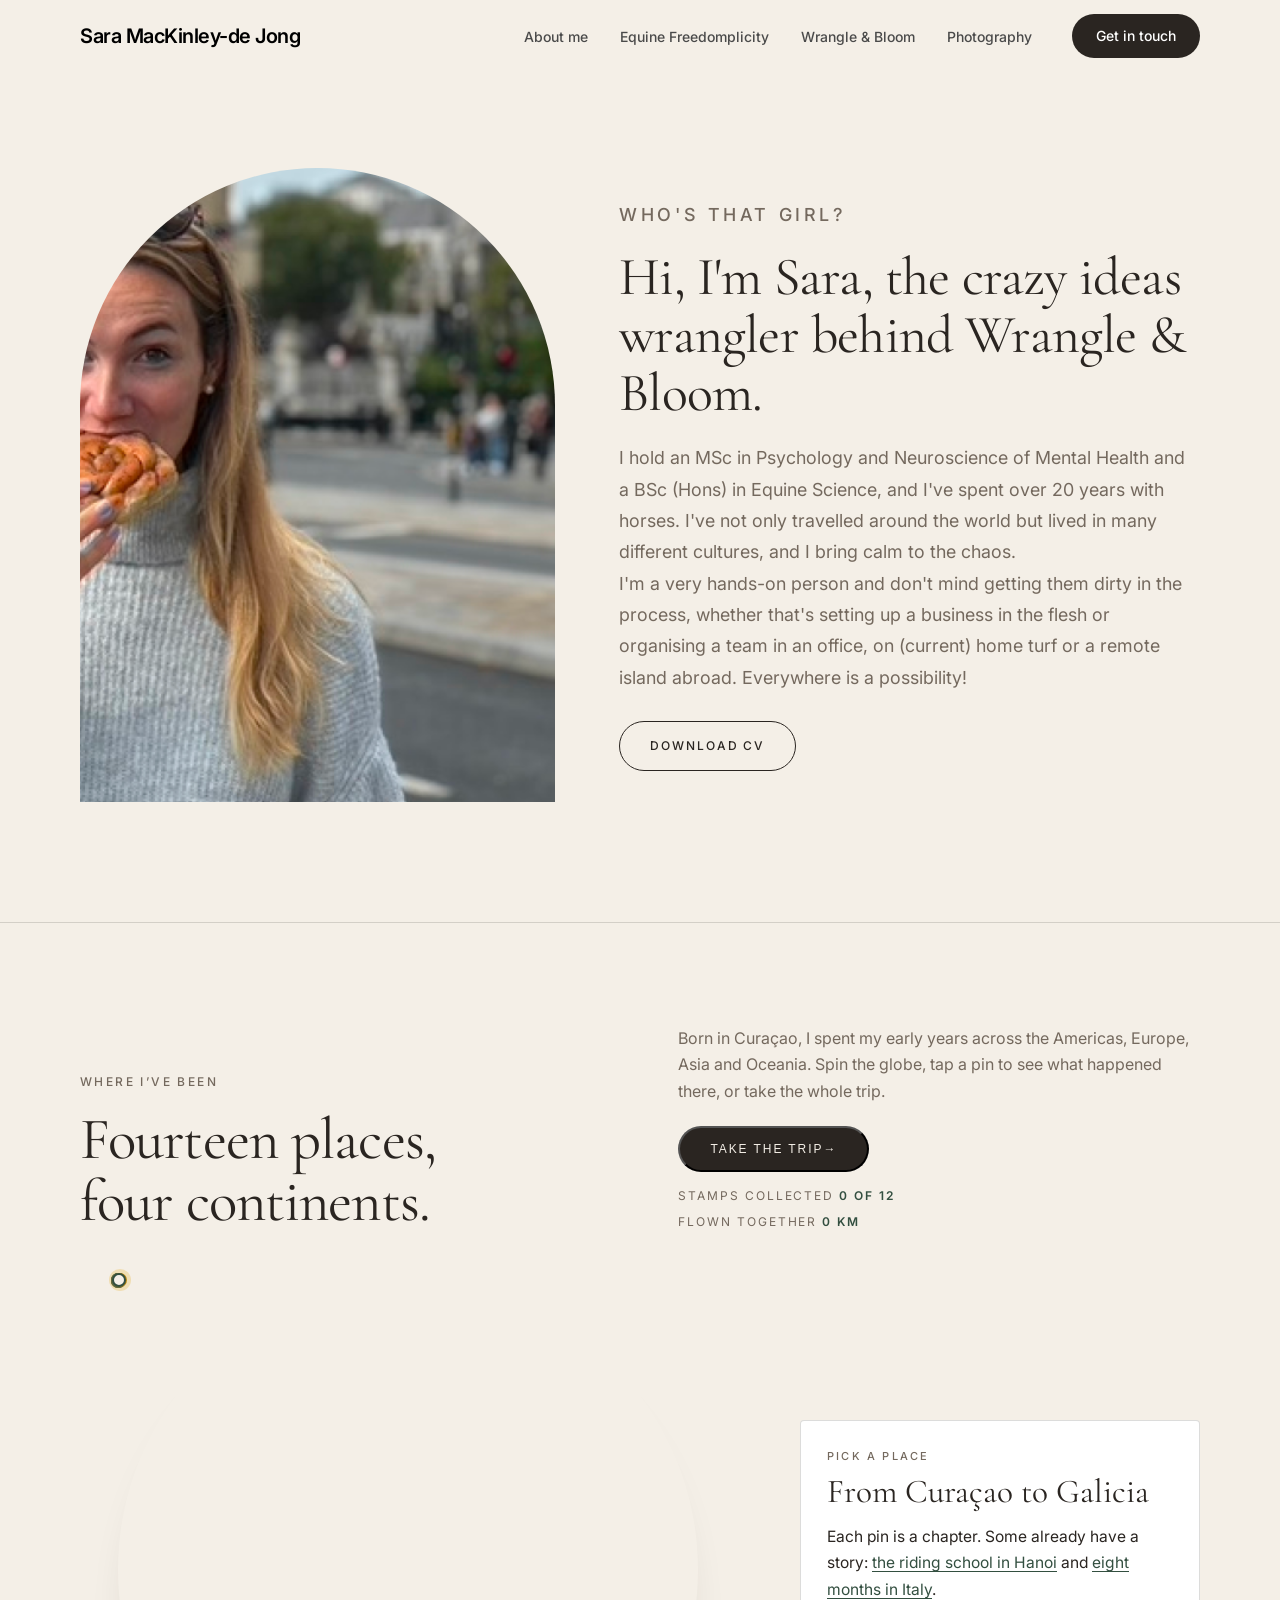
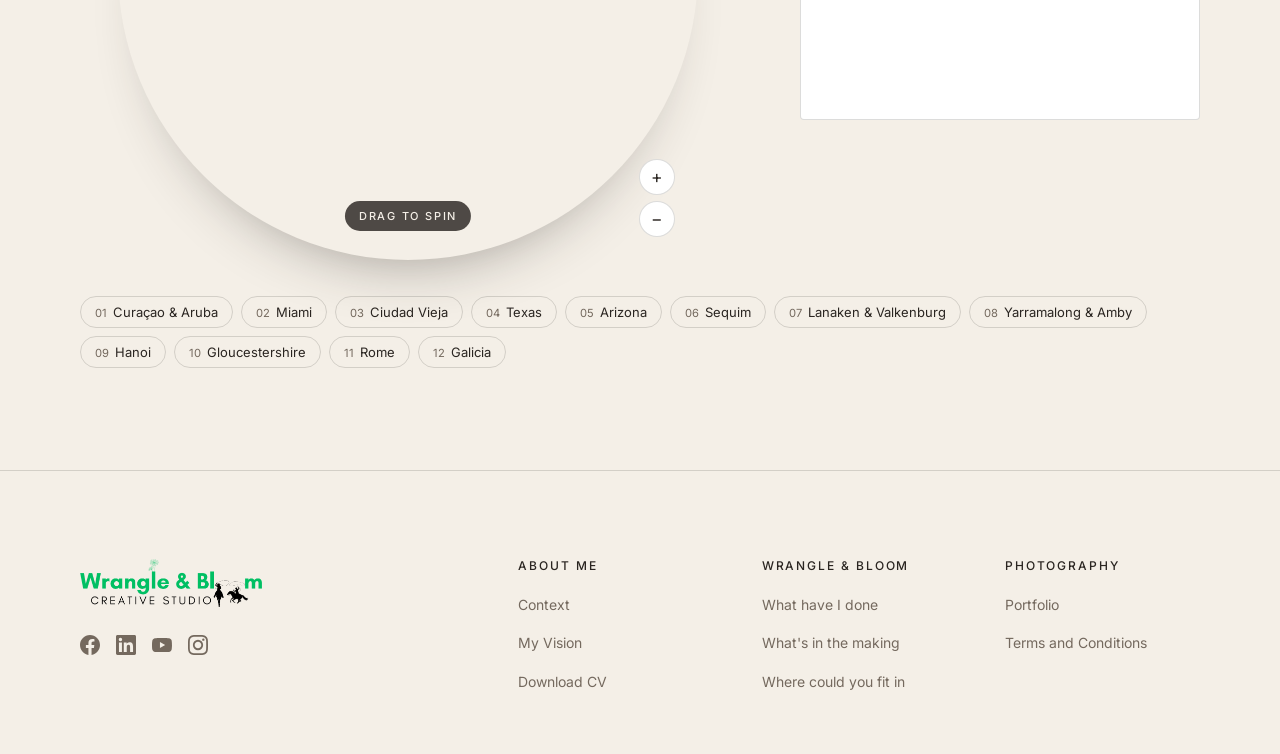
<file: about.html>
<!DOCTYPE html>
<html lang="en">
<head>
  <meta charset="UTF-8">
  <meta name="viewport" content="width=device-width, initial-scale=1.0">
  <link rel="icon" href="favicon.png" type="image/png" sizes="32x32">
  <title>About me — Sara MacKinley-de Jong</title>
  <meta name="description" content="Meet Sara MacKinley-de Jong: MSc in Psychology and Neuroscience of Mental Health, BSc in Equine Science, and 20+ years with horses on four continents.">
  <link rel="canonical" href="https://wrangle-and-bloom-website.vercel.app/about.html">
  <meta property="og:type" content="profile">
  <meta property="og:site_name" content="Sara MacKinley-de Jong">
  <meta property="og:locale" content="en_GB">
  <meta property="og:title" content="About me — Sara MacKinley-de Jong">
  <meta property="og:description" content="Meet Sara MacKinley-de Jong: MSc in Psychology and Neuroscience of Mental Health, BSc in Equine Science, and 20+ years with horses on four continents.">
  <meta property="og:url" content="https://wrangle-and-bloom-website.vercel.app/about.html">
  <meta property="og:image" content="https://wrangle-and-bloom-website.vercel.app/og/about.jpg">
  <meta property="og:image:width" content="1200">
  <meta property="og:image:height" content="630">
  <meta property="og:image:alt" content="Sara MacKinley-de Jong in a city street">
  <meta name="twitter:card" content="summary_large_image">
  <script type="application/ld+json">
{
    "@context": "https://schema.org",
    "@type": "Person",
    "name": "Sara MacKinley-de Jong",
    "url": "https://wrangle-and-bloom-website.vercel.app/about.html",
    "image": "https://wrangle-and-bloom-website.vercel.app/og/about.jpg",
    "email": "wrangleandbloom@gmail.com",
    "knowsLanguage": [
      "en",
      "nl",
      "es",
      "it"
    ],
    "hasCredential": [
      {
        "@type": "EducationalOccupationalCredential",
        "name": "MSc Psychology and Neuroscience of Mental Health"
      },
      {
        "@type": "EducationalOccupationalCredential",
        "name": "BSc (Hons) Equine Science"
      }
    ],
    "brand": [
      {
        "@type": "Brand",
        "name": "Equine Freedomplicity"
      },
      {
        "@type": "Brand",
        "name": "Wrangle & Bloom"
      }
    ]
  }
  </script>
  <link rel="preconnect" href="https://fonts.googleapis.com">
  <link rel="preconnect" href="https://fonts.gstatic.com" crossorigin>
  <link href="https://fonts.googleapis.com/css2?family=Cormorant+Garamond:ital,wght@0,400;0,500;1,400;1,500&family=Inter:wght@300;400;500;600;700&display=swap" rel="stylesheet">
  <link rel="stylesheet" href="styles.css">
  <link rel="stylesheet" href="home.css">
  <link rel="stylesheet" href="about-map.css">
  <script src="vendor/swup.umd.js" defer></script>
  <script src="site.js"></script>
</head>
<body class="home">
<div id="swup">

  <!-- Navigation -->
  <nav class="nav" id="nav">
    <div class="nav__inner">
      <a href="index.html" class="nav__logo">Sara MacKinley-de Jong</a>
      <button class="nav__toggle" aria-label="Toggle menu" id="navToggle">
        <span></span>
        <span></span>
        <span></span>
      </button>
      <div class="nav__right" id="navMenu">
        <ul class="nav__links">
          <li><a href="about.html" class="nav__links--active">About me</a></li>
          <li><a href="equine.html">Equine Freedomplicity</a></li>
          <li><a href="wrangle-and-bloom.html">Wrangle &amp; Bloom</a></li>
          <li><a href="photography.html">Photography</a></li>
        </ul>
        <a href="contact.html" class="nav__cta">Get in touch</a>
      </div>
    </div>
  </nav>

  <section class="about-page">
    <div class="container">
      <div class="about-page__split">
        <div class="about-page__photo reveal">
          <img src="sara1.png" alt="Sara MacKinley-de Jong eating a pastry on a city street">
        </div>
        <div class="about-page__copy reveal reveal--d1">
          <p class="home-label">Who's that girl?</p>
          <h1 class="about-page__title">Hi, I'm Sara, the crazy ideas wrangler behind Wrangle &amp; Bloom.</h1>
          <p>I hold an MSc in Psychology and Neuroscience of Mental Health and a BSc (Hons) in Equine Science, and I've spent over 20 years with horses. I've not only travelled around the world but lived in many different cultures, and I bring calm to the chaos.</p>
          <p>I'm a very hands-on person and don't mind getting them dirty in the process, whether that's setting up a business in the flesh or organising a team in an office, on (current) home turf or a remote island abroad. Everywhere is a possibility!</p>
          <a class="home-btn home-btn--outline about-page__cv" href="sara-de-jong-cv-2026.pdf" download="Sara MacKinley-de Jong CV 2026.pdf">Download CV</a>
        </div>
      </div>
    </div>
  </section>

  <!-- Where I've been: a globe you can spin. Places, text and story links live in about-map.js -->
  <section class="about-map" id="aboutMap" aria-labelledby="aboutMapTitle">
    <div class="container">
      <div class="about-map__head">
        <div class="reveal">
          <p class="home-label">Where I&rsquo;ve been</p>
          <h2 class="about-map__title" id="aboutMapTitle">Fourteen places, four continents.</h2>
        </div>
        <div class="about-map__intro reveal reveal--d1">
          <p>Born in Curaçao, I spent my early years across the Americas, Europe, Asia and Oceania. Spin the globe, tap a pin to see what happened there, or take the whole trip.</p>
          <div class="about-map__controls">
            <button type="button" class="home-btn about-map__tour">Take the trip <span aria-hidden="true">&rarr;</span></button>
            <p class="about-map__stamps"><span>Stamps collected <strong data-stamps>0 of 12</strong></span><span>Flown together <strong data-km>0 km</strong></span></p>
          </div>
        </div>
      </div>

      <div class="about-map__stage reveal">
        <div class="about-map__map">
          <img class="about-map__dots" src="about/world-dots.svg" alt="" width="1180" height="518">
          <canvas class="about-map__globe" aria-hidden="true"></canvas>
        </div>

        <article class="about-map__card" aria-live="polite">
          <div class="about-map__card-body">
            <p class="about-map__stop">Pick a place</p>
            <h3 class="about-map__place">From Curaçao to Galicia</h3>
            <p class="about-map__text">Each pin is a chapter. Some already have a story: <a href="vietnam-riding-school.html">the riding school in Hanoi</a> and <a href="wrangle-and-bloom.html#italy">eight months in Italy</a>.</p>
          </div>
        </article>
      </div>

      <ol class="about-map__list" aria-label="All places">
        <li>Curaçao &amp; Aruba</li><li>Miami, USA</li><li>Ciudad Vieja, Guatemala</li><li>Texas, USA</li><li>Arizona, USA</li><li>Sequim, Washington State, USA</li><li>Lanaken, Belgium &amp; Valkenburg, Netherlands</li><li>Yarramalong &amp; Amby, Australia</li><li><a href="vietnam-riding-school.html">Hanoi, Vietnam</a></li><li>Gloucestershire, UK</li><li><a href="wrangle-and-bloom.html#italy">Rome, Italy</a></li><li>Galicia, Spain</li>
      </ol>
    </div>
  </section>

  <!-- Footer -->
  <footer class="footer">
    <div class="container">
      <div class="footer__grid">

        <div class="footer__brand">
          <div class="footer__logo-block">
            <img src="Logo/logo.png" alt="Wrangle &amp; Bloom Creative Studio" class="footer__logo-img">
          </div>
          <div class="footer__socials">
            <a href="#" aria-label="Facebook">
              <svg width="20" height="20" viewBox="0 0 24 24" fill="currentColor"><path d="M24 12.073c0-6.627-5.373-12-12-12s-12 5.373-12 12c0 5.99 4.388 10.954 10.125 11.854v-8.385H7.078v-3.47h3.047V9.43c0-3.007 1.792-4.669 4.533-4.669 1.312 0 2.686.235 2.686.235v2.953H15.83c-1.491 0-1.956.925-1.956 1.874v2.25h3.328l-.532 3.47h-2.796v8.385C19.612 23.027 24 18.062 24 12.073z"/></svg>
            </a>
            <a href="#" aria-label="LinkedIn">
              <svg width="20" height="20" viewBox="0 0 24 24" fill="currentColor"><path d="M20.447 20.452h-3.554v-5.569c0-1.328-.027-3.037-1.852-3.037-1.853 0-2.136 1.445-2.136 2.939v5.667H9.351V9h3.414v1.561h.046c.477-.9 1.637-1.85 3.37-1.85 3.601 0 4.267 2.37 4.267 5.455v6.286zM5.337 7.433a2.062 2.062 0 01-2.063-2.065 2.064 2.064 0 112.063 2.065zm1.782 13.019H3.555V9h3.564v11.452zM22.225 0H1.771C.792 0 0 .774 0 1.729v20.542C0 23.227.792 24 1.771 24h20.451C23.2 24 24 23.227 24 22.271V1.729C24 .774 23.2 0 22.222 0h.003z"/></svg>
            </a>
            <a href="#" aria-label="YouTube">
              <svg width="20" height="20" viewBox="0 0 24 24" fill="currentColor"><path d="M23.498 6.186a3.016 3.016 0 00-2.122-2.136C19.505 3.545 12 3.545 12 3.545s-7.505 0-9.377.505A3.017 3.017 0 00.502 6.186C0 8.07 0 12 0 12s0 3.93.502 5.814a3.016 3.016 0 002.122 2.136c1.871.505 9.376.505 9.376.505s7.505 0 9.377-.505a3.015 3.015 0 002.122-2.136C24 15.93 24 12 24 12s0-3.93-.502-5.814zM9.545 15.568V8.432L15.818 12l-6.273 3.568z"/></svg>
            </a>
            <a href="#" aria-label="Instagram">
              <svg width="20" height="20" viewBox="0 0 24 24" fill="currentColor"><path d="M12 0C8.74 0 8.333.015 7.053.072 5.775.132 4.905.333 4.14.63c-.789.306-1.459.717-2.126 1.384S.935 3.35.63 4.14C.333 4.905.131 5.775.072 7.053.012 8.333 0 8.74 0 12s.015 3.667.072 4.947c.06 1.277.261 2.148.558 2.913.306.788.717 1.459 1.384 2.126.667.666 1.336 1.079 2.126 1.384.766.296 1.636.499 2.913.558C8.333 23.988 8.74 24 12 24s3.667-.015 4.947-.072c1.277-.06 2.148-.262 2.913-.558.788-.306 1.459-.718 2.126-1.384.666-.667 1.079-1.335 1.384-2.126.296-.765.499-1.636.558-2.913.06-1.28.072-1.687.072-4.947s-.015-3.667-.072-4.947c-.06-1.277-.262-2.149-.558-2.913-.306-.789-.718-1.459-1.384-2.126C21.319 1.347 20.651.935 19.86.63c-.765-.297-1.636-.499-2.913-.558C15.667.012 15.26 0 12 0zm0 2.16c3.203 0 3.585.016 4.85.071 1.17.055 1.805.249 2.227.415.562.217.96.477 1.382.896.419.42.679.819.896 1.381.164.422.36 1.057.413 2.227.057 1.266.07 1.646.07 4.85s-.015 3.585-.074 4.85c-.061 1.17-.256 1.805-.421 2.227-.224.562-.479.96-.899 1.382-.419.419-.824.679-1.38.896-.42.164-1.065.36-2.235.413-1.274.057-1.649.07-4.859.07-3.211 0-3.586-.015-4.859-.074-1.171-.061-1.816-.256-2.236-.421-.569-.224-.96-.479-1.379-.899-.421-.419-.69-.824-.9-1.38-.165-.42-.359-1.065-.42-2.235-.045-1.26-.061-1.649-.061-4.844 0-3.196.016-3.586.061-4.861.061-1.17.255-1.814.42-2.234.21-.57.479-.96.9-1.381.419-.419.81-.689 1.379-.898.42-.166 1.051-.361 2.221-.421 1.275-.045 1.65-.06 4.859-.06l.045.03zm0 3.678a6.162 6.162 0 100 12.324 6.162 6.162 0 100-12.324zM12 16c-2.21 0-4-1.79-4-4s1.79-4 4-4 4 1.79 4 4-1.79 4-4 4zm7.846-10.405a1.441 1.441 0 11-2.882 0 1.441 1.441 0 012.882 0z"/></svg>
            </a>
          </div>
        </div>

        <div class="footer__col">
          <h4 class="footer__col-title">About me</h4>
          <ul class="footer__col-links">
            <li><a href="about.html">Context</a></li>
            <li><a href="about.html">My Vision</a></li>
            <li><a href="sara-de-jong-cv-2026.pdf" download="Sara MacKinley-de Jong CV 2026.pdf">Download CV</a></li>
          </ul>
        </div>

        <div class="footer__col">
          <h4 class="footer__col-title">Wrangle &amp; Bloom</h4>
          <ul class="footer__col-links">
            <li><a href="wrangle-and-bloom.html#done">What have I done</a></li>
            <li><a href="wrangle-and-bloom.html#next">What's in the making</a></li>
            <li><a href="wrangle-and-bloom.html#fit">Where could you fit in</a></li>
          </ul>
        </div>

        <div class="footer__col">
          <h4 class="footer__col-title">Photography</h4>
          <ul class="footer__col-links">
            <li><a href="photography.html">Portfolio</a></li>
            <li><a href="#">Terms and Conditions</a></li>
          </ul>
        </div>

      </div>
    </div>
  </footer>

  <script src="about/globe-dots.js" defer data-once></script>
  <script src="about-map.js" defer></script>
</div>

</body>
</html>
</file>
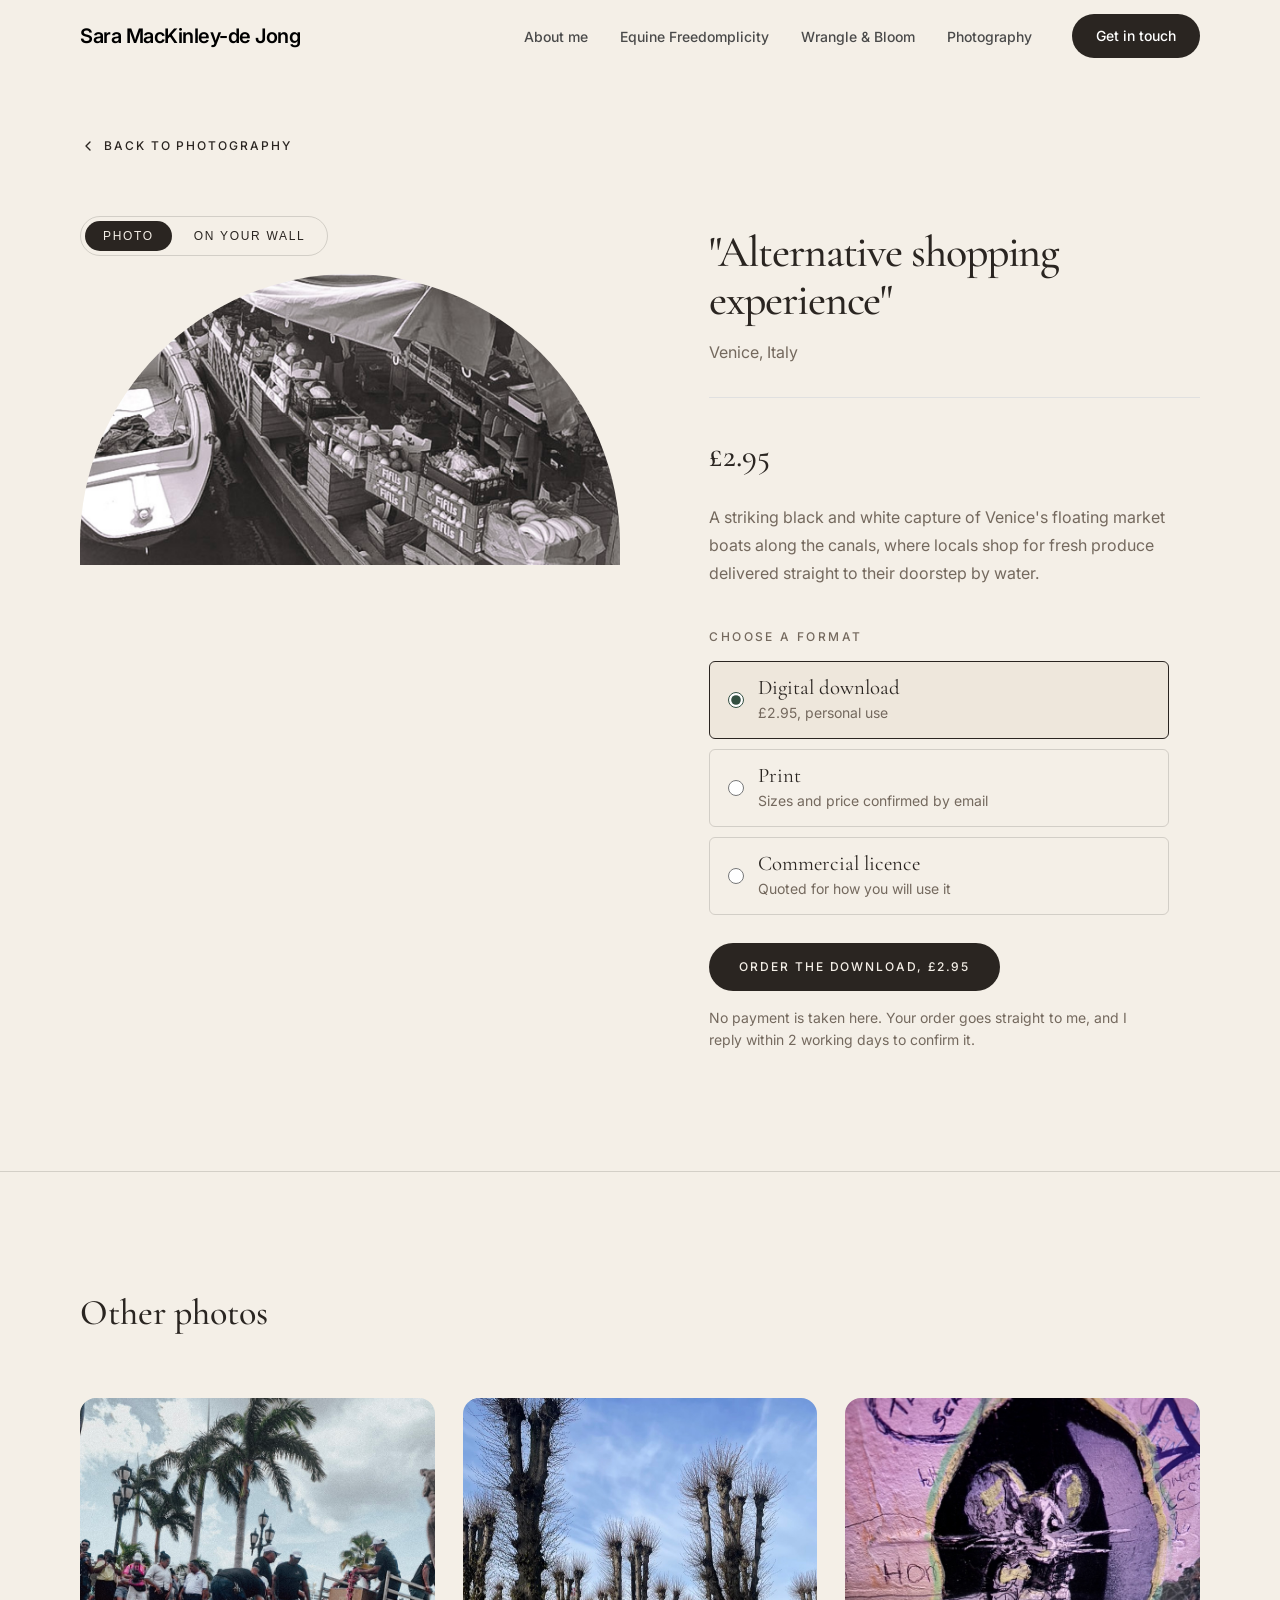
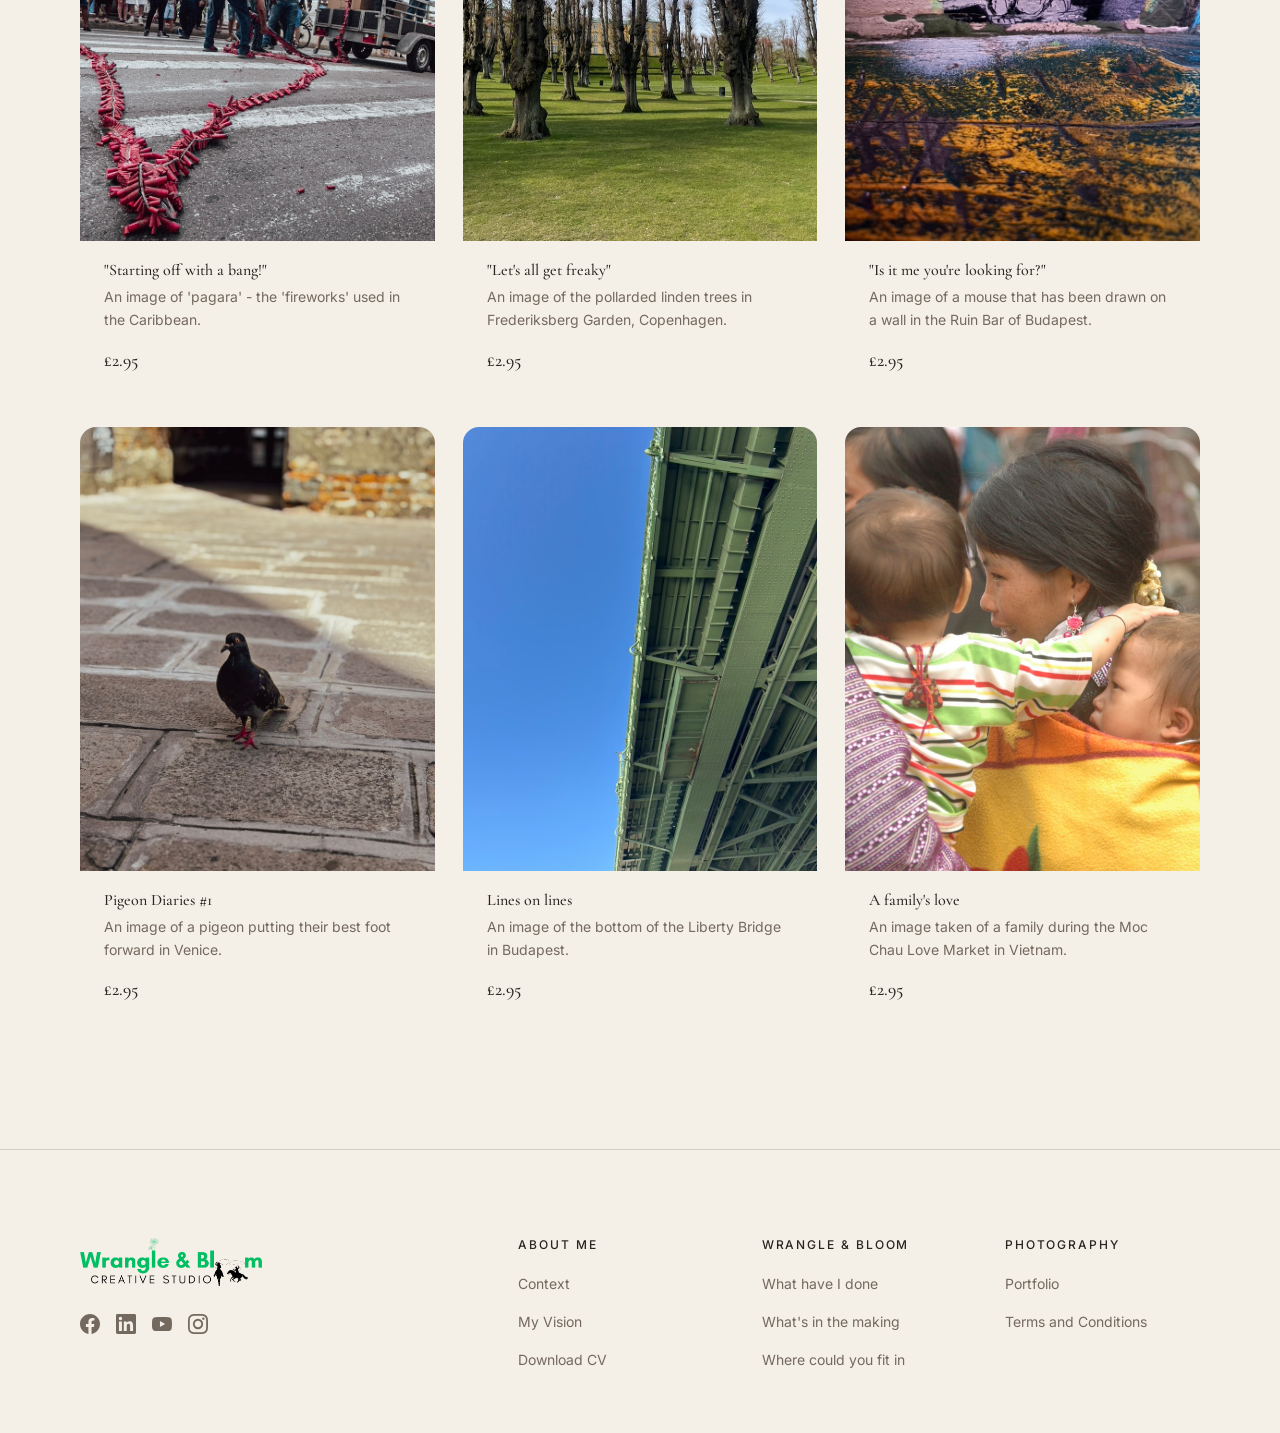
<file: alt-shopping-exp.html>
<!DOCTYPE html>
<html lang="en">
<head>
  <meta charset="UTF-8">
  <meta name="viewport" content="width=device-width, initial-scale=1.0">
  <link rel="icon" href="favicon.png" type="image/png" sizes="32x32">
  <title>"Alternative shopping experience" — Sara MacKinley-de Jong</title>
  <meta name="description" content="“Alternative shopping experience”: Venice’s floating market boats in black and white. A photo print by Sara MacKinley-de Jong.">
  <link rel="canonical" href="https://wrangle-and-bloom-website.vercel.app/alt-shopping-exp.html">
  <meta property="og:type" content="website">
  <meta property="og:site_name" content="Sara MacKinley-de Jong">
  <meta property="og:locale" content="en_GB">
  <meta property="og:title" content="&quot;Alternative shopping experience&quot; — Sara MacKinley-de Jong">
  <meta property="og:description" content="“Alternative shopping experience”: Venice’s floating market boats in black and white. A photo print by Sara MacKinley-de Jong.">
  <meta property="og:url" content="https://wrangle-and-bloom-website.vercel.app/alt-shopping-exp.html">
  <meta property="og:image" content="https://wrangle-and-bloom-website.vercel.app/og/alt-shopping-exp.jpg">
  <meta property="og:image:width" content="1200">
  <meta property="og:image:height" content="630">
  <meta property="og:image:alt" content="Floating market boats on a Venice canal, in black and white">
  <meta name="twitter:card" content="summary_large_image">
  <link rel="preconnect" href="https://fonts.googleapis.com">
  <link rel="preconnect" href="https://fonts.gstatic.com" crossorigin>
  <link href="https://fonts.googleapis.com/css2?family=Cormorant+Garamond:ital,wght@0,400;0,500;1,400;1,500&family=Inter:wght@300;400;500;600;700&display=swap" rel="stylesheet">
  <link rel="stylesheet" href="styles.css">
  <link rel="stylesheet" href="photo-detail.css">
  <link rel="stylesheet" href="home.css">
  <script src="vendor/swup.umd.js" defer></script>
  <script src="site.js"></script>
</head>
<body class="home">
<div id="swup">

  <nav class="nav" id="nav">
    <div class="nav__inner">
      <a href="index.html" class="nav__logo">Sara MacKinley-de Jong</a>
      <button class="nav__toggle" aria-label="Toggle menu" id="navToggle">
        <span></span><span></span><span></span>
      </button>
      <div class="nav__right" id="navMenu">
        <ul class="nav__links">
          <li><a href="about.html">About me</a></li>
          <li><a href="equine.html">Equine Freedomplicity</a></li>
          <li><a href="wrangle-and-bloom.html">Wrangle &amp; Bloom</a></li>
          <li><a href="photography.html">Photography</a></li>
        </ul>
        <a href="contact.html" class="nav__cta">Get in touch</a>
      </div>
    </div>
  </nav>

  <section class="product">
    <div class="container">
      <a href="photography.html" class="product__back reveal">
        <svg width="16" height="16" viewBox="0 0 24 24" fill="none" stroke="currentColor" stroke-width="2" stroke-linecap="round" stroke-linejoin="round"><polyline points="15 18 9 12 15 6"/></svg>
        Back to Photography
      </a>
      <div class="product__split">
        <div class="product__image-col reveal">
          <div class="product__frame">
            <img src="alt_shopping_exp.png" alt="Alternative shopping experience - Venice canal market" class="product__image">
          </div>
        </div>
        <div class="product__details reveal reveal--d1">
          <h1 class="product__title">"Alternative shopping experience"</h1>
          <p class="product__location">Venice, Italy</p>
          <p class="product__price">£2.95</p>
          <p class="product__desc">A striking black and white capture of Venice's floating market boats along the canals, where locals shop for fresh produce delivered straight to their doorstep by water.</p>
          <a class="product__add-btn" href="contact.html?service=photography" data-order>Order this photo</a>
        </div>
      </div>
    </div>
  </section>

  <section class="section related" id="related">
    <div class="container">
      <h2 class="related__heading reveal">Other photos</h2>
      <div class="related__grid">

        <article class="related-card reveal">
          <div class="related-card__image-wrapper">
            <img src="Photos/starting_bang.jpg" alt="Firecrackers" class="related-card__image" loading="lazy">
          </div>
          <div class="related-card__body">
            <h3 class="related-card__title">"Starting off with a bang!"</h3>
            <p class="related-card__desc">An image of 'pagara' - the 'fireworks' used in the Caribbean.</p>
            <span class="related-card__price">£2.95</span>
          </div>
        </article>

        <article class="related-card reveal reveal--d1">
          <div class="related-card__image-wrapper">
            <img src="Photos/freaky.jpg" alt="Pollarded trees" class="related-card__image" loading="lazy">
          </div>
          <div class="related-card__body">
            <h3 class="related-card__title">"Let's all get freaky"</h3>
            <p class="related-card__desc">An image of the pollarded linden trees in Frederiksberg Garden, Copenhagen.</p>
            <span class="related-card__price">£2.95</span>
          </div>
        </article>

        <article class="related-card reveal reveal--d2">
          <div class="related-card__image-wrapper">
            <img src="Photos/is_it_me.jpg" alt="Mouse street art" class="related-card__image" loading="lazy">
          </div>
          <div class="related-card__body">
            <h3 class="related-card__title">"Is it me you're looking for?"</h3>
            <p class="related-card__desc">An image of a mouse that has been drawn on a wall in the Ruin Bar of Budapest.</p>
            <span class="related-card__price">£2.95</span>
          </div>
        </article>

        <article class="related-card reveal">
          <div class="related-card__image-wrapper">
            <img src="Photos/pigeon.jpg" alt="Pigeon in Venice" class="related-card__image" loading="lazy">
          </div>
          <div class="related-card__body">
            <h3 class="related-card__title">Pigeon Diaries #1</h3>
            <p class="related-card__desc">An image of a pigeon putting their best foot forward in Venice.</p>
            <span class="related-card__price">£2.95</span>
          </div>
        </article>

        <article class="related-card reveal reveal--d1">
          <div class="related-card__image-wrapper">
            <img src="Photos/lines.jpg" alt="Liberty Bridge underside" class="related-card__image" loading="lazy">
          </div>
          <div class="related-card__body">
            <h3 class="related-card__title">Lines on lines</h3>
            <p class="related-card__desc">An image of the bottom of the Liberty Bridge in Budapest.</p>
            <span class="related-card__price">£2.95</span>
          </div>
        </article>

        <article class="related-card reveal reveal--d2">
          <div class="related-card__image-wrapper">
            <img src="Photos/family_love.jpg" alt="Family at market" class="related-card__image" loading="lazy">
          </div>
          <div class="related-card__body">
            <h3 class="related-card__title">A family's love</h3>
            <p class="related-card__desc">An image taken of a family during the Moc Chau Love Market in Vietnam.</p>
            <span class="related-card__price">£2.95</span>
          </div>
        </article>

      </div>
    </div>
  </section>

  <footer class="footer">
    <div class="container">
      <div class="footer__grid">
        <div class="footer__brand">
          <div class="footer__logo-block">
            <img src="Logo/logo.png" alt="Wrangle &amp; Bloom Creative Studio" class="footer__logo-img">
          </div>
          <div class="footer__socials">
            <a href="#" aria-label="Facebook"><svg width="20" height="20" viewBox="0 0 24 24" fill="currentColor"><path d="M24 12.073c0-6.627-5.373-12-12-12s-12 5.373-12 12c0 5.99 4.388 10.954 10.125 11.854v-8.385H7.078v-3.47h3.047V9.43c0-3.007 1.792-4.669 4.533-4.669 1.312 0 2.686.235 2.686.235v2.953H15.83c-1.491 0-1.956.925-1.956 1.874v2.25h3.328l-.532 3.47h-2.796v8.385C19.612 23.027 24 18.062 24 12.073z"/></svg></a>
            <a href="#" aria-label="LinkedIn"><svg width="20" height="20" viewBox="0 0 24 24" fill="currentColor"><path d="M20.447 20.452h-3.554v-5.569c0-1.328-.027-3.037-1.852-3.037-1.853 0-2.136 1.445-2.136 2.939v5.667H9.351V9h3.414v1.561h.046c.477-.9 1.637-1.85 3.37-1.85 3.601 0 4.267 2.37 4.267 5.455v6.286zM5.337 7.433a2.062 2.062 0 01-2.063-2.065 2.064 2.064 0 112.063 2.065zm1.782 13.019H3.555V9h3.564v11.452zM22.225 0H1.771C.792 0 0 .774 0 1.729v20.542C0 23.227.792 24 1.771 24h20.451C23.2 24 24 23.227 24 22.271V1.729C24 .774 23.2 0 22.222 0h.003z"/></svg></a>
            <a href="#" aria-label="YouTube"><svg width="20" height="20" viewBox="0 0 24 24" fill="currentColor"><path d="M23.498 6.186a3.016 3.016 0 00-2.122-2.136C19.505 3.545 12 3.545 12 3.545s-7.505 0-9.377.505A3.017 3.017 0 00.502 6.186C0 8.07 0 12 0 12s0 3.93.502 5.814a3.016 3.016 0 002.122 2.136c1.871.505 9.376.505 9.376.505s7.505 0 9.377-.505a3.015 3.015 0 002.122-2.136C24 15.93 24 12 24 12s0-3.93-.502-5.814zM9.545 15.568V8.432L15.818 12l-6.273 3.568z"/></svg></a>
            <a href="#" aria-label="Instagram"><svg width="20" height="20" viewBox="0 0 24 24" fill="currentColor"><path d="M12 0C8.74 0 8.333.015 7.053.072 5.775.132 4.905.333 4.14.63c-.789.306-1.459.717-2.126 1.384S.935 3.35.63 4.14C.333 4.905.131 5.775.072 7.053.012 8.333 0 8.74 0 12s.015 3.667.072 4.947c.06 1.277.261 2.148.558 2.913.306.788.717 1.459 1.384 2.126.667.666 1.336 1.079 2.126 1.384.766.296 1.636.499 2.913.558C8.333 23.988 8.74 24 12 24s3.667-.015 4.947-.072c1.277-.06 2.148-.262 2.913-.558.788-.306 1.459-.718 2.126-1.384.666-.667 1.079-1.335 1.384-2.126.296-.765.499-1.636.558-2.913.06-1.28.072-1.687.072-4.947s-.015-3.667-.072-4.947c-.06-1.277-.262-2.149-.558-2.913-.306-.789-.718-1.459-1.384-2.126C21.319 1.347 20.651.935 19.86.63c-.765-.297-1.636-.499-2.913-.558C15.667.012 15.26 0 12 0zm0 2.16c3.203 0 3.585.016 4.85.071 1.17.055 1.805.249 2.227.415.562.217.96.477 1.382.896.419.42.679.819.896 1.381.164.422.36 1.057.413 2.227.057 1.266.07 1.646.07 4.85s-.015 3.585-.074 4.85c-.061 1.17-.256 1.805-.421 2.227-.224.562-.479.96-.899 1.382-.419.419-.824.679-1.38.896-.42.164-1.065.36-2.235.413-1.274.057-1.649.07-4.859.07-3.211 0-3.586-.015-4.859-.074-1.171-.061-1.816-.256-2.236-.421-.569-.224-.96-.479-1.379-.899-.421-.419-.69-.824-.9-1.38-.165-.42-.359-1.065-.42-2.235-.045-1.26-.061-1.649-.061-4.844 0-3.196.016-3.586.061-4.861.061-1.17.255-1.814.42-2.234.21-.57.479-.96.9-1.381.419-.419.81-.689 1.379-.898.42-.166 1.051-.361 2.221-.421 1.275-.045 1.65-.06 4.859-.06l.045.03zm0 3.678a6.162 6.162 0 100 12.324 6.162 6.162 0 100-12.324zM12 16c-2.21 0-4-1.79-4-4s1.79-4 4-4 4 1.79 4 4-1.79 4-4 4zm7.846-10.405a1.441 1.441 0 11-2.882 0 1.441 1.441 0 012.882 0z"/></svg></a>
          </div>
        </div>
        <div class="footer__col">
          <h4 class="footer__col-title">About me</h4>
          <ul class="footer__col-links">
            <li><a href="about.html">Context</a></li>
            <li><a href="about.html">My Vision</a></li>
            <li><a href="sara-de-jong-cv-2026.pdf" download="Sara MacKinley-de Jong CV 2026.pdf">Download CV</a></li>
          </ul>
        </div>
        <div class="footer__col">
          <h4 class="footer__col-title">Wrangle &amp; Bloom</h4>
          <ul class="footer__col-links">
            <li><a href="wrangle-and-bloom.html#done">What have I done</a></li>
            <li><a href="wrangle-and-bloom.html#next">What's in the making</a></li>
            <li><a href="wrangle-and-bloom.html#fit">Where could you fit in</a></li>
          </ul>
        </div>
        <div class="footer__col">
          <h4 class="footer__col-title">Photography</h4>
          <ul class="footer__col-links">
            <li><a href="photography.html">Portfolio</a></li>
            <li><a href="#">Terms and Conditions</a></li>
          </ul>
        </div>
      </div>
    </div>
  </footer>

  <script src="product.js" defer></script>

</div>

</body>
</html>
</file>
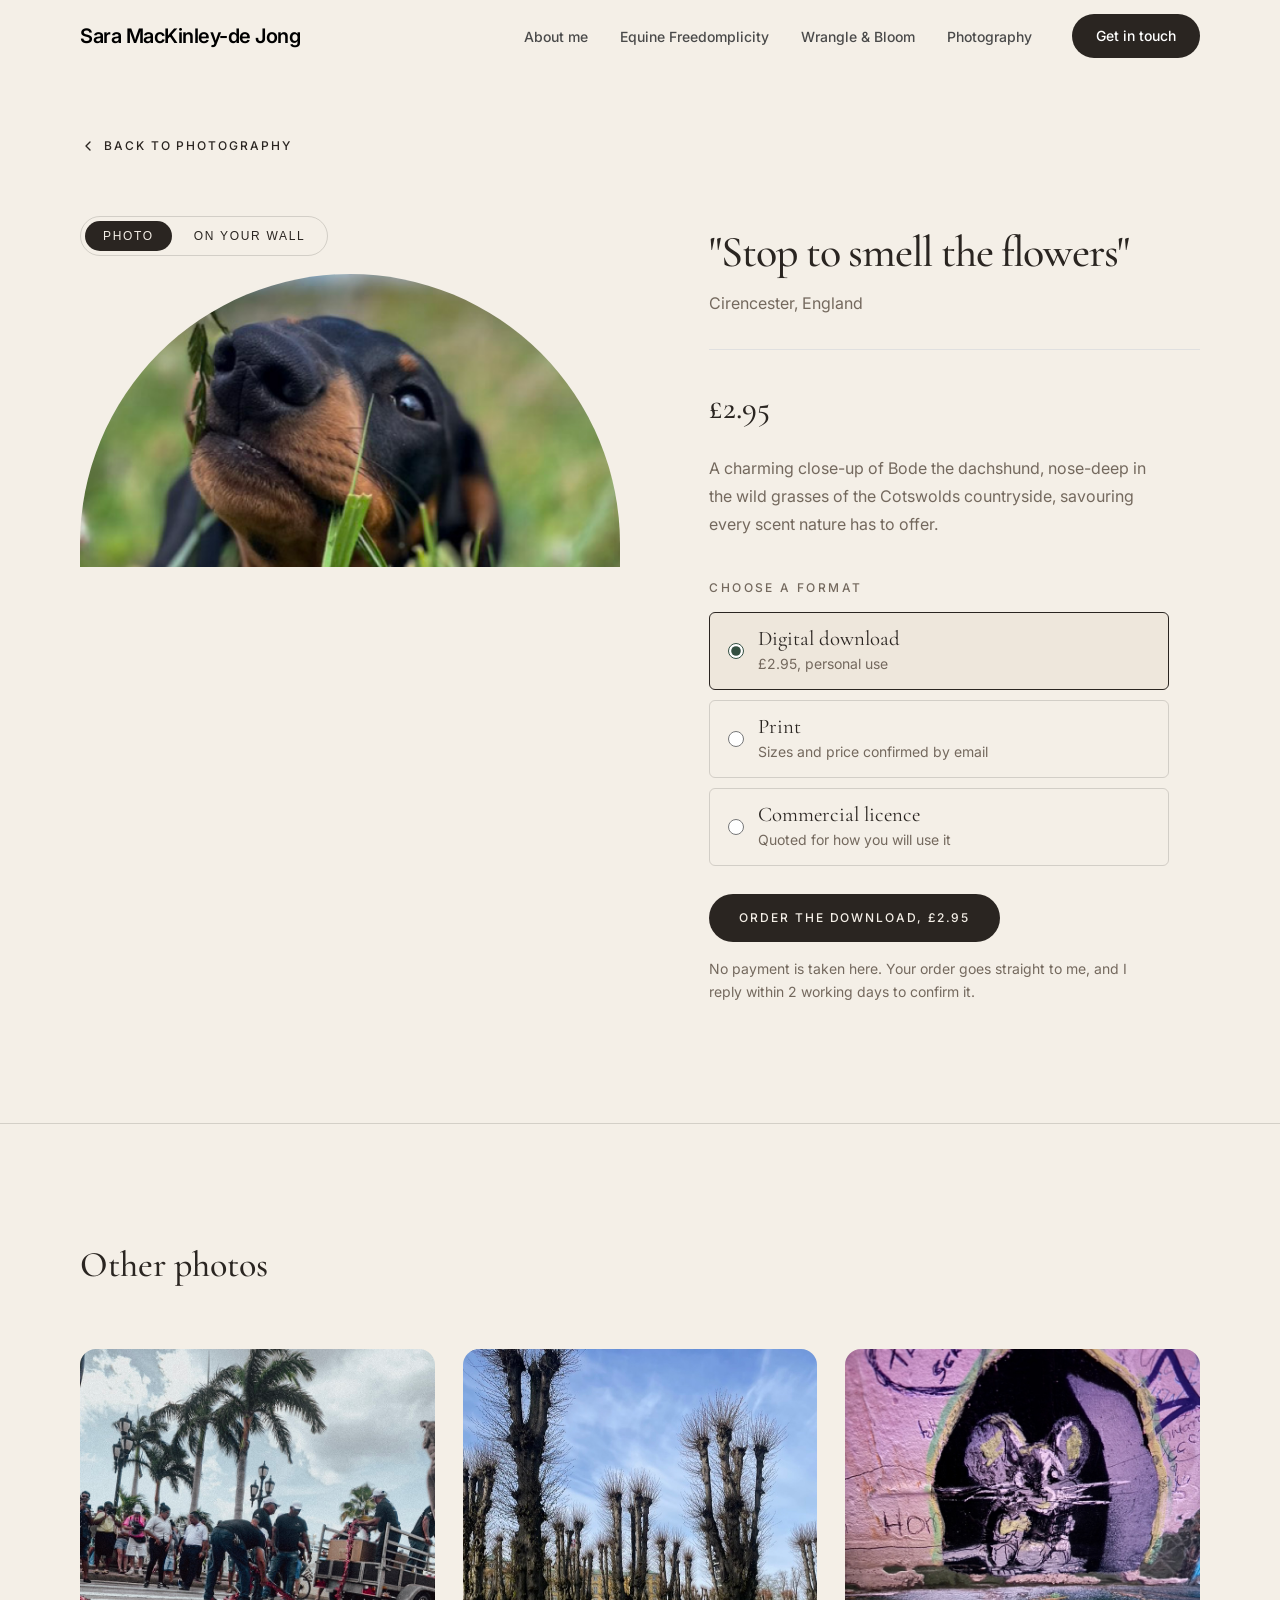
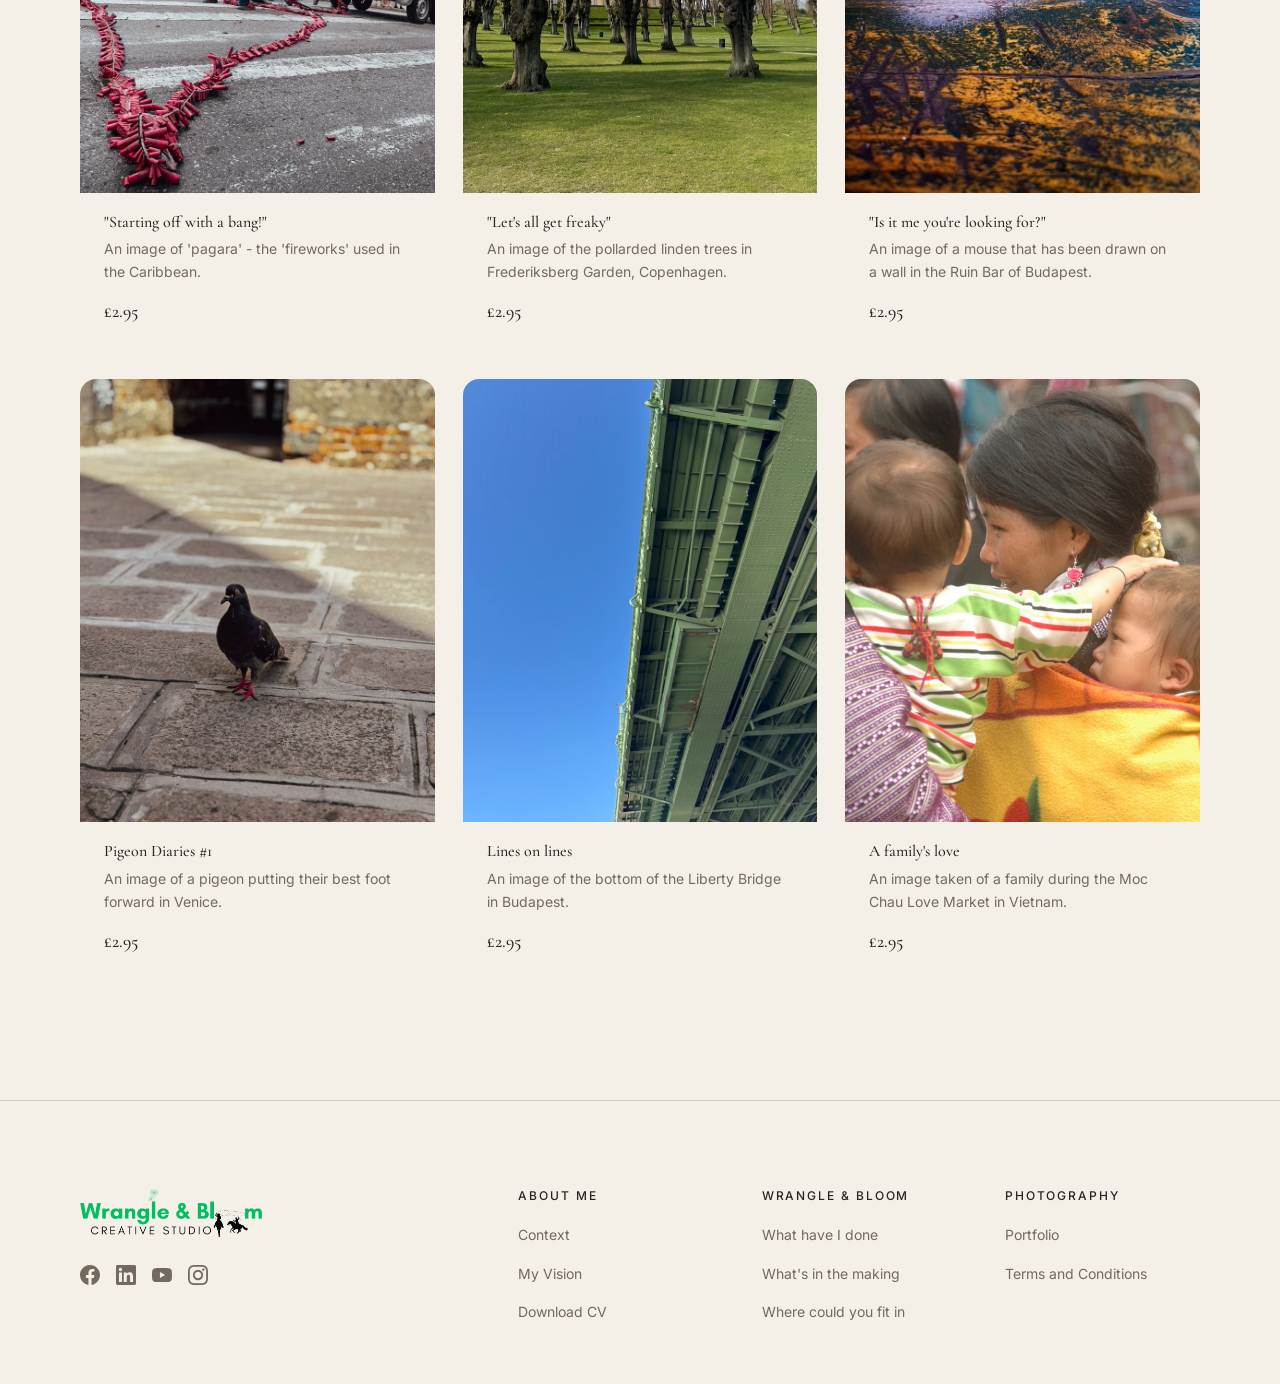
<file: bode.html>
<!DOCTYPE html>
<html lang="en">
<head>
  <meta charset="UTF-8">
  <meta name="viewport" content="width=device-width, initial-scale=1.0">
  <link rel="icon" href="favicon.png" type="image/png" sizes="32x32">
  <title>"Stop to smell the flowers" — Sara MacKinley-de Jong</title>
  <meta name="description" content="“Stop to smell the flowers”: Bode the dachshund nose-deep in Cotswolds grasses. A photo print by Sara MacKinley-de Jong.">
  <link rel="canonical" href="https://wrangle-and-bloom-website.vercel.app/bode.html">
  <meta property="og:type" content="website">
  <meta property="og:site_name" content="Sara MacKinley-de Jong">
  <meta property="og:locale" content="en_GB">
  <meta property="og:title" content="&quot;Stop to smell the flowers&quot; — Sara MacKinley-de Jong">
  <meta property="og:description" content="“Stop to smell the flowers”: Bode the dachshund nose-deep in Cotswolds grasses. A photo print by Sara MacKinley-de Jong.">
  <meta property="og:url" content="https://wrangle-and-bloom-website.vercel.app/bode.html">
  <meta property="og:image" content="https://wrangle-and-bloom-website.vercel.app/og/bode.jpg">
  <meta property="og:image:width" content="1200">
  <meta property="og:image:height" content="630">
  <meta property="og:image:alt" content="Bode the dachshund sniffing long grass">
  <meta name="twitter:card" content="summary_large_image">
  <link rel="preconnect" href="https://fonts.googleapis.com">
  <link rel="preconnect" href="https://fonts.gstatic.com" crossorigin>
  <link href="https://fonts.googleapis.com/css2?family=Cormorant+Garamond:ital,wght@0,400;0,500;1,400;1,500&family=Inter:wght@300;400;500;600;700&display=swap" rel="stylesheet">
  <link rel="stylesheet" href="styles.css">
  <link rel="stylesheet" href="photo-detail.css">
  <link rel="stylesheet" href="home.css">
  <script src="vendor/swup.umd.js" defer></script>
  <script src="site.js"></script>
</head>
<body class="home">
<div id="swup">

  <nav class="nav" id="nav">
    <div class="nav__inner">
      <a href="index.html" class="nav__logo">Sara MacKinley-de Jong</a>
      <button class="nav__toggle" aria-label="Toggle menu" id="navToggle">
        <span></span><span></span><span></span>
      </button>
      <div class="nav__right" id="navMenu">
        <ul class="nav__links">
          <li><a href="about.html">About me</a></li>
          <li><a href="equine.html">Equine Freedomplicity</a></li>
          <li><a href="wrangle-and-bloom.html">Wrangle &amp; Bloom</a></li>
          <li><a href="photography.html">Photography</a></li>
        </ul>
        <a href="contact.html" class="nav__cta">Get in touch</a>
      </div>
    </div>
  </nav>

  <section class="product">
    <div class="container">
      <a href="photography.html" class="product__back reveal">
        <svg width="16" height="16" viewBox="0 0 24 24" fill="none" stroke="currentColor" stroke-width="2" stroke-linecap="round" stroke-linejoin="round"><polyline points="15 18 9 12 15 6"/></svg>
        Back to Photography
      </a>
      <div class="product__split">
        <div class="product__image-col reveal">
          <div class="product__frame">
            <img src="bode.png" alt="Stop to smell the flowers - Bode the dachshund in Cirencester" class="product__image">
          </div>
        </div>
        <div class="product__details reveal reveal--d1">
          <h1 class="product__title">"Stop to smell the flowers"</h1>
          <p class="product__location">Cirencester, England</p>
          <p class="product__price">£2.95</p>
          <p class="product__desc">A charming close-up of Bode the dachshund, nose-deep in the wild grasses of the Cotswolds countryside, savouring every scent nature has to offer.</p>
          <a class="product__add-btn" href="contact.html?service=photography" data-order>Order this photo</a>
        </div>
      </div>
    </div>
  </section>

  <section class="section related" id="related">
    <div class="container">
      <h2 class="related__heading reveal">Other photos</h2>
      <div class="related__grid">

        <article class="related-card reveal">
          <div class="related-card__image-wrapper">
            <img src="Photos/starting_bang.jpg" alt="Starting off with a bang!" class="related-card__image" loading="lazy">
          </div>
          <div class="related-card__body">
            <h3 class="related-card__title">"Starting off with a bang!"</h3>
            <p class="related-card__desc">An image of 'pagara' - the 'fireworks' used in the Caribbean.</p>
            <span class="related-card__price">£2.95</span>
          </div>
        </article>

        <article class="related-card reveal reveal--d1">
          <div class="related-card__image-wrapper">
            <img src="Photos/freaky.jpg" alt="Let's all get freaky" class="related-card__image" loading="lazy">
          </div>
          <div class="related-card__body">
            <h3 class="related-card__title">"Let's all get freaky"</h3>
            <p class="related-card__desc">An image of the pollarded linden trees in Frederiksberg Garden, Copenhagen.</p>
            <span class="related-card__price">£2.95</span>
          </div>
        </article>

        <article class="related-card reveal reveal--d2">
          <div class="related-card__image-wrapper">
            <img src="Photos/is_it_me.jpg" alt="Is it me you're looking for?" class="related-card__image" loading="lazy">
          </div>
          <div class="related-card__body">
            <h3 class="related-card__title">"Is it me you're looking for?"</h3>
            <p class="related-card__desc">An image of a mouse that has been drawn on a wall in the Ruin Bar of Budapest.</p>
            <span class="related-card__price">£2.95</span>
          </div>
        </article>

        <article class="related-card reveal">
          <div class="related-card__image-wrapper">
            <img src="Photos/pigeon.jpg" alt="Pigeon Diaries #1" class="related-card__image" loading="lazy">
          </div>
          <div class="related-card__body">
            <h3 class="related-card__title">Pigeon Diaries #1</h3>
            <p class="related-card__desc">An image of a pigeon putting their best foot forward in Venice.</p>
            <span class="related-card__price">£2.95</span>
          </div>
        </article>

        <article class="related-card reveal reveal--d1">
          <div class="related-card__image-wrapper">
            <img src="Photos/lines.jpg" alt="Lines on lines" class="related-card__image" loading="lazy">
          </div>
          <div class="related-card__body">
            <h3 class="related-card__title">Lines on lines</h3>
            <p class="related-card__desc">An image of the bottom of the Liberty Bridge in Budapest.</p>
            <span class="related-card__price">£2.95</span>
          </div>
        </article>

        <article class="related-card reveal reveal--d2">
          <div class="related-card__image-wrapper">
            <img src="Photos/family_love.jpg" alt="A family's love" class="related-card__image" loading="lazy">
          </div>
          <div class="related-card__body">
            <h3 class="related-card__title">A family's love</h3>
            <p class="related-card__desc">An image taken of a family during the Moc Chau Love Market in Vietnam.</p>
            <span class="related-card__price">£2.95</span>
          </div>
        </article>

      </div>
    </div>
  </section>

  <footer class="footer">
    <div class="container">
      <div class="footer__grid">

        <div class="footer__brand">
          <div class="footer__logo-block">
            <img src="Logo/logo.png" alt="Wrangle &amp; Bloom Creative Studio" class="footer__logo-img">
          </div>
          <div class="footer__socials">
            <a href="#" aria-label="Facebook">
              <svg width="20" height="20" viewBox="0 0 24 24" fill="currentColor"><path d="M24 12.073c0-6.627-5.373-12-12-12s-12 5.373-12 12c0 5.99 4.388 10.954 10.125 11.854v-8.385H7.078v-3.47h3.047V9.43c0-3.007 1.792-4.669 4.533-4.669 1.312 0 2.686.235 2.686.235v2.953H15.83c-1.491 0-1.956.925-1.956 1.874v2.25h3.328l-.532 3.47h-2.796v8.385C19.612 23.027 24 18.062 24 12.073z"/></svg>
            </a>
            <a href="#" aria-label="LinkedIn">
              <svg width="20" height="20" viewBox="0 0 24 24" fill="currentColor"><path d="M20.447 20.452h-3.554v-5.569c0-1.328-.027-3.037-1.852-3.037-1.853 0-2.136 1.445-2.136 2.939v5.667H9.351V9h3.414v1.561h.046c.477-.9 1.637-1.85 3.37-1.85 3.601 0 4.267 2.37 4.267 5.455v6.286zM5.337 7.433a2.062 2.062 0 01-2.063-2.065 2.064 2.064 0 112.063 2.065zm1.782 13.019H3.555V9h3.564v11.452zM22.225 0H1.771C.792 0 0 .774 0 1.729v20.542C0 23.227.792 24 1.771 24h20.451C23.2 24 24 23.227 24 22.271V1.729C24 .774 23.2 0 22.222 0h.003z"/></svg>
            </a>
            <a href="#" aria-label="YouTube">
              <svg width="20" height="20" viewBox="0 0 24 24" fill="currentColor"><path d="M23.498 6.186a3.016 3.016 0 00-2.122-2.136C19.505 3.545 12 3.545 12 3.545s-7.505 0-9.377.505A3.017 3.017 0 00.502 6.186C0 8.07 0 12 0 12s0 3.93.502 5.814a3.016 3.016 0 002.122 2.136c1.871.505 9.376.505 9.376.505s7.505 0 9.377-.505a3.015 3.015 0 002.122-2.136C24 15.93 24 12 24 12s0-3.93-.502-5.814zM9.545 15.568V8.432L15.818 12l-6.273 3.568z"/></svg>
            </a>
            <a href="#" aria-label="Instagram">
              <svg width="20" height="20" viewBox="0 0 24 24" fill="currentColor"><path d="M12 0C8.74 0 8.333.015 7.053.072 5.775.132 4.905.333 4.14.63c-.789.306-1.459.717-2.126 1.384S.935 3.35.63 4.14C.333 4.905.131 5.775.072 7.053.012 8.333 0 8.74 0 12s.015 3.667.072 4.947c.06 1.277.261 2.148.558 2.913.306.788.717 1.459 1.384 2.126.667.666 1.336 1.079 2.126 1.384.766.296 1.636.499 2.913.558C8.333 23.988 8.74 24 12 24s3.667-.015 4.947-.072c1.277-.06 2.148-.262 2.913-.558.788-.306 1.459-.718 2.126-1.384.666-.667 1.079-1.335 1.384-2.126.296-.765.499-1.636.558-2.913.06-1.28.072-1.687.072-4.947s-.015-3.667-.072-4.947c-.06-1.277-.262-2.149-.558-2.913-.306-.789-.718-1.459-1.384-2.126C21.319 1.347 20.651.935 19.86.63c-.765-.297-1.636-.499-2.913-.558C15.667.012 15.26 0 12 0zm0 2.16c3.203 0 3.585.016 4.85.071 1.17.055 1.805.249 2.227.415.562.217.96.477 1.382.896.419.42.679.819.896 1.381.164.422.36 1.057.413 2.227.057 1.266.07 1.646.07 4.85s-.015 3.585-.074 4.85c-.061 1.17-.256 1.805-.421 2.227-.224.562-.479.96-.899 1.382-.419.419-.824.679-1.38.896-.42.164-1.065.36-2.235.413-1.274.057-1.649.07-4.859.07-3.211 0-3.586-.015-4.859-.074-1.171-.061-1.816-.256-2.236-.421-.569-.224-.96-.479-1.379-.899-.421-.419-.69-.824-.9-1.38-.165-.42-.359-1.065-.42-2.235-.045-1.26-.061-1.649-.061-4.844 0-3.196.016-3.586.061-4.861.061-1.17.255-1.814.42-2.234.21-.57.479-.96.9-1.381.419-.419.81-.689 1.379-.898.42-.166 1.051-.361 2.221-.421 1.275-.045 1.65-.06 4.859-.06l.045.03zm0 3.678a6.162 6.162 0 100 12.324 6.162 6.162 0 100-12.324zM12 16c-2.21 0-4-1.79-4-4s1.79-4 4-4 4 1.79 4 4-1.79 4-4 4zm7.846-10.405a1.441 1.441 0 11-2.882 0 1.441 1.441 0 012.882 0z"/></svg>
            </a>
          </div>
        </div>

        <div class="footer__col">
          <h4 class="footer__col-title">About me</h4>
          <ul class="footer__col-links">
            <li><a href="about.html">Context</a></li>
            <li><a href="about.html">My Vision</a></li>
            <li><a href="sara-de-jong-cv-2026.pdf" download="Sara MacKinley-de Jong CV 2026.pdf">Download CV</a></li>
          </ul>
        </div>

        <div class="footer__col">
          <h4 class="footer__col-title">Wrangle &amp; Bloom</h4>
          <ul class="footer__col-links">
            <li><a href="wrangle-and-bloom.html#done">What have I done</a></li>
            <li><a href="wrangle-and-bloom.html#next">What's in the making</a></li>
            <li><a href="wrangle-and-bloom.html#fit">Where could you fit in</a></li>
          </ul>
        </div>

        <div class="footer__col">
          <h4 class="footer__col-title">Photography</h4>
          <ul class="footer__col-links">
            <li><a href="photography.html">Portfolio</a></li>
            <li><a href="#">Terms and Conditions</a></li>
          </ul>
        </div>

      </div>
    </div>
  </footer>

  <script src="product.js" defer></script>

</div>

</body>
</html>
</file>
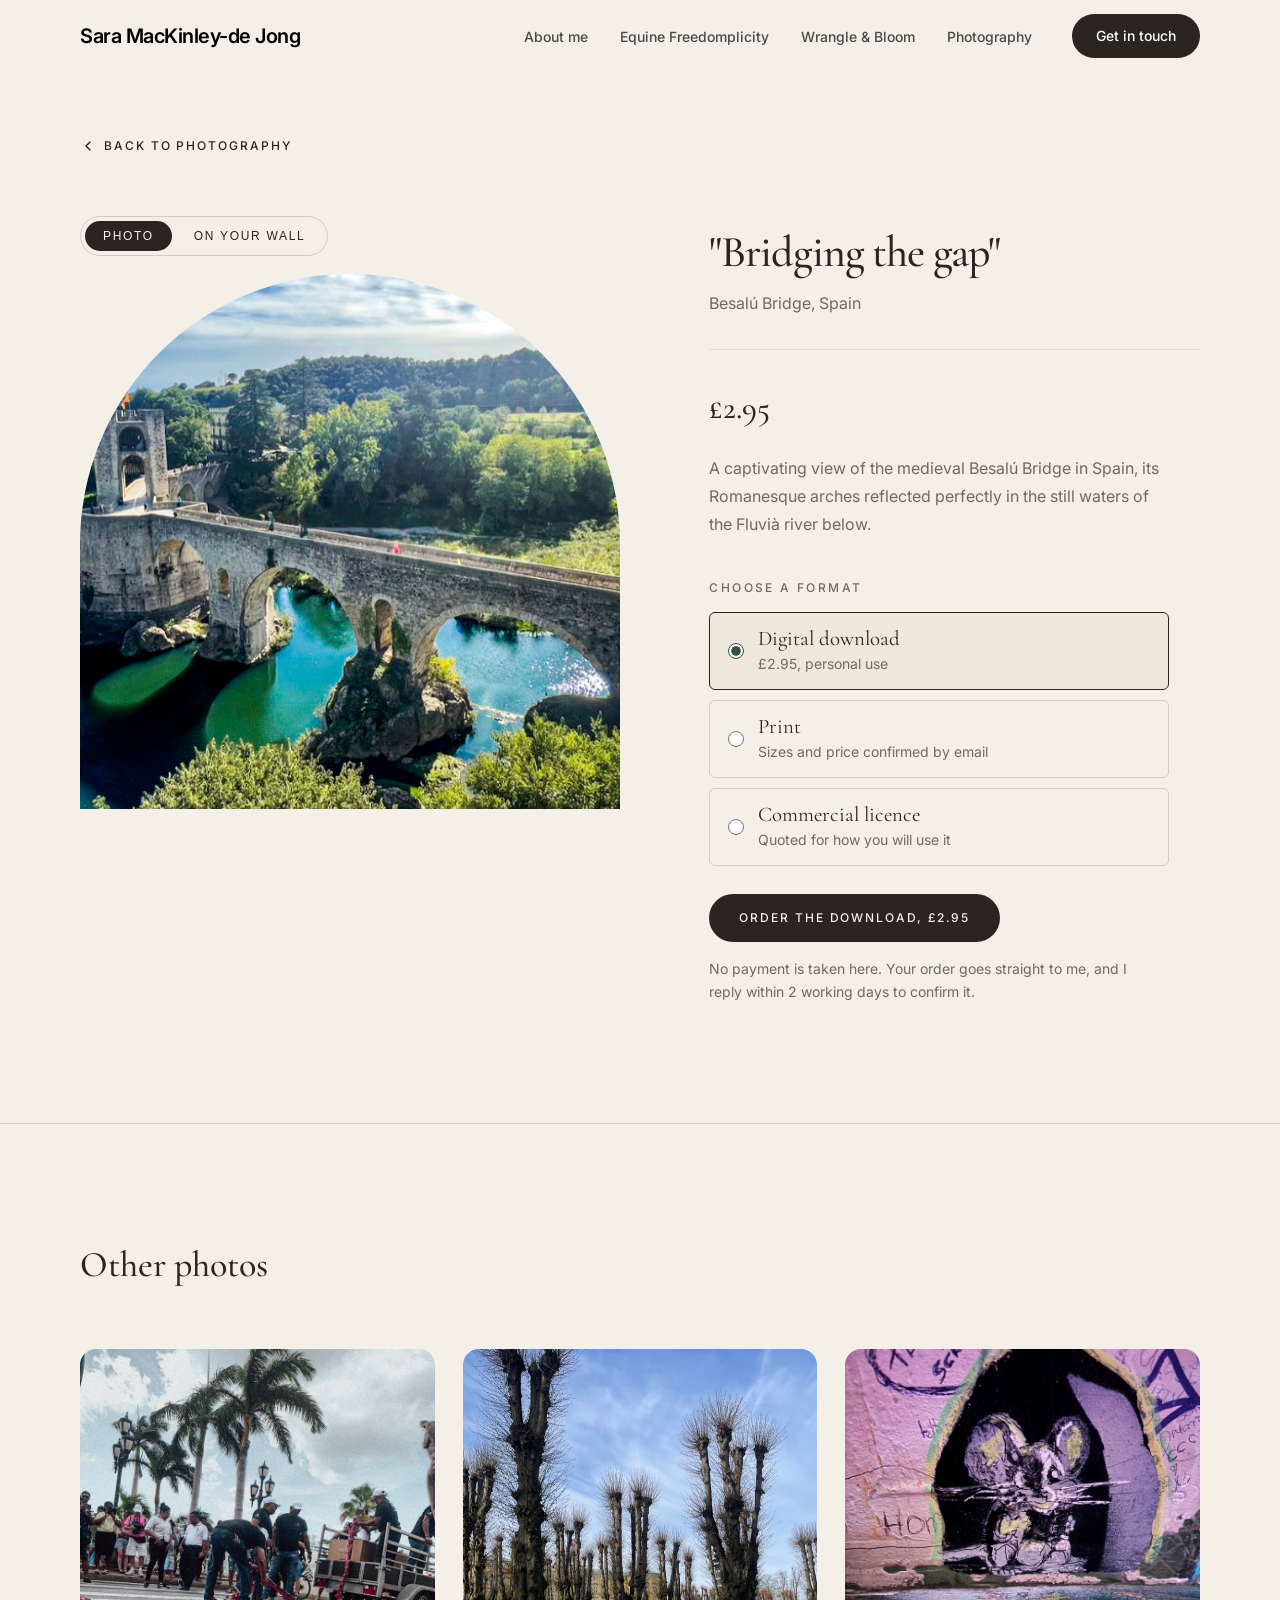
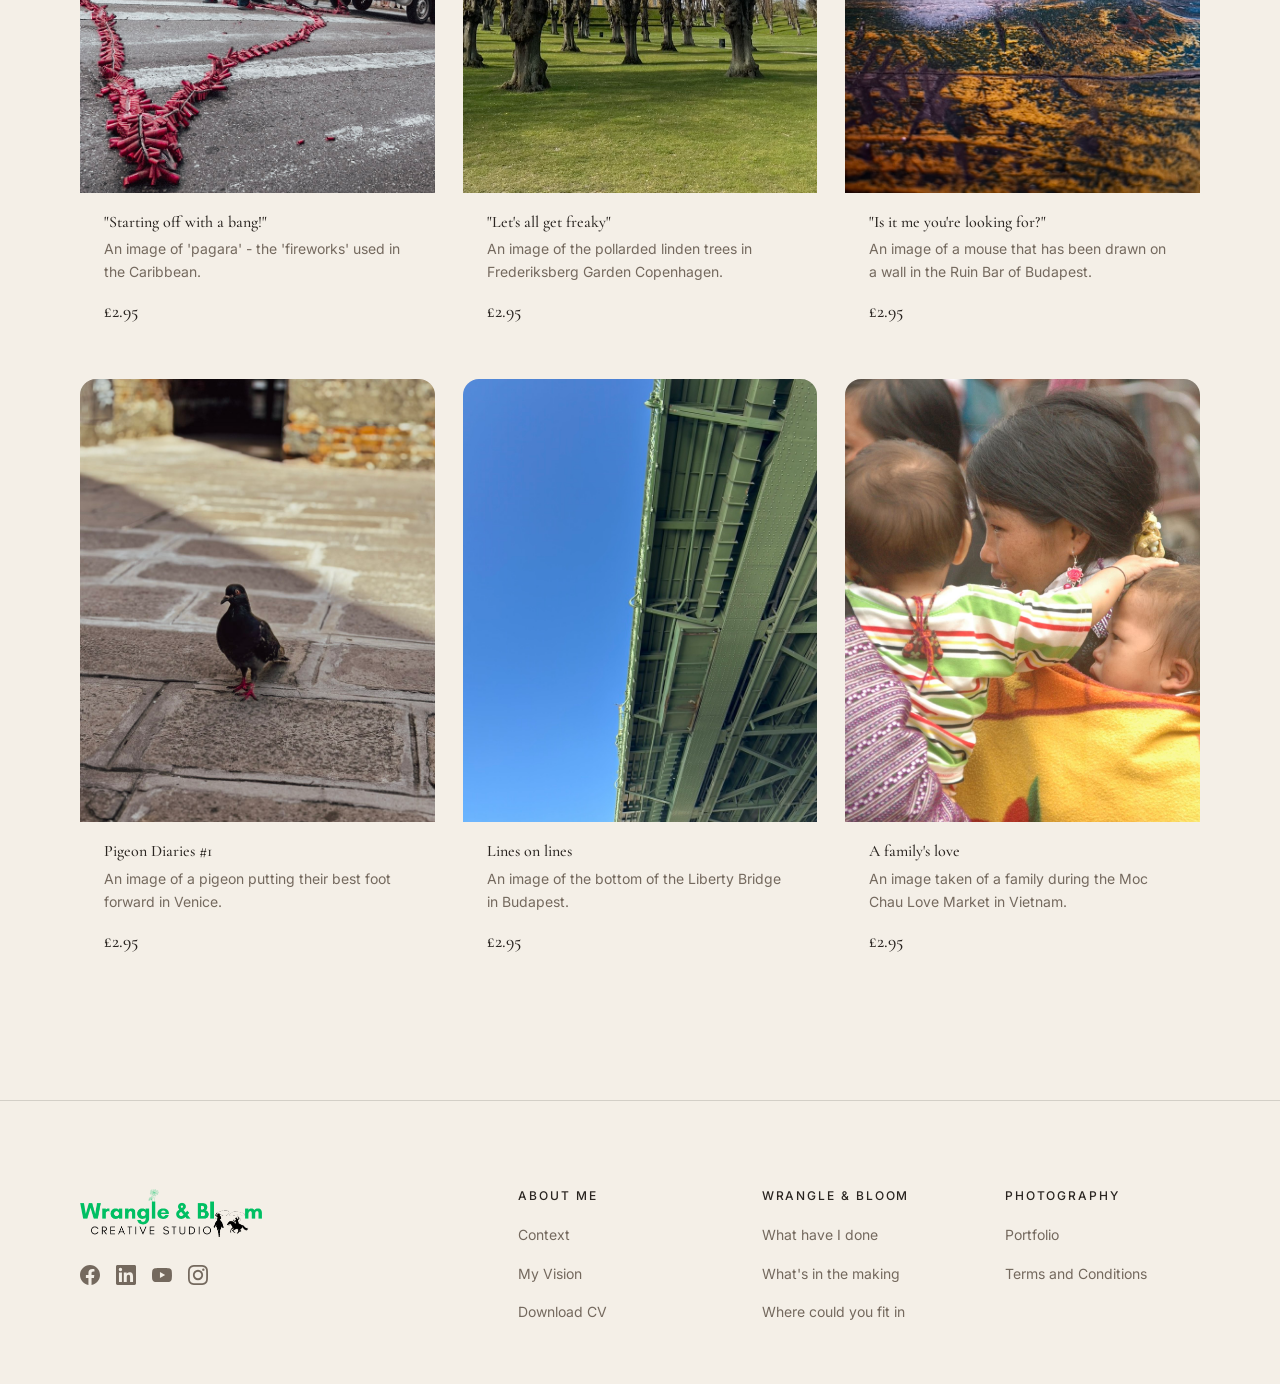
<file: bridging-the-gap.html>
<!DOCTYPE html>
<html lang="en">
<head>
  <meta charset="UTF-8">
  <meta name="viewport" content="width=device-width, initial-scale=1.0">
  <link rel="icon" href="favicon.png" type="image/png" sizes="32x32">
  <title>"Bridging the gap" — Sara MacKinley-de Jong</title>
  <meta name="description" content="“Bridging the gap”: the medieval Besalú Bridge reflected in the Fluvià river, Spain. A photo print by Sara MacKinley-de Jong.">
  <link rel="canonical" href="https://wrangle-and-bloom-website.vercel.app/bridging-the-gap.html">
  <meta property="og:type" content="website">
  <meta property="og:site_name" content="Sara MacKinley-de Jong">
  <meta property="og:locale" content="en_GB">
  <meta property="og:title" content="&quot;Bridging the gap&quot; — Sara MacKinley-de Jong">
  <meta property="og:description" content="“Bridging the gap”: the medieval Besalú Bridge reflected in the Fluvià river, Spain. A photo print by Sara MacKinley-de Jong.">
  <meta property="og:url" content="https://wrangle-and-bloom-website.vercel.app/bridging-the-gap.html">
  <meta property="og:image" content="https://wrangle-and-bloom-website.vercel.app/og/bridging-the-gap.jpg">
  <meta property="og:image:width" content="1200">
  <meta property="og:image:height" content="630">
  <meta property="og:image:alt" content="The medieval Besalú Bridge over the Fluvià river">
  <meta name="twitter:card" content="summary_large_image">
  <link rel="preconnect" href="https://fonts.googleapis.com">
  <link rel="preconnect" href="https://fonts.gstatic.com" crossorigin>
  <link href="https://fonts.googleapis.com/css2?family=Cormorant+Garamond:ital,wght@0,400;0,500;1,400;1,500&family=Inter:wght@300;400;500;600;700&display=swap" rel="stylesheet">
  <link rel="stylesheet" href="styles.css">
  <link rel="stylesheet" href="photo-detail.css">
  <link rel="stylesheet" href="home.css">
  <script src="vendor/swup.umd.js" defer></script>
  <script src="site.js"></script>
</head>
<body class="home">
<div id="swup">

  <!-- Navigation -->
  <nav class="nav" id="nav">
    <div class="nav__inner">
      <a href="index.html" class="nav__logo">Sara MacKinley-de Jong</a>
      <button class="nav__toggle" aria-label="Toggle menu" id="navToggle">
        <span></span>
        <span></span>
        <span></span>
      </button>
      <div class="nav__right" id="navMenu">
        <ul class="nav__links">
          <li><a href="about.html">About me</a></li>
          <li><a href="equine.html">Equine Freedomplicity</a></li>
          <li><a href="wrangle-and-bloom.html">Wrangle &amp; Bloom</a></li>
          <li><a href="photography.html">Photography</a></li>
        </ul>
        <a href="contact.html" class="nav__cta">Get in touch</a>
      </div>
    </div>
  </nav>

  <!-- Main Photo Section -->
  <section class="product">
    <div class="container">
      <a href="photography.html" class="product__back reveal">
        <svg width="16" height="16" viewBox="0 0 24 24" fill="none" stroke="currentColor" stroke-width="2" stroke-linecap="round" stroke-linejoin="round">
          <polyline points="15 18 9 12 15 6"/>
        </svg>
        Back to Photography
      </a>

      <div class="product__split">
        <div class="product__image-col reveal">
          <div class="product__frame">
            <img
              src="bridging_the_gap.png"
              alt="Bridging the gap - Besalú Bridge, Spain"
              class="product__image"
            >
          </div>
        </div>

        <div class="product__details reveal reveal--d1">
          <h1 class="product__title">"Bridging the gap"</h1>
          <p class="product__location">Besalú Bridge, Spain</p>
          <p class="product__price">£2.95</p>
          <p class="product__desc">
            A captivating view of the medieval Besalú Bridge in Spain, its Romanesque arches reflected perfectly in the still waters of the Fluvià river below.
          </p>
          <a class="product__add-btn" href="contact.html?service=photography" data-order>Order this photo</a>
        </div>
      </div>
    </div>
  </section>

  <!-- Other Photos -->
  <section class="section related" id="related">
    <div class="container">
      <h2 class="related__heading reveal">Other photos</h2>
      <div class="related__grid">

        <article class="related-card reveal">
          <div class="related-card__image-wrapper">
            <img src="Photos/starting_bang.jpg" alt="Starting off with a bang!" class="related-card__image" loading="lazy">
          </div>
          <div class="related-card__body">
            <h3 class="related-card__title">"Starting off with a bang!"</h3>
            <p class="related-card__desc">An image of 'pagara' - the 'fireworks' used in the Caribbean.</p>
            <span class="related-card__price">£2.95</span>
          </div>
        </article>

        <article class="related-card reveal reveal--d1">
          <div class="related-card__image-wrapper">
            <img src="Photos/freaky.jpg" alt="Let's all get freaky" class="related-card__image" loading="lazy">
          </div>
          <div class="related-card__body">
            <h3 class="related-card__title">"Let's all get freaky"</h3>
            <p class="related-card__desc">An image of the pollarded linden trees in Frederiksberg Garden Copenhagen.</p>
            <span class="related-card__price">£2.95</span>
          </div>
        </article>

        <article class="related-card reveal reveal--d2">
          <div class="related-card__image-wrapper">
            <img src="Photos/is_it_me.jpg" alt="Is it me you're looking for?" class="related-card__image" loading="lazy">
          </div>
          <div class="related-card__body">
            <h3 class="related-card__title">"Is it me you're looking for?"</h3>
            <p class="related-card__desc">An image of a mouse that has been drawn on a wall in the Ruin Bar of Budapest.</p>
            <span class="related-card__price">£2.95</span>
          </div>
        </article>

        <article class="related-card reveal">
          <div class="related-card__image-wrapper">
            <img src="Photos/pigeon.jpg" alt="Pigeon Diaries #1" class="related-card__image" loading="lazy">
          </div>
          <div class="related-card__body">
            <h3 class="related-card__title">Pigeon Diaries #1</h3>
            <p class="related-card__desc">An image of a pigeon putting their best foot forward in Venice.</p>
            <span class="related-card__price">£2.95</span>
          </div>
        </article>

        <article class="related-card reveal reveal--d1">
          <div class="related-card__image-wrapper">
            <img src="Photos/lines.jpg" alt="Lines on lines" class="related-card__image" loading="lazy">
          </div>
          <div class="related-card__body">
            <h3 class="related-card__title">Lines on lines</h3>
            <p class="related-card__desc">An image of the bottom of the Liberty Bridge in Budapest.</p>
            <span class="related-card__price">£2.95</span>
          </div>
        </article>

        <article class="related-card reveal reveal--d2">
          <div class="related-card__image-wrapper">
            <img src="Photos/family_love.jpg" alt="A family's love" class="related-card__image" loading="lazy">
          </div>
          <div class="related-card__body">
            <h3 class="related-card__title">A family's love</h3>
            <p class="related-card__desc">An image taken of a family during the Moc Chau Love Market in Vietnam.</p>
            <span class="related-card__price">£2.95</span>
          </div>
        </article>

      </div>
    </div>
  </section>

  <!-- Footer -->
  <footer class="footer">
    <div class="container">
      <div class="footer__grid">

        <div class="footer__brand">
          <div class="footer__logo-block">
            <img src="Logo/logo.png" alt="Wrangle &amp; Bloom Creative Studio" class="footer__logo-img">
          </div>
          <div class="footer__socials">
            <a href="#" aria-label="Facebook">
              <svg width="20" height="20" viewBox="0 0 24 24" fill="currentColor"><path d="M24 12.073c0-6.627-5.373-12-12-12s-12 5.373-12 12c0 5.99 4.388 10.954 10.125 11.854v-8.385H7.078v-3.47h3.047V9.43c0-3.007 1.792-4.669 4.533-4.669 1.312 0 2.686.235 2.686.235v2.953H15.83c-1.491 0-1.956.925-1.956 1.874v2.25h3.328l-.532 3.47h-2.796v8.385C19.612 23.027 24 18.062 24 12.073z"/></svg>
            </a>
            <a href="#" aria-label="LinkedIn">
              <svg width="20" height="20" viewBox="0 0 24 24" fill="currentColor"><path d="M20.447 20.452h-3.554v-5.569c0-1.328-.027-3.037-1.852-3.037-1.853 0-2.136 1.445-2.136 2.939v5.667H9.351V9h3.414v1.561h.046c.477-.9 1.637-1.85 3.37-1.85 3.601 0 4.267 2.37 4.267 5.455v6.286zM5.337 7.433a2.062 2.062 0 01-2.063-2.065 2.064 2.064 0 112.063 2.065zm1.782 13.019H3.555V9h3.564v11.452zM22.225 0H1.771C.792 0 0 .774 0 1.729v20.542C0 23.227.792 24 1.771 24h20.451C23.2 24 24 23.227 24 22.271V1.729C24 .774 23.2 0 22.222 0h.003z"/></svg>
            </a>
            <a href="#" aria-label="YouTube">
              <svg width="20" height="20" viewBox="0 0 24 24" fill="currentColor"><path d="M23.498 6.186a3.016 3.016 0 00-2.122-2.136C19.505 3.545 12 3.545 12 3.545s-7.505 0-9.377.505A3.017 3.017 0 00.502 6.186C0 8.07 0 12 0 12s0 3.93.502 5.814a3.016 3.016 0 002.122 2.136c1.871.505 9.376.505 9.376.505s7.505 0 9.377-.505a3.015 3.015 0 002.122-2.136C24 15.93 24 12 24 12s0-3.93-.502-5.814zM9.545 15.568V8.432L15.818 12l-6.273 3.568z"/></svg>
            </a>
            <a href="#" aria-label="Instagram">
              <svg width="20" height="20" viewBox="0 0 24 24" fill="currentColor"><path d="M12 0C8.74 0 8.333.015 7.053.072 5.775.132 4.905.333 4.14.63c-.789.306-1.459.717-2.126 1.384S.935 3.35.63 4.14C.333 4.905.131 5.775.072 7.053.012 8.333 0 8.74 0 12s.015 3.667.072 4.947c.06 1.277.261 2.148.558 2.913.306.788.717 1.459 1.384 2.126.667.666 1.336 1.079 2.126 1.384.766.296 1.636.499 2.913.558C8.333 23.988 8.74 24 12 24s3.667-.015 4.947-.072c1.277-.06 2.148-.262 2.913-.558.788-.306 1.459-.718 2.126-1.384.666-.667 1.079-1.335 1.384-2.126.296-.765.499-1.636.558-2.913.06-1.28.072-1.687.072-4.947s-.015-3.667-.072-4.947c-.06-1.277-.262-2.149-.558-2.913-.306-.789-.718-1.459-1.384-2.126C21.319 1.347 20.651.935 19.86.63c-.765-.297-1.636-.499-2.913-.558C15.667.012 15.26 0 12 0zm0 2.16c3.203 0 3.585.016 4.85.071 1.17.055 1.805.249 2.227.415.562.217.96.477 1.382.896.419.42.679.819.896 1.381.164.422.36 1.057.413 2.227.057 1.266.07 1.646.07 4.85s-.015 3.585-.074 4.85c-.061 1.17-.256 1.805-.421 2.227-.224.562-.479.96-.899 1.382-.419.419-.824.679-1.38.896-.42.164-1.065.36-2.235.413-1.274.057-1.649.07-4.859.07-3.211 0-3.586-.015-4.859-.074-1.171-.061-1.816-.256-2.236-.421-.569-.224-.96-.479-1.379-.899-.421-.419-.69-.824-.9-1.38-.165-.42-.359-1.065-.42-2.235-.045-1.26-.061-1.649-.061-4.844 0-3.196.016-3.586.061-4.861.061-1.17.255-1.814.42-2.234.21-.57.479-.96.9-1.381.419-.419.81-.689 1.379-.898.42-.166 1.051-.361 2.221-.421 1.275-.045 1.65-.06 4.859-.06l.045.03zm0 3.678a6.162 6.162 0 100 12.324 6.162 6.162 0 100-12.324zM12 16c-2.21 0-4-1.79-4-4s1.79-4 4-4 4 1.79 4 4-1.79 4-4 4zm7.846-10.405a1.441 1.441 0 11-2.882 0 1.441 1.441 0 012.882 0z"/></svg>
            </a>
          </div>
        </div>

        <div class="footer__col">
          <h4 class="footer__col-title">About me</h4>
          <ul class="footer__col-links">
            <li><a href="about.html">Context</a></li>
            <li><a href="about.html">My Vision</a></li>
            <li><a href="sara-de-jong-cv-2026.pdf" download="Sara MacKinley-de Jong CV 2026.pdf">Download CV</a></li>
          </ul>
        </div>

        <div class="footer__col">
          <h4 class="footer__col-title">Wrangle &amp; Bloom</h4>
          <ul class="footer__col-links">
            <li><a href="wrangle-and-bloom.html#done">What have I done</a></li>
            <li><a href="wrangle-and-bloom.html#next">What's in the making</a></li>
            <li><a href="wrangle-and-bloom.html#fit">Where could you fit in</a></li>
          </ul>
        </div>

        <div class="footer__col">
          <h4 class="footer__col-title">Photography</h4>
          <ul class="footer__col-links">
            <li><a href="photography.html">Portfolio</a></li>
            <li><a href="#">Terms and Conditions</a></li>
          </ul>
        </div>

      </div>
    </div>
  </footer>

  <script src="product.js" defer></script>

</div>

</body>
</html>
</file>
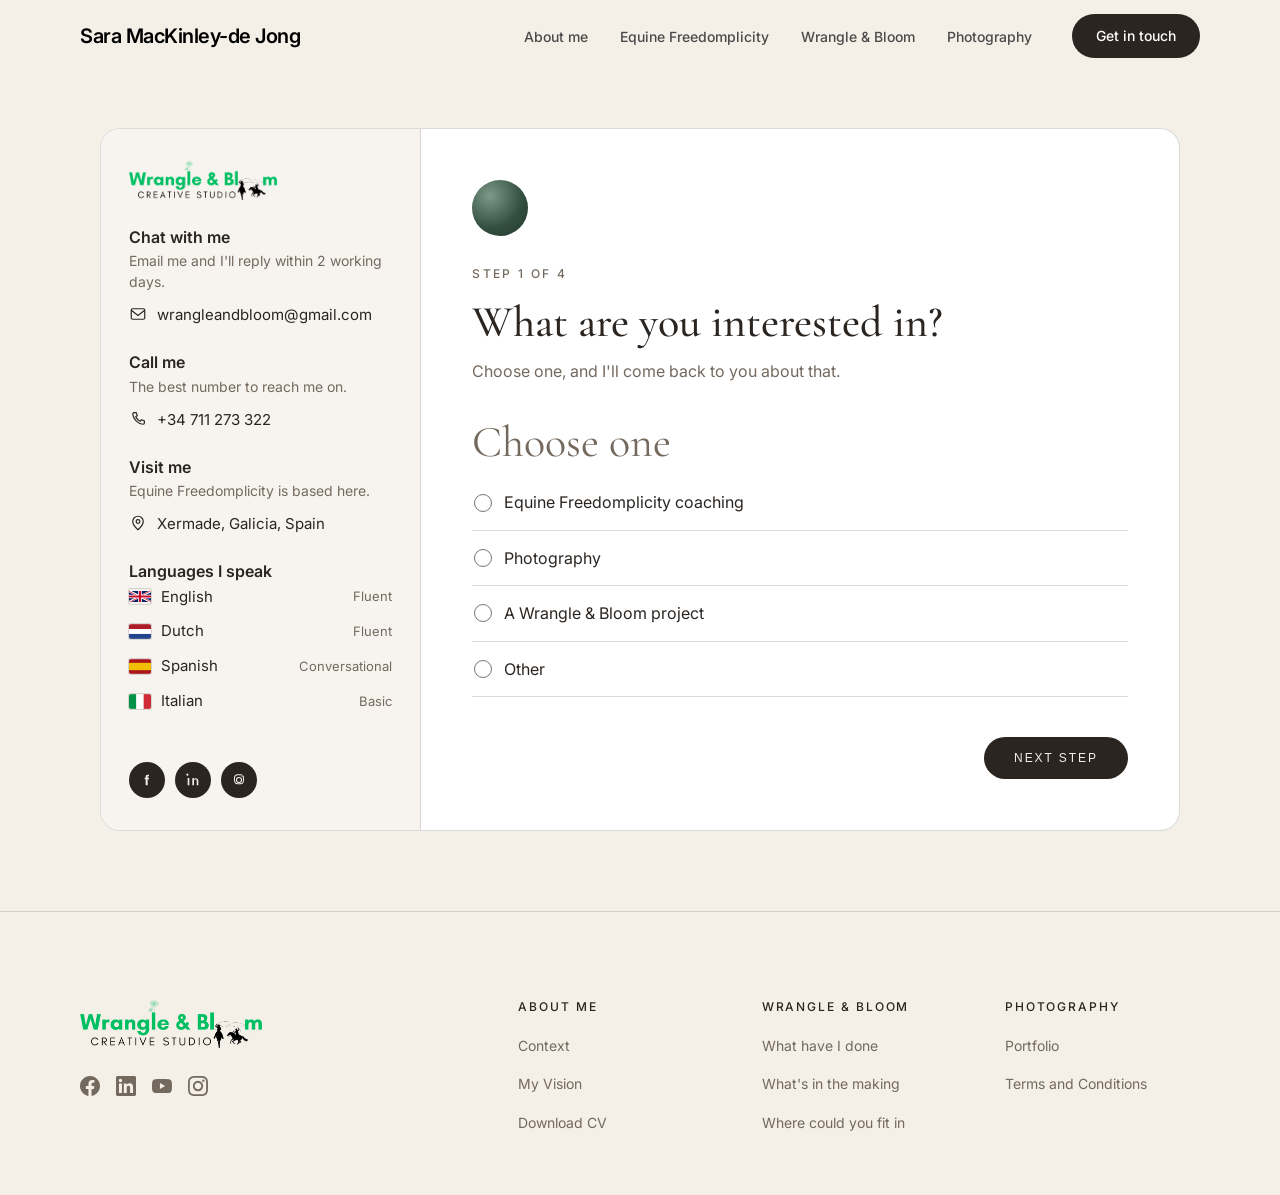
<file: contact.html>
<!DOCTYPE html>
<html lang="en">
<head>
  <meta charset="UTF-8">
  <meta name="viewport" content="width=device-width, initial-scale=1.0">
  <link rel="icon" href="favicon.png" type="image/png" sizes="32x32">
  <title>Get in touch — Sara MacKinley-de Jong</title>
  <meta name="description" content="Get in touch with Sara MacKinley-de Jong about equine coaching, photography or a Wrangle &amp; Bloom project. Replies within 2 working days.">
  <link rel="canonical" href="https://wrangle-and-bloom-website.vercel.app/contact.html">
  <meta property="og:type" content="website">
  <meta property="og:site_name" content="Sara MacKinley-de Jong">
  <meta property="og:locale" content="en_GB">
  <meta property="og:title" content="Get in touch — Sara MacKinley-de Jong">
  <meta property="og:description" content="Get in touch with Sara MacKinley-de Jong about equine coaching, photography or a Wrangle &amp; Bloom project. Replies within 2 working days.">
  <meta property="og:url" content="https://wrangle-and-bloom-website.vercel.app/contact.html">
  <meta property="og:image" content="https://wrangle-and-bloom-website.vercel.app/og/contact.jpg">
  <meta property="og:image:width" content="1200">
  <meta property="og:image:height" content="630">
  <meta property="og:image:alt" content="Sara MacKinley-de Jong cheek to cheek with a horse">
  <meta name="twitter:card" content="summary_large_image">
  <link rel="preconnect" href="https://fonts.googleapis.com">
  <link rel="preconnect" href="https://fonts.gstatic.com" crossorigin>
  <link href="https://fonts.googleapis.com/css2?family=Cormorant+Garamond:ital,wght@0,400;0,500;1,400;1,500&family=Inter:wght@300;400;500;600;700&display=swap" rel="stylesheet">
  <link rel="stylesheet" href="styles.css">
  <link rel="stylesheet" href="home.css">
  <script src="vendor/swup.umd.js" defer></script>
  <script src="site.js"></script>
</head>
<body class="home">
<div id="swup">

  <!-- Navigation -->
  <nav class="nav" id="nav">
    <div class="nav__inner">
      <a href="index.html" class="nav__logo">Sara MacKinley-de Jong</a>
      <button class="nav__toggle" aria-label="Toggle menu" id="navToggle">
        <span></span>
        <span></span>
        <span></span>
      </button>
      <div class="nav__right" id="navMenu">
        <ul class="nav__links">
          <li><a href="about.html">About me</a></li>
          <li><a href="equine.html">Equine Freedomplicity</a></li>
          <li><a href="wrangle-and-bloom.html">Wrangle &amp; Bloom</a></li>
          <li><a href="photography.html">Photography</a></li>
        </ul>
        <a href="contact.html" class="nav__cta" aria-current="page">Get in touch</a>
      </div>
    </div>
  </nav>

  <main class="contact-page">
    <div class="contact-board">
      <aside class="contact-side">
        <a href="index.html"><img class="contact-side__logo" src="Logo/logo.png" alt="Wrangle &amp; Bloom"></a>

        <section>
          <h2 class="contact-side__title">Chat with me</h2>
          <p class="contact-side__text">Email me and I'll reply within 2 working days.</p>
          <a class="contact-side__link" href="mailto:wrangleandbloom@gmail.com">
            <svg width="18" height="18" viewBox="0 0 24 24" fill="none" stroke="currentColor" stroke-width="1.6" aria-hidden="true"><rect x="3" y="5" width="18" height="14" rx="2"/><path d="M3 7l9 7 9-7"/></svg>
            wrangleandbloom@gmail.com
          </a>
        </section>

        <section>
          <h2 class="contact-side__title">Call me</h2>
          <p class="contact-side__text">The best number to reach me on.</p>
          <a class="contact-side__link" href="tel:+34711273322">
            <svg width="18" height="18" viewBox="0 0 24 24" fill="none" stroke="currentColor" stroke-width="1.6" aria-hidden="true"><path d="M6.5 3.5h3l1.5 4-2 1.5a12 12 0 006 6l1.5-2 4 1.5v3A2 2 0 0118.5 19 15.5 15.5 0 015 5.5a2 2 0 011.5-2z"/></svg>
            +34 711 273 322
          </a>
        </section>

        <section>
          <h2 class="contact-side__title">Visit me</h2>
          <p class="contact-side__text">Equine Freedomplicity is based here.</p>
          <p class="contact-side__link">
            <svg width="18" height="18" viewBox="0 0 24 24" fill="none" stroke="currentColor" stroke-width="1.6" aria-hidden="true"><path d="M12 21s7-6.2 7-11a7 7 0 10-14 0c0 4.8 7 11 7 11z"/><circle cx="12" cy="10" r="2.5"/></svg>
            Xermade, Galicia, Spain
          </p>
        </section>

        <section>
          <h2 class="contact-side__title">Languages I speak</h2>
          <ul class="contact-langs">
            <li class="contact-lang">
              <span class="contact-lang__flag" aria-hidden="true">
                <svg viewBox="0 0 60 30"><clipPath id="contact-uk"><path d="M0,0 v30 h60 v-30 z"/></clipPath><clipPath id="contact-uk-diag"><path d="M30,15 h30 v15 z v15 h-30 z h-30 v-15 z v-15 h30 z"/></clipPath><g clip-path="url(#contact-uk)"><path d="M0,0 v30 h60 v-30 z" fill="#012169"/><path d="M0,0 L60,30 M60,0 L0,30" stroke="#fff" stroke-width="6"/><path d="M0,0 L60,30 M60,0 L0,30" clip-path="url(#contact-uk-diag)" stroke="#C8102E" stroke-width="4"/><path d="M30,0 v30 M0,15 h60" stroke="#fff" stroke-width="10"/><path d="M30,0 v30 M0,15 h60" stroke="#C8102E" stroke-width="6"/></g></svg>
              </span>
              <span class="contact-lang__name">English</span>
              <span class="contact-lang__level">Fluent</span>
            </li>
            <li class="contact-lang">
              <span class="contact-lang__flag" aria-hidden="true">
                <svg viewBox="0 0 9 6"><rect width="9" height="2" fill="#AE1C28"/><rect y="2" width="9" height="2" fill="#fff"/><rect y="4" width="9" height="2" fill="#21468B"/></svg>
              </span>
              <span class="contact-lang__name">Dutch</span>
              <span class="contact-lang__level">Fluent</span>
            </li>
            <li class="contact-lang">
              <span class="contact-lang__flag" aria-hidden="true">
                <svg viewBox="0 0 9 6"><rect width="9" height="6" fill="#AA151B"/><rect y="1.5" width="9" height="3" fill="#F1BF00"/></svg>
              </span>
              <span class="contact-lang__name">Spanish</span>
              <span class="contact-lang__level">Conversational</span>
            </li>
            <li class="contact-lang">
              <span class="contact-lang__flag" aria-hidden="true">
                <svg viewBox="0 0 9 6"><rect width="3" height="6" fill="#009246"/><rect x="3" width="3" height="6" fill="#fff"/><rect x="6" width="3" height="6" fill="#CE2B37"/></svg>
              </span>
              <span class="contact-lang__name">Italian</span>
              <span class="contact-lang__level">Basic</span>
            </li>
          </ul>
        </section>

        <div class="contact-side__socials">
          <a href="#" aria-label="Facebook">
            <svg width="16" height="16" viewBox="0 0 24 24" fill="currentColor" aria-hidden="true"><path d="M15.1 8.5H13V7.1c0-.6.4-.7.7-.7H15V4h-2.2C10.4 4 10 5.6 10 7v1.5H8.5V11H10v9h3v-9h2l.1-2.5z"/></svg>
          </a>
          <a href="#" aria-label="LinkedIn">
            <svg width="16" height="16" viewBox="0 0 24 24" fill="currentColor" aria-hidden="true"><path d="M6.5 9H4v11h2.5V9zM5.2 4A1.6 1.6 0 103.6 5.6 1.6 1.6 0 005.2 4zM20 13.5c0-2.6-1.4-4.3-3.8-4.3a3.3 3.3 0 00-2.9 1.6h-.1V9H11v11h2.5v-5.9c0-1.6.3-3.1 2.2-3.1s1.9 1.7 1.9 3.2V20H20z"/></svg>
          </a>
          <a href="#" aria-label="Instagram">
            <svg width="16" height="16" viewBox="0 0 24 24" fill="currentColor" aria-hidden="true"><path d="M12 7.4A4.6 4.6 0 1016.6 12 4.6 4.6 0 0012 7.4zm0 7.6A3 3 0 1115 12a3 3 0 01-3 3zm5.8-8.9a1.1 1.1 0 11-1.1-1.1 1.1 1.1 0 011.1 1.1zM12 4.8c1.5 0 1.7 0 2.3.1a4 4 0 012.6 1 3.7 3.7 0 011 2.6c0 .6.1.8.1 2.3s0 1.7-.1 2.3a4 4 0 01-1 2.6 3.7 3.7 0 01-2.6 1c-.6 0-.8.1-2.3.1s-1.7 0-2.3-.1a4 4 0 01-2.6-1 3.7 3.7 0 01-1-2.6c0-.6-.1-.8-.1-2.3s0-1.7.1-2.3a4 4 0 011-2.6 3.7 3.7 0 012.6-1c.6 0 .8-.1 2.3-.1zm0-1.5c-1.5 0-1.7 0-2.4.1a5.4 5.4 0 00-3.6 1.4 5.2 5.2 0 00-1.4 3.6c-.1.7-.1.9-.1 2.4s0 1.7.1 2.4a5.4 5.4 0 001.4 3.6 5.2 5.2 0 003.6 1.4c.7.1.9.1 2.4.1s1.7 0 2.4-.1a5.4 5.4 0 003.6-1.4 5.2 5.2 0 001.4-3.6c.1-.7.1-.9.1-2.4s0-1.7-.1-2.4a5.4 5.4 0 00-1.4-3.6 5.2 5.2 0 00-3.6-1.4c-.7-.1-.9-.1-2.4-.1z"/></svg>
          </a>
        </div>
      </aside>

      <div class="contact-stage">
        <form id="enquiryForm" novalidate>
          <div class="contact-mark" aria-hidden="true"></div>
          <p class="home-label contact-step__count" id="stepCount">Step 1 of 5</p>

          <fieldset class="contact-step" data-step="service">
            <legend class="contact-step__title">What are you interested in?</legend>
            <p class="contact-step__hint">Choose one, and I'll come back to you about that.</p>
            <p class="contact-step__value" data-placeholder="Choose one"></p>
            <label class="contact-option"><input type="radio" name="service" value="Equine Freedomplicity coaching" id="serviceEquine"> Equine Freedomplicity coaching</label>
            <label class="contact-option"><input type="radio" name="service" value="Photography" id="servicePhotography"> Photography</label>
            <label class="contact-option"><input type="radio" name="service" value="A Wrangle &amp; Bloom project" id="serviceProject"> A Wrangle &amp; Bloom project</label>
            <label class="contact-option"><input type="radio" name="service" value="Other" id="serviceOther"> Other</label>
            <p class="enquiry__error">Please choose one.</p>
          </fieldset>

          <fieldset class="contact-step" data-step="session" hidden>
            <legend class="contact-step__title">Which session would you like?</legend>
            <p class="contact-step__hint">The half-price taster is for new clients only. If I travel to you, up to 35km is included, 35km to 80km is an extra €10, and 81km or more we can discuss.</p>
            <p class="contact-step__value" data-placeholder="Choose one"></p>
            <label class="contact-option"><input type="radio" name="equine_session" value="Half-price taster session (€25, new clients only)" id="sessionTaster"> Half-price taster session (€25, new clients only)</label>
            <label class="contact-option"><input type="radio" name="equine_session" value="One-off session (from €55)" id="sessionOneOff"> One-off session (from €55)</label>
            <label class="contact-option"><input type="radio" name="equine_session" value="A 10-session programme" id="sessionProgramme"> A 10-session programme</label>
            <label class="contact-option"><input type="radio" name="equine_session" value="Not sure yet" id="sessionUnsure"> Not sure yet</label>
            <p class="enquiry__error">Please choose a session.</p>
          </fieldset>

          <fieldset class="contact-step" data-step="project" hidden>
            <legend class="contact-step__title">Describe your project briefly</legend>
            <p class="contact-step__hint">A few lines on what you have in mind, and where it might lead.</p>
            <textarea class="contact-step__field contact-step__field--note" id="projectBrief" name="project_brief" rows="4"></textarea>
            <p class="enquiry__error">Please describe your project briefly.</p>
          </fieldset>

          <fieldset class="contact-step" data-step="other" hidden>
            <legend class="contact-step__title">What else can I help with?</legend>
            <p class="contact-step__hint">A short note is enough.</p>
            <input class="contact-step__field" type="text" id="otherService" name="other_service" autocomplete="off">
            <p class="enquiry__error">Please tell me what you have in mind.</p>
          </fieldset>

          <fieldset class="contact-step" data-step="name" hidden>
            <legend class="contact-step__title">What's your name?</legend>
            <p class="contact-step__hint">So I know who I'm replying to.</p>
            <input class="contact-step__field" type="text" id="enquiryName" name="name" autocomplete="name">
            <p class="enquiry__error">Please tell me your name.</p>
          </fieldset>

          <fieldset class="contact-step" data-step="method" hidden>
            <legend class="contact-step__title">How should I get back to you?</legend>
            <p class="contact-step__hint">Pick the way that suits you best.</p>
            <p class="contact-step__value" data-placeholder="Choose one"></p>
            <label class="contact-option"><input type="radio" name="contact_method" value="Email"> Email</label>
            <label class="contact-option"><input type="radio" name="contact_method" value="Phone call"> Phone call</label>
            <label class="contact-option"><input type="radio" name="contact_method" value="WhatsApp"> WhatsApp</label>
            <p class="enquiry__error">Please choose how you'd like me to reply.</p>
          </fieldset>

          <fieldset class="contact-step" data-step="email" hidden>
            <legend class="contact-step__title">What's your email address?</legend>
            <p class="contact-step__hint">I'll reply within 2 working days.</p>
            <input class="contact-step__field" type="email" id="enquiryEmail" name="email" autocomplete="email" inputmode="email">
            <p class="enquiry__error">Please enter a valid email address.</p>
          </fieldset>

          <fieldset class="contact-step" data-step="phone" hidden>
            <legend class="contact-step__title" id="phoneLegend">What's your phone number?</legend>
            <p class="contact-step__hint">Include your country code, for example +34 or +44.</p>
            <input class="contact-step__field" type="tel" id="enquiryPhone" name="phone" autocomplete="tel">
            <p class="enquiry__error">Please enter your phone number.</p>
          </fieldset>

          <fieldset class="contact-step" data-step="time" hidden>
            <legend class="contact-step__title">When is a good time to call?</legend>
            <p class="contact-step__hint">I can call between 9am and 7pm.</p>
            <p class="contact-step__value" data-placeholder="Choose one"></p>
            <label class="contact-option"><input type="radio" name="best_time" value="Anytime (9am-7pm)" checked> Anytime (9am-7pm)</label>
            <label class="contact-option"><input type="radio" name="best_time" value="Morning (9am-12pm)"> Morning (9am-12pm)</label>
            <label class="contact-option"><input type="radio" name="best_time" value="Afternoon (12-5pm)"> Afternoon (12-5pm)</label>
            <label class="contact-option"><input type="radio" name="best_time" value="Evening (5-7pm)"> Evening (5-7pm)</label>
          </fieldset>

          <fieldset class="contact-step" data-step="message" hidden>
            <legend class="contact-step__title">Anything else you'd like me to know?</legend>
            <p class="contact-step__hint">Optional. Share as much or as little as you like.</p>
            <textarea class="contact-step__field contact-step__field--note" id="enquiryMessage" name="message" rows="5"></textarea>
            <p class="enquiry__error enquiry__error--send" id="sendError" role="alert">Sorry, your message didn't send. Please try again, or email <a href="mailto:wrangleandbloom@gmail.com">wrangleandbloom@gmail.com</a>.</p>
          </fieldset>

          <input type="text" name="_honey" class="enquiry__honey" tabindex="-1" autocomplete="off" aria-hidden="true">

          <div class="contact-step__nav">
            <button type="button" class="home-btn home-btn--outline contact-step__back" id="stepBack" hidden>
              <svg width="16" height="16" viewBox="0 0 24 24" fill="none" stroke="currentColor" stroke-width="1.6" aria-hidden="true"><path d="M15 6l-6 6 6 6"/></svg>
              Go back
            </button>
            <button type="submit" class="home-btn home-btn--solid" id="stepNext">Next step</button>
          </div>
        </form>

        <section class="enquiry-done" id="enquiryDone" tabindex="-1" hidden>
          <div class="contact-mark" aria-hidden="true"></div>
          <p class="home-label">Message received</p>
          <h2 class="enquiry-done__title" id="enquiryDoneTitle">Thank you.</h2>
          <p>Your message has been received. Sara will respond within 2 working days.</p>
          <a href="index.html" class="home-link">Back to the homepage</a>
        </section>
      </div>
    </div>
  </main>

  <!-- Footer -->
  <footer class="footer">
    <div class="container">
      <div class="footer__grid">

        <div class="footer__brand">
          <div class="footer__logo-block">
            <img src="Logo/logo.png" alt="Wrangle &amp; Bloom Creative Studio" class="footer__logo-img">
          </div>
          <div class="footer__socials">
            <a href="#" aria-label="Facebook">
              <svg width="20" height="20" viewBox="0 0 24 24" fill="currentColor"><path d="M24 12.073c0-6.627-5.373-12-12-12s-12 5.373-12 12c0 5.99 4.388 10.954 10.125 11.854v-8.385H7.078v-3.47h3.047V9.43c0-3.007 1.792-4.669 4.533-4.669 1.312 0 2.686.235 2.686.235v2.953H15.83c-1.491 0-1.956.925-1.956 1.874v2.25h3.328l-.532 3.47h-2.796v8.385C19.612 23.027 24 18.062 24 12.073z"/></svg>
            </a>
            <a href="#" aria-label="LinkedIn">
              <svg width="20" height="20" viewBox="0 0 24 24" fill="currentColor"><path d="M20.447 20.452h-3.554v-5.569c0-1.328-.027-3.037-1.852-3.037-1.853 0-2.136 1.445-2.136 2.939v5.667H9.351V9h3.414v1.561h.046c.477-.9 1.637-1.85 3.37-1.85 3.601 0 4.267 2.37 4.267 5.455v6.286zM5.337 7.433a2.062 2.062 0 01-2.063-2.065 2.064 2.064 0 112.063 2.065zm1.782 13.019H3.555V9h3.564v11.452zM22.225 0H1.771C.792 0 0 .774 0 1.729v20.542C0 23.227.792 24 1.771 24h20.451C23.2 24 24 23.227 24 22.271V1.729C24 .774 23.2 0 22.222 0h.003z"/></svg>
            </a>
            <a href="#" aria-label="YouTube">
              <svg width="20" height="20" viewBox="0 0 24 24" fill="currentColor"><path d="M23.498 6.186a3.016 3.016 0 00-2.122-2.136C19.505 3.545 12 3.545 12 3.545s-7.505 0-9.377.505A3.017 3.017 0 00.502 6.186C0 8.07 0 12 0 12s0 3.93.502 5.814a3.016 3.016 0 002.122 2.136c1.871.505 9.376.505 9.376.505s7.505 0 9.377-.505a3.015 3.015 0 002.122-2.136C24 15.93 24 12 24 12s0-3.93-.502-5.814zM9.545 15.568V8.432L15.818 12l-6.273 3.568z"/></svg>
            </a>
            <a href="#" aria-label="Instagram">
              <svg width="20" height="20" viewBox="0 0 24 24" fill="currentColor"><path d="M12 0C8.74 0 8.333.015 7.053.072 5.775.132 4.905.333 4.14.63c-.789.306-1.459.717-2.126 1.384S.935 3.35.63 4.14C.333 4.905.131 5.775.072 7.053.012 8.333 0 8.74 0 12s.015 3.667.072 4.947c.06 1.277.261 2.148.558 2.913.306.788.717 1.459 1.384 2.126.667.666 1.336 1.079 2.126 1.384.766.296 1.636.499 2.913.558C8.333 23.988 8.74 24 12 24s3.667-.015 4.947-.072c1.277-.06 2.148-.262 2.913-.558.788-.306 1.459-.718 2.126-1.384.666-.667 1.079-1.335 1.384-2.126.296-.765.499-1.636.558-2.913.06-1.28.072-1.687.072-4.947s-.015-3.667-.072-4.947c-.06-1.277-.262-2.149-.558-2.913-.306-.789-.718-1.459-1.384-2.126C21.319 1.347 20.651.935 19.86.63c-.765-.297-1.636-.499-2.913-.558C15.667.012 15.26 0 12 0zm0 2.16c3.203 0 3.585.016 4.85.071 1.17.055 1.805.249 2.227.415.562.217.96.477 1.382.896.419.42.679.819.896 1.381.164.422.36 1.057.413 2.227.057 1.266.07 1.646.07 4.85s-.015 3.585-.074 4.85c-.061 1.17-.256 1.805-.421 2.227-.224.562-.479.96-.899 1.382-.419.419-.824.679-1.38.896-.42.164-1.065.36-2.235.413-1.274.057-1.649.07-4.859.07-3.211 0-3.586-.015-4.859-.074-1.171-.061-1.816-.256-2.236-.421-.569-.224-.96-.479-1.379-.899-.421-.419-.69-.824-.9-1.38-.165-.42-.359-1.065-.42-2.235-.045-1.26-.061-1.649-.061-4.844 0-3.196.016-3.586.061-4.861.061-1.17.255-1.814.42-2.234.21-.57.479-.96.9-1.381.419-.419.81-.689 1.379-.898.42-.166 1.051-.361 2.221-.421 1.275-.045 1.65-.06 4.859-.06l.045.03zm0 3.678a6.162 6.162 0 100 12.324 6.162 6.162 0 100-12.324zM12 16c-2.21 0-4-1.79-4-4s1.79-4 4-4 4 1.79 4 4-1.79 4-4 4zm7.846-10.405a1.441 1.441 0 11-2.882 0 1.441 1.441 0 012.882 0z"/></svg>
            </a>
          </div>
        </div>

        <div class="footer__col">
          <h4 class="footer__col-title">About me</h4>
          <ul class="footer__col-links">
            <li><a href="about.html">Context</a></li>
            <li><a href="about.html">My Vision</a></li>
            <li><a href="sara-de-jong-cv-2026.pdf" download="Sara MacKinley-de Jong CV 2026.pdf">Download CV</a></li>
          </ul>
        </div>

        <div class="footer__col">
          <h4 class="footer__col-title">Wrangle &amp; Bloom</h4>
          <ul class="footer__col-links">
            <li><a href="wrangle-and-bloom.html#done">What have I done</a></li>
            <li><a href="wrangle-and-bloom.html#next">What's in the making</a></li>
            <li><a href="wrangle-and-bloom.html#fit">Where could you fit in</a></li>
          </ul>
        </div>

        <div class="footer__col">
          <h4 class="footer__col-title">Photography</h4>
          <ul class="footer__col-links">
            <li><a href="photography.html">Portfolio</a></li>
            <li><a href="#">Terms and Conditions</a></li>
          </ul>
        </div>

      </div>
    </div>
  </footer>

  <script>
    (() => {

    // Enquiry form. FormSubmit forwards each enquiry to wrangleandbloom@gmail.com.
    const ENQUIRY_ENDPOINT = 'https://formsubmit.co/ajax/wrangleandbloom@gmail.com';
    const form = document.getElementById('enquiryForm');
    const nextBtn = document.getElementById('stepNext');
    const backBtn = document.getElementById('stepBack');
    const nameInput = document.getElementById('enquiryName');
    const emailInput = document.getElementById('enquiryEmail');
    const phoneInput = document.getElementById('enquiryPhone');
    const sendError = document.getElementById('sendError');
    const done = document.getElementById('enquiryDone');
    const stepIds = ['service', 'session', 'project', 'other', 'name', 'method', 'email', 'phone', 'time', 'message'];
    let stepIndex = 0;

    function checked(name) {
      return form.querySelector(`input[name="${name}"]:checked`);
    }

    function valueOf(name) {
      const input = checked(name);
      return input ? input.value : '';
    }

    function visibleSteps() {
      const service = valueOf('service');
      const method = valueOf('contact_method');
      return stepIds.filter((id) => {
        if (id === 'session') return service === 'Equine Freedomplicity coaching';
        if (id === 'project') return service === 'A Wrangle & Bloom project';
        if (id === 'other') return service === 'Other';
        if (id === 'email') return method === 'Email';
        if (id === 'phone') return method === 'Phone call' || method === 'WhatsApp';
        if (id === 'time') return method === 'Phone call';
        return true;
      });
    }

    function stepElement(id) {
      return form.querySelector(`.contact-step[data-step="${id}"]`);
    }

    function show(index, moveFocus) {
      const steps = visibleSteps();
      stepIndex = Math.max(0, Math.min(index, steps.length - 1));
      const current = steps[stepIndex];
      stepIds.forEach((id) => {
        stepElement(id).hidden = id !== current;
      });
      document.getElementById('stepCount').textContent = `Step ${stepIndex + 1} of ${steps.length}`;
      backBtn.hidden = stepIndex === 0;
      const last = stepIndex === steps.length - 1;
      nextBtn.textContent = last ? 'Send message' : 'Next step';
      const legend = document.getElementById('phoneLegend');
      if (legend) legend.textContent = valueOf('contact_method') === 'WhatsApp' ? "What's your WhatsApp number?" : "What's your phone number?";
      const value = stepElement(current).querySelector('.contact-step__value');
      if (value) {
        const choice = stepElement(current).querySelector('input:checked');
        value.textContent = choice ? choice.closest('label').innerText.trim() : '';
      }
      if (moveFocus) {
        const field = stepElement(current).querySelector('input, textarea');
        if (field) field.focus();
      }
    }

    function invalid(id) {
      if (id === 'service') return !valueOf('service');
      if (id === 'session') return !valueOf('equine_session');
      if (id === 'project') return !document.getElementById('projectBrief').value.trim();
      if (id === 'other') return !document.getElementById('otherService').value.trim();
      if (id === 'name') return !nameInput.value.trim();
      if (id === 'method') return !valueOf('contact_method');
      if (id === 'email') return !/^[^\s@]+@[^\s@]+\.[^\s@]+$/.test(emailInput.value.trim());
      if (id === 'phone') return phoneInput.value.replace(/\D/g, '').length < 6;
      return false;
    }

    function goNext() {
      const id = visibleSteps()[stepIndex];
      const error = stepElement(id).querySelector('.enquiry__error');
      const failed = invalid(id);
      if (error) error.classList.toggle('is-visible', failed);
      if (failed) {
        const field = stepElement(id).querySelector('input, textarea');
        if (field) field.focus();
        return;
      }
      if (stepIndex === visibleSteps().length - 1) {
        send();
        return;
      }
      show(stepIndex + 1, true);
    }

    async function send() {
      sendError.classList.remove('is-visible');
      const data = new FormData(form);
      const method = valueOf('contact_method');
      const name = nameInput.value.trim();
      const service = valueOf('service');
      const payload = {
        _subject: `Website enquiry from ${name}`,
        _template: 'table',
        _honey: data.get('_honey') || '',
        Service: service,
        Name: name,
        'Best way to contact': method,
      };
      if (service === 'Equine Freedomplicity coaching' && data.get('equine_session')) payload['Equine session'] = data.get('equine_session');
      if (service === 'A Wrangle & Bloom project' && data.get('project_brief')) payload.Project = data.get('project_brief').trim();
      if (service === 'Other' && data.get('other_service')) payload.Other = data.get('other_service').trim();
      if (method === 'Email') {
        payload.Email = emailInput.value.trim();
        payload._replyto = payload.Email;
      } else {
        payload.Phone = phoneInput.value.trim();
        if (method === 'Phone call') payload['Best time to call'] = valueOf('best_time') || 'Anytime (9am-7pm)';
      }
      if (data.get('message') && data.get('message').trim()) payload.Message = data.get('message').trim();

      nextBtn.disabled = true;
      nextBtn.textContent = 'Sending…';
      try {
        const response = await fetch(ENQUIRY_ENDPOINT, {
          method: 'POST',
          headers: { 'Content-Type': 'application/json', Accept: 'application/json' },
          body: JSON.stringify(payload),
        });
        const result = await response.json().catch(() => ({}));
        if (!response.ok || String(result.success) !== 'true') throw new Error(result.message || 'Send failed');
        form.hidden = true;
        document.getElementById('enquiryDoneTitle').textContent = `Thank you, ${name}.`;
        done.hidden = false;
        done.focus();
      } catch (err) {
        sendError.classList.add('is-visible');
        nextBtn.disabled = false;
        nextBtn.textContent = 'Send message';
      }
    }

    const preselect = {
      equine: { service: 'serviceEquine' },
      taster: { service: 'serviceEquine', session: 'sessionTaster' },
      session: { service: 'serviceEquine', session: 'sessionOneOff' },
      programme: { service: 'serviceEquine', session: 'sessionProgramme' },
      photography: { service: 'servicePhotography' },
      project: { service: 'serviceProject' },
    }[new URLSearchParams(location.search).get('service')];

    if (preselect) {
      document.getElementById(preselect.service).checked = true;
      if (preselect.session) document.getElementById(preselect.session).checked = true;
    }

    // Pages can pass context (for example the Equine starting-point answers) as ?note=.
    // It lands in the optional message, where the visitor can read and edit it.
    const presetNote = new URLSearchParams(location.search).get('note');
    const messageField = document.getElementById('enquiryMessage');
    if (presetNote && messageField && !messageField.value) {
      messageField.value = presetNote.slice(0, 1000) + '\n\n';
    }

    form.addEventListener('change', () => {
      const error = stepElement(visibleSteps()[stepIndex]).querySelector('.enquiry__error');
      if (error) error.classList.remove('is-visible');
      show(stepIndex, false);
    });
    form.addEventListener('submit', (e) => {
      e.preventDefault();
      goNext();
    });
    backBtn.addEventListener('click', () => show(stepIndex - 1, true));
    show(0, false);
    })();
  </script>

</div>

</body>
</html>
</file>
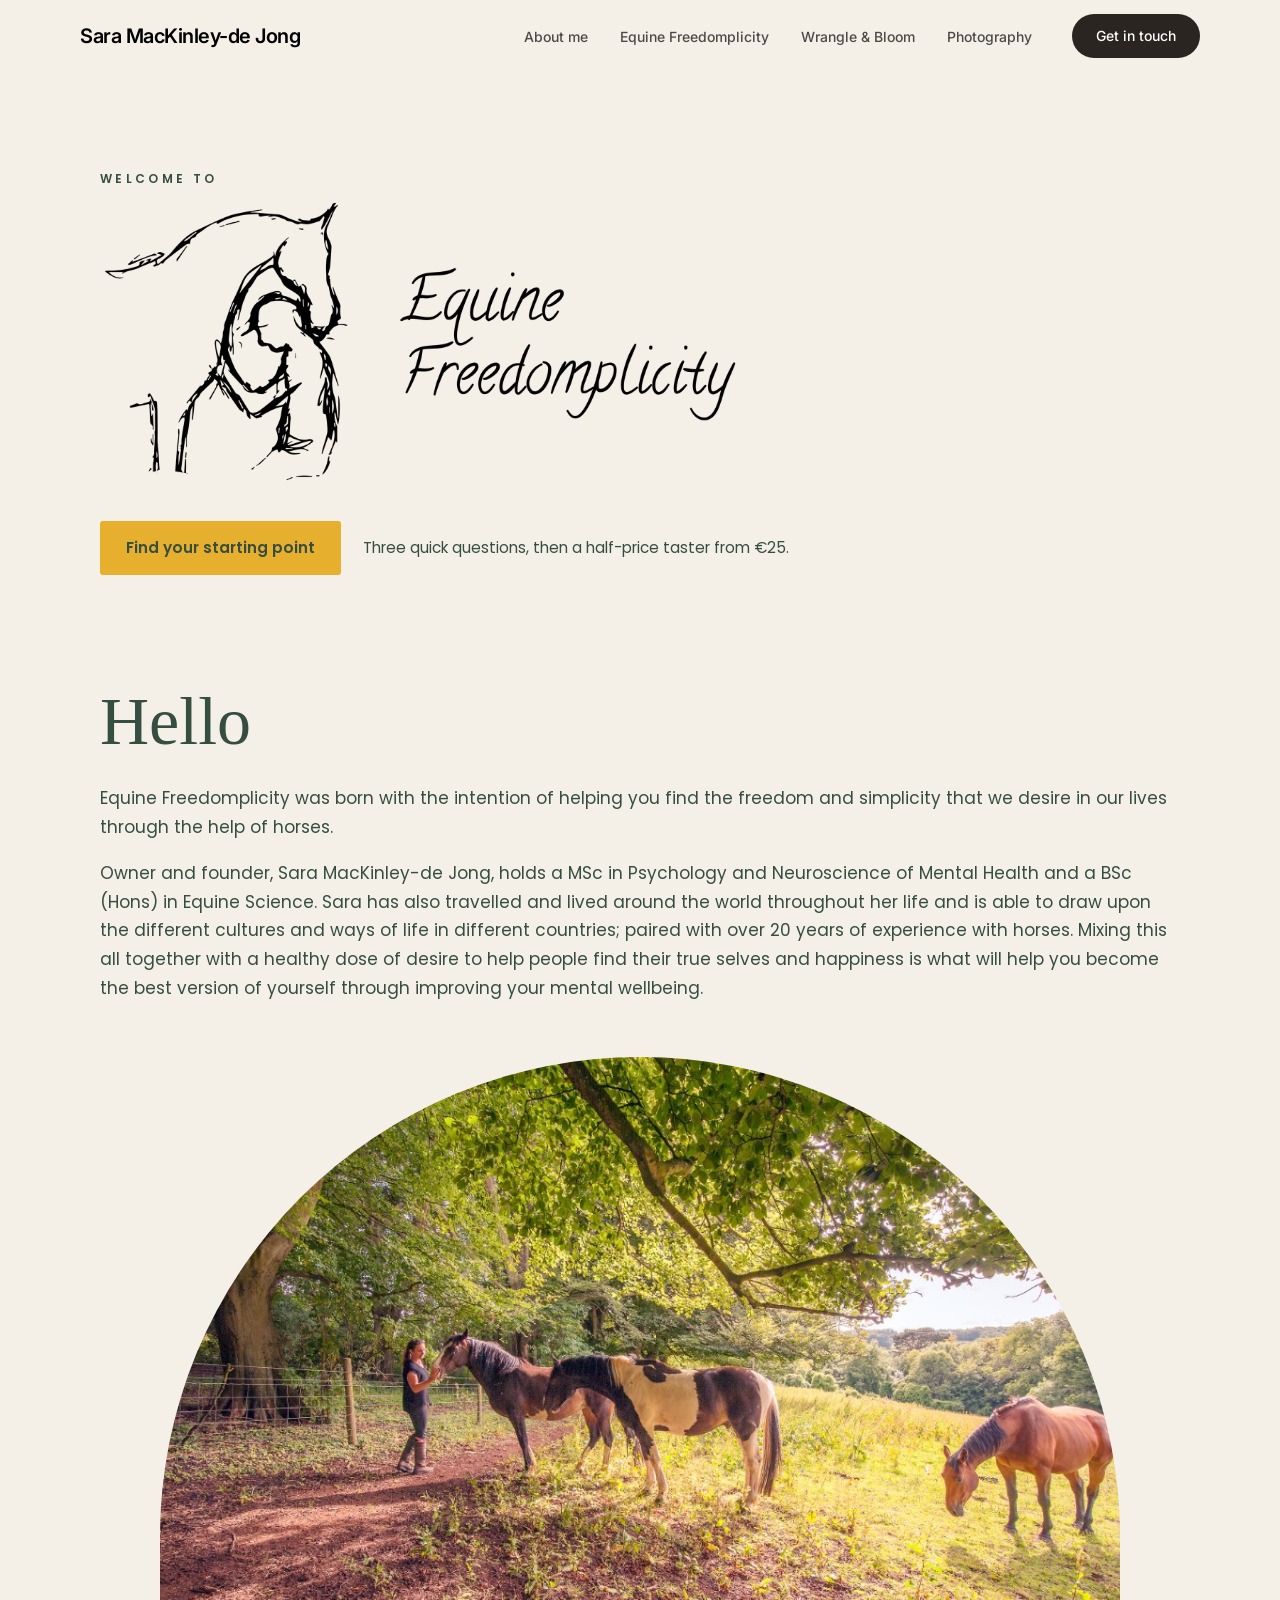
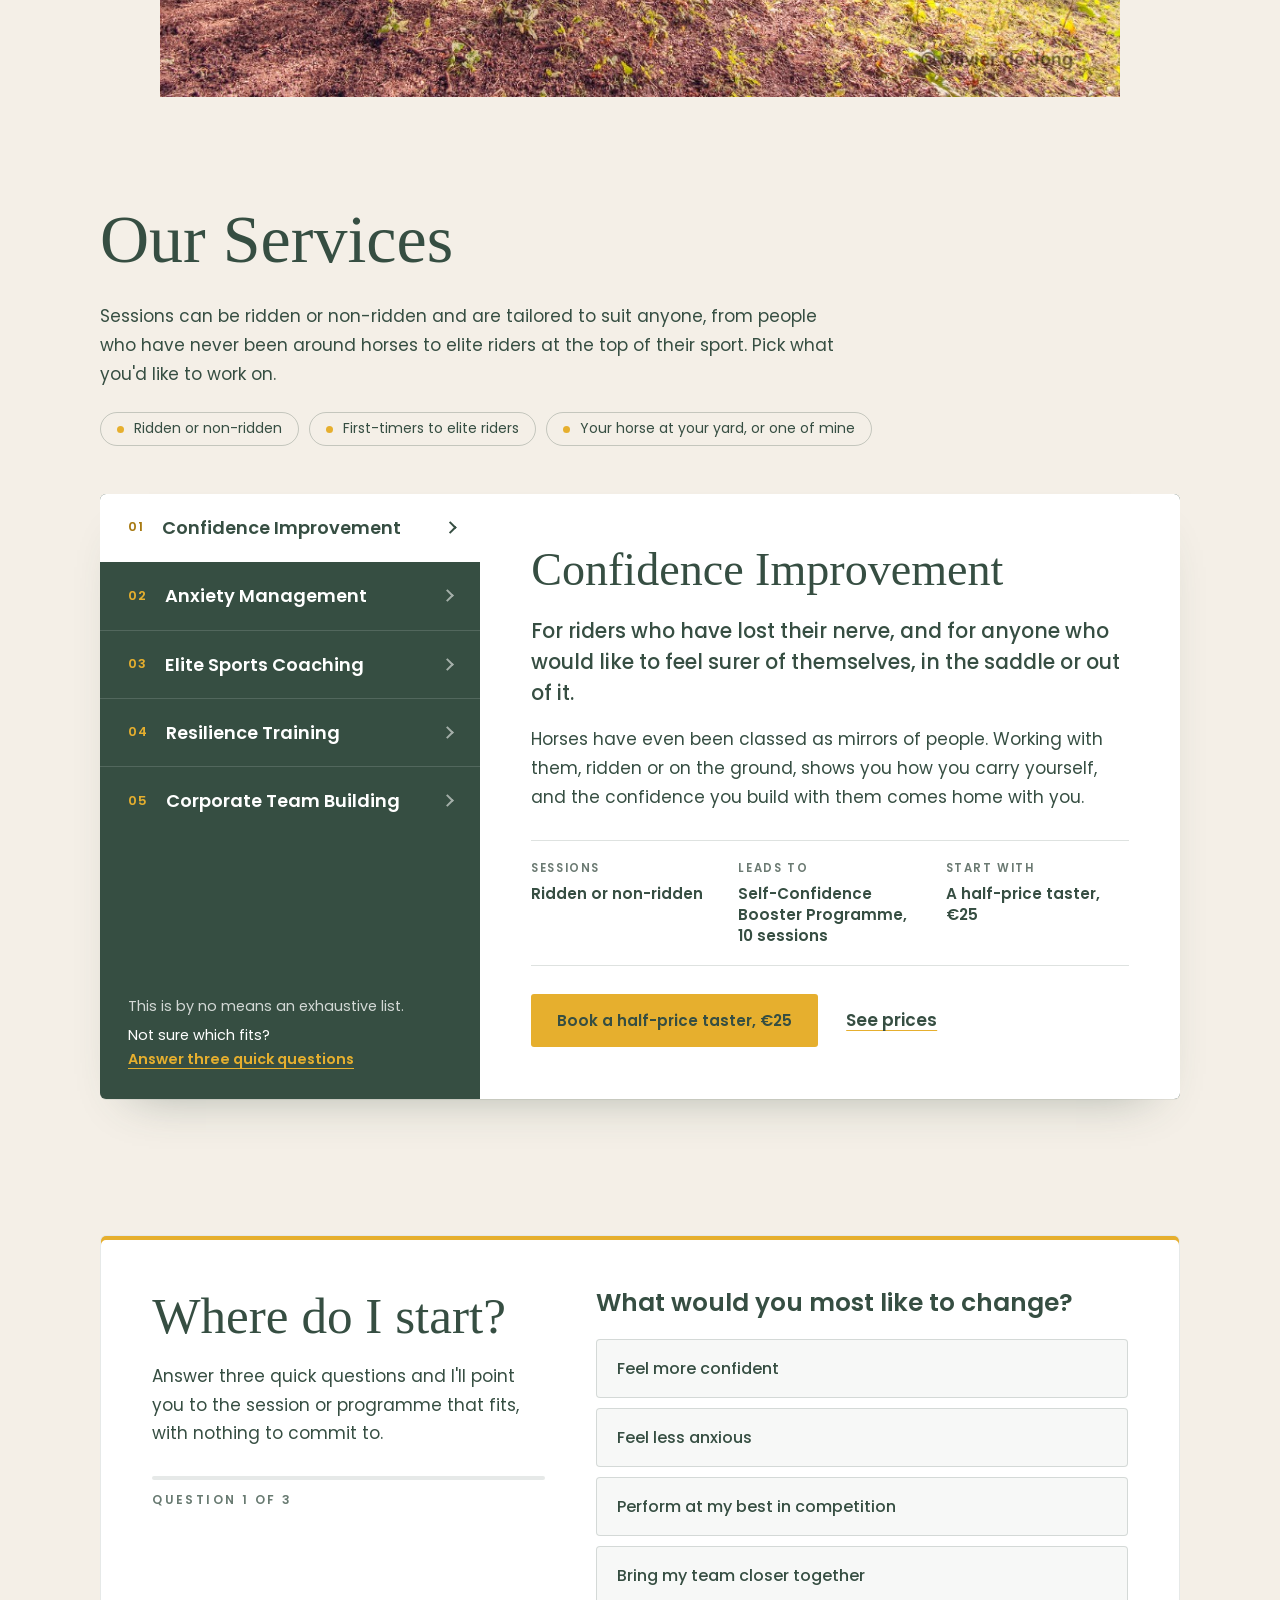
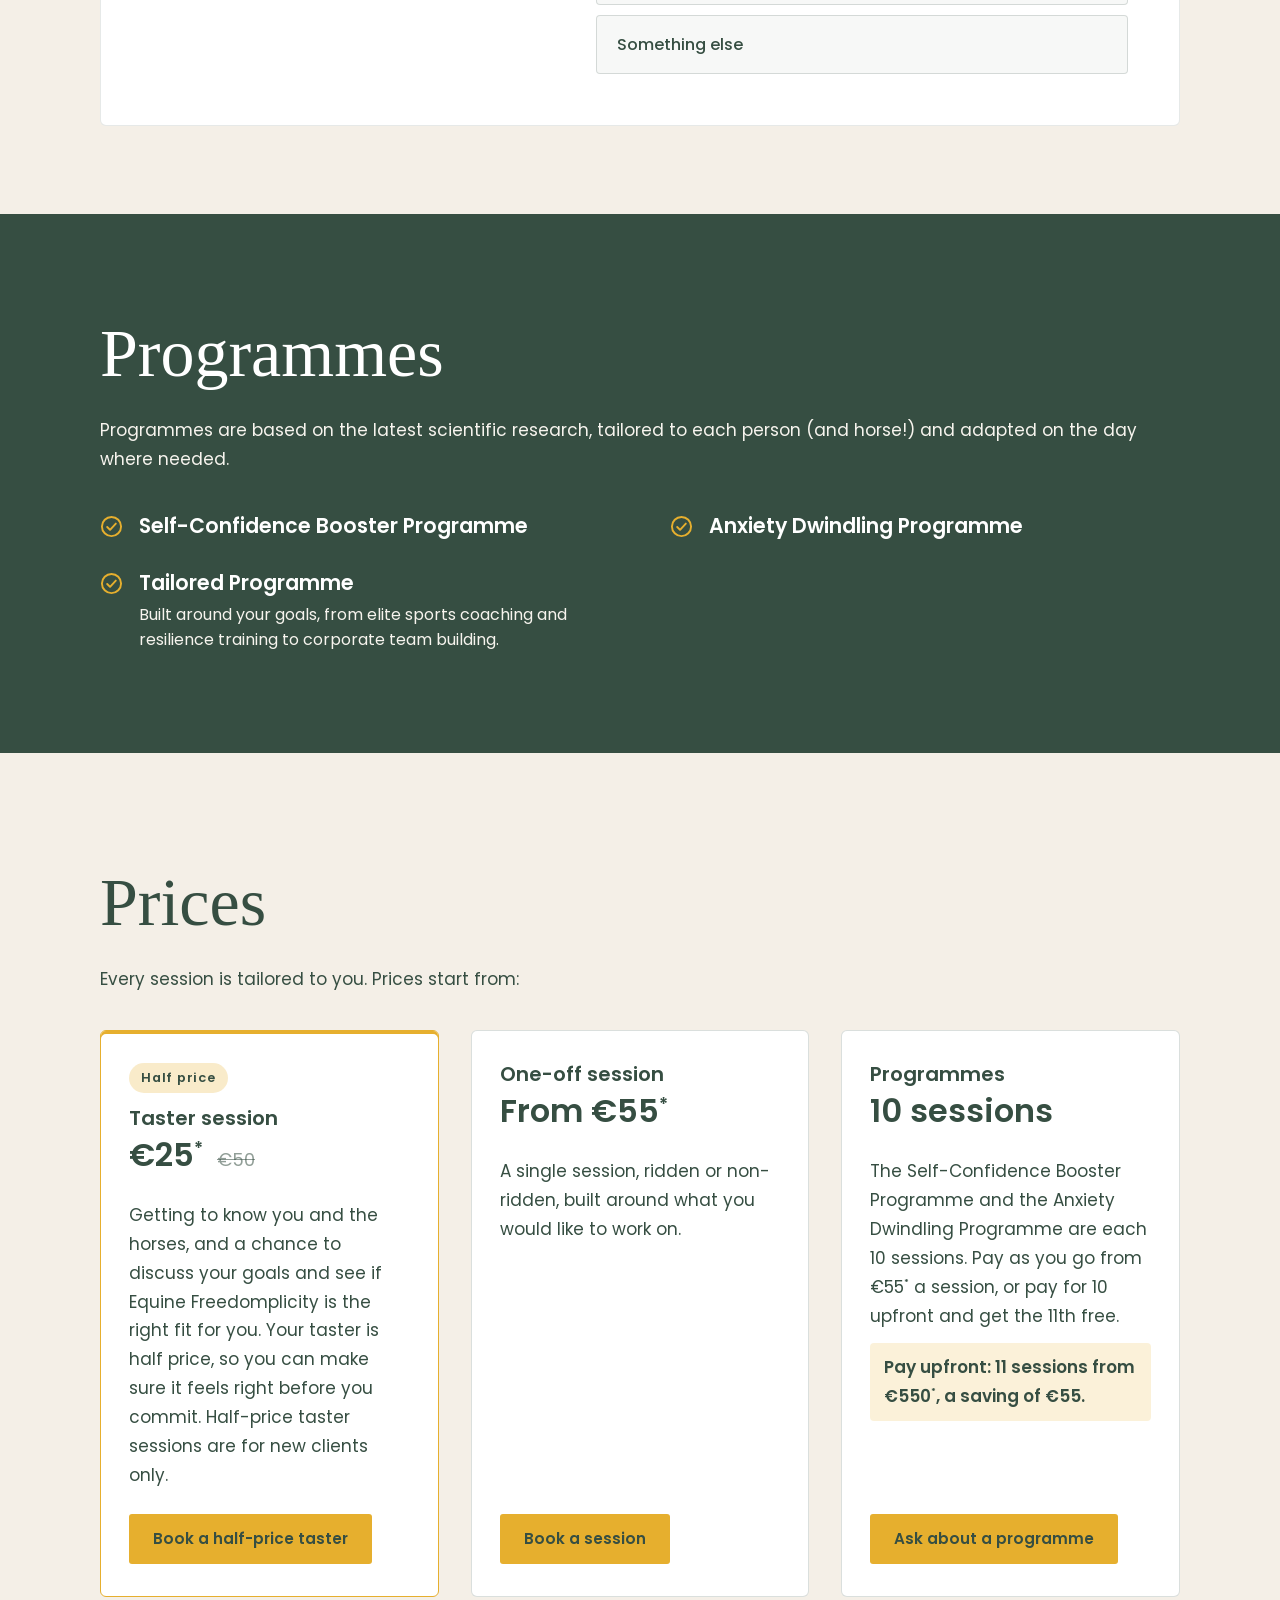
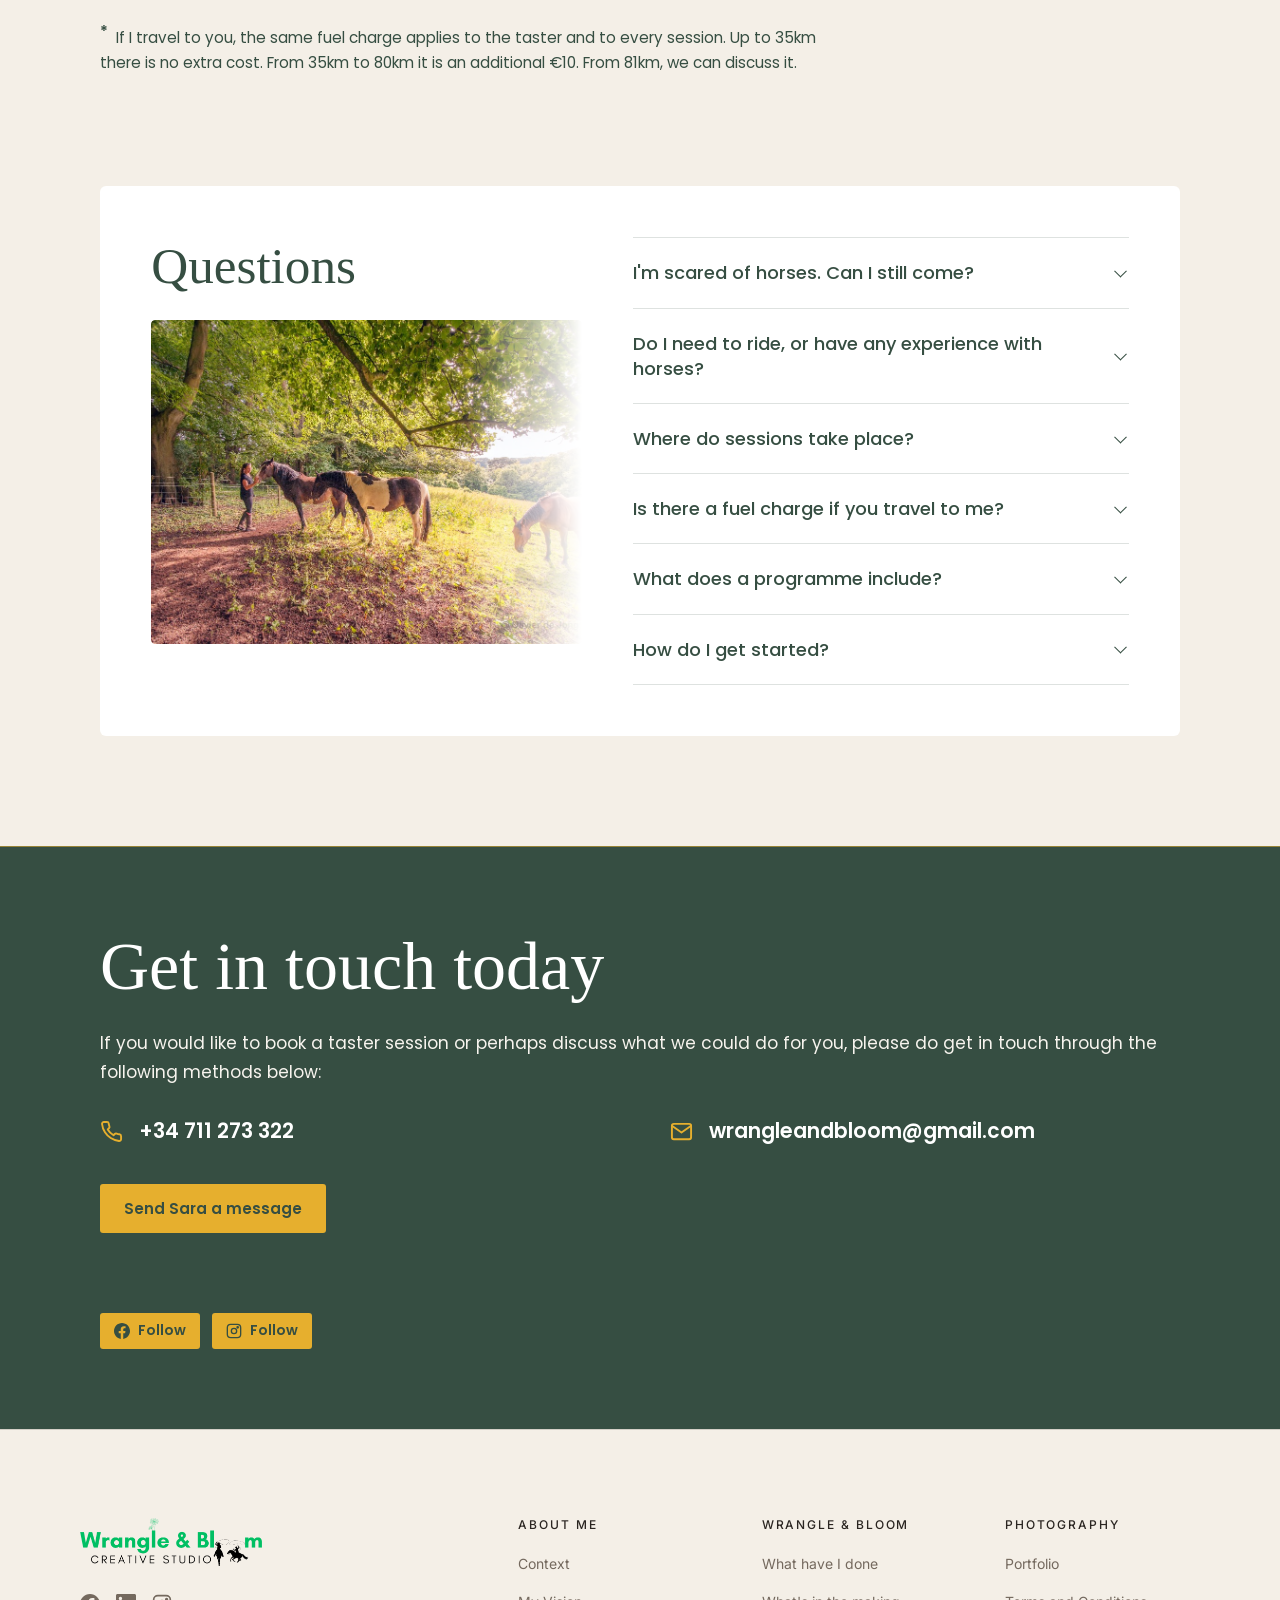
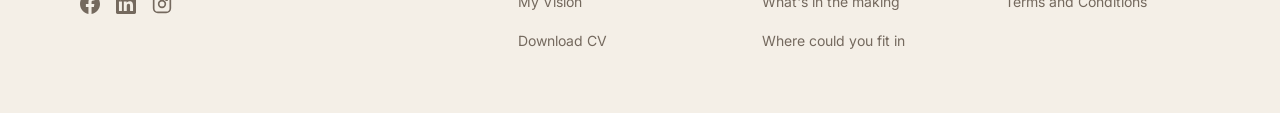
<file: equine.html>
<!DOCTYPE html>
<html lang="en">
<head>
  <meta charset="UTF-8">
  <meta name="viewport" content="width=device-width, initial-scale=1.0">
  <title>Equine Freedomplicity | Helping you find your freedom through the help of horses.</title>
  <meta name="description" content="Equine Freedomplicity: coaching with horses for confidence, anxiety, elite sport and team building in Galicia, Spain. Half-price taster from €25.">
  <link rel="canonical" href="https://wrangle-and-bloom-website.vercel.app/equine.html">
  <meta property="og:type" content="website">
  <meta property="og:site_name" content="Sara MacKinley-de Jong">
  <meta property="og:locale" content="en_GB">
  <meta property="og:title" content="Equine Freedomplicity | Helping you find your freedom through the help of horses.">
  <meta property="og:description" content="Equine Freedomplicity: coaching with horses for confidence, anxiety, elite sport and team building in Galicia, Spain. Half-price taster from €25.">
  <meta property="og:url" content="https://wrangle-and-bloom-website.vercel.app/equine.html">
  <meta property="og:image" content="https://wrangle-and-bloom-website.vercel.app/og/equine.jpg">
  <meta property="og:image:width" content="1200">
  <meta property="og:image:height" content="630">
  <meta property="og:image:alt" content="Horses grazing under trees in a sunlit field">
  <meta name="twitter:card" content="summary_large_image">
  <link rel="icon" href="favicon.png" type="image/png" sizes="32x32">
  <link rel="preconnect" href="https://fonts.googleapis.com">
  <link rel="preconnect" href="https://fonts.gstatic.com" crossorigin>
  <link href="https://fonts.googleapis.com/css2?family=Calligraffitti&family=Cormorant+Garamond:ital,wght@0,400;0,500;1,400;1,500&family=Inter:wght@300;400;500;600;700&family=Poppins:wght@400;500;600;700&display=swap" rel="stylesheet">
  <link rel="stylesheet" href="styles.css">
  <link rel="stylesheet" href="equine.css">
  <link rel="stylesheet" href="home.css">
  <script src="vendor/swup.umd.js" defer></script>
  <script src="site.js"></script>
</head>
<body class="home">
<div id="swup">

  <!-- Navigation -->
  <nav class="nav" id="nav">
    <div class="nav__inner">
      <a href="index.html" class="nav__logo">Sara MacKinley-de Jong</a>
      <button class="nav__toggle" aria-label="Toggle menu" id="navToggle">
        <span></span>
        <span></span>
        <span></span>
      </button>
      <div class="nav__right" id="navMenu">
        <ul class="nav__links">
          <li><a href="about.html">About me</a></li>
          <li><a href="equine.html" class="nav__links--active">Equine Freedomplicity</a></li>
          <li><a href="wrangle-and-bloom.html">Wrangle &amp; Bloom</a></li>
          <li><a href="photography.html">Photography</a></li>
        </ul>
        <a href="contact.html" class="nav__cta">Get in touch</a>
      </div>
    </div>
  </nav>

  <main class="efp">

    <!-- Hero -->
    <section class="efp-hero">
      <div class="efp-container">
        <h5 class="efp-hero__eyebrow reveal">Welcome to</h5>
        <h1 class="efp-hero__title reveal reveal--d1">
          <img src="equine/primary-logo.png" alt="Equine Freedomplicity">
        </h1>
        <div class="efp-hero__start reveal reveal--d2">
          <a href="#efp-match" class="efp-hero__cta">Find your starting point</a>
          <span>Three quick questions, then a half-price taster from €25.</span>
        </div>
      </div>
    </section>

    <!-- Hello -->
    <section class="efp-section efp-hello" id="efp-about">
      <div class="efp-container reveal">
        <h2 class="efp-heading">Hello</h2>
        <p>Equine Freedomplicity was born with the intention of helping you find the freedom and simplicity that we desire in our lives through the help of horses.</p>
        <p>Owner and founder, Sara MacKinley-de Jong, holds a MSc in Psychology and Neuroscience of Mental Health and a BSc (Hons) in Equine Science. Sara has also travelled and lived around the world throughout her life and is able to draw upon the different cultures and ways of life in different countries; paired with over 20 years of experience with horses. Mixing this all together with a healthy dose of desire to help people find their true selves and happiness is what will help you become the best version of yourself through improving your mental wellbeing.</p>
      </div>
    </section>

    <!-- Full-width image -->
    <section class="efp-fullwidth reveal">
      <img src="equine/sara-horses.jpg" alt="Sara MacKinley-de Jong with horses in a sunlit paddock" loading="lazy">
    </section>

    <!-- Services: a service explorer. Pick a service to see who it is for, how
         it runs, where it leads and a booking link that carries the choice into
         the contact form. Without JavaScript every service shows in full. -->
    <section class="efp-section efp-svc-section" id="efp-services">
      <div class="efp-container">
        <div class="efp-svc__head reveal">
          <h2 class="efp-heading">Our Services</h2>
          <p>Sessions can be ridden or non-ridden and are tailored to suit anyone, from people who have never been around horses to elite riders at the top of their sport. Pick what you'd like to work on.</p>
          <ul class="efp-svc__basics" aria-label="How sessions work">
            <li>Ridden or non-ridden</li>
            <li>First-timers to elite riders</li>
            <li>Your horse at your yard, or one of mine</li>
          </ul>
        </div>

        <div class="efp-svc reveal" id="efpSvc">

          <h3 class="efp-svc__item">
            <button type="button" class="efp-svc__tab" id="svc-confidence" aria-expanded="true" aria-controls="svc-confidence-panel">
              <span class="efp-svc__num" aria-hidden="true">01</span>
              <span class="efp-svc__name">Confidence Improvement</span>
            </button>
          </h3>
          <div class="efp-svc__panel" id="svc-confidence-panel" role="region" aria-labelledby="svc-confidence">
            <p class="efp-svc__title" aria-hidden="true">Confidence Improvement</p>
            <p class="efp-svc__for">For riders who have lost their nerve, and for anyone who would like to feel surer of themselves, in the saddle or out of it.</p>
            <p>Horses have even been classed as mirrors of people. Working with them, ridden or on the ground, shows you how you carry yourself, and the confidence you build with them comes home with you.</p>
            <dl class="efp-svc__facts">
              <div><dt>Sessions</dt><dd>Ridden or non-ridden</dd></div>
              <div><dt>Leads to</dt><dd>Self-Confidence Booster Programme, 10 sessions</dd></div>
              <div><dt>Start with</dt><dd>A half-price taster, €25</dd></div>
            </dl>
            <div class="efp-svc__actions">
              <a class="efp-svc__cta" href="contact.html?service=taster&amp;note=I%27d%20like%20to%20work%20on%20Confidence%20Improvement%20(from%20the%20services%20on%20the%20Equine%20page).">Book a half-price taster, €25</a>
              <a class="efp-svc__link" href="#efp-prices">See prices</a>
            </div>
          </div>

          <h3 class="efp-svc__item">
            <button type="button" class="efp-svc__tab" id="svc-anxiety" aria-expanded="false" aria-controls="svc-anxiety-panel">
              <span class="efp-svc__num" aria-hidden="true">02</span>
              <span class="efp-svc__name">Anxiety Management</span>
            </button>
          </h3>
          <div class="efp-svc__panel" id="svc-anxiety-panel" role="region" aria-labelledby="svc-anxiety">
            <p class="efp-svc__title" aria-hidden="true">Anxiety Management</p>
            <p class="efp-svc__for">For anyone who would like to feel calmer, including people who feel nervous around horses.</p>
            <p>Sessions can be completely non-ridden. Being scared of horses is normal, and it is something we work on together, at your pace. If you come to me, the horses are calm and well trained.</p>
            <dl class="efp-svc__facts">
              <div><dt>Sessions</dt><dd>Non-ridden, or ridden when you're ready</dd></div>
              <div><dt>Leads to</dt><dd>Anxiety Dwindling Programme, 10 sessions</dd></div>
              <div><dt>Start with</dt><dd>A half-price taster, €25</dd></div>
            </dl>
            <div class="efp-svc__actions">
              <a class="efp-svc__cta" href="contact.html?service=taster&amp;note=I%27d%20like%20to%20work%20on%20Anxiety%20Management%20(from%20the%20services%20on%20the%20Equine%20page).">Book a half-price taster, €25</a>
              <a class="efp-svc__link" href="#efp-prices">See prices</a>
            </div>
          </div>

          <h3 class="efp-svc__item">
            <button type="button" class="efp-svc__tab" id="svc-elite" aria-expanded="false" aria-controls="svc-elite-panel">
              <span class="efp-svc__num" aria-hidden="true">03</span>
              <span class="efp-svc__name">Elite Sports Coaching</span>
            </button>
          </h3>
          <div class="efp-svc__panel" id="svc-elite-panel" role="region" aria-labelledby="svc-elite">
            <p class="efp-svc__title" aria-hidden="true">Elite Sports Coaching</p>
            <p class="efp-svc__for">For competitive riders who want to perform at their best when it counts.</p>
            <p>A tailored programme built around you, your horse and your competition goals. I can come to your yard and we work with your own horse.</p>
            <dl class="efp-svc__facts">
              <div><dt>Sessions</dt><dd>Ridden, non-ridden, or a mix</dd></div>
              <div><dt>Leads to</dt><dd>A Tailored Programme</dd></div>
              <div><dt>Start with</dt><dd>A half-price taster, €25</dd></div>
            </dl>
            <div class="efp-svc__actions">
              <a class="efp-svc__cta" href="contact.html?service=taster&amp;note=I%27d%20like%20to%20work%20on%20Elite%20Sports%20Coaching%20(from%20the%20services%20on%20the%20Equine%20page).">Book a half-price taster, €25</a>
              <a class="efp-svc__link" href="#efp-prices">See prices</a>
            </div>
          </div>

          <h3 class="efp-svc__item">
            <button type="button" class="efp-svc__tab" id="svc-resilience" aria-expanded="false" aria-controls="svc-resilience-panel">
              <span class="efp-svc__num" aria-hidden="true">04</span>
              <span class="efp-svc__name">Resilience Training</span>
            </button>
          </h3>
          <div class="efp-svc__panel" id="svc-resilience-panel" role="region" aria-labelledby="svc-resilience">
            <p class="efp-svc__title" aria-hidden="true">Resilience Training</p>
            <p class="efp-svc__for">For people facing pressure, change or a setback, who want to come through it stronger.</p>
            <p>Drawing on an MSc in Psychology and Neuroscience of Mental Health and over 20 years with horses, sessions are built around what you are facing, and adapted on the day where needed.</p>
            <dl class="efp-svc__facts">
              <div><dt>Sessions</dt><dd>Ridden or non-ridden</dd></div>
              <div><dt>Leads to</dt><dd>A Tailored Programme</dd></div>
              <div><dt>Start with</dt><dd>A half-price taster, €25</dd></div>
            </dl>
            <div class="efp-svc__actions">
              <a class="efp-svc__cta" href="contact.html?service=taster&amp;note=I%27d%20like%20to%20work%20on%20Resilience%20Training%20(from%20the%20services%20on%20the%20Equine%20page).">Book a half-price taster, €25</a>
              <a class="efp-svc__link" href="#efp-prices">See prices</a>
            </div>
          </div>

          <h3 class="efp-svc__item">
            <button type="button" class="efp-svc__tab" id="svc-team" aria-expanded="false" aria-controls="svc-team-panel">
              <span class="efp-svc__num" aria-hidden="true">05</span>
              <span class="efp-svc__name">Corporate Team Building</span>
            </button>
          </h3>
          <div class="efp-svc__panel" id="svc-team-panel" role="region" aria-labelledby="svc-team">
            <p class="efp-svc__title" aria-hidden="true">Corporate Team Building</p>
            <p class="efp-svc__for">For teams that want to work better together.</p>
            <p>A tailored session or programme for your team, built around what you want to achieve together. No experience with horses needed.</p>
            <dl class="efp-svc__facts">
              <div><dt>Sessions</dt><dd>Tailored to your team</dd></div>
              <div><dt>Leads to</dt><dd>A tailored session or programme</dd></div>
              <div><dt>Start with</dt><dd>A conversation about your team</dd></div>
            </dl>
            <div class="efp-svc__actions">
              <a class="efp-svc__cta" href="contact.html?service=equine&amp;note=I%27d%20like%20to%20ask%20about%20Corporate%20Team%20Building%20(from%20the%20services%20on%20the%20Equine%20page).">Ask about team building</a>
              <a class="efp-svc__link" href="#efp-prices">See prices</a>
            </div>
          </div>

          <p class="efp-svc__more">This is by no means an exhaustive list. <span>Not sure which fits?</span> <a href="#efp-match">Answer three quick questions</a></p>
        </div>

      </div>
    </section>

    <!-- Starting-point matcher: three questions, a recommended programme, then the taster -->
    <section class="efp-section efp-match" id="efp-match" aria-labelledby="efpMatchTitle">
      <div class="efp-container">
        <div class="efp-match__panel reveal">
          <div class="efp-match__intro">
            <h2 class="efp-heading" id="efpMatchTitle">Where do I start?</h2>
            <p>Answer three quick questions and I'll point you to the session or programme that fits, with nothing to commit to.</p>
            <div class="efp-match__progress" aria-hidden="true"><span id="efpMatchBar"></span></div>
            <p class="efp-match__count" id="efpMatchCount">Question 1 of 3</p>
          </div>

          <div class="efp-match__body" id="efpMatch">
            <fieldset class="efp-match__step" data-q="goal">
              <legend>What would you most like to change?</legend>
              <div class="efp-match__options">
                <button type="button" data-v="confidence">Feel more confident</button>
                <button type="button" data-v="anxiety">Feel less anxious</button>
                <button type="button" data-v="elite">Perform at my best in competition</button>
                <button type="button" data-v="team">Bring my team closer together</button>
                <button type="button" data-v="other">Something else</button>
              </div>
            </fieldset>

            <fieldset class="efp-match__step" data-q="experience" hidden>
              <legend>How much time have you spent around horses?</legend>
              <div class="efp-match__options">
                <button type="button" data-v="nervous">None, and they make me nervous</button>
                <button type="button" data-v="some">A little</button>
                <button type="button" data-v="rider">I ride regularly</button>
              </div>
            </fieldset>

            <fieldset class="efp-match__step" data-q="place" hidden>
              <legend>Where would you like to work?</legend>
              <div class="efp-match__options">
                <button type="button" data-v="own">With my own horse, at my yard</button>
                <button type="button" data-v="hers">With one of your horses, in Xermade</button>
                <button type="button" data-v="unsure">Not sure yet</button>
              </div>
            </fieldset>

            <div class="efp-match__result" id="efpMatchResult" hidden tabindex="-1">
              <p class="efp-match__label">Your starting point</p>
              <h3 class="efp-match__pick" id="efpMatchPick"></h3>
              <p class="efp-match__pick-text" id="efpMatchPickText"></p>
              <ul class="efp-match__notes">
                <li id="efpMatchExperience"></li>
                <li id="efpMatchPlace"></li>
              </ul>
              <div class="efp-match__actions">
                <a href="contact.html?service=taster" class="efp-match__cta" id="efpMatchCta">Book your half-price taster, €25</a>
                <a href="#efp-prices" class="efp-match__link">See all prices</a>
              </div>
              <p class="efp-match__small">Your answers go with your message, so we can start from where you are.</p>
            </div>

            <button type="button" class="efp-match__back" id="efpMatchBack" hidden>Back</button>
          </div>
        </div>
      </div>
    </section>

    <!-- Programmes -->
    <section class="efp-dark efp-programs" id="efp-programs">
      <div class="efp-container">
        <div class="reveal">
          <h2 class="efp-heading">Programmes</h2>
          <p>Programmes are based on the latest scientific research, tailored to each person (and horse!) and adapted on the day where needed.</p>
        </div>

        <div class="efp-blurbs efp-blurbs--two">
          <div class="efp-blurb reveal">
            <svg class="efp-blurb__icon" viewBox="0 0 24 24" fill="none" stroke="currentColor" stroke-width="2" stroke-linecap="round" stroke-linejoin="round"><circle cx="12" cy="12" r="10"/><polyline points="7.5 12.5 10.5 15.5 16.5 9"/></svg>
            <h4 class="efp-blurb__title">Self-Confidence Booster Programme</h4>
          </div>
          <div class="efp-blurb reveal reveal--d1">
            <svg class="efp-blurb__icon" viewBox="0 0 24 24" fill="none" stroke="currentColor" stroke-width="2" stroke-linecap="round" stroke-linejoin="round"><circle cx="12" cy="12" r="10"/><polyline points="7.5 12.5 10.5 15.5 16.5 9"/></svg>
            <h4 class="efp-blurb__title">Anxiety Dwindling Programme</h4>
          </div>
          <div class="efp-blurb reveal reveal--d2">
            <svg class="efp-blurb__icon" viewBox="0 0 24 24" fill="none" stroke="currentColor" stroke-width="2" stroke-linecap="round" stroke-linejoin="round"><circle cx="12" cy="12" r="10"/><polyline points="7.5 12.5 10.5 15.5 16.5 9"/></svg>
            <div>
              <h4 class="efp-blurb__title">Tailored Programme</h4>
              <p class="efp-blurb__text">Built around your goals, from elite sports coaching and resilience training to corporate team building.</p>
            </div>
          </div>
        </div>
      </div>
    </section>

    <!-- Prices -->
    <section class="efp-section efp-prices" id="efp-prices">
      <div class="efp-container">
        <div class="reveal">
          <h2 class="efp-heading">Prices</h2>
          <p>Every session is tailored to you. Prices start from:</p>
        </div>

        <div class="efp-prices__grid">
          <article class="efp-price efp-price--offer reveal">
            <p class="efp-price__tag">Half price</p>
            <h3 class="efp-price__name">Taster session</h3>
            <p class="efp-price__amount">€25<sup class="efp-price__star">*</sup> <s>€50</s></p>
            <p>Getting to know you and the horses, and a chance to discuss your goals and see if Equine Freedomplicity is the right fit for you. Your taster is half price, so you can make sure it feels right before you commit. Half-price taster sessions are for new clients only.</p>
            <a href="contact.html?service=taster" class="efp-price__cta">Book a half-price taster</a>
          </article>

          <article class="efp-price reveal reveal--d1">
            <h3 class="efp-price__name">One-off session</h3>
            <p class="efp-price__amount">From €55<sup class="efp-price__star">*</sup></p>
            <p>A single session, ridden or non-ridden, built around what you would like to work on.</p>
            <a href="contact.html?service=session" class="efp-price__cta">Book a session</a>
          </article>

          <article class="efp-price reveal reveal--d2">
            <h3 class="efp-price__name">Programmes</h3>
            <p class="efp-price__amount">10 sessions</p>
            <p>The Self-Confidence Booster Programme and the Anxiety Dwindling Programme are each 10 sessions. Pay as you go from €55<sup class="efp-price__star">*</sup> a session, or pay for 10 upfront and get the 11th free.</p>
            <p class="efp-price__saving">Pay upfront: 11 sessions from €550<sup class="efp-price__star">*</sup>, a saving of €55.</p>
            <a href="contact.html?service=programme" class="efp-price__cta">Ask about a programme</a>
          </article>
        </div>
        <p class="efp-prices__travel reveal"><sup class="efp-price__star">*</sup> If I travel to you, the same fuel charge applies to the taster and to every session. Up to 35km there is no extra cost. From 35km to 80km it is an additional €10. From 81km, we can discuss it.</p>
      </div>
    </section>

    <!-- FAQ -->
    <section class="efp-section efp-faq" id="efp-faq">
      <div class="efp-container">
        <div class="efp-faq__panel reveal">
          <div class="efp-faq__intro">
            <h2 class="efp-heading">Questions</h2>
            <img class="efp-faq__photo" src="equine/sara-horses.jpg" alt="Horses resting in a sunlit paddock under the trees" loading="lazy">
          </div>

          <div class="efp-faq__list">
            <details class="efp-faq__item">
              <summary>I'm scared of horses. Can I still come?</summary>
              <p>Being scared of horses is a normal thing, after all they are quite big compared to us! This is something we will work on together. If you come to me, the horses are calm and well trained. Horses are natural prey animals, so they do not look to intentionally harm anyone, and they have even been classed as mirrors of people.</p>
            </details>
            <details class="efp-faq__item">
              <summary>Do I need to ride, or have any experience with horses?</summary>
              <p>No. Sessions can be ridden or non-ridden and are tailored to suit anyone of any age and ability, from people who have never been around horses to elite riders at the top of their sport.</p>
            </details>
            <details class="efp-faq__item">
              <summary>Where do sessions take place?</summary>
              <p>Equine Freedomplicity is based in Xermade, Galicia, Spain. I can come to you and we can use your horse, or if you don't have a horse, or would like to work with one of mine first, you can come to me.</p>
            </details>
            <details class="efp-faq__item">
              <summary>Is there a fuel charge if you travel to me?</summary>
              <p>If I come to you, the same fuel charge applies to the taster and to every session. Up to 35km there is no extra cost. From 35km to 80km it is an additional €10. From 81km, we can discuss it.</p>
            </details>
            <details class="efp-faq__item">
              <summary>What does a programme include?</summary>
              <p>Each programme is based around 10 sessions, using the latest scientific research, tailored to you (and the horse!) and adapted on the day where needed. You can pay per session, or pay for 10 upfront and get the 11th free.</p>
            </details>
            <details class="efp-faq__item">
              <summary>How do I get started?</summary>
              <p>Using the link on this website you can <a href="contact.html?service=taster">book a half-price taster session</a>. Half-price tasters are for new clients only. It's a chance to get to know me, talk about your goals, and see what Equine Freedomplicity has to offer and whether it is right for you. Send me a message and I'll reply within 2 working days.</p>
            </details>
          </div>
        </div>
      </div>
    </section>

    <!-- Contact -->
    <section class="efp-dark efp-contact" id="efp-contact">
      <div class="efp-container">
        <div class="reveal">
          <h2 class="efp-heading">Get in touch today</h2>
          <p>If you would like to book a taster session or perhaps discuss what we could do for you, please do get in touch through the following methods below:</p>
        </div>

        <div class="efp-blurbs efp-blurbs--two efp-contact__methods">
          <div class="efp-blurb reveal">
            <svg class="efp-blurb__icon" viewBox="0 0 24 24" fill="none" stroke="currentColor" stroke-width="2" stroke-linecap="round" stroke-linejoin="round"><path d="M22 16.92v3a2 2 0 0 1-2.18 2 19.79 19.79 0 0 1-8.63-3.07 19.5 19.5 0 0 1-6-6 19.79 19.79 0 0 1-3.07-8.67A2 2 0 0 1 4.11 2h3a2 2 0 0 1 2 1.72c.13.96.36 1.9.7 2.81a2 2 0 0 1-.45 2.11L8.09 9.91a16 16 0 0 0 6 6l1.27-1.27a2 2 0 0 1 2.11-.45c.91.34 1.85.57 2.81.7A2 2 0 0 1 22 16.92z"/></svg>
            <h4 class="efp-blurb__title"><a href="tel:+34711273322">+34 711 273 322</a></h4>
          </div>
          <div class="efp-blurb reveal reveal--d1">
            <svg class="efp-blurb__icon" viewBox="0 0 24 24" fill="none" stroke="currentColor" stroke-width="2" stroke-linecap="round" stroke-linejoin="round"><rect x="2" y="4" width="20" height="16" rx="2"/><polyline points="22 6 12 13 2 6"/></svg>
            <h4 class="efp-blurb__title"><a href="mailto:wrangleandbloom@gmail.com">wrangleandbloom@gmail.com</a></h4>
          </div>
        </div>

        <a href="contact.html?service=equine" class="efp-contact__cta reveal">Send Sara a message</a>

        <div class="efp-socials reveal">
          <a href="#" class="efp-socials__facebook" aria-label="Follow on Facebook">
            <svg viewBox="0 0 24 24" fill="currentColor"><path d="M24 12.073c0-6.627-5.373-12-12-12s-12 5.373-12 12c0 5.99 4.388 10.954 10.125 11.854v-8.385H7.078v-3.47h3.047V9.43c0-3.007 1.792-4.669 4.533-4.669 1.312 0 2.686.235 2.686.235v2.953H15.83c-1.491 0-1.956.925-1.956 1.874v2.25h3.328l-.532 3.47h-2.796v8.385C19.612 23.027 24 18.062 24 12.073z"/></svg>
            Follow
          </a>
          <a href="#" class="efp-socials__instagram" aria-label="Follow on Instagram">
            <svg viewBox="0 0 24 24" fill="none" stroke="currentColor" stroke-width="2"><rect x="2" y="2" width="20" height="20" rx="5"/><circle cx="12" cy="12" r="4"/><circle cx="17.5" cy="6.5" r="1" fill="currentColor"/></svg>
            Follow
          </a>
        </div>
      </div>
    </section>

  </main>

  <!-- Footer -->
  <footer class="footer">
    <div class="container">
      <div class="footer__grid">

        <div class="footer__brand">
          <div class="footer__logo-block">
            <img src="Logo/logo.png" alt="Wrangle &amp; Bloom Creative Studio" class="footer__logo-img">
          </div>
          <div class="footer__socials">
            <a href="#" aria-label="Facebook">
              <svg width="20" height="20" viewBox="0 0 24 24" fill="currentColor"><path d="M24 12.073c0-6.627-5.373-12-12-12s-12 5.373-12 12c0 5.99 4.388 10.954 10.125 11.854v-8.385H7.078v-3.47h3.047V9.43c0-3.007 1.792-4.669 4.533-4.669 1.312 0 2.686.235 2.686.235v2.953H15.83c-1.491 0-1.956.925-1.956 1.874v2.25h3.328l-.532 3.47h-2.796v8.385C19.612 23.027 24 18.062 24 12.073z"/></svg>
            </a>
            <a href="#" aria-label="LinkedIn">
              <svg width="20" height="20" viewBox="0 0 24 24" fill="currentColor"><path d="M20.447 20.452h-3.554v-5.569c0-1.328-.027-3.037-1.852-3.037-1.853 0-2.136 1.445-2.136 2.939v5.667H9.351V9h3.414v1.561h.046c.477-.9 1.637-1.85 3.37-1.85 3.601 0 4.267 2.37 4.267 5.455v6.286zM5.337 7.433a2.062 2.062 0 01-2.063-2.065 2.064 2.064 0 112.063 2.065zm1.782 13.019H3.555V9h3.564v11.452zM22.225 0H1.771C.792 0 0 .774 0 1.729v20.542C0 23.227.792 24 1.771 24h20.451C23.2 24 24 23.227 24 22.271V1.729C24 .774 23.2 0 22.222 0h.003z"/></svg>
            </a>
            <a href="#" aria-label="Instagram">
              <svg width="20" height="20" viewBox="0 0 24 24" fill="none" stroke="currentColor" stroke-width="2"><rect x="2" y="2" width="20" height="20" rx="5"/><circle cx="12" cy="12" r="4"/><circle cx="17.5" cy="6.5" r="1" fill="currentColor"/></svg>
            </a>
          </div>
        </div>

        <div class="footer__col">
          <h4 class="footer__col-title">About me</h4>
          <ul class="footer__col-links">
            <li><a href="about.html">Context</a></li>
            <li><a href="about.html">My Vision</a></li>
            <li><a href="sara-de-jong-cv-2026.pdf" download="Sara MacKinley-de Jong CV 2026.pdf">Download CV</a></li>
          </ul>
        </div>

        <div class="footer__col">
          <h4 class="footer__col-title">Wrangle &amp; Bloom</h4>
          <ul class="footer__col-links">
            <li><a href="wrangle-and-bloom.html#done">What have I done</a></li>
            <li><a href="wrangle-and-bloom.html#next">What's in the making</a></li>
            <li><a href="wrangle-and-bloom.html#fit">Where could you fit in</a></li>
          </ul>
        </div>

        <div class="footer__col">
          <h4 class="footer__col-title">Photography</h4>
          <ul class="footer__col-links">
            <li><a href="photography.html">Portfolio</a></li>
            <li><a href="#">Terms and Conditions</a></li>
          </ul>
        </div>

      </div>
    </div>
  </footer>

  <script>
    (() => {

    // Service explorer. One service open at a time: a list beside a detail
    // panel on wide screens, an accordion on phones. #svc-anxiety style links
    // open a service directly.
    (() => {
      const root = document.getElementById('efpSvc');
      if (!root) return;
      const tabs = [...root.querySelectorAll('.efp-svc__tab')];
      const panelOf = tab => document.getElementById(tab.getAttribute('aria-controls'));
      root.classList.add('is-enhanced');

      function open(tab, focusPanel) {
        tabs.forEach(t => {
          const on = t === tab;
          t.setAttribute('aria-expanded', String(on));
          panelOf(t).hidden = !on;
        });
        const panel = panelOf(tab);
        panel.classList.remove('is-in');
        void panel.offsetWidth;
        panel.classList.add('is-in');
        // On phones the panel opens under its button; keep the button in view.
        if (focusPanel && matchMedia('(max-width: 860px)').matches) {
          const top = tab.getBoundingClientRect().top;
          if (top < 80) scrollTo({ top: scrollY + top - 88, behavior: 'smooth' });
        }
      }

      tabs.forEach((tab, i) => {
        tab.addEventListener('click', () => open(tab, true));
        // Arrow keys move between services on the wide layout
        tab.addEventListener('keydown', e => {
          const step = { ArrowDown: 1, ArrowUp: -1 }[e.key];
          if (!step) return;
          e.preventDefault();
          const next = tabs[(i + step + tabs.length) % tabs.length];
          next.focus();
          open(next, false);
        });
      });

      const fromHash = tabs.find(t => '#' + t.id === location.hash);
      open(fromHash || tabs[0], false);
      if (fromHash) root.scrollIntoView();
    })();

    // Starting-point matcher. Each answer moves to the next question; the
    // result recommends a programme and carries the answers into the enquiry.
    (() => {
      const root = document.getElementById('efpMatch');
      if (!root) return;
      const steps = [...root.querySelectorAll('.efp-match__step')];
      const result = document.getElementById('efpMatchResult');
      const back = document.getElementById('efpMatchBack');
      const bar = document.getElementById('efpMatchBar');
      const count = document.getElementById('efpMatchCount');
      const answers = {};
      let index = 0;

      const picks = {
        confidence: ['Self-Confidence Booster Programme', 'Ten sessions, tailored to you (and the horse!) and adapted on the day.'],
        anxiety: ['Anxiety Dwindling Programme', 'Ten sessions, tailored to you (and the horse!) and adapted on the day.'],
        elite: ['Elite sports coaching', 'A tailored programme built around you, your horse and your competition goals.'],
        team: ['Corporate team building', 'A tailored session or programme for your team, built around what you want to achieve together.'],
        other: ['A tailored programme', 'Built around whatever you would like to work on. The list of services is by no means exhaustive.'],
      };
      const experience = {
        nervous: 'Being scared of horses is normal, and it is something we work on together. Sessions can be completely non-ridden.',
        some: 'Sessions can be ridden or non-ridden, so we go at the pace that suits you.',
        rider: 'We can work ridden, non-ridden, or a mix of both.',
      };
      const place = {
        own: 'I come to you and we work with your horse. Up to 35km is included, and 35km to 80km is an extra €10.',
        hers: 'You come to me in Xermade and work with one of my calm, well-trained horses.',
        unsure: 'I can come to you, or you can come to me in Xermade. We will work it out together.',
      };

      function show(i, focus) {
        index = i;
        steps.forEach((step, n) => { step.hidden = n !== i; });
        result.hidden = i < steps.length;
        back.hidden = i === 0;
        const done = Math.min(i, steps.length);
        bar.style.width = `${(done / steps.length) * 100}%`;
        count.textContent = i < steps.length ? `Question ${i + 1} of ${steps.length}` : 'All done';
        if (focus) (i < steps.length ? steps[i].querySelector('button') : result).focus({ preventScroll: true });
      }

      function label(q) {
        const btn = root.querySelector(`[data-q="${q}"] button[data-v="${answers[q]}"]`);
        return btn ? btn.textContent.trim() : '';
      }

      function finish() {
        const [title, text] = picks[answers.goal];
        document.getElementById('efpMatchPick').textContent = title;
        document.getElementById('efpMatchPickText').textContent = text;
        document.getElementById('efpMatchExperience').textContent = experience[answers.experience];
        document.getElementById('efpMatchPlace').textContent = place[answers.place];

        const note = [
          'From the starting-point questions on the Equine page:',
          `- I would like to: ${label('goal')}`,
          `- Time around horses: ${label('experience')}`,
          `- Where: ${label('place')}`,
          `- Suggested starting point: ${title}`,
        ].join('\n');
        const team = answers.goal === 'team';
        const cta = document.getElementById('efpMatchCta');
        cta.textContent = team ? 'Ask about team building' : 'Book your half-price taster, €25';
        cta.href = `contact.html?service=${team ? 'equine' : 'taster'}&note=${encodeURIComponent(note)}`;
      }

      steps.forEach((step, n) => {
        step.querySelectorAll('button').forEach(btn => btn.addEventListener('click', () => {
          answers[step.dataset.q] = btn.dataset.v;
          step.querySelectorAll('button').forEach(b => b.setAttribute('aria-pressed', String(b === btn)));
          show(n + 1, true);
          if (n === steps.length - 1) {
            finish();
            // On small screens the result can open below the fold; bring its top into view.
            const top = result.getBoundingClientRect().top;
            if (top < 80 || top > innerHeight * 0.5) {
              const calm = matchMedia('(prefers-reduced-motion: reduce)').matches;
              scrollTo({ top: scrollY + top - 88, behavior: calm ? 'auto' : 'smooth' });
            }
          }
        }));
        step.querySelectorAll('button').forEach(b => b.setAttribute('aria-pressed', 'false'));
      });

      back.addEventListener('click', () => show(Math.max(0, index - 1), true));
      show(0, false);
    })();
    })();
  </script>

</div>

</body>
</html>
</file>
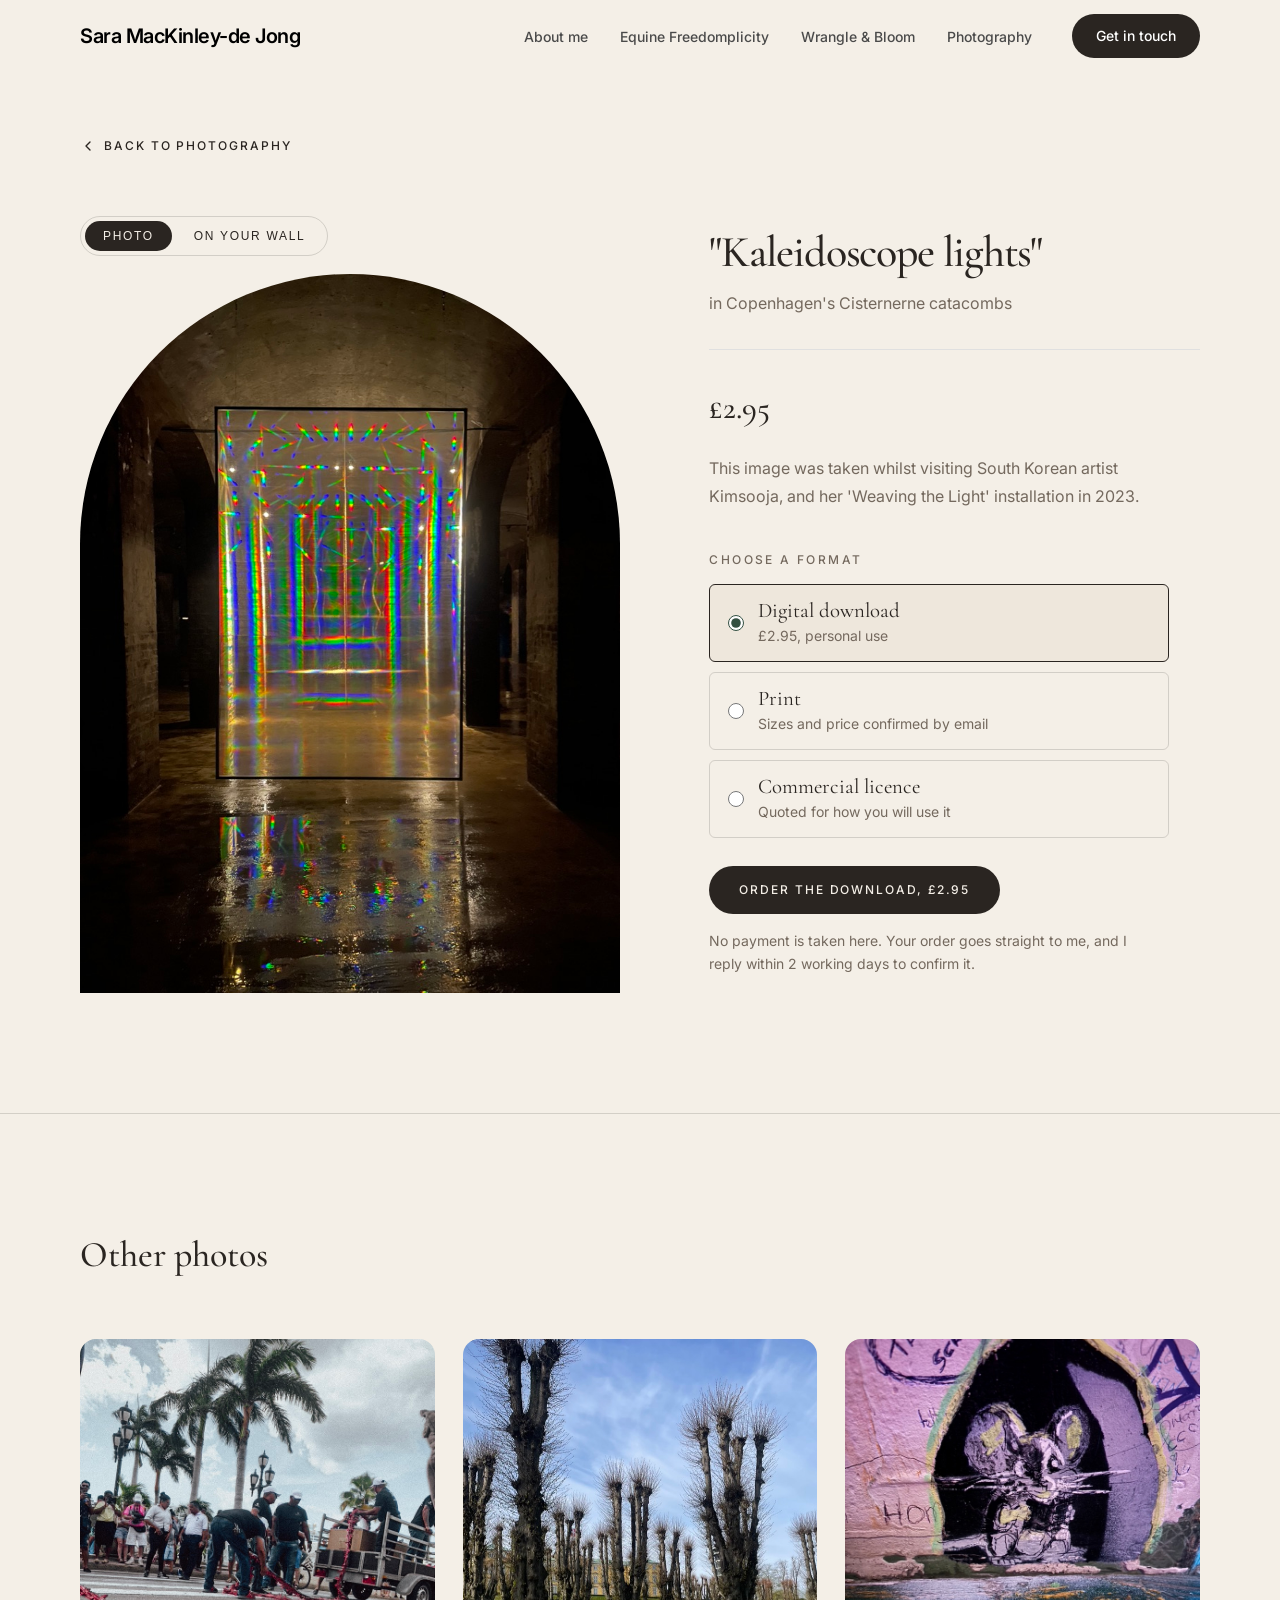
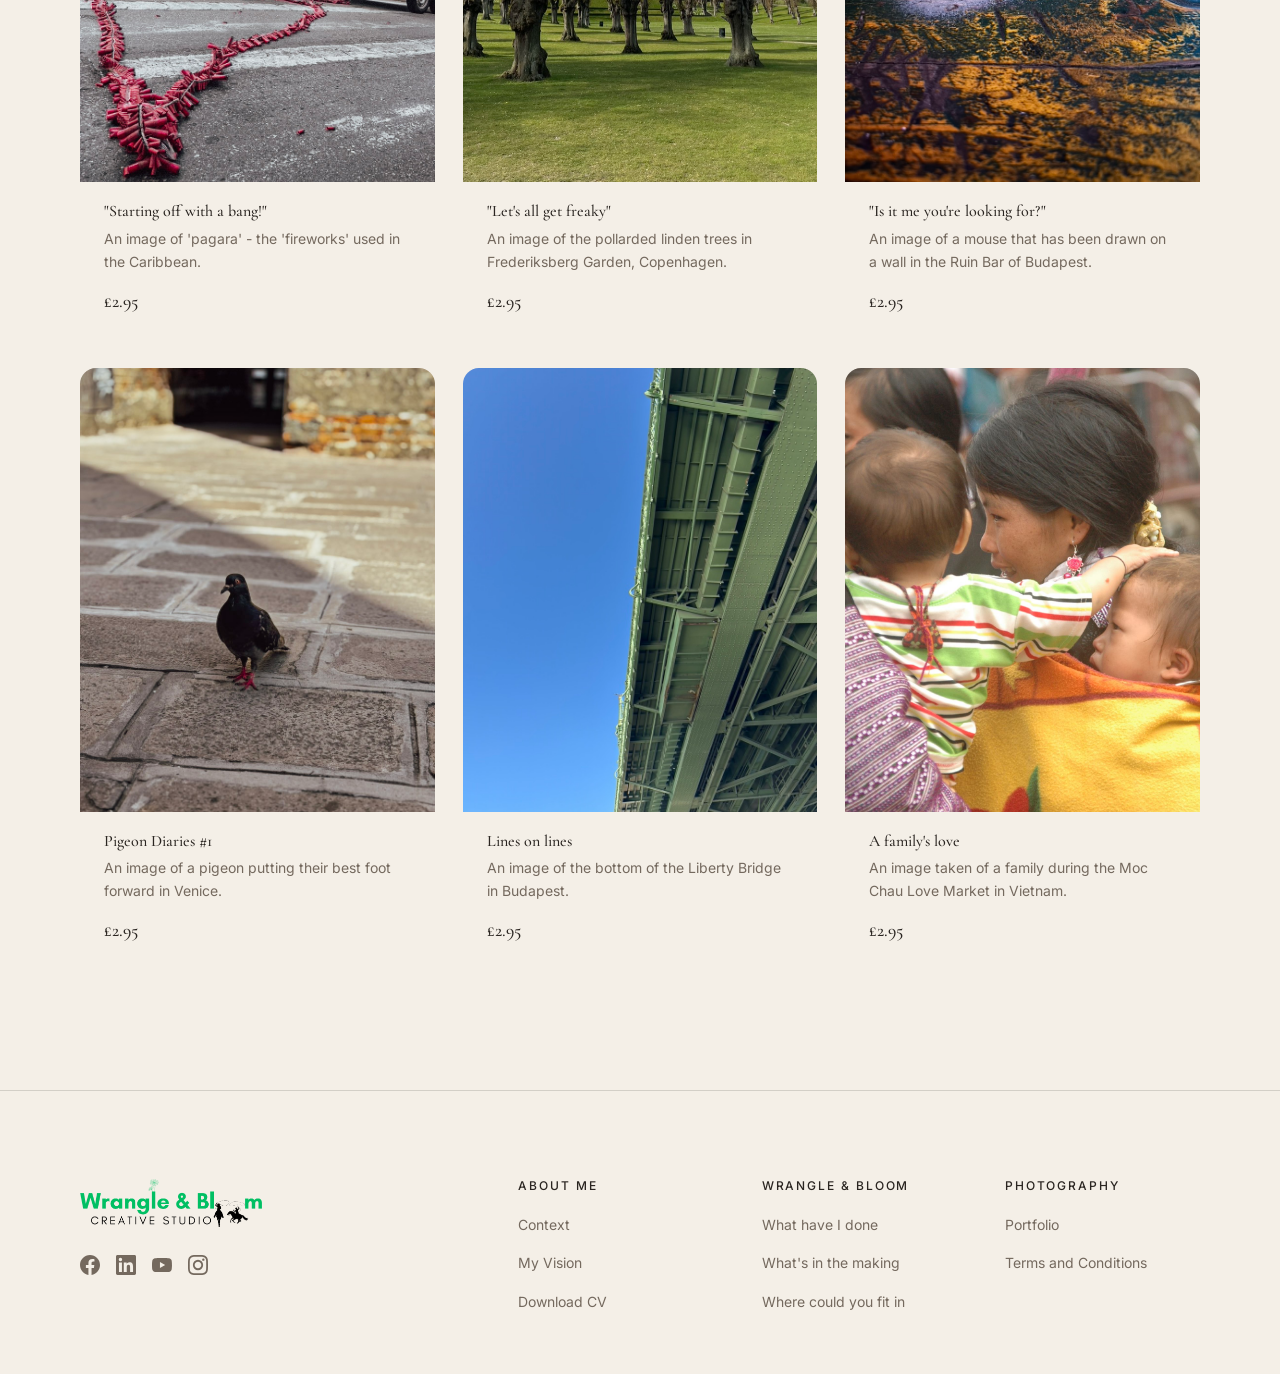
<file: photo-detail.html>
<!DOCTYPE html>
<html lang="en">
<head>
  <meta charset="UTF-8">
  <meta name="viewport" content="width=device-width, initial-scale=1.0">
  <link rel="icon" href="favicon.png" type="image/png" sizes="32x32">
  <title>"Kaleidoscope lights" — Sara MacKinley-de Jong</title>
  <meta name="description" content="“Kaleidoscope lights”: Kimsooja’s light installation in Copenhagen’s Cisternerne. A photo print by Sara MacKinley-de Jong.">
  <link rel="canonical" href="https://wrangle-and-bloom-website.vercel.app/photo-detail.html">
  <meta property="og:type" content="website">
  <meta property="og:site_name" content="Sara MacKinley-de Jong">
  <meta property="og:locale" content="en_GB">
  <meta property="og:title" content="&quot;Kaleidoscope lights&quot; — Sara MacKinley-de Jong">
  <meta property="og:description" content="“Kaleidoscope lights”: Kimsooja’s light installation in Copenhagen’s Cisternerne. A photo print by Sara MacKinley-de Jong.">
  <meta property="og:url" content="https://wrangle-and-bloom-website.vercel.app/photo-detail.html">
  <meta property="og:image" content="https://wrangle-and-bloom-website.vercel.app/og/kaleidoscope.jpg">
  <meta property="og:image:width" content="1200">
  <meta property="og:image:height" content="630">
  <meta property="og:image:alt" content="A rainbow light installation in an underground cistern">
  <meta name="twitter:card" content="summary_large_image">
  <link rel="preconnect" href="https://fonts.googleapis.com">
  <link rel="preconnect" href="https://fonts.gstatic.com" crossorigin>
  <link href="https://fonts.googleapis.com/css2?family=Cormorant+Garamond:ital,wght@0,400;0,500;1,400;1,500&family=Inter:wght@300;400;500;600;700&display=swap" rel="stylesheet">
  <link rel="stylesheet" href="styles.css">
  <link rel="stylesheet" href="photo-detail.css">
  <link rel="stylesheet" href="home.css">
  <script src="vendor/swup.umd.js" defer></script>
  <script src="site.js"></script>
</head>
<body class="home">
<div id="swup">

  <!-- Navigation -->
  <nav class="nav" id="nav">
    <div class="nav__inner">
      <a href="index.html" class="nav__logo">Sara MacKinley-de Jong</a>
      <button class="nav__toggle" aria-label="Toggle menu" id="navToggle">
        <span></span>
        <span></span>
        <span></span>
      </button>
      <div class="nav__right" id="navMenu">
        <ul class="nav__links">
          <li><a href="about.html">About me</a></li>
          <li><a href="equine.html">Equine Freedomplicity</a></li>
          <li><a href="wrangle-and-bloom.html">Wrangle &amp; Bloom</a></li>
          <li><a href="photography.html">Photography</a></li>
        </ul>
        <a href="contact.html" class="nav__cta">Get in touch</a>
      </div>
    </div>
  </nav>

  <!-- Main Photo Section -->
  <section class="product">
    <div class="container">
      <a href="photography.html" class="product__back reveal">
        <svg width="16" height="16" viewBox="0 0 24 24" fill="none" stroke="currentColor" stroke-width="2" stroke-linecap="round" stroke-linejoin="round">
          <polyline points="15 18 9 12 15 6"/>
        </svg>
        Back to Photography
      </a>

      <div class="product__split">
        <div class="product__image-col reveal">
          <div class="product__frame">
            <img
              src="Photos/kaleidoscope.jpg"
              alt="Kaleidoscope lights - colourful reflection in Copenhagen's Cisternerne catacombs"
              class="product__image"
            >
          </div>
        </div>

        <div class="product__details reveal reveal--d1">
          <h1 class="product__title">"Kaleidoscope lights"</h1>
          <p class="product__location">in Copenhagen's Cisternerne catacombs</p>
          <p class="product__price">£2.95</p>
          <p class="product__desc">
            This image was taken whilst visiting South Korean artist Kimsooja, and her 'Weaving the Light' installation in 2023.
          </p>
          <a class="product__add-btn" href="contact.html?service=photography" data-order>Order this photo</a>
        </div>
      </div>
    </div>
  </section>

  <!-- Other Photos -->
  <section class="section related" id="related">
    <div class="container">
      <h2 class="related__heading reveal">Other photos</h2>
      <div class="related__grid">

        <article class="related-card reveal">
          <div class="related-card__image-wrapper">
            <img src="Photos/starting_bang.jpg" alt="Firecrackers" class="related-card__image" loading="lazy">
          </div>
          <div class="related-card__body">
            <h3 class="related-card__title">"Starting off with a bang!"</h3>
            <p class="related-card__desc">An image of 'pagara' - the 'fireworks' used in the Caribbean.</p>
            <span class="related-card__price">£2.95</span>
          </div>
        </article>

        <article class="related-card reveal reveal--d1">
          <div class="related-card__image-wrapper">
            <img src="Photos/freaky.jpg" alt="Pollarded trees" class="related-card__image" loading="lazy">
          </div>
          <div class="related-card__body">
            <h3 class="related-card__title">"Let's all get freaky"</h3>
            <p class="related-card__desc">An image of the pollarded linden trees in Frederiksberg Garden, Copenhagen.</p>
            <span class="related-card__price">£2.95</span>
          </div>
        </article>

        <article class="related-card reveal reveal--d2">
          <div class="related-card__image-wrapper">
            <img src="Photos/is_it_me.jpg" alt="Mouse street art" class="related-card__image" loading="lazy">
          </div>
          <div class="related-card__body">
            <h3 class="related-card__title">"Is it me you're looking for?"</h3>
            <p class="related-card__desc">An image of a mouse that has been drawn on a wall in the Ruin Bar of Budapest.</p>
            <span class="related-card__price">£2.95</span>
          </div>
        </article>

        <article class="related-card reveal">
          <div class="related-card__image-wrapper">
            <img src="Photos/pigeon.jpg" alt="Pigeon in Venice" class="related-card__image" loading="lazy">
          </div>
          <div class="related-card__body">
            <h3 class="related-card__title">Pigeon Diaries #1</h3>
            <p class="related-card__desc">An image of a pigeon putting their best foot forward in Venice.</p>
            <span class="related-card__price">£2.95</span>
          </div>
        </article>

        <article class="related-card reveal reveal--d1">
          <div class="related-card__image-wrapper">
            <img src="Photos/lines.jpg" alt="Liberty Bridge underside" class="related-card__image" loading="lazy">
          </div>
          <div class="related-card__body">
            <h3 class="related-card__title">Lines on lines</h3>
            <p class="related-card__desc">An image of the bottom of the Liberty Bridge in Budapest.</p>
            <span class="related-card__price">£2.95</span>
          </div>
        </article>

        <article class="related-card reveal reveal--d2">
          <div class="related-card__image-wrapper">
            <img src="Photos/family_love.jpg" alt="Family at market" class="related-card__image" loading="lazy">
          </div>
          <div class="related-card__body">
            <h3 class="related-card__title">A family's love</h3>
            <p class="related-card__desc">An image taken of a family during the Moc Chau Love Market in Vietnam.</p>
            <span class="related-card__price">£2.95</span>
          </div>
        </article>

      </div>
    </div>
  </section>

  <!-- Footer -->
  <footer class="footer">
    <div class="container">
      <div class="footer__grid">

        <div class="footer__brand">
          <div class="footer__logo-block">
            <img src="Logo/logo.png" alt="Wrangle &amp; Bloom Creative Studio" class="footer__logo-img">
          </div>
          <div class="footer__socials">
            <a href="#" aria-label="Facebook">
              <svg width="20" height="20" viewBox="0 0 24 24" fill="currentColor"><path d="M24 12.073c0-6.627-5.373-12-12-12s-12 5.373-12 12c0 5.99 4.388 10.954 10.125 11.854v-8.385H7.078v-3.47h3.047V9.43c0-3.007 1.792-4.669 4.533-4.669 1.312 0 2.686.235 2.686.235v2.953H15.83c-1.491 0-1.956.925-1.956 1.874v2.25h3.328l-.532 3.47h-2.796v8.385C19.612 23.027 24 18.062 24 12.073z"/></svg>
            </a>
            <a href="#" aria-label="LinkedIn">
              <svg width="20" height="20" viewBox="0 0 24 24" fill="currentColor"><path d="M20.447 20.452h-3.554v-5.569c0-1.328-.027-3.037-1.852-3.037-1.853 0-2.136 1.445-2.136 2.939v5.667H9.351V9h3.414v1.561h.046c.477-.9 1.637-1.85 3.37-1.85 3.601 0 4.267 2.37 4.267 5.455v6.286zM5.337 7.433a2.062 2.062 0 01-2.063-2.065 2.064 2.064 0 112.063 2.065zm1.782 13.019H3.555V9h3.564v11.452zM22.225 0H1.771C.792 0 0 .774 0 1.729v20.542C0 23.227.792 24 1.771 24h20.451C23.2 24 24 23.227 24 22.271V1.729C24 .774 23.2 0 22.222 0h.003z"/></svg>
            </a>
            <a href="#" aria-label="YouTube">
              <svg width="20" height="20" viewBox="0 0 24 24" fill="currentColor"><path d="M23.498 6.186a3.016 3.016 0 00-2.122-2.136C19.505 3.545 12 3.545 12 3.545s-7.505 0-9.377.505A3.017 3.017 0 00.502 6.186C0 8.07 0 12 0 12s0 3.93.502 5.814a3.016 3.016 0 002.122 2.136c1.871.505 9.376.505 9.376.505s7.505 0 9.377-.505a3.015 3.015 0 002.122-2.136C24 15.93 24 12 24 12s0-3.93-.502-5.814zM9.545 15.568V8.432L15.818 12l-6.273 3.568z"/></svg>
            </a>
            <a href="#" aria-label="Instagram">
              <svg width="20" height="20" viewBox="0 0 24 24" fill="currentColor"><path d="M12 0C8.74 0 8.333.015 7.053.072 5.775.132 4.905.333 4.14.63c-.789.306-1.459.717-2.126 1.384S.935 3.35.63 4.14C.333 4.905.131 5.775.072 7.053.012 8.333 0 8.74 0 12s.015 3.667.072 4.947c.06 1.277.261 2.148.558 2.913.306.788.717 1.459 1.384 2.126.667.666 1.336 1.079 2.126 1.384.766.296 1.636.499 2.913.558C8.333 23.988 8.74 24 12 24s3.667-.015 4.947-.072c1.277-.06 2.148-.262 2.913-.558.788-.306 1.459-.718 2.126-1.384.666-.667 1.079-1.335 1.384-2.126.296-.765.499-1.636.558-2.913.06-1.28.072-1.687.072-4.947s-.015-3.667-.072-4.947c-.06-1.277-.262-2.149-.558-2.913-.306-.789-.718-1.459-1.384-2.126C21.319 1.347 20.651.935 19.86.63c-.765-.297-1.636-.499-2.913-.558C15.667.012 15.26 0 12 0zm0 2.16c3.203 0 3.585.016 4.85.071 1.17.055 1.805.249 2.227.415.562.217.96.477 1.382.896.419.42.679.819.896 1.381.164.422.36 1.057.413 2.227.057 1.266.07 1.646.07 4.85s-.015 3.585-.074 4.85c-.061 1.17-.256 1.805-.421 2.227-.224.562-.479.96-.899 1.382-.419.419-.824.679-1.38.896-.42.164-1.065.36-2.235.413-1.274.057-1.649.07-4.859.07-3.211 0-3.586-.015-4.859-.074-1.171-.061-1.816-.256-2.236-.421-.569-.224-.96-.479-1.379-.899-.421-.419-.69-.824-.9-1.38-.165-.42-.359-1.065-.42-2.235-.045-1.26-.061-1.649-.061-4.844 0-3.196.016-3.586.061-4.861.061-1.17.255-1.814.42-2.234.21-.57.479-.96.9-1.381.419-.419.81-.689 1.379-.898.42-.166 1.051-.361 2.221-.421 1.275-.045 1.65-.06 4.859-.06l.045.03zm0 3.678a6.162 6.162 0 100 12.324 6.162 6.162 0 100-12.324zM12 16c-2.21 0-4-1.79-4-4s1.79-4 4-4 4 1.79 4 4-1.79 4-4 4zm7.846-10.405a1.441 1.441 0 11-2.882 0 1.441 1.441 0 012.882 0z"/></svg>
            </a>
          </div>
        </div>

        <div class="footer__col">
          <h4 class="footer__col-title">About me</h4>
          <ul class="footer__col-links">
            <li><a href="about.html">Context</a></li>
            <li><a href="about.html">My Vision</a></li>
            <li><a href="sara-de-jong-cv-2026.pdf" download="Sara MacKinley-de Jong CV 2026.pdf">Download CV</a></li>
          </ul>
        </div>

        <div class="footer__col">
          <h4 class="footer__col-title">Wrangle &amp; Bloom</h4>
          <ul class="footer__col-links">
            <li><a href="wrangle-and-bloom.html#done">What have I done</a></li>
            <li><a href="wrangle-and-bloom.html#next">What's in the making</a></li>
            <li><a href="wrangle-and-bloom.html#fit">Where could you fit in</a></li>
          </ul>
        </div>

        <div class="footer__col">
          <h4 class="footer__col-title">Photography</h4>
          <ul class="footer__col-links">
            <li><a href="photography.html">Portfolio</a></li>
            <li><a href="#">Terms and Conditions</a></li>
          </ul>
        </div>

      </div>
    </div>
  </footer>

  <script src="product.js" defer></script>

</div>

</body>
</html>
</file>
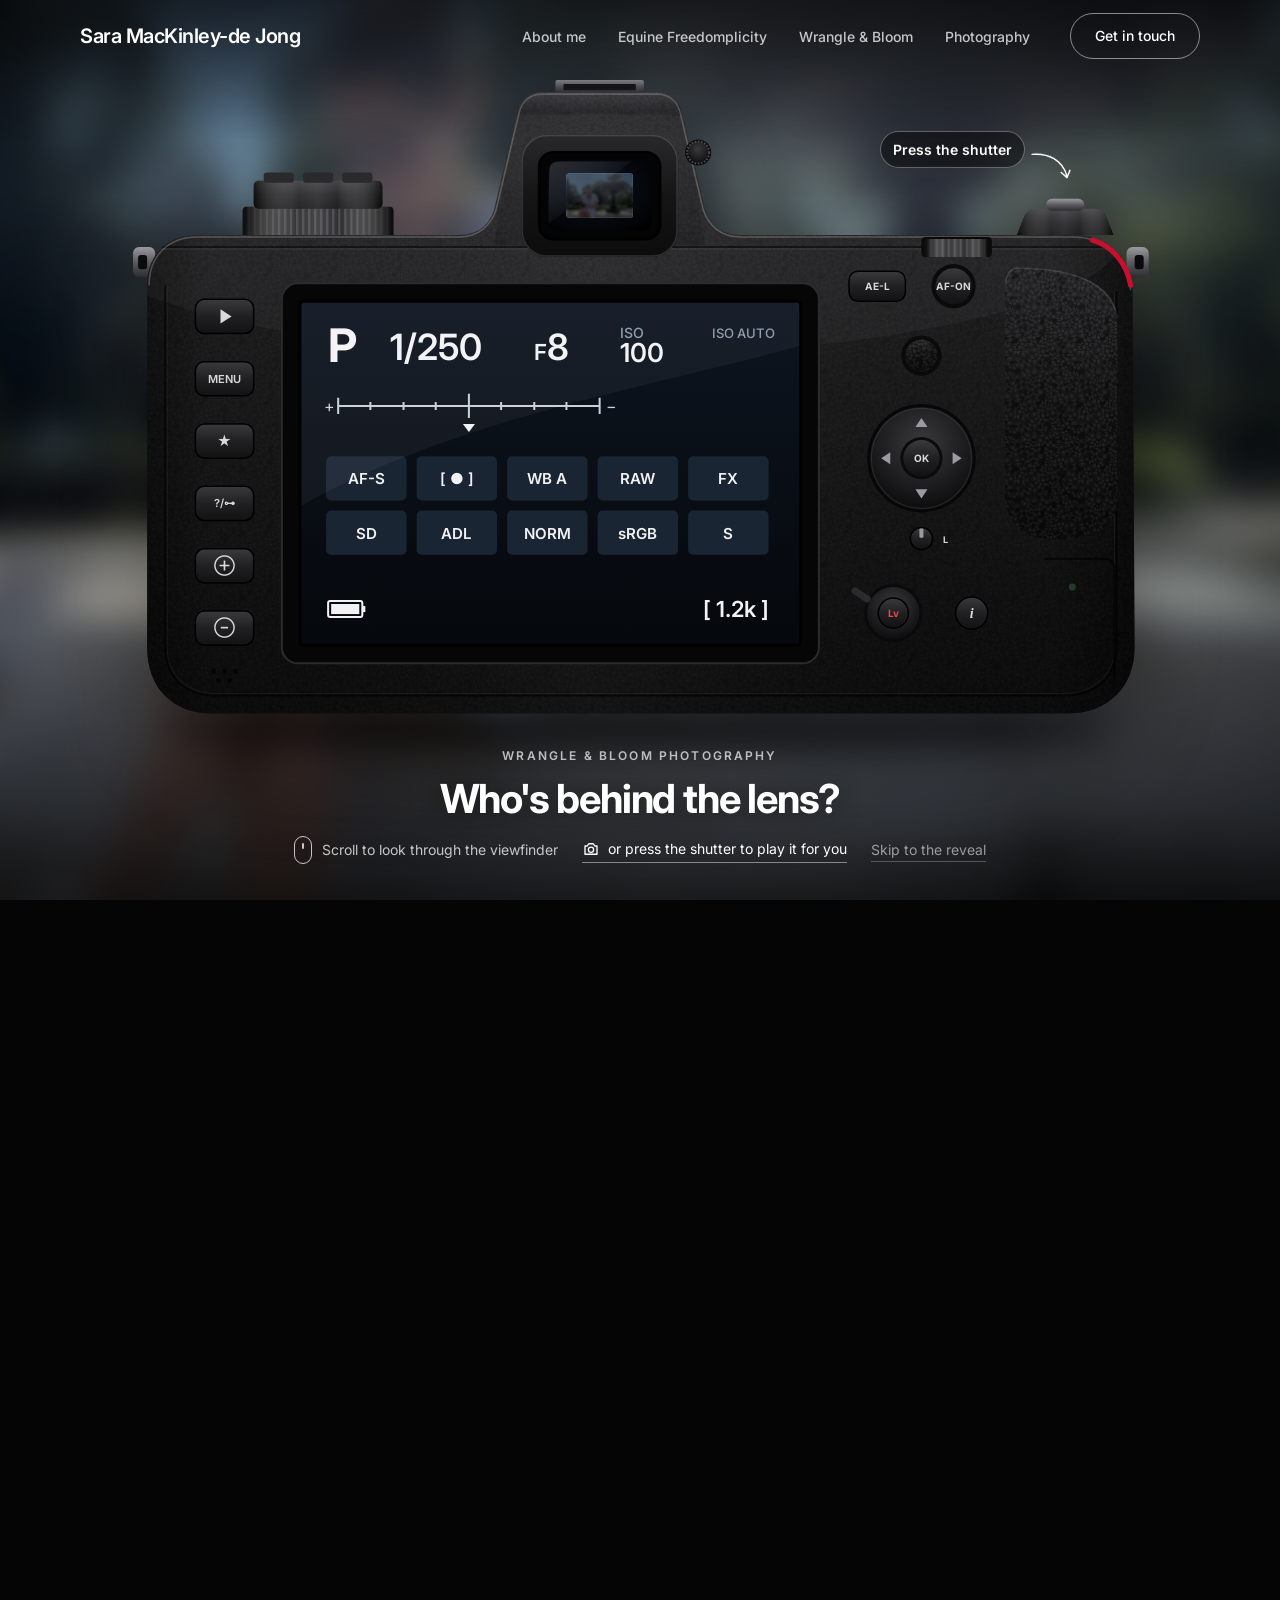
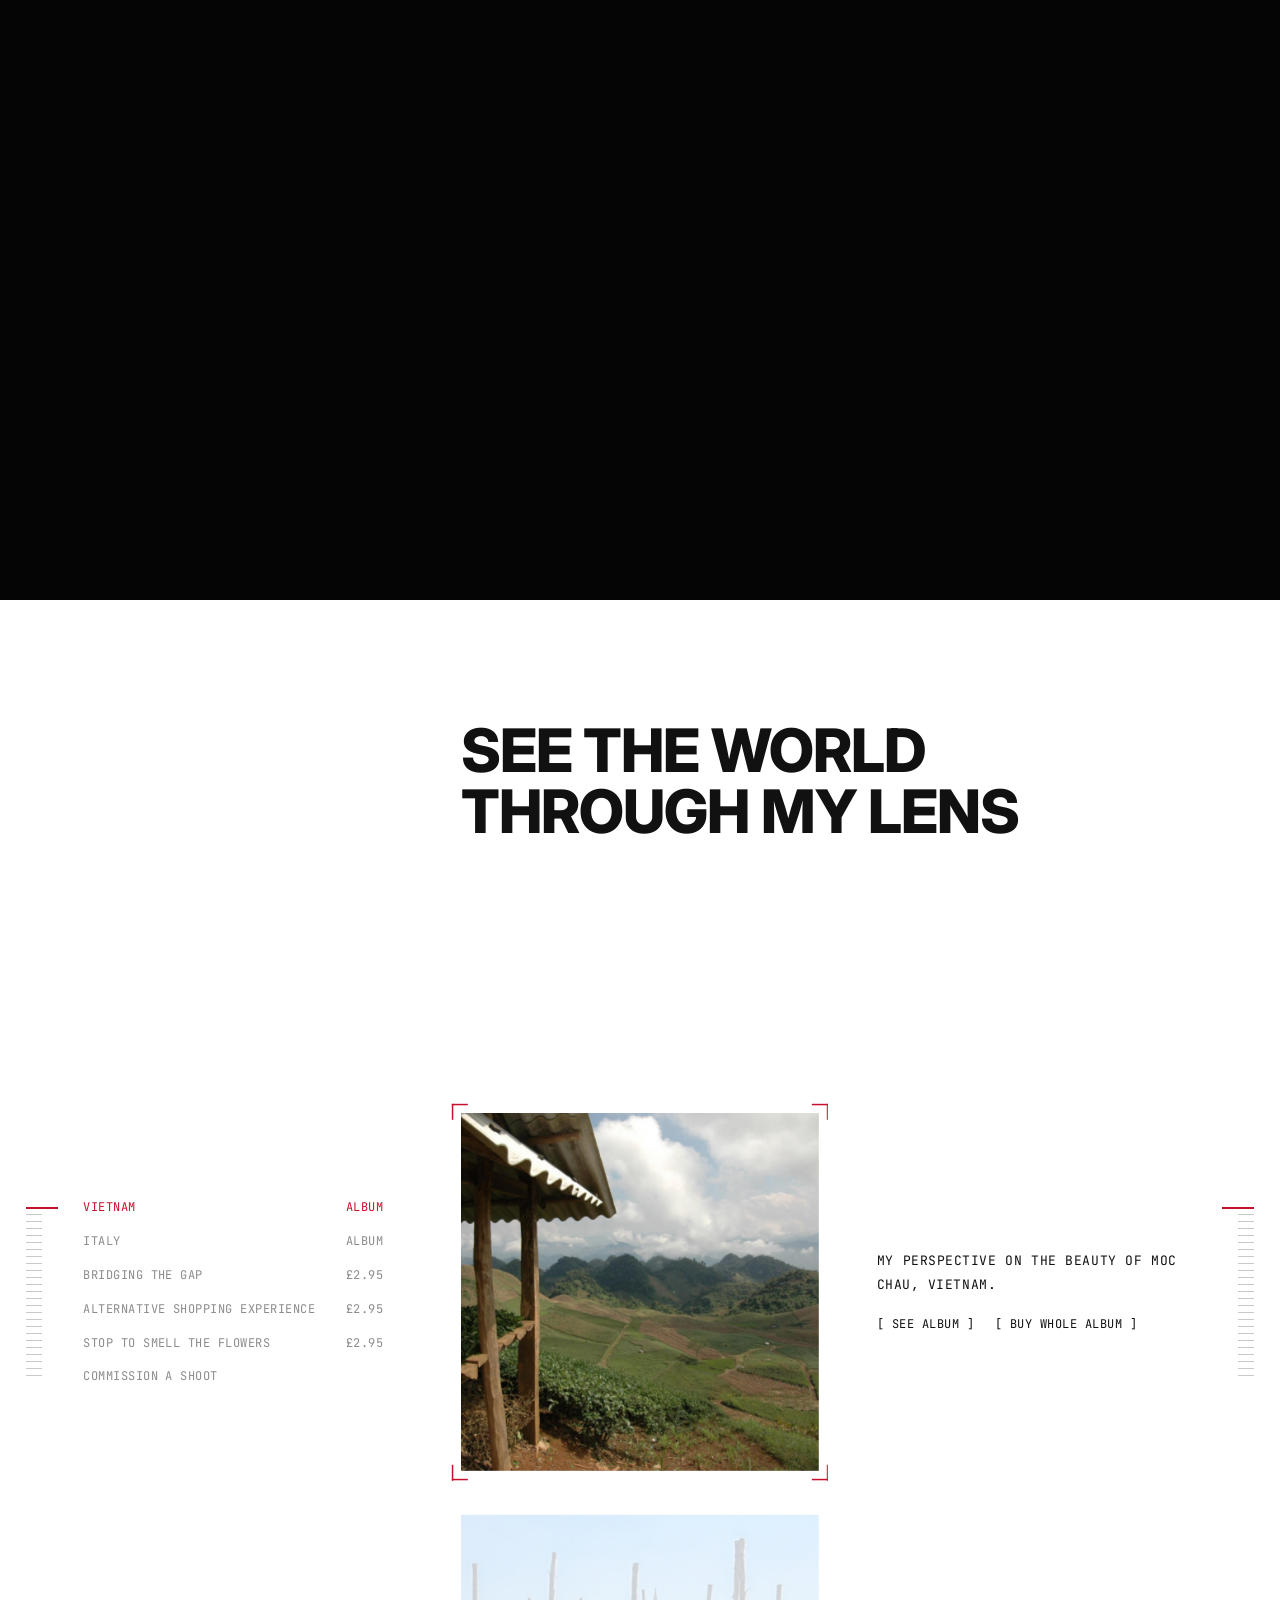
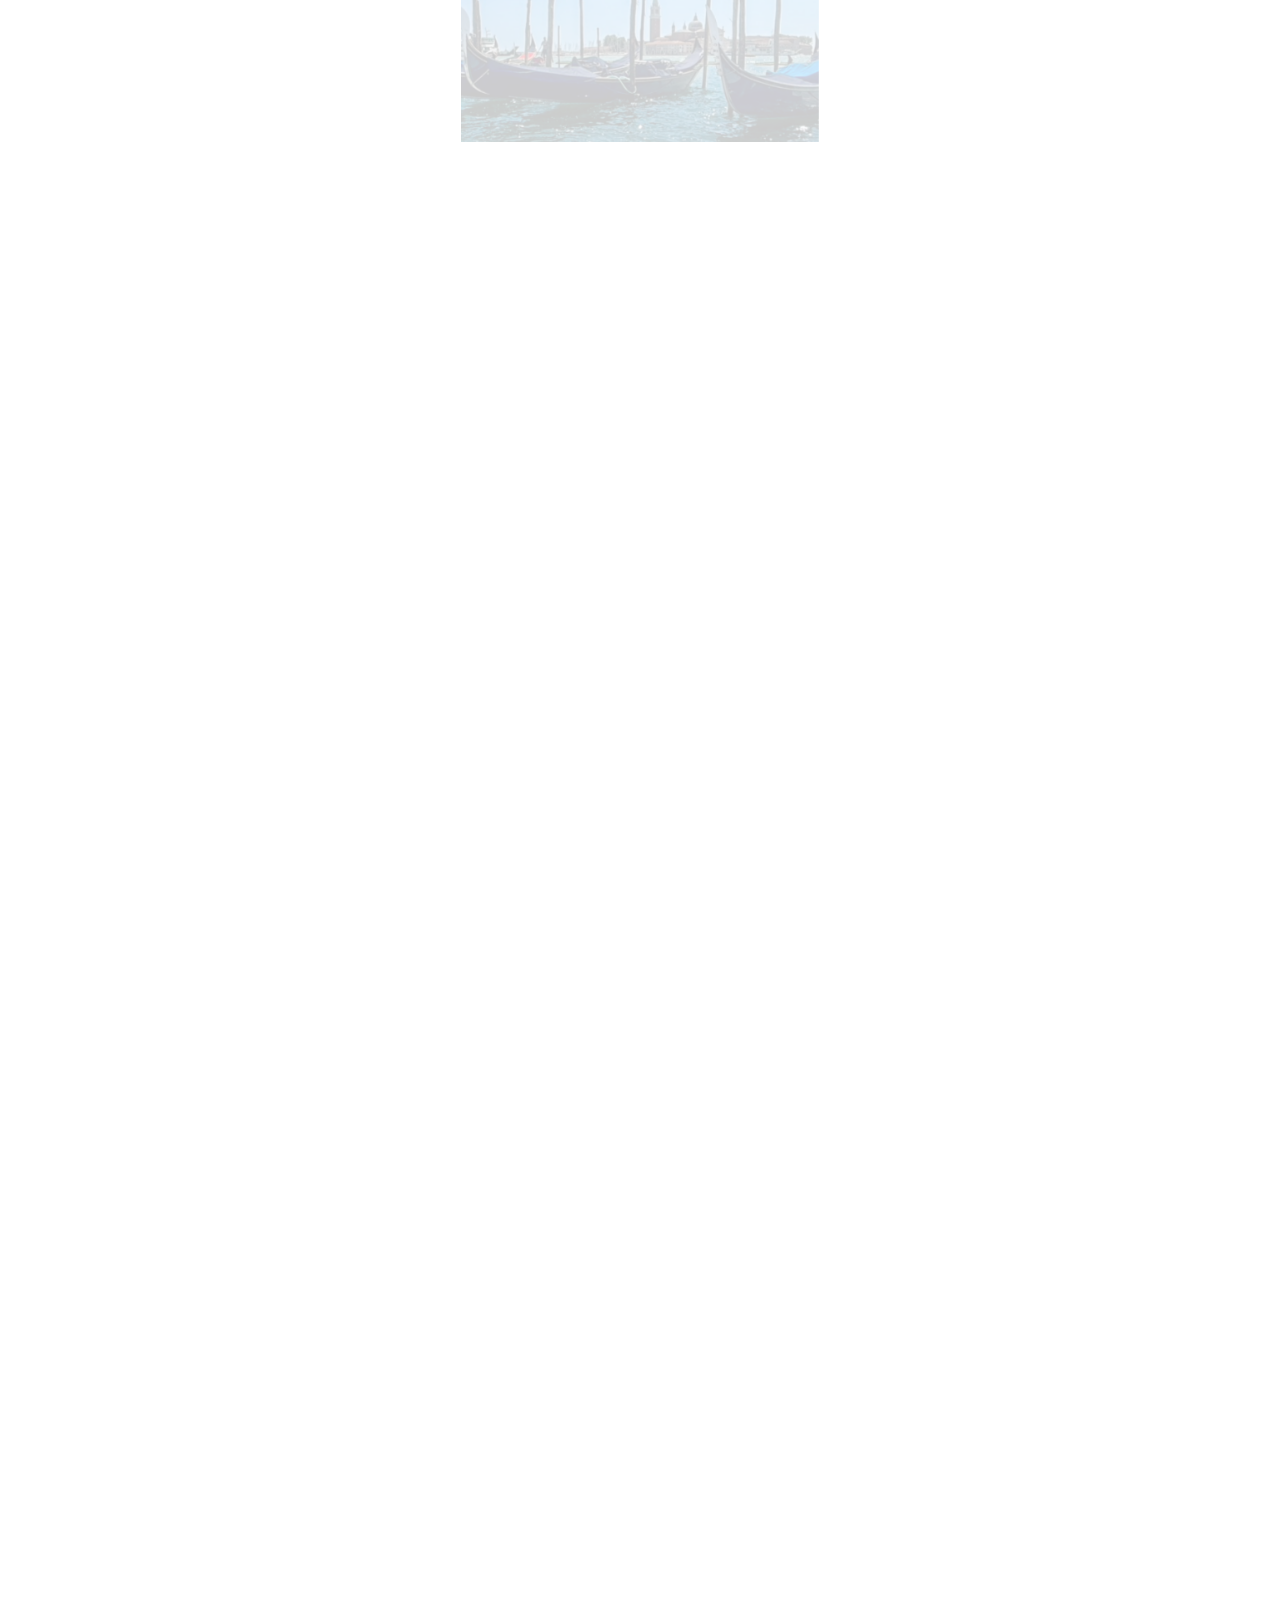
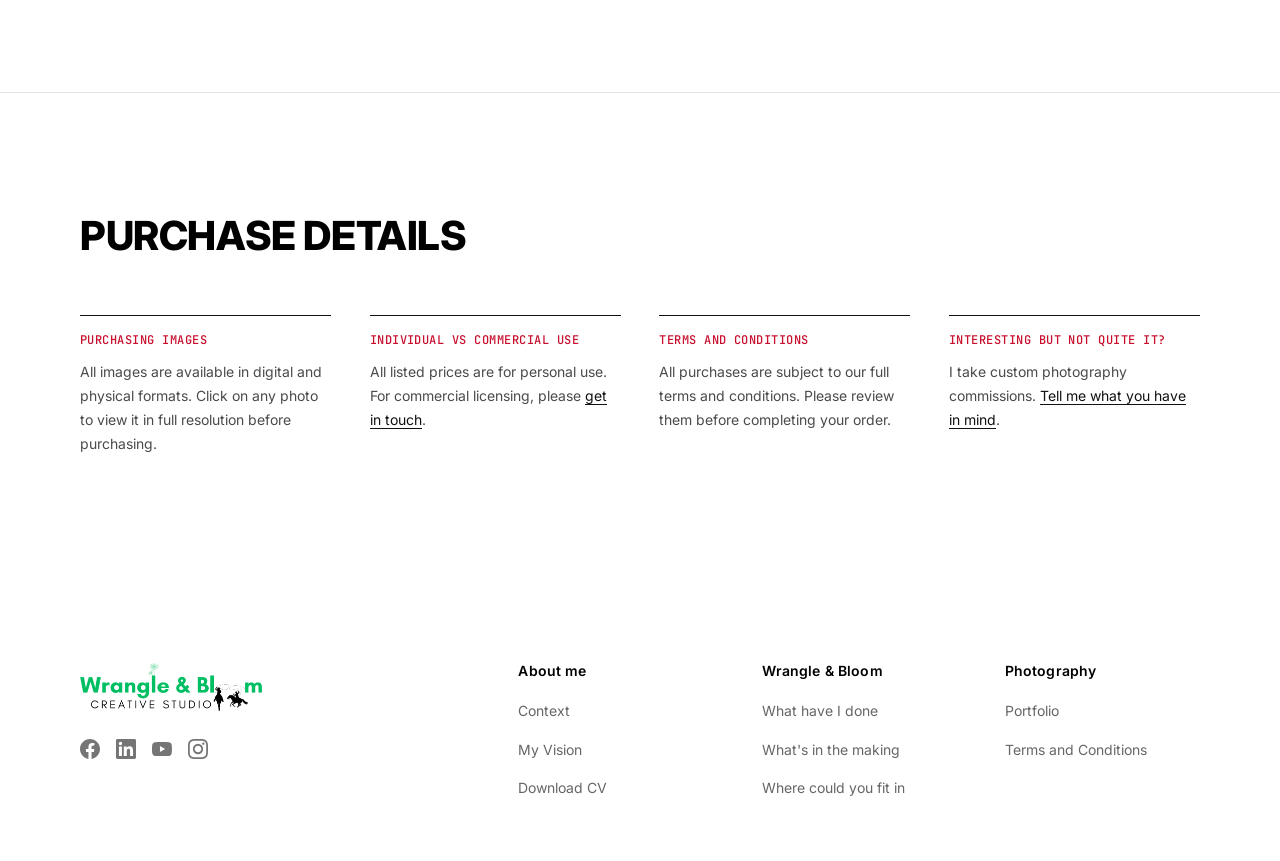
<file: photography.html>
<!DOCTYPE html>
<html lang="en">
<head>
  <meta charset="UTF-8">
  <meta name="viewport" content="width=device-width, initial-scale=1.0">
  <link rel="icon" href="favicon.png" type="image/png" sizes="32x32">
  <title>Photography — Sara MacKinley-de Jong</title>
  <meta name="description" content="Photography by Sara MacKinley-de Jong: albums from Vietnam and Italy, single photos as prints or downloads, and commissions.">
  <link rel="canonical" href="https://wrangle-and-bloom-website.vercel.app/photography.html">
  <meta property="og:type" content="website">
  <meta property="og:site_name" content="Sara MacKinley-de Jong">
  <meta property="og:locale" content="en_GB">
  <meta property="og:title" content="Photography — Sara MacKinley-de Jong">
  <meta property="og:description" content="Photography by Sara MacKinley-de Jong: albums from Vietnam and Italy, single photos as prints or downloads, and commissions.">
  <meta property="og:url" content="https://wrangle-and-bloom-website.vercel.app/photography.html">
  <meta property="og:image" content="https://wrangle-and-bloom-website.vercel.app/og/photography.jpg">
  <meta property="og:image:width" content="1200">
  <meta property="og:image:height" content="630">
  <meta property="og:image:alt" content="Sara MacKinley-de Jong with her camera by a fountain">
  <meta name="twitter:card" content="summary_large_image">
  <link rel="preconnect" href="https://fonts.googleapis.com">
  <link rel="preconnect" href="https://fonts.gstatic.com" crossorigin>
  <link href="https://fonts.googleapis.com/css2?family=Inter:wght@300;400;500;600;700;800&family=JetBrains+Mono:wght@400;500&display=swap" rel="stylesheet">
  <!-- Featured photo — preload so it's ready by the reveal -->
  <link rel="preload" as="image" href="Photos/sara_behind_the_lens.jpg">
  <link rel="stylesheet" href="styles.css">
  <link rel="stylesheet" href="photography.css">
  <link rel="stylesheet" href="viewfinder.css">
</head>
<body class="vf-page photo-page">

  <!-- Navigation (overlaid on the viewfinder) -->
  <nav class="nav nav--hero" id="nav">
    <div class="nav__inner">
      <a href="index.html" class="nav__logo">Sara MacKinley-de Jong</a>
      <button class="nav__toggle" aria-label="Toggle menu" id="navToggle">
        <span></span>
        <span></span>
        <span></span>
      </button>
      <div class="nav__right" id="navMenu">
        <ul class="nav__links">
          <li><a href="about.html">About me</a></li>
          <li><a href="equine.html">Equine Freedomplicity</a></li>
          <li><a href="wrangle-and-bloom.html">Wrangle &amp; Bloom</a></li>
          <li><a href="photography.html" class="nav__links--active">Photography</a></li>
        </ul>
        <a href="contact.html" class="nav__cta nav__cta--ghost js-contact-trigger">Get in touch</a>
      </div>
    </div>
  </nav>

  <!--
    Photography hero: viewfinder
    ----------------------------
    Scroll drives a single timeline (see viewfinder.js):
      camera → zoom into the eyepiece → focus pulls sharp → shutter fires → frame opens → CTAs.
    To swap the featured photo, replace `Photos/sara_behind_the_lens.jpg` in the four
    places it's used on this page (preload, backdrop, eyepiece, full photo). The eyepiece
    <image> and `.vf__photo { object-position }` are framed for this 3:4 portrait.
  -->
  <section class="vf" id="viewfinder" aria-label="Portrait of Sara MacKinley-de Jong, seen through the camera viewfinder">
    <div class="vf__stage" id="vfStage">

      <!-- The scene the camera is pointed at, thrown out of focus -->
      <div class="vf__backdrop" aria-hidden="true">
        <img
          src="Photos/sara_behind_the_lens.jpg"
          alt=""
          class="vf__backdrop-img"
          loading="eager"
        >
      </div>
      <div class="vf__vignette" aria-hidden="true"></div>

      <!-- Camera (back view, DSLR) -->
      <div class="vf__camera-box" aria-hidden="true">
        <svg class="vf__camera" id="vfCamera" viewBox="90 80 1020 700" xmlns="http://www.w3.org/2000/svg" focusable="false">
          <defs>
            <linearGradient id="camBody" x1="0" y1="0" x2="0" y2="1">
              <stop offset="0" stop-color="#3b3b3e"/>
              <stop offset="0.06" stop-color="#252527"/>
              <stop offset="0.55" stop-color="#171718"/>
              <stop offset="1" stop-color="#0b0b0c"/>
            </linearGradient>
            <linearGradient id="camSheen" x1="0" y1="0" x2="1" y2="0">
              <stop offset="0" stop-color="#000" stop-opacity="0.55"/>
              <stop offset="0.08" stop-color="#000" stop-opacity="0"/>
              <stop offset="0.45" stop-color="#fff" stop-opacity="0.035"/>
              <stop offset="0.9" stop-color="#000" stop-opacity="0"/>
              <stop offset="1" stop-color="#000" stop-opacity="0.6"/>
            </linearGradient>
            <linearGradient id="camPrism" x1="0" y1="0" x2="0" y2="1">
              <stop offset="0" stop-color="#46464a"/>
              <stop offset="0.12" stop-color="#2a2a2d"/>
              <stop offset="1" stop-color="#18181a"/>
            </linearGradient>
            <linearGradient id="camRubber" x1="0" y1="0" x2="0" y2="1">
              <stop offset="0" stop-color="#29292b"/>
              <stop offset="0.5" stop-color="#151516"/>
              <stop offset="1" stop-color="#0c0c0d"/>
            </linearGradient>
            <linearGradient id="camButton" x1="0" y1="0" x2="0" y2="1">
              <stop offset="0" stop-color="#3a3a3d"/>
              <stop offset="0.5" stop-color="#202022"/>
              <stop offset="1" stop-color="#121213"/>
            </linearGradient>
            <radialGradient id="camRing" cx="0.5" cy="0.35" r="0.65">
              <stop offset="0" stop-color="#3a3a3d"/>
              <stop offset="0.7" stop-color="#1b1b1d"/>
              <stop offset="1" stop-color="#0d0d0e"/>
            </radialGradient>
            <linearGradient id="camCylinder" x1="0" y1="0" x2="1" y2="0">
              <stop offset="0" stop-color="#000" stop-opacity="0.75"/>
              <stop offset="0.35" stop-color="#fff" stop-opacity="0.12"/>
              <stop offset="0.5" stop-color="#fff" stop-opacity="0.18"/>
              <stop offset="0.65" stop-color="#fff" stop-opacity="0.08"/>
              <stop offset="1" stop-color="#000" stop-opacity="0.8"/>
            </linearGradient>
            <linearGradient id="camMetal" x1="0" y1="0" x2="0" y2="1">
              <stop offset="0" stop-color="#9a9a9e"/>
              <stop offset="0.5" stop-color="#5b5b60"/>
              <stop offset="1" stop-color="#2d2d30"/>
            </linearGradient>
            <radialGradient id="camGlass" cx="0.45" cy="0.4" r="0.75">
              <stop offset="0" stop-color="#0d1624"/>
              <stop offset="0.6" stop-color="#05080e"/>
              <stop offset="1" stop-color="#000"/>
            </radialGradient>
            <linearGradient id="camGlare" x1="0" y1="0" x2="1" y2="1">
              <stop offset="0" stop-color="#fff" stop-opacity="0.16"/>
              <stop offset="0.45" stop-color="#fff" stop-opacity="0.04"/>
              <stop offset="0.46" stop-color="#fff" stop-opacity="0"/>
              <stop offset="1" stop-color="#fff" stop-opacity="0"/>
            </linearGradient>
            <linearGradient id="camLcd" x1="0" y1="0" x2="0" y2="1">
              <stop offset="0" stop-color="#0e1520"/>
              <stop offset="1" stop-color="#05080c"/>
            </linearGradient>
            <pattern id="camKnurl" patternUnits="userSpaceOnUse" width="6" height="10">
              <rect width="6" height="10" fill="#1d1d1f"/>
              <rect width="2.2" height="10" fill="#3c3c40"/>
            </pattern>
            <pattern id="camGrain" patternUnits="userSpaceOnUse" width="64" height="64">
              <image href="camera-grain.png" width="64" height="64"/>
            </pattern>
            <clipPath id="camBodyClip">
              <path d="M160 250 L420 250 C440 250 450 240 455 225 L478 128 C481 116 490 108 503 108 L617 108 C630 108 639 116 642 128 L665 225 C670 240 680 250 700 250 L1030 250 C1065 250 1088 272 1090 305 L1092 660 C1092 700 1065 726 1025 726 L175 726 C135 726 110 700 110 660 L110 300 C110 270 130 250 160 250 Z"/>
            </clipPath>
            <clipPath id="camTargetClip">
              <rect x="527" y="189" width="66" height="44" rx="2"/>
            </clipPath>
            <filter id="camSoft" x="-10%" y="-10%" width="120%" height="120%">
              <feGaussianBlur stdDeviation="0.85"/>
            </filter>
            <filter id="camShadow" x="-20%" y="-200%" width="140%" height="500%">
              <feGaussianBlur stdDeviation="16"/>
            </filter>
          </defs>

          <!-- Contact shadow -->
          <ellipse cx="600" cy="742" rx="470" ry="20" fill="#000" opacity="0.55" filter="url(#camShadow)"/>

          <!-- Strap lugs -->
          <rect x="96" y="262" width="22" height="30" rx="6" fill="url(#camMetal)"/>
          <rect x="101" y="270" width="9" height="14" rx="3" fill="#0b0b0c"/>
          <rect x="1084" y="262" width="22" height="30" rx="6" fill="url(#camMetal)"/>
          <rect x="1092" y="270" width="9" height="14" rx="3" fill="#0b0b0c"/>

          <!-- Release-mode dial (left shoulder) -->
          <rect x="205" y="222" width="150" height="32" rx="4" fill="url(#camKnurl)"/>
          <rect x="205" y="222" width="150" height="32" rx="4" fill="url(#camCylinder)"/>
          <rect x="216" y="196" width="128" height="28" rx="5" fill="url(#camButton)"/>
          <rect x="216" y="196" width="128" height="28" rx="5" fill="url(#camCylinder)" opacity="0.7"/>
          <rect x="226" y="188" width="30" height="10" rx="3" fill="#2a2a2d"/>
          <rect x="265" y="188" width="30" height="10" rx="3" fill="#2a2a2d"/>
          <rect x="304" y="188" width="30" height="10" rx="3" fill="#2a2a2d"/>

          <!-- Shutter release + power collar (peeking over the grip) — click to auto-play -->
          <g class="vf__release js-vf-autoplay" id="vfRelease">
            <ellipse class="vf__release-pulse" cx="1023" cy="220" rx="30" ry="14" fill="none" stroke="#fff" stroke-width="2.5"/>
            <path d="M975 250 L982 232 C984 227 988 224 994 224 L1052 224 C1058 224 1062 227 1064 232 L1071 250 Z" fill="url(#camButton)"/>
            <path d="M975 250 L982 232 C984 227 988 224 994 224 L1052 224 C1058 224 1062 227 1064 232 L1071 250 Z" fill="url(#camCylinder)" opacity="0.6"/>
            <rect class="vf__release-button" x="1004" y="214" width="38" height="12" rx="6" fill="url(#camMetal)"/>
            <rect x="945" y="165" width="160" height="97" fill="transparent"/>
          </g>

          <!-- Hot shoe -->
          <rect x="516" y="96" width="88" height="14" rx="2" fill="url(#camMetal)"/>
          <rect x="524" y="100" width="72" height="6" rx="1" fill="#1a1a1c"/>

          <!-- Body -->
          <path d="M160 250 L420 250 C440 250 450 240 455 225 L478 128 C481 116 490 108 503 108 L617 108 C630 108 639 116 642 128 L665 225 C670 240 680 250 700 250 L1030 250 C1065 250 1088 272 1090 305 L1092 660 C1092 700 1065 726 1025 726 L175 726 C135 726 110 700 110 660 L110 300 C110 270 130 250 160 250 Z" fill="url(#camBody)"/>
          <g clip-path="url(#camBodyClip)">
            <!-- Prism housing shading -->
            <path d="M455 260 L478 128 C481 116 490 108 503 108 L617 108 C630 108 639 116 642 128 L665 260 Z" fill="url(#camPrism)"/>
            <rect x="90" y="80" width="1020" height="700" fill="url(#camSheen)"/>
            <rect class="vf__grain" style="--grain: 0.22" x="90" y="80" width="1020" height="700" fill="url(#camGrain)"/>
            <!-- Soft top light -->
            <ellipse cx="560" cy="250" rx="520" ry="120" fill="#fff" opacity="0.035"/>
            <!-- Top-plate bevel -->
            <path d="M110 262 L1100 262" stroke="#000" stroke-opacity="0.5" stroke-width="2"/>
            <path d="M110 264 L1100 264" stroke="#fff" stroke-opacity="0.06" stroke-width="1.5"/>
            <!-- Back-door seam -->
            <path d="M128 300 L128 660 C128 690 148 708 178 708 L1022 708 C1052 708 1074 690 1074 660 L1074 306" fill="none" stroke="#000" stroke-opacity="0.65" stroke-width="2"/>
            <path d="M130 300 L130 660 C130 688 150 706 178 706 L1022 706 C1050 706 1072 688 1072 660 L1072 306" fill="none" stroke="#fff" stroke-opacity="0.05" stroke-width="1"/>
          </g>
          <!-- Edge highlight -->
          <path d="M112 300 C112 270 132 252 160 252 L420 252 C440 252 452 240 457 225 L480 128 C483 117 491 110 503 110 L617 110 C629 110 637 117 640 128 L663 225 C668 240 680 252 700 252 L1030 252 C1063 252 1086 272 1088 305" fill="none" stroke="#fff" stroke-opacity="0.22" stroke-width="1.6"/>

          <!-- Nikon-style red accent on the grip edge -->
          <path d="M1050 255 C1070 261 1084 278 1088 300" fill="none" stroke="#c8102e" stroke-width="5" stroke-linecap="round"/>

          <!-- Thumb rest -->
          <path d="M975 282 C1035 282 1070 300 1075 330 L1075 520 C1070 545 1040 555 1000 552 C975 548 963 530 963 505 L963 300 C963 290 967 282 975 282 Z" fill="url(#camRubber)"/>
          <path d="M975 282 C1035 282 1070 300 1075 330 L1075 520 C1070 545 1040 555 1000 552 C975 548 963 530 963 505 L963 300 C963 290 967 282 975 282 Z" class="vf__grain" style="--grain: 0.75" fill="url(#camGrain)"/>
          <path d="M964 300 C964 290 968 283 976 283 C1030 283 1066 298 1073 326" fill="none" stroke="#fff" stroke-opacity="0.12" stroke-width="1.5"/>

          <!-- Card-slot door + access lamp -->
          <path d="M1002 572 L1062 572 C1068 572 1072 576 1072 582 L1072 690" fill="none" stroke="#000" stroke-opacity="0.7" stroke-width="2"/>
          <circle cx="1030" cy="600" r="3.5" fill="#1f3d22"/>

          <!-- Main command dial -->
          <rect x="880" y="252" width="70" height="20" rx="4" fill="#0a0a0b"/>
          <rect x="884" y="254" width="62" height="18" rx="3" fill="url(#camKnurl)"/>
          <rect x="884" y="254" width="62" height="18" rx="3" fill="url(#camCylinder)"/>

          <!-- Eyepiece -->
          <rect x="482" y="150" width="156" height="122" rx="26" fill="url(#camRubber)"/>
          <rect x="483" y="151" width="154" height="120" rx="25" fill="none" stroke="#fff" stroke-opacity="0.14" stroke-width="1.5"/>
          <rect x="500" y="168" width="120" height="86" rx="14" fill="#040405"/>
          <rect x="500" y="168" width="120" height="86" rx="14" fill="none" stroke="#000" stroke-width="3"/>
          <rect x="508" y="176" width="104" height="70" rx="9" fill="url(#camGlass)"/>
          <!-- The view through the finder: grows into the full viewfinder as you scroll in -->
          <g class="vf__eyepiece-view" clip-path="url(#camTargetClip)">
            <image
              href="Photos/sara_behind_the_lens.jpg"
              x="525" y="175" width="70" height="93.33"
              preserveAspectRatio="none"
              filter="url(#camSoft)"
            />
            <rect class="vf__eyepiece-shade" x="527" y="189" width="66" height="44" rx="2" fill="#000"/>
          </g>
          <rect id="vfTarget" x="527" y="189" width="66" height="44" fill="none"/>
          <path class="vf__eyepiece-glare" d="M510 186 C510 180 514 177 520 177 L600 177 L546 245 L518 245 C512 245 509 241 509 236 Z" fill="url(#camGlare)"/>
          <!-- Diopter knob -->
          <circle cx="658" cy="168" r="13" fill="#0a0a0b"/>
          <circle cx="658" cy="168" r="11" fill="url(#camRing)"/>
          <circle cx="658" cy="168" r="11" fill="none" stroke="#4a4a4e" stroke-width="2" stroke-dasharray="1.6 1.6"/>

          <!-- Left button column -->
          <g font-family="Inter, Helvetica Neue, Arial, sans-serif" font-size="11" font-weight="600" fill="#d9d9dc" text-anchor="middle">
            <rect x="158" y="314" width="58" height="34" rx="9" fill="url(#camButton)" stroke="#000" stroke-width="1.5"/>
            <path d="M183 324 L194 331 L183 338 Z" fill="#d9d9dc"/>
            <rect x="158" y="376" width="58" height="34" rx="9" fill="url(#camButton)" stroke="#000" stroke-width="1.5"/>
            <text x="187" y="397">MENU</text>
            <rect x="158" y="438" width="58" height="34" rx="9" fill="url(#camButton)" stroke="#000" stroke-width="1.5"/>
            <text x="187" y="460" font-size="14">★</text>
            <rect x="158" y="500" width="58" height="34" rx="9" fill="url(#camButton)" stroke="#000" stroke-width="1.5"/>
            <text x="187" y="521">?/⊶</text>
            <rect x="158" y="562" width="58" height="34" rx="9" fill="url(#camButton)" stroke="#000" stroke-width="1.5"/>
            <text x="187" y="584" font-size="15">⊕</text>
            <rect x="158" y="624" width="58" height="34" rx="9" fill="url(#camButton)" stroke="#000" stroke-width="1.5"/>
            <text x="187" y="646" font-size="15">⊖</text>
          </g>
          <!-- Speaker -->
          <g fill="#050505">
            <circle cx="176" cy="684" r="2.4"/><circle cx="187" cy="684" r="2.4"/><circle cx="198" cy="684" r="2.4"/>
            <circle cx="181" cy="693" r="2.4"/><circle cx="192" cy="693" r="2.4"/>
          </g>

          <!-- Rear LCD (info display) -->
          <rect x="244" y="298" width="534" height="378" rx="16" fill="#060607" stroke="#2b2b2e" stroke-width="2"/>
          <rect x="262" y="316" width="498" height="342" rx="4" fill="url(#camLcd)"/>
          <g font-family="Inter, Helvetica Neue, Arial, sans-serif" fill="#f2f2f4">
            <text x="290" y="376" font-size="46" font-weight="700">P</text>
            <text x="352" y="374" font-size="36" font-weight="600">1/250</text>
            <text x="495" y="374" font-size="36" font-weight="600"><tspan font-size="22">F</tspan>8</text>
            <text x="580" y="352" font-size="14" font-weight="500" fill="#8c9aa8">ISO</text>
            <text x="580" y="376" font-size="26" font-weight="600">100</text>
            <text x="672" y="352" font-size="13" font-weight="500" fill="#8c9aa8">ISO AUTO</text>
            <!-- Exposure meter -->
            <g stroke="#c8d0d8" stroke-width="2">
              <path d="M300 420 L560 420"/>
              <path d="M300 412 L300 428 M332 416 L332 424 M365 416 L365 424 M397 416 L397 424 M430 408 L430 432 M462 416 L462 424 M495 416 L495 424 M527 416 L527 424 M560 412 L560 428"/>
            </g>
            <text x="286" y="426" font-size="16" fill="#c8d0d8">+</text>
            <text x="566" y="426" font-size="16" fill="#c8d0d8">−</text>
            <path d="M424 438 L430 446 L436 438 Z" fill="#f2f2f4"/>
            <!-- Setting tiles -->
            <g font-size="15" font-weight="600" text-anchor="middle">
              <rect x="288" y="470" width="80" height="44" rx="5" fill="#1a2533"/><text x="328" y="498">AF-S</text>
              <rect x="378" y="470" width="80" height="44" rx="5" fill="#1a2533"/><text x="418" y="498">[ ● ]</text>
              <rect x="468" y="470" width="80" height="44" rx="5" fill="#1a2533"/><text x="508" y="498">WB A</text>
              <rect x="558" y="470" width="80" height="44" rx="5" fill="#1a2533"/><text x="598" y="498">RAW</text>
              <rect x="648" y="470" width="80" height="44" rx="5" fill="#1a2533"/><text x="688" y="498">FX</text>
              <rect x="288" y="524" width="80" height="44" rx="5" fill="#1a2533"/><text x="328" y="552">SD</text>
              <rect x="378" y="524" width="80" height="44" rx="5" fill="#1a2533"/><text x="418" y="552">ADL</text>
              <rect x="468" y="524" width="80" height="44" rx="5" fill="#1a2533"/><text x="508" y="552">NORM</text>
              <rect x="558" y="524" width="80" height="44" rx="5" fill="#1a2533"/><text x="598" y="552">sRGB</text>
              <rect x="648" y="524" width="80" height="44" rx="5" fill="#1a2533"/><text x="688" y="552">S</text>
            </g>
            <!-- Battery + frames remaining -->
            <rect x="290" y="614" width="34" height="16" rx="2" fill="none" stroke="#f2f2f4" stroke-width="2"/>
            <rect x="324" y="619" width="3" height="6" fill="#f2f2f4"/>
            <rect x="293" y="617" width="28" height="10" fill="#f2f2f4"/>
            <text x="728" y="630" font-size="22" font-weight="600" text-anchor="end">[ 1.2k ]</text>
          </g>
          <!-- LCD glass reflection -->
          <path d="M262 316 L760 316 L760 360 C620 400 420 430 262 520 Z" fill="#fff" opacity="0.045"/>
          <rect x="262" y="316" width="498" height="342" rx="4" fill="none" stroke="#000" stroke-width="3"/>

          <!-- Right-hand controls -->
          <g font-family="Inter, Helvetica Neue, Arial, sans-serif" font-size="10" font-weight="700" fill="#d9d9dc" text-anchor="middle">
            <rect x="808" y="286" width="56" height="30" rx="9" fill="url(#camButton)" stroke="#000" stroke-width="1.5"/>
            <text x="836" y="305">AE-L</text>
            <circle cx="912" cy="301" r="22" fill="#0a0a0b"/>
            <circle cx="912" cy="301" r="18" fill="url(#camButton)"/>
            <text x="912" y="305">AF-ON</text>

            <!-- Sub-selector -->
            <circle cx="880" cy="370" r="20" fill="#0a0a0b"/>
            <circle cx="880" cy="370" r="16" fill="url(#camRubber)"/>
            <circle class="vf__grain" style="--grain: 0.8" cx="880" cy="370" r="16" fill="url(#camGrain)"/>

            <!-- Multi-selector -->
            <circle cx="880" cy="472" r="54" fill="#070708"/>
            <circle cx="880" cy="472" r="50" fill="url(#camRing)"/>
            <circle cx="880" cy="472" r="50" fill="none" stroke="#fff" stroke-opacity="0.1" stroke-width="1.5"/>
            <path d="M880 432 L886 441 L874 441 Z M880 512 L886 503 L874 503 Z M840 472 L849 466 L849 478 Z M920 472 L911 466 L911 478 Z" fill="#9a9aa0"/>
            <circle cx="880" cy="472" r="21" fill="#0b0b0c"/>
            <circle cx="880" cy="472" r="18" fill="url(#camButton)"/>
            <text x="880" y="476">OK</text>

            <!-- Focus-selector lock -->
            <circle cx="880" cy="552" r="11" fill="url(#camButton)" stroke="#000" stroke-width="1.5"/>
            <rect x="878" y="542" width="4" height="9" rx="1" fill="#9a9aa0"/>
            <text x="904" y="556" font-size="9">L</text>

            <!-- Live-view selector -->
            <circle cx="852" cy="626" r="29" fill="#0a0a0b"/>
            <circle cx="852" cy="626" r="26" fill="url(#camRing)"/>
            <path d="M826 612 L814 604" stroke="#2b2b2e" stroke-width="7" stroke-linecap="round"/>
            <circle cx="852" cy="626" r="15" fill="url(#camButton)" stroke="#000" stroke-width="1.5"/>
            <text x="852" y="630" fill="#e44a4a">Lv</text>

            <!-- i button -->
            <circle cx="930" cy="626" r="16" fill="url(#camButton)" stroke="#000" stroke-width="1.5"/>
            <text x="930" y="631" font-size="14" font-style="italic" font-family="Georgia, serif">i</text>
          </g>
        </svg>
      </div>

      <!-- Callout pointing at the camera's shutter button (positioned in JS) -->
      <div class="vf__tip" aria-hidden="true">
        <span class="vf__tip-label">Press the shutter</span>
        <svg class="vf__tip-arrow" viewBox="0 0 60 44" fill="none" stroke="currentColor" stroke-width="2" stroke-linecap="round" stroke-linejoin="round">
          <path d="M4 6 C26 4 46 14 52 36"/>
          <path d="M44 31 L52 38 L56 28"/>
        </svg>
      </div>

      <!-- Intro copy -->
      <div class="vf__intro">
        <p class="vf__eyebrow">Wrangle &amp; Bloom Photography</p>
        <h1 class="vf__title">Who's behind the lens?</h1>
        <div class="vf__hints">
          <span class="vf__hint">
            <span class="vf__hint-mouse" aria-hidden="true"></span>
            Scroll to look through the viewfinder
          </span>
          <button type="button" class="vf__play js-vf-autoplay">
            <svg class="vf__play-icon" viewBox="0 0 24 24" fill="none" stroke="currentColor" stroke-width="1.8" stroke-linecap="round" stroke-linejoin="round" aria-hidden="true">
              <path d="M4 8h3l2-3h6l2 3h3v11H4z"/><circle cx="12" cy="13" r="3.5"/>
            </svg>
            or press the shutter to play it for you
          </button>
          <a href="#vfCaption" class="vf__skip js-vf-skip">Skip to the reveal</a>
        </div>
      </div>

      <!-- Through the viewfinder -->
      <div class="vf__finder">
        <img
          src="Photos/sara_behind_the_lens.jpg"
          alt="Sara MacKinley-de Jong sitting on the edge of a fountain in a sunny park, checking a shot on her camera"
          class="vf__photo"
          id="vfPhoto"
          loading="eager"
        >

        <div class="vf__hud" aria-hidden="true">
          <div class="vf__frame">
            <div class="vf__af-grid" id="vfAfGrid"></div>
            <span class="vf__af-active"></span>
          </div>
          <div class="vf__readout">
            <span class="vf__readout-focus">●</span>
            <span>1/250</span>
            <span>F8</span>
            <span class="vf__readout-meter">+ · · · <b>|</b> · · · −</span>
            <span>ISO 100</span>
            <span class="vf__readout-count">[<small>r</small> <span id="vfCount">42</span>]</span>
          </div>
        </div>

        <div class="vf__shutter" id="vfShutter" aria-hidden="true"></div>
      </div>

      <!-- The photograph, revealed -->
      <div class="vf__caption" id="vfCaption">
        <div class="container vf__caption-inner">
          <p class="vf__eyebrow">The photographer, for once in frame</p>
          <h2 class="vf__caption-title">Hi, I'm Sara.</h2>
          <p class="vf__caption-text">
            I'm usually the one behind the camera. Below are my albums from Vietnam and Italy,
            plus single photos you can buy as prints or downloads.
          </p>
          <div class="vf__actions">
            <a href="#portfolio" class="btn vf__btn vf__btn--primary">View my photography</a>
            <a href="contact.html?service=photography" class="btn vf__btn vf__btn--glass js-contact-trigger">Book a shoot</a>
            <a href="about.html" class="vf__link">More about me →</a>
          </div>
        </div>
      </div>

      <!-- Camera flash, above everything in the stage -->
      <div class="vf__flash" id="vfFlash" aria-hidden="true"></div>

    </div>
  </section>

  <!--
    Portfolio gallery (layout inspired by a sticky "expedition index"):
    photos stack down the middle, the active one sits inside red viewfinder
    brackets, an index on the left and the description on the right.
    Without JS / on small screens / with reduced motion it's a plain list.
    Each .gl-item carries its own title, meta, text and links (read by viewfinder.js).
  -->
  <section class="gl" id="portfolio" aria-labelledby="glTitle">
    <div class="gl__head">
      <h2 class="gl__title" id="glTitle">See the world<br>through my lens</h2>
    </div>

    <div class="gl__stage" id="glStage">
      <div class="gl__sticky">
      <div class="gl__ruler gl__ruler--left" aria-hidden="true"><span class="gl__ruler-mark"></span></div>
      <div class="gl__ruler gl__ruler--right" aria-hidden="true"><span class="gl__ruler-mark"></span></div>

      <div class="gl__track" id="glTrack">

        <article class="gl-item" id="vietnam">
          <figure class="gl-item__frame">
            <img src="vietnam.png" alt="Terraced fields in Vietnam" class="gl-item__img" loading="lazy">
          </figure>
          <div class="gl-item__body">
            <h3 class="gl-item__title">Vietnam</h3>
            <p class="gl-item__meta">Album</p>
            <p class="gl-item__text">My perspective on the beauty of Moc Chau, Vietnam.</p>
            <p class="gl-item__links"><a href="#">See album</a> <a href="#">Buy whole album</a></p>
          </div>
        </article>

        <article class="gl-item" id="italy">
          <figure class="gl-item__frame">
            <img src="italy.png" alt="Gondolas moored along a canal in Venice" class="gl-item__img" loading="lazy">
          </figure>
          <div class="gl-item__body">
            <h3 class="gl-item__title">Italy</h3>
            <p class="gl-item__meta">Album</p>
            <p class="gl-item__text">The architecture of Rome, Florence, Milan and Venice.</p>
            <p class="gl-item__links"><a href="#">See album</a> <a href="#">Buy whole album</a></p>
          </div>
        </article>

        <article class="gl-item" id="bridging-the-gap">
          <figure class="gl-item__frame">
            <img src="bridging_the_gap.png" alt="Medieval stone bridge over a green river at Besalú, Spain" class="gl-item__img" loading="lazy">
          </figure>
          <div class="gl-item__body">
            <h3 class="gl-item__title">Bridging the gap</h3>
            <p class="gl-item__meta">£2.95</p>
            <p class="gl-item__text">The medieval Besalú Bridge in Spain, its Romanesque arches reflected in the Fluvià river below.</p>
            <p class="gl-item__links"><a href="bridging-the-gap.html">View photo</a></p>
          </div>
        </article>

        <article class="gl-item" id="alternative-shopping-experience">
          <figure class="gl-item__frame">
            <img src="alt_shopping_exp.png" alt="Black-and-white shot of a boat loaded with fruit and vegetable crates in Venice" class="gl-item__img gl-item__img--bw" loading="lazy">
          </figure>
          <div class="gl-item__body">
            <h3 class="gl-item__title">Alternative shopping experience</h3>
            <p class="gl-item__meta">£2.95</p>
            <p class="gl-item__text">Venice's floating market boats, where locals buy fresh produce delivered to their door by water.</p>
            <p class="gl-item__links"><a href="alt-shopping-exp.html">View photo</a></p>
          </div>
        </article>

        <article class="gl-item" id="stop-to-smell-the-flowers">
          <figure class="gl-item__frame">
            <img src="bode.png" alt="Bode the dachshund sniffing a blade of grass in Cirencester" class="gl-item__img" loading="lazy">
          </figure>
          <div class="gl-item__body">
            <h3 class="gl-item__title">Stop to smell the flowers</h3>
            <p class="gl-item__meta">£2.95</p>
            <p class="gl-item__text">Bode the dachshund, nose-deep in the wild grasses of the Cotswolds.</p>
            <p class="gl-item__links"><a href="bode.html">View photo</a></p>
          </div>
        </article>

        <article class="gl-item gl-item--cta" id="commission">
          <figure class="gl-item__frame">
            <span class="gl-item__crosshair" aria-hidden="true"></span>
          </figure>
          <div class="gl-item__body">
            <h3 class="gl-item__title">Commission a shoot</h3>
            <p class="gl-item__meta">Custom</p>
            <p class="gl-item__text">Don't see what you're after? I take custom photography commissions.</p>
            <p class="gl-item__links"><a href="contact.html?service=photography" class="js-contact-trigger">Get in touch</a></p>
          </div>
        </article>

      </div>

      <!-- Sticky-mode index + description (built from the items above in JS) -->
      <ol class="gl__index" id="glIndex"></ol>
      <div class="gl__panel" id="glPanel" aria-live="polite"></div>
      <span class="gl__brackets" aria-hidden="true"></span>
      </div>
    </div>
  </section>

  <!-- Info & Terms -->
  <section class="section info" id="info">
    <div class="container">
      <h2 class="info__heading reveal">Purchase Details</h2>
      <div class="info__grid">

        <div class="info-card reveal">
          <div class="info-card__icon">
            <svg width="28" height="28" viewBox="0 0 24 24" fill="none" stroke="currentColor" stroke-width="1.5" stroke-linecap="round" stroke-linejoin="round">
              <rect x="3" y="11" width="18" height="11" rx="2" ry="2"/><path d="M7 11V7a5 5 0 0 1 10 0v4"/>
            </svg>
          </div>
          <h3 class="info-card__title">Purchasing images</h3>
          <p class="info-card__desc">All images are available in digital and physical formats. Click on any photo to view it in full resolution before purchasing.</p>
        </div>

        <div class="info-card reveal reveal--d1">
          <div class="info-card__icon">
            <svg width="28" height="28" viewBox="0 0 24 24" fill="none" stroke="currentColor" stroke-width="1.5" stroke-linecap="round" stroke-linejoin="round">
              <path d="M20 21v-2a4 4 0 0 0-4-4H8a4 4 0 0 0-4 4v2"/><circle cx="12" cy="7" r="4"/>
            </svg>
          </div>
          <h3 class="info-card__title">Individual vs Commercial Use</h3>
          <p class="info-card__desc">All listed prices are for personal use. For commercial licensing, please <a href="contact.html?service=photography" class="info-card__link js-contact-trigger">get in touch</a>.</p>
        </div>

        <div class="info-card reveal reveal--d2">
          <div class="info-card__icon">
            <svg width="28" height="28" viewBox="0 0 24 24" fill="none" stroke="currentColor" stroke-width="1.5" stroke-linecap="round" stroke-linejoin="round">
              <circle cx="12" cy="12" r="10"/><line x1="2" y1="12" x2="22" y2="12"/><path d="M12 2a15.3 15.3 0 0 1 4 10 15.3 15.3 0 0 1-4 10 15.3 15.3 0 0 1-4-10 15.3 15.3 0 0 1 4-10z"/>
            </svg>
          </div>
          <h3 class="info-card__title">Terms and Conditions</h3>
          <p class="info-card__desc">All purchases are subject to our full terms and conditions. Please review them before completing your order.</p>
        </div>

        <div class="info-card reveal reveal--d3">
          <div class="info-card__icon">
            <svg width="28" height="28" viewBox="0 0 24 24" fill="none" stroke="currentColor" stroke-width="1.5" stroke-linecap="round" stroke-linejoin="round">
              <rect x="3" y="4" width="18" height="18" rx="2" ry="2"/><line x1="16" y1="2" x2="16" y2="6"/><line x1="8" y1="2" x2="8" y2="6"/><line x1="3" y1="10" x2="21" y2="10"/>
            </svg>
          </div>
          <h3 class="info-card__title">Interesting but not quite it?</h3>
          <p class="info-card__desc">I take custom photography commissions. <a href="contact.html?service=photography" class="info-card__link js-contact-trigger">Tell me what you have in mind</a>.</p>
        </div>

      </div>
    </div>
  </section>

  <!-- Footer -->
  <footer class="footer">
    <div class="container">
      <div class="footer__grid">

        <div class="footer__brand">
          <div class="footer__logo-block">
            <img src="Logo/logo.png" alt="Wrangle &amp; Bloom Creative Studio" class="footer__logo-img">
          </div>
          <div class="footer__socials">
            <a href="#" aria-label="Facebook">
              <svg width="20" height="20" viewBox="0 0 24 24" fill="currentColor"><path d="M24 12.073c0-6.627-5.373-12-12-12s-12 5.373-12 12c0 5.99 4.388 10.954 10.125 11.854v-8.385H7.078v-3.47h3.047V9.43c0-3.007 1.792-4.669 4.533-4.669 1.312 0 2.686.235 2.686.235v2.953H15.83c-1.491 0-1.956.925-1.956 1.874v2.25h3.328l-.532 3.47h-2.796v8.385C19.612 23.027 24 18.062 24 12.073z"/></svg>
            </a>
            <a href="#" aria-label="LinkedIn">
              <svg width="20" height="20" viewBox="0 0 24 24" fill="currentColor"><path d="M20.447 20.452h-3.554v-5.569c0-1.328-.027-3.037-1.852-3.037-1.853 0-2.136 1.445-2.136 2.939v5.667H9.351V9h3.414v1.561h.046c.477-.9 1.637-1.85 3.37-1.85 3.601 0 4.267 2.37 4.267 5.455v6.286zM5.337 7.433a2.062 2.062 0 01-2.063-2.065 2.064 2.064 0 112.063 2.065zm1.782 13.019H3.555V9h3.564v11.452zM22.225 0H1.771C.792 0 0 .774 0 1.729v20.542C0 23.227.792 24 1.771 24h20.451C23.2 24 24 23.227 24 22.271V1.729C24 .774 23.2 0 22.222 0h.003z"/></svg>
            </a>
            <a href="#" aria-label="YouTube">
              <svg width="20" height="20" viewBox="0 0 24 24" fill="currentColor"><path d="M23.498 6.186a3.016 3.016 0 00-2.122-2.136C19.505 3.545 12 3.545 12 3.545s-7.505 0-9.377.505A3.017 3.017 0 00.502 6.186C0 8.07 0 12 0 12s0 3.93.502 5.814a3.016 3.016 0 002.122 2.136c1.871.505 9.376.505 9.376.505s7.505 0 9.377-.505a3.015 3.015 0 002.122-2.136C24 15.93 24 12 24 12s0-3.93-.502-5.814zM9.545 15.568V8.432L15.818 12l-6.273 3.568z"/></svg>
            </a>
            <a href="#" aria-label="Instagram">
              <svg width="20" height="20" viewBox="0 0 24 24" fill="currentColor"><path d="M12 0C8.74 0 8.333.015 7.053.072 5.775.132 4.905.333 4.14.63c-.789.306-1.459.717-2.126 1.384S.935 3.35.63 4.14C.333 4.905.131 5.775.072 7.053.012 8.333 0 8.74 0 12s.015 3.667.072 4.947c.06 1.277.261 2.148.558 2.913.306.788.717 1.459 1.384 2.126.667.666 1.336 1.079 2.126 1.384.766.296 1.636.499 2.913.558C8.333 23.988 8.74 24 12 24s3.667-.015 4.947-.072c1.277-.06 2.148-.262 2.913-.558.788-.306 1.459-.718 2.126-1.384.666-.667 1.079-1.335 1.384-2.126.296-.765.499-1.636.558-2.913.06-1.28.072-1.687.072-4.947s-.015-3.667-.072-4.947c-.06-1.277-.262-2.149-.558-2.913-.306-.789-.718-1.459-1.384-2.126C21.319 1.347 20.651.935 19.86.63c-.765-.297-1.636-.499-2.913-.558C15.667.012 15.26 0 12 0zm0 2.16c3.203 0 3.585.016 4.85.071 1.17.055 1.805.249 2.227.415.562.217.96.477 1.382.896.419.42.679.819.896 1.381.164.422.36 1.057.413 2.227.057 1.266.07 1.646.07 4.85s-.015 3.585-.074 4.85c-.061 1.17-.256 1.805-.421 2.227-.224.562-.479.96-.899 1.382-.419.419-.824.679-1.38.896-.42.164-1.065.36-2.235.413-1.274.057-1.649.07-4.859.07-3.211 0-3.586-.015-4.859-.074-1.171-.061-1.816-.256-2.236-.421-.569-.224-.96-.479-1.379-.899-.421-.419-.69-.824-.9-1.38-.165-.42-.359-1.065-.42-2.235-.045-1.26-.061-1.649-.061-4.844 0-3.196.016-3.586.061-4.861.061-1.17.255-1.814.42-2.234.21-.57.479-.96.9-1.381.419-.419.81-.689 1.379-.898.42-.166 1.051-.361 2.221-.421 1.275-.045 1.65-.06 4.859-.06l.045.03zm0 3.678a6.162 6.162 0 100 12.324 6.162 6.162 0 100-12.324zM12 16c-2.21 0-4-1.79-4-4s1.79-4 4-4 4 1.79 4 4-1.79 4-4 4zm7.846-10.405a1.441 1.441 0 11-2.882 0 1.441 1.441 0 012.882 0z"/></svg>
            </a>
          </div>
        </div>

        <div class="footer__col">
          <h4 class="footer__col-title">About me</h4>
          <ul class="footer__col-links">
            <li><a href="about.html">Context</a></li>
            <li><a href="about.html">My Vision</a></li>
            <li><a href="sara-de-jong-cv-2026.pdf" download="Sara MacKinley-de Jong CV 2026.pdf">Download CV</a></li>
          </ul>
        </div>

        <div class="footer__col">
          <h4 class="footer__col-title">Wrangle &amp; Bloom</h4>
          <ul class="footer__col-links">
            <li><a href="wrangle-and-bloom.html#done">What have I done</a></li>
            <li><a href="wrangle-and-bloom.html#next">What's in the making</a></li>
            <li><a href="wrangle-and-bloom.html#fit">Where could you fit in</a></li>
          </ul>
        </div>

        <div class="footer__col">
          <h4 class="footer__col-title">Photography</h4>
          <ul class="footer__col-links">
            <li><a href="photography.html">Portfolio</a></li>
            <li><a href="#">Terms and Conditions</a></li>
          </ul>
        </div>

      </div>
    </div>
  </footer>

  <script>
    const navToggle = document.getElementById('navToggle');
    const navMenu = document.getElementById('navMenu');

    navToggle.addEventListener('click', () => {
      const isOpen = navMenu.classList.toggle('nav__right--open');
      navToggle.classList.toggle('nav__toggle--active', isOpen);
      navToggle.setAttribute('aria-expanded', isOpen);
    });

    navMenu.querySelectorAll('a').forEach(link => {
      link.addEventListener('click', () => {
        navMenu.classList.remove('nav__right--open');
        navToggle.classList.remove('nav__toggle--active');
        navToggle.setAttribute('aria-expanded', false);
      });
    });

    const reveals = document.querySelectorAll('.reveal');
    const revealObserver = new IntersectionObserver((entries) => {
      entries.forEach(entry => {
        if (entry.isIntersecting) {
          entry.target.classList.add('revealed');
          revealObserver.unobserve(entry.target);
        }
      });
    }, { threshold: 0.1, rootMargin: '0px 0px -60px 0px' });

    reveals.forEach(el => revealObserver.observe(el));

  </script>
  <script src="viewfinder.js"></script>
  <script src="gallery.js"></script>

</body>
</html>
</file>
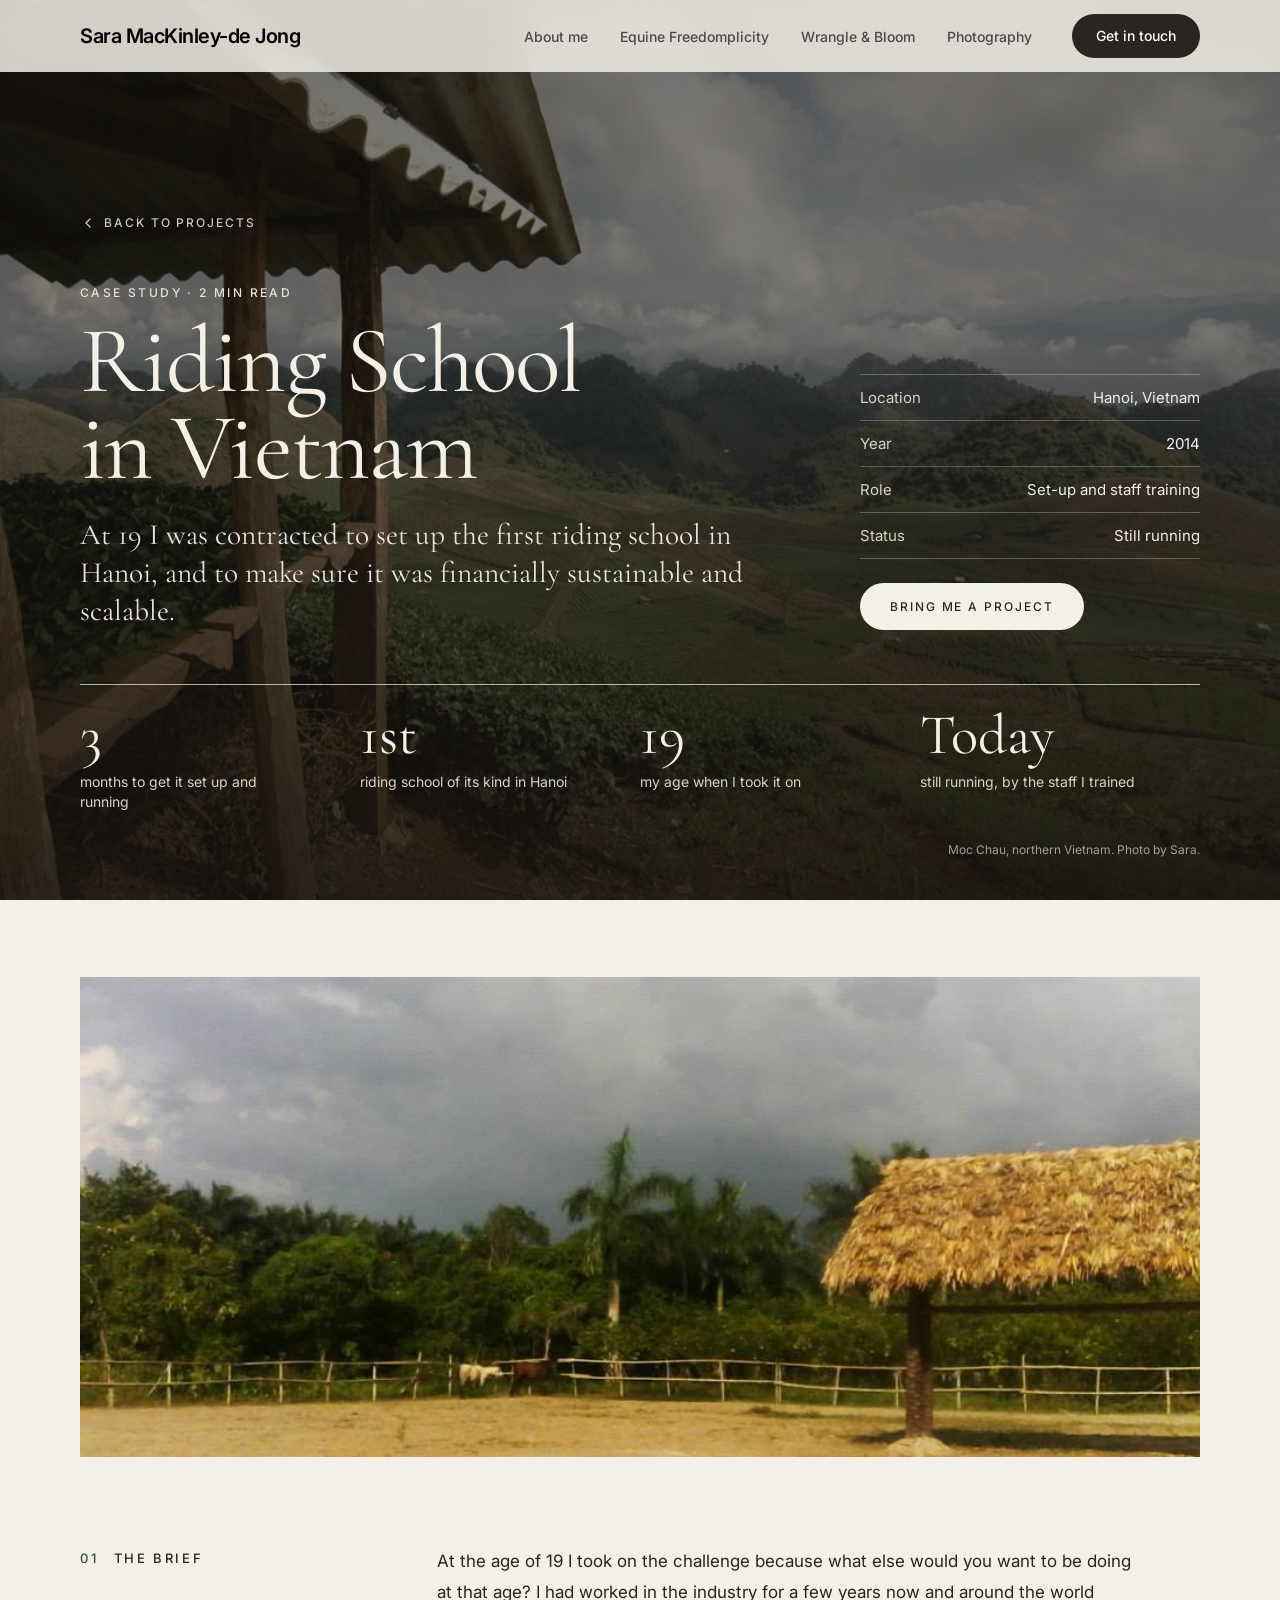
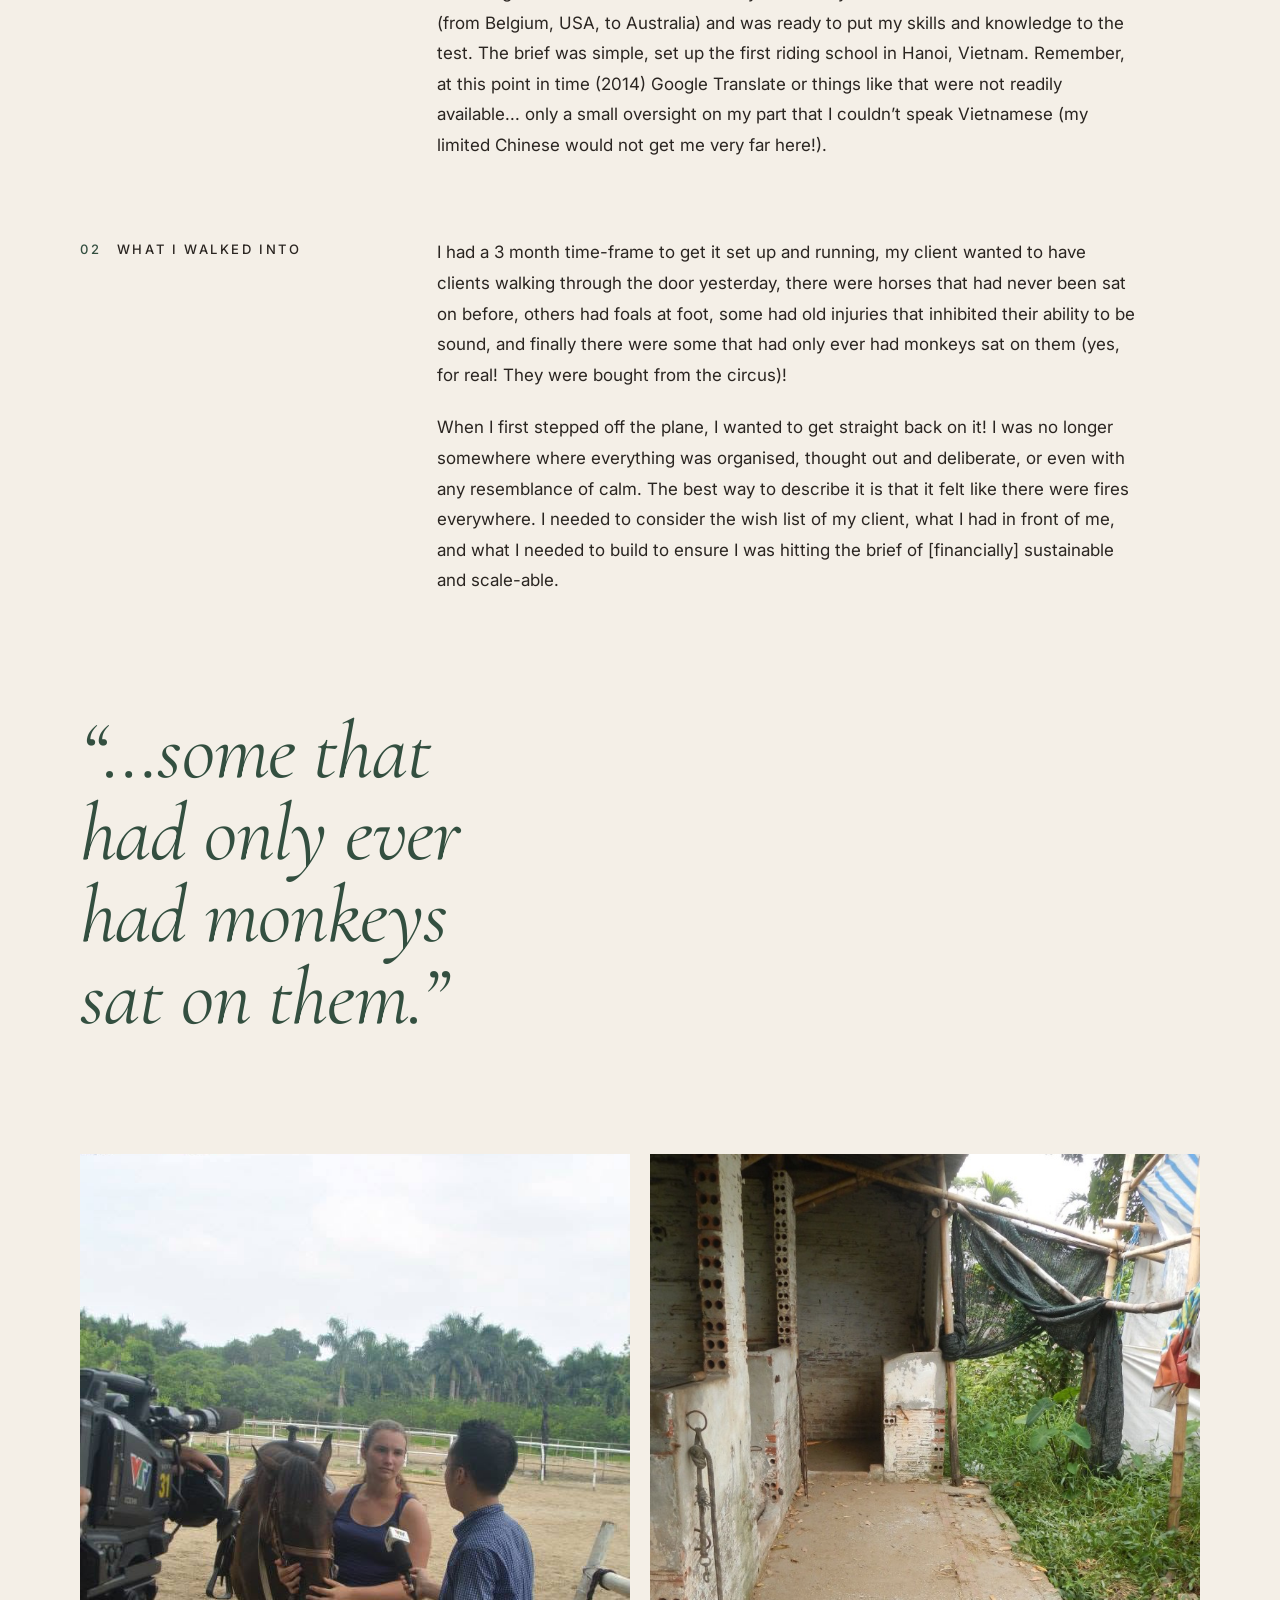
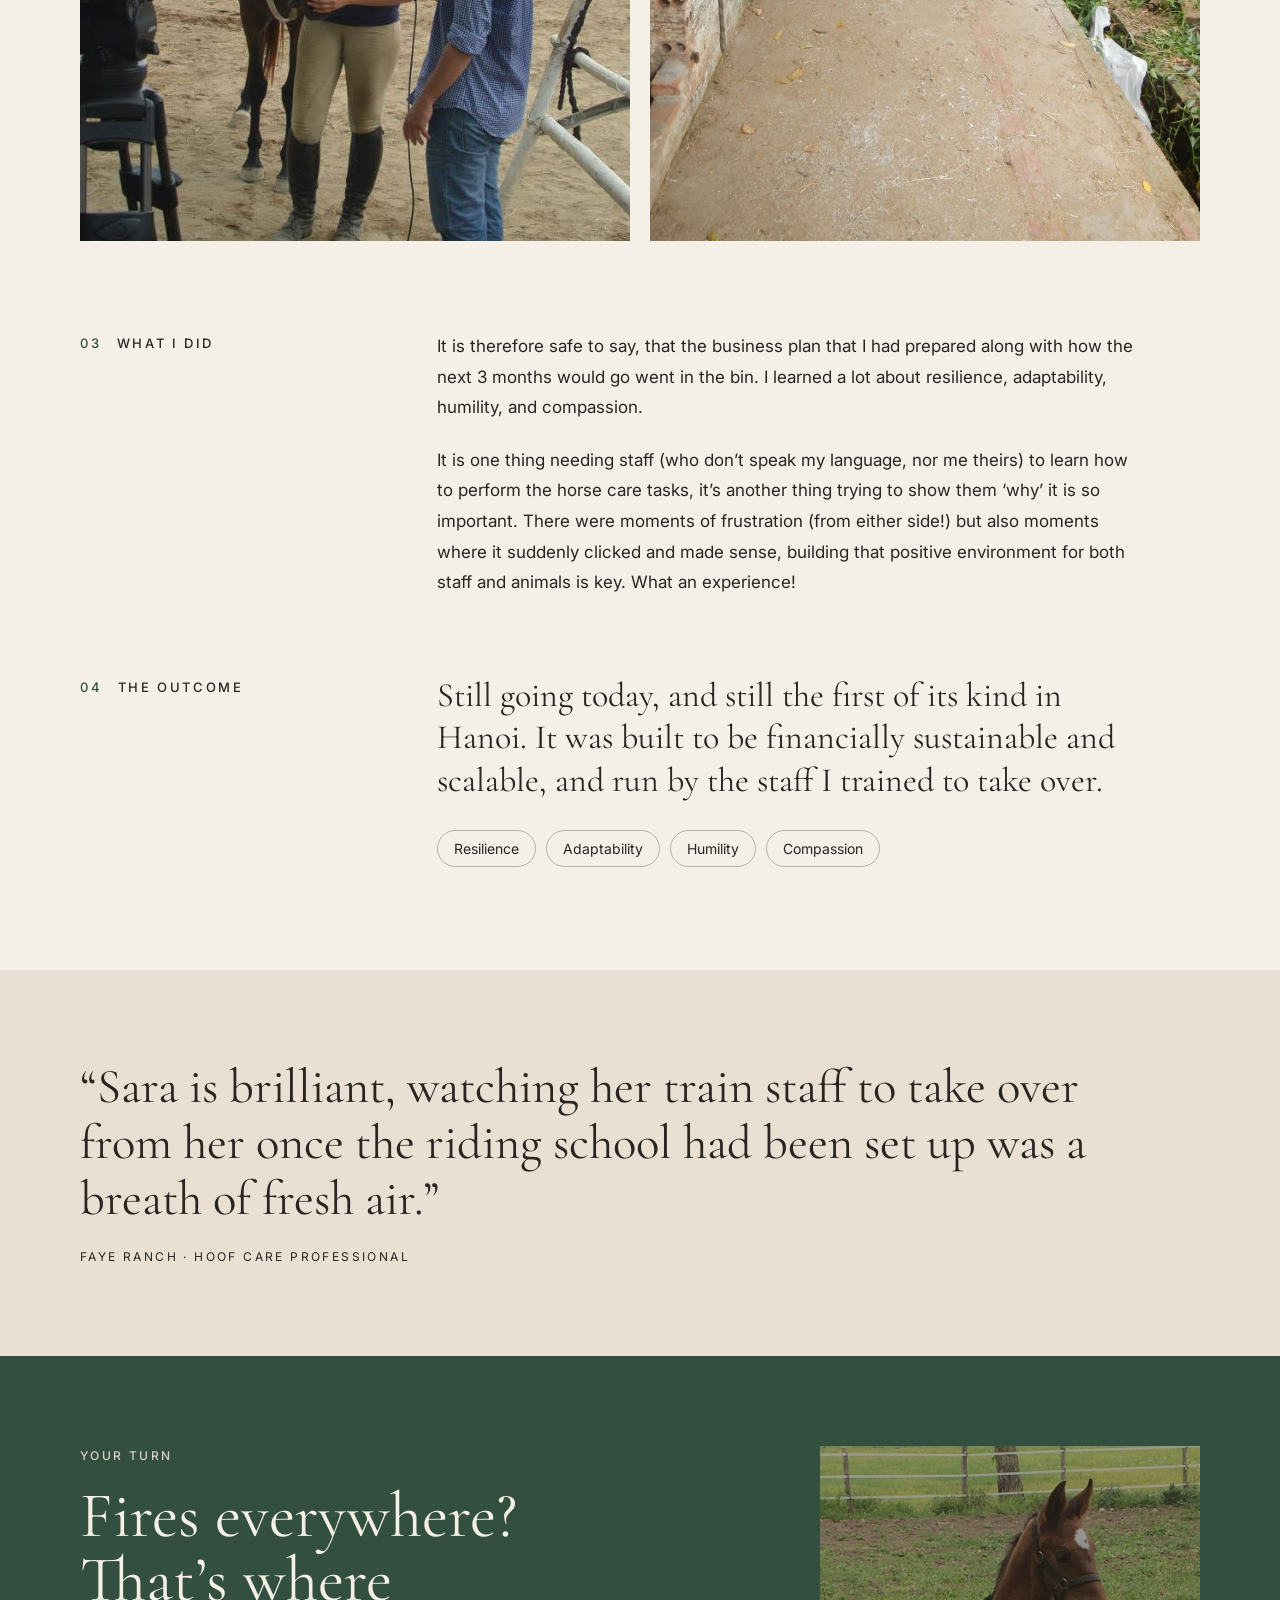
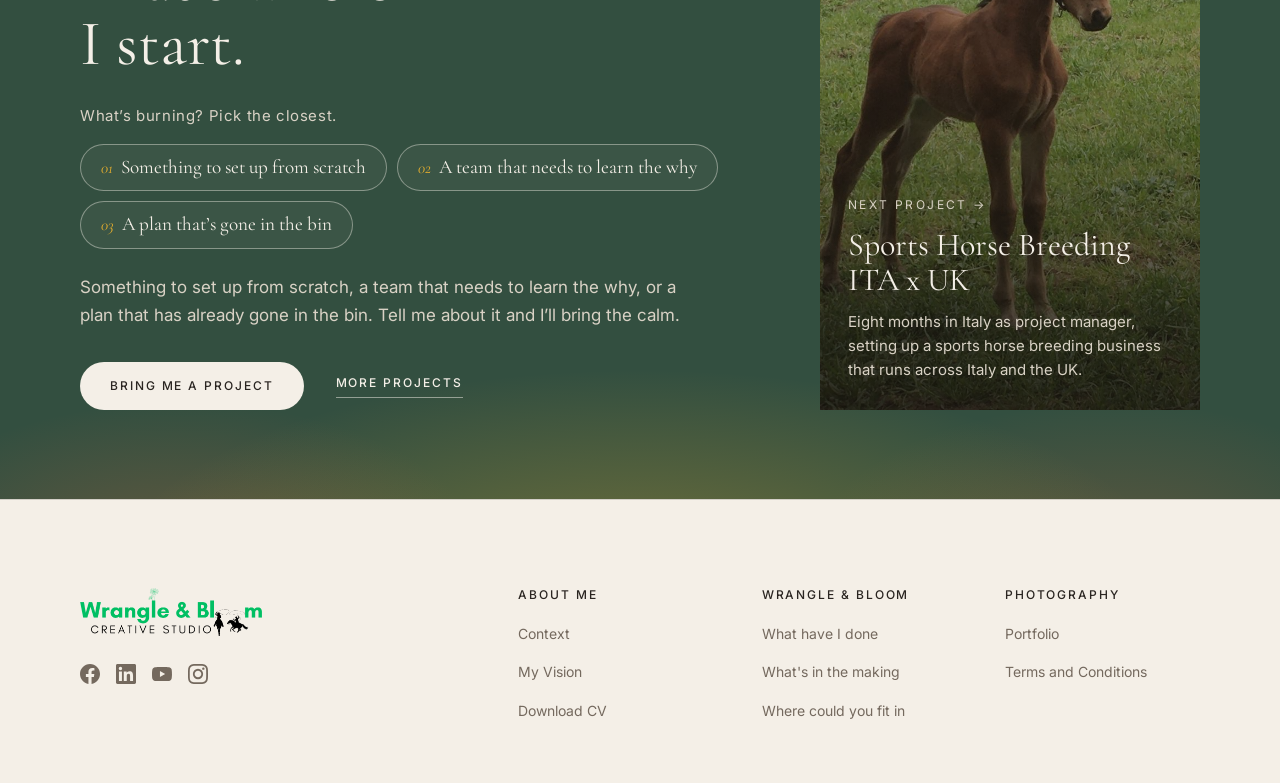
<file: vietnam-riding-school.html>
<!DOCTYPE html>
<html lang="en">
<head>
  <meta charset="UTF-8">
  <meta name="viewport" content="width=device-width, initial-scale=1.0">
  <link rel="icon" href="favicon.png" type="image/png" sizes="32x32">
  <title>Riding School in Vietnam — Sara MacKinley-de Jong</title>
  <meta name="description" content="How Sara MacKinley-de Jong set up the first riding school in Hanoi at 19, in three months, and trained the staff who still run it today.">
  <link rel="canonical" href="https://wrangle-and-bloom-website.vercel.app/vietnam-riding-school.html">
  <meta property="og:type" content="article">
  <meta property="og:site_name" content="Sara MacKinley-de Jong">
  <meta property="og:locale" content="en_GB">
  <meta property="og:title" content="Riding School in Vietnam — Sara MacKinley-de Jong">
  <meta property="og:description" content="How Sara MacKinley-de Jong set up the first riding school in Hanoi at 19, in three months, and trained the staff who still run it today.">
  <meta property="og:url" content="https://wrangle-and-bloom-website.vercel.app/vietnam-riding-school.html">
  <meta property="og:image" content="https://wrangle-and-bloom-website.vercel.app/og/vietnam.jpg">
  <meta property="og:image:width" content="1200">
  <meta property="og:image:height" content="630">
  <meta property="og:image:alt" content="Hills of Moc Chau, northern Vietnam">
  <meta name="twitter:card" content="summary_large_image">
  <link rel="preconnect" href="https://fonts.googleapis.com">
  <link rel="preconnect" href="https://fonts.gstatic.com" crossorigin>
  <link href="https://fonts.googleapis.com/css2?family=Cormorant+Garamond:ital,wght@0,400;0,500;1,400;1,500&family=Inter:wght@300;400;500;600;700&display=swap" rel="stylesheet">
  <link rel="stylesheet" href="styles.css">
  <link rel="stylesheet" href="project.css">
  <link rel="stylesheet" href="home.css">
  <script src="vendor/swup.umd.js" defer></script>
  <script src="site.js"></script>
</head>
<body class="home">
<div id="swup">

  <!-- Navigation -->
  <nav class="nav" id="nav">
    <div class="nav__inner">
      <a href="index.html" class="nav__logo">Sara MacKinley-de Jong</a>
      <button class="nav__toggle" aria-label="Toggle menu" id="navToggle">
        <span></span>
        <span></span>
        <span></span>
      </button>
      <div class="nav__right" id="navMenu">
        <ul class="nav__links">
          <li><a href="about.html">About me</a></li>
          <li><a href="equine.html">Equine Freedomplicity</a></li>
          <li><a href="wrangle-and-bloom.html">Wrangle &amp; Bloom</a></li>
          <li><a href="photography.html">Photography</a></li>
        </ul>
        <a href="contact.html" class="nav__cta">Get in touch</a>
      </div>
    </div>
  </nav>

  <div class="story-progress" aria-hidden="true"><span></span></div>

  <!-- =============================================
       STORY TEMPLATE
       1. Hero: darkened full-bleed photo carrying the title, facts and key figures
       2. Story sections: numbered label on the left, writing on the right
       3. Big quote: one line from the story, set large (.story-bigquote)
       4. Testimonial, then the "What's burning?" call to action and next project
       ============================================= -->
  <article class="story-page">

    <header class="story-hero">
      <img class="story-hero__img" src="projects/vietnam-hero.jpg" alt="" fetchpriority="high">
      <div class="story-hero__shade" aria-hidden="true"></div>
      <div class="container story-hero__inner">
        <a href="wrangle-and-bloom.html#done" class="story-hero__back">
          <svg width="16" height="16" viewBox="0 0 24 24" fill="none" stroke="currentColor" stroke-width="2" stroke-linecap="round" stroke-linejoin="round" aria-hidden="true">
            <polyline points="15 18 9 12 15 6"/>
          </svg>
          Back to projects
        </a>

        <div class="story-hero__top">
          <div class="story-hero__intro">
            <p class="story-hero__kicker">Case study<span class="story__read" data-read-time></span></p>
            <h1 class="story-hero__title">Riding School in Vietnam</h1>
            <p class="story-hero__summary">At 19 I was contracted to set up the first riding school in Hanoi, and to make sure it was financially sustainable and scalable.</p>
          </div>
          <div class="story-hero__facts">
            <dl class="story-facts">
              <div><dt>Location</dt><dd>Hanoi, Vietnam</dd></div>
              <div><dt>Year</dt><dd>2014</dd></div>
              <div><dt>Role</dt><dd>Set-up and staff training</dd></div>
              <div><dt>Status</dt><dd>Still running</dd></div>
            </dl>
            <a href="contact.html?service=project&amp;note=I%20found%20you%20through%20the%20Hanoi%20riding%20school%20story." class="home-btn story-hero__btn">Bring me a project</a>
          </div>
        </div>

        <ul class="story-figures" aria-label="Key facts">
          <li><span class="story-figures__num">3</span><span class="story-figures__label">months to get it set up and running</span></li>
          <li><span class="story-figures__num">1st</span><span class="story-figures__label">riding school of its kind in Hanoi</span></li>
          <li><span class="story-figures__num">19</span><span class="story-figures__label">my age when I took it on</span></li>
          <li><span class="story-figures__num">Today</span><span class="story-figures__label">still running, by the staff I trained</span></li>
        </ul>

        <p class="story-hero__credit">Moc Chau, northern Vietnam. Photo by Sara.</p>
      </div>
    </header>

    <div class="container">
      <figure class="story-wide reveal">
        <img src="projects/vietnam-arena.png" alt="Sandy riding arena in Hanoi with horses, a thatched shelter and palm trees">
      </figure>

      <div class="story-body">
        <section class="story-section reveal">
          <h2 class="story-section__label"><span>01</span> The brief</h2>
          <div class="story-section__text">
            <p>At the age of 19 I took on the challenge because what else would you want to be doing at that age? I had worked in the industry for a few years now and around the world (from Belgium, USA, to Australia) and was ready to put my skills and knowledge to the test. The brief was simple, set up the first riding school in Hanoi, Vietnam. Remember, at this point in time (2014) Google Translate or things like that were not readily available... only a small oversight on my part that I couldn’t speak Vietnamese (my limited Chinese would not get me very far here!).</p>
          </div>
        </section>

        <section class="story-section reveal">
          <h2 class="story-section__label"><span>02</span> What I walked into</h2>
          <div class="story-section__text">
            <p>I had a 3 month time-frame to get it set up and running, my client wanted to have clients walking through the door yesterday, there were horses that had never been sat on before, others had foals at foot, some had old injuries that inhibited their ability to be sound, and finally there were some that had only ever had monkeys sat on them (yes, for real! They were bought from the circus)!</p>
            <p>When I first stepped off the plane, I wanted to get straight back on it! I was no longer somewhere where everything was organised, thought out and deliberate, or even with any resemblance of calm. The best way to describe it is that it felt like there were fires everywhere. I needed to consider the wish list of my client, what I had in front of me, and what I needed to build to ensure I was hitting the brief of [financially] sustainable and scale-able.</p>
          </div>
        </section>
      </div>
    </div>

    <!-- Big quote: one line lifted from the story above -->
    <blockquote class="story-bigquote reveal">
      <div class="container">
        <p>&ldquo;&hellip;some that had only ever had monkeys sat on them.&rdquo;</p>
      </div>
    </blockquote>

    <div class="container">
      <div class="story-gallery reveal">
        <img src="projects/vietnam-interview.png" alt="Sara MacKinley-de Jong being interviewed beside a horse at the riding school in Hanoi">
        <img src="projects/vietnam-stable.jpg" alt="A simple stable building under construction beside dense greenery">
      </div>

      <div class="story-body">
        <section class="story-section reveal">
          <h2 class="story-section__label"><span>03</span> What I did</h2>
          <div class="story-section__text">
            <p>It is therefore safe to say, that the business plan that I had prepared along with how the next 3 months would go went in the bin. I learned a lot about resilience, adaptability, humility, and compassion.</p>
            <p>It is one thing needing staff (who don’t speak my language, nor me theirs) to learn how to perform the horse care tasks, it’s another thing trying to show them ‘why’ it is so important. There were moments of frustration (from either side!) but also moments where it suddenly clicked and made sense, building that positive environment for both staff and animals is key. What an experience!</p>
          </div>
        </section>

        <section class="story-section reveal">
          <h2 class="story-section__label"><span>04</span> The outcome</h2>
          <div class="story-section__text">
            <p class="story-section__lead">Still going today, and still the first of its kind in Hanoi. It was built to be financially sustainable and scalable, and run by the staff I trained to take over.</p>
            <ul class="story-pills" aria-label="What I took from it">
              <li>Resilience</li>
              <li>Adaptability</li>
              <li>Humility</li>
              <li>Compassion</li>
            </ul>
          </div>
        </section>
      </div>
    </div>

    <section class="story-testimonial" aria-label="Testimonial">
      <blockquote class="container reveal">
        <p>&ldquo;Sara is brilliant, watching her train staff to take over from her once the riding school had been set up was a breath of fresh air.&rdquo;</p>
        <footer>Faye Ranch &middot; Hoof Care Professional</footer>
      </blockquote>
    </section>

    <!-- Call to action: the visitor picks what is burning; story.js swaps the
         reply and carries the choice into the contact form as a note. -->
    <section class="story-cta" aria-label="Your turn" data-fire>
      <div class="container story-cta__inner">
        <div class="story-cta__main">
          <p class="home-label">Your turn</p>
          <h2 class="story-cta__heading">Fires everywhere? That&rsquo;s where I start.</h2>
          <p class="fire__ask" id="fireAsk" hidden>What&rsquo;s burning? Pick the closest.</p>
          <div class="fire__choices" role="group" aria-labelledby="fireAsk" hidden>
            <button type="button" class="fire__choice" aria-pressed="false" aria-controls="fireReply"
              data-reply="That was Hanoi: three months, no shared language, and a team to build. Tell me what you&rsquo;re setting up and what has to be true on opening day."
              data-note="I found you through the Hanoi riding school story. I have something to set up from scratch.">
              <span class="fire__num" aria-hidden="true">01</span> Something to set up from scratch
            </button>
            <button type="button" class="fire__choice" aria-pressed="false" aria-controls="fireReply"
              data-reply="Anyone can be shown the how. The why is what lets a team run it without you, and it&rsquo;s how I handed Hanoi over."
              data-note="I found you through the Hanoi riding school story. I have a team that needs to learn the why.">
              <span class="fire__num" aria-hidden="true">02</span> A team that needs to learn the why
            </button>
            <button type="button" class="fire__choice" aria-pressed="false" aria-controls="fireReply"
              data-reply="Mine went in the bin too. We start from what is actually in front of us, and rebuild from there."
              data-note="I found you through the Hanoi riding school story. My plan has already gone in the bin.">
              <span class="fire__num" aria-hidden="true">03</span> A plan that&rsquo;s gone in the bin
            </button>
          </div>
          <p class="fire__reply" id="fireReply" aria-live="polite" data-default="Something to set up from scratch, a team that needs to learn the why, or a plan that has already gone in the bin. Tell me about it and I&rsquo;ll bring the calm.">Something to set up from scratch, a team that needs to learn the why, or a plan that has already gone in the bin. Tell me about it and I&rsquo;ll bring the calm.</p>
          <div class="story-cta__actions">
            <a href="contact.html?service=project&amp;note=I%20found%20you%20through%20the%20Hanoi%20riding%20school%20story." class="home-btn story-cta__btn" data-fire-btn data-fire-label="Tell me about it">Bring me a project</a>
            <a href="wrangle-and-bloom.html#done" class="story-cta__link">More projects</a>
          </div>
        </div>

        <a href="wrangle-and-bloom.html#done" class="story-next">
          <img class="story-next__img" src="projects/sports-horse-foal.jpg" alt="">
          <span class="story-next__shade" aria-hidden="true"></span>
          <span class="story-next__label">Next project &rarr;</span>
          <span class="story-next__title">Sports Horse Breeding ITA x UK</span>
          <span class="story-next__text">Eight months in Italy as project manager, setting up a sports horse breeding business that runs across Italy and the UK.</span>
        </a>
      </div>
    </section>
  </article>

  <!-- Footer -->
  <footer class="footer">
    <div class="container">
      <div class="footer__grid">

        <div class="footer__brand">
          <div class="footer__logo-block">
            <img src="Logo/logo.png" alt="Wrangle &amp; Bloom Creative Studio" class="footer__logo-img">
          </div>
          <div class="footer__socials">
            <a href="#" aria-label="Facebook">
              <svg width="20" height="20" viewBox="0 0 24 24" fill="currentColor"><path d="M24 12.073c0-6.627-5.373-12-12-12s-12 5.373-12 12c0 5.99 4.388 10.954 10.125 11.854v-8.385H7.078v-3.47h3.047V9.43c0-3.007 1.792-4.669 4.533-4.669 1.312 0 2.686.235 2.686.235v2.953H15.83c-1.491 0-1.956.925-1.956 1.874v2.25h3.328l-.532 3.47h-2.796v8.385C19.612 23.027 24 18.062 24 12.073z"/></svg>
            </a>
            <a href="#" aria-label="LinkedIn">
              <svg width="20" height="20" viewBox="0 0 24 24" fill="currentColor"><path d="M20.447 20.452h-3.554v-5.569c0-1.328-.027-3.037-1.852-3.037-1.853 0-2.136 1.445-2.136 2.939v5.667H9.351V9h3.414v1.561h.046c.477-.9 1.637-1.85 3.37-1.85 3.601 0 4.267 2.37 4.267 5.455v6.286zM5.337 7.433a2.062 2.062 0 01-2.063-2.065 2.064 2.064 0 112.063 2.065zm1.782 13.019H3.555V9h3.564v11.452zM22.225 0H1.771C.792 0 0 .774 0 1.729v20.542C0 23.227.792 24 1.771 24h20.451C23.2 24 24 23.227 24 22.271V1.729C24 .774 23.2 0 22.222 0h.003z"/></svg>
            </a>
            <a href="#" aria-label="YouTube">
              <svg width="20" height="20" viewBox="0 0 24 24" fill="currentColor"><path d="M23.498 6.186a3.016 3.016 0 00-2.122-2.136C19.505 3.545 12 3.545 12 3.545s-7.505 0-9.377.505A3.017 3.017 0 00.502 6.186C0 8.07 0 12 0 12s0 3.93.502 5.814a3.016 3.016 0 002.122 2.136c1.871.505 9.376.505 9.376.505s7.505 0 9.377-.505a3.015 3.015 0 002.122-2.136C24 15.93 24 12 24 12s0-3.93-.502-5.814zM9.545 15.568V8.432L15.818 12l-6.273 3.568z"/></svg>
            </a>
            <a href="#" aria-label="Instagram">
              <svg width="20" height="20" viewBox="0 0 24 24" fill="currentColor"><path d="M12 0C8.74 0 8.333.015 7.053.072 5.775.132 4.905.333 4.14.63c-.789.306-1.459.717-2.126 1.384S.935 3.35.63 4.14C.333 4.905.131 5.775.072 7.053.012 8.333 0 8.74 0 12s.015 3.667.072 4.947c.06 1.277.261 2.148.558 2.913.306.788.717 1.459 1.384 2.126.667.666 1.336 1.079 2.126 1.384.766.296 1.636.499 2.913.558C8.333 23.988 8.74 24 12 24s3.667-.015 4.947-.072c1.277-.06 2.148-.262 2.913-.558.788-.306 1.459-.718 2.126-1.384.666-.667 1.079-1.335 1.384-2.126.296-.765.499-1.636.558-2.913.06-1.28.072-1.687.072-4.947s-.015-3.667-.072-4.947c-.06-1.277-.262-2.149-.558-2.913-.306-.789-.718-1.459-1.384-2.126C21.319 1.347 20.651.935 19.86.63c-.765-.297-1.636-.499-2.913-.558C15.667.012 15.26 0 12 0zm0 2.16c3.203 0 3.585.016 4.85.071 1.17.055 1.805.249 2.227.415.562.217.96.477 1.382.896.419.42.679.819.896 1.381.164.422.36 1.057.413 2.227.057 1.266.07 1.646.07 4.85s-.015 3.585-.074 4.85c-.061 1.17-.256 1.805-.421 2.227-.224.562-.479.96-.899 1.382-.419.419-.824.679-1.38.896-.42.164-1.065.36-2.235.413-1.274.057-1.649.07-4.859.07-3.211 0-3.586-.015-4.859-.074-1.171-.061-1.816-.256-2.236-.421-.569-.224-.96-.479-1.379-.899-.421-.419-.69-.824-.9-1.38-.165-.42-.359-1.065-.42-2.235-.045-1.26-.061-1.649-.061-4.844 0-3.196.016-3.586.061-4.861.061-1.17.255-1.814.42-2.234.21-.57.479-.96.9-1.381.419-.419.81-.689 1.379-.898.42-.166 1.051-.361 2.221-.421 1.275-.045 1.65-.06 4.859-.06l.045.03zm0 3.678a6.162 6.162 0 100 12.324 6.162 6.162 0 100-12.324zM12 16c-2.21 0-4-1.79-4-4s1.79-4 4-4 4 1.79 4 4-1.79 4-4 4zm7.846-10.405a1.441 1.441 0 11-2.882 0 1.441 1.441 0 012.882 0z"/></svg>
            </a>
          </div>
        </div>

        <div class="footer__col">
          <h4 class="footer__col-title">About me</h4>
          <ul class="footer__col-links">
            <li><a href="about.html">Context</a></li>
            <li><a href="about.html">My Vision</a></li>
            <li><a href="sara-de-jong-cv-2026.pdf" download="Sara MacKinley-de Jong CV 2026.pdf">Download CV</a></li>
          </ul>
        </div>

        <div class="footer__col">
          <h4 class="footer__col-title">Wrangle &amp; Bloom</h4>
          <ul class="footer__col-links">
            <li><a href="wrangle-and-bloom.html#done">What have I done</a></li>
            <li><a href="wrangle-and-bloom.html#next">What's in the making</a></li>
            <li><a href="wrangle-and-bloom.html#fit">Where could you fit in</a></li>
          </ul>
        </div>

        <div class="footer__col">
          <h4 class="footer__col-title">Photography</h4>
          <ul class="footer__col-links">
            <li><a href="photography.html">Portfolio</a></li>
            <li><a href="#">Terms and Conditions</a></li>
          </ul>
        </div>

      </div>
    </div>
  </footer>

  <script src="story.js" defer></script>

</div>

</body>
</html>
</file>
<file: styles.css>
/* =============================================
   DESIGN TOKENS
   ============================================= */
:root {
  --white: #FFFFFF;
  --black: #000000;
  --green: #4CAF50;
  --gray: #4A4A4A;
  --gray-light: #F5F5F5;
  --gray-border: #E0E0E0;
  --gray-muted: #757575;
  --body-color: #444444;

  --ff: 'Inter', -apple-system, BlinkMacSystemFont, 'Helvetica Neue', sans-serif;

  --fs-xs: 0.75rem;
  --fs-sm: 0.875rem;
  --fs-base: 1rem;
  --fs-md: 1.125rem;
  --fs-lg: 1.25rem;
  --fs-xl: 1.5rem;
  --fs-2xl: 2rem;

  --fw-light: 300;
  --fw-regular: 400;
  --fw-medium: 500;
  --fw-semibold: 600;
  --fw-bold: 700;

  --section-padding: clamp(72px, 10vw, 120px);
  --container-max: 1200px;
  --container-padding: clamp(20px, 5vw, 40px);

  --radius-btn: 6px;
  --radius-pill: 9999px;
  --radius-card: 16px;

  --ease: cubic-bezier(0.4, 0, 0.2, 1);
  --transition: 0.3s var(--ease);
  --transition-slow: 0.6s var(--ease);
}

/* =============================================
   RESET
   ============================================= */
*, *::before, *::after {
  margin: 0;
  padding: 0;
  box-sizing: border-box;
}

html {
  scroll-behavior: smooth;
  scroll-padding-top: 80px;
}

body {
  font-family: var(--ff);
  font-size: var(--fs-base);
  font-weight: var(--fw-regular);
  color: var(--body-color);
  background: var(--white);
  line-height: 1.65;
  -webkit-font-smoothing: antialiased;
  -moz-osx-font-smoothing: grayscale;
  overflow-x: hidden;
}

img {
  max-width: 100%;
  display: block;
}

a {
  color: inherit;
  text-decoration: none;
}

ul {
  list-style: none;
}

h1, h2, h3, h4, h5, h6 {
  font-weight: var(--fw-bold);
  line-height: 1.15;
  color: var(--black);
}

/* =============================================
   REVEAL ANIMATIONS
   ============================================= */
.reveal {
  opacity: 0;
  transform: translateY(28px);
  transition: opacity 0.7s var(--ease), transform 0.7s var(--ease);
}

.reveal.revealed {
  opacity: 1;
  transform: translateY(0);
}

.reveal--d1 { transition-delay: 0.12s; }
.reveal--d2 { transition-delay: 0.24s; }
.reveal--d3 { transition-delay: 0.36s; }

@media (prefers-reduced-motion: reduce) {
  .reveal {
    opacity: 1;
    transform: none;
    transition: none;
  }
}

/* =============================================
   LAYOUT
   ============================================= */
.container {
  width: 100%;
  max-width: var(--container-max);
  margin-inline: auto;
  padding-inline: var(--container-padding);
}

.section {
  padding-block: var(--section-padding);
}

/* =============================================
   NAVIGATION
   ============================================= */
.nav {
  position: fixed;
  top: 0;
  left: 0;
  right: 0;
  z-index: 1000;
  background: rgba(255, 255, 255, 0.85);
  backdrop-filter: blur(16px);
  -webkit-backdrop-filter: blur(16px);
  transition: box-shadow var(--transition), background var(--transition);
}

.nav--scrolled {
  background: rgba(255, 255, 255, 0.95);
  box-shadow: 0 1px 0 var(--gray-border);
}

.nav__inner {
  max-width: var(--container-max);
  margin-inline: auto;
  padding: 0 var(--container-padding);
  height: 72px;
  display: flex;
  align-items: center;
  justify-content: space-between;
}

.nav__logo {
  font-size: var(--fs-lg);
  font-weight: var(--fw-semibold);
  letter-spacing: -0.025em;
  color: var(--black);
  white-space: nowrap;
  transition: opacity var(--transition);
}

.nav__logo:hover {
  opacity: 0.7;
}

.nav__logo-amp {
  color: var(--green);
}

.nav__right {
  display: flex;
  align-items: center;
  gap: 2.5rem;
}

.nav__links {
  display: flex;
  align-items: center;
  gap: 2rem;
}

.nav__links a {
  font-size: var(--fs-sm);
  font-weight: var(--fw-medium);
  color: var(--gray);
  transition: color var(--transition);
  position: relative;
}

.nav__links a::after {
  content: '';
  position: absolute;
  bottom: -4px;
  left: 0;
  right: 0;
  height: 1.5px;
  background: var(--black);
  transform: scaleX(0);
  transform-origin: right;
  transition: transform 0.35s var(--ease);
}

.nav__links a:hover {
  color: var(--black);
}

.nav__links a:hover::after {
  transform: scaleX(1);
  transform-origin: left;
}

.nav__cta {
  display: inline-flex;
  align-items: center;
  justify-content: center;
  font-size: var(--fs-sm);
  font-weight: var(--fw-medium);
  color: var(--white);
  background: var(--black);
  padding: 10px 24px;
  border-radius: var(--radius-pill);
  transition: transform var(--transition), box-shadow var(--transition);
  white-space: nowrap;
}

.nav__cta:hover {
  transform: translateY(-1px);
  box-shadow: 0 4px 12px rgba(0, 0, 0, 0.15);
}

.nav__cta:active {
  transform: translateY(0);
}

/* Hamburger */
.nav__toggle {
  display: none;
  flex-direction: column;
  justify-content: center;
  gap: 5px;
  width: 28px;
  height: 28px;
  background: none;
  border: none;
  cursor: pointer;
  padding: 0;
}

.nav__toggle span {
  display: block;
  width: 100%;
  height: 2px;
  background: var(--black);
  border-radius: 2px;
  transition: transform var(--transition), opacity var(--transition);
  transform-origin: center;
}

.nav__toggle--active span:nth-child(1) {
  transform: translateY(7px) rotate(45deg);
}

.nav__toggle--active span:nth-child(2) {
  opacity: 0;
}

.nav__toggle--active span:nth-child(3) {
  transform: translateY(-7px) rotate(-45deg);
}

/* =============================================
   HERO
   ============================================= */
.hero {
  padding-top: calc(72px + var(--section-padding));
  padding-bottom: var(--section-padding);
  padding-inline: var(--container-padding);
  max-width: var(--container-max);
  margin-inline: auto;
}

.hero__content {
  margin-bottom: clamp(48px, 7vw, 72px);
}

.hero__logo-block {
  text-align: left;
  margin-bottom: clamp(36px, 5vw, 52px);
}

.hero__logo-img {
  max-width: clamp(280px, 40vw, 480px);
  height: auto;
}

.hero__logo-main {
  display: flex;
  align-items: baseline;
  justify-content: flex-start;
  gap: 0.3em;
  font-size: clamp(2.75rem, 6vw + 0.5rem, 5rem);
  font-weight: var(--fw-bold);
  letter-spacing: -0.035em;
  line-height: 1;
}

.hero__logo-amp {
  color: var(--green);
  font-weight: var(--fw-light);
}

.hero__flower {
  color: var(--green);
  font-style: normal;
}

.hero__logo-sub {
  display: flex;
  align-items: center;
  justify-content: flex-start;
  gap: 10px;
  margin-top: 14px;
}

.hero__horse-icon {
  color: var(--black);
  opacity: 0.6;
}

.hero__logo-studio {
  font-size: clamp(0.7rem, 1.1vw, 0.9rem);
  font-weight: var(--fw-semibold);
  letter-spacing: 0.35em;
  text-transform: uppercase;
  color: var(--gray-muted);
}

.hero__tagline {
  text-align: left;
  font-size: clamp(1.125rem, 2vw, 1.375rem);
  font-weight: var(--fw-regular);
  color: var(--gray);
  max-width: 640px;
  margin-bottom: 36px;
  line-height: 1.6;
}

.hero__actions {
  display: flex;
  flex-wrap: wrap;
  gap: 12px;
}

.hero__cta {
  display: inline-flex;
  align-items: center;
  justify-content: center;
  font-size: var(--fs-sm);
  font-weight: var(--fw-medium);
  color: var(--white);
  background: var(--black);
  padding: 14px 36px;
  border-radius: var(--radius-btn);
  transition: transform var(--transition), box-shadow var(--transition);
}

.hero__cta:hover {
  transform: translateY(-2px);
  box-shadow: 0 6px 20px rgba(0, 0, 0, 0.18);
}

.hero__cta:active {
  transform: translateY(0);
}

.hero__cta--ghost {
  color: var(--black);
  background: var(--white);
  border: 1px solid var(--black);
  box-shadow: none;
}

.hero__cta--ghost:hover {
  background: var(--black);
  color: var(--white);
}

.hero__image-wrapper {
  width: 100%;
  border-radius: var(--radius-card);
  overflow: hidden;
  line-height: 0;
  box-shadow: 0 20px 60px rgba(0, 0, 0, 0.08);
}

.hero__image {
  width: 100%;
  height: clamp(300px, 48vw, 560px);
  object-fit: cover;
  object-position: center;
  transition: transform 8s ease;
}

.hero__image-wrapper:hover .hero__image {
  transform: scale(1.04);
}

/* =============================================
   IRL PROJECTS
   ============================================= */
.projects {
  background: var(--gray-light);
}

.projects__heading {
  font-size: clamp(1.75rem, 3vw, 2.25rem);
  font-weight: var(--fw-bold);
  margin-bottom: clamp(36px, 5vw, 56px);
}

.projects__grid {
  display: grid;
  grid-template-columns: repeat(3, 1fr);
  gap: clamp(20px, 3vw, 32px);
}

.project-card {
  display: flex;
  flex-direction: column;
}

.project-card__image-wrapper {
  position: relative;
  aspect-ratio: 4 / 5;
  border-radius: var(--radius-card);
  overflow: hidden;
  margin-bottom: 20px;
  box-shadow: 0 4px 16px rgba(0, 0, 0, 0.06);
  transition: box-shadow var(--transition-slow);
}

.project-card:hover .project-card__image-wrapper {
  box-shadow: 0 12px 40px rgba(0, 0, 0, 0.12);
}

.project-card__image {
  width: 100%;
  height: 100%;
  object-fit: cover;
  transition: transform 0.6s var(--ease);
}

.project-card:hover .project-card__image {
  transform: scale(1.05);
}

.project-card__title {
  font-size: var(--fs-md);
  font-weight: var(--fw-bold);
  margin-bottom: 6px;
  color: var(--black);
}

.project-card__desc {
  font-size: var(--fs-sm);
  font-weight: var(--fw-regular);
  color: var(--gray);
  line-height: 1.6;
}

.project-card__desc em {
  font-style: italic;
  font-weight: var(--fw-medium);
}

.project-card__more {
  display: inline-block;
  margin-top: 12px;
  font-size: var(--fs-sm);
  font-weight: var(--fw-semibold);
  color: var(--green);
}

/* =============================================
   SHARED BUTTONS
   ============================================= */
.btn {
  display: inline-flex;
  align-items: center;
  justify-content: center;
  font-family: var(--ff);
  font-size: var(--fs-sm);
  font-weight: var(--fw-medium);
  padding: 12px 28px;
  border-radius: var(--radius-btn);
  border: none;
  cursor: pointer;
  white-space: nowrap;
  transition: transform var(--transition), box-shadow var(--transition), background var(--transition);
}

.btn--primary {
  background: var(--black);
  color: var(--white);
}

.btn--primary:hover {
  transform: translateY(-2px);
  box-shadow: 0 4px 14px rgba(0, 0, 0, 0.18);
}

.btn--primary:active {
  transform: translateY(0);
}

.btn--secondary {
  background: var(--gray-light);
  color: var(--black);
}

.btn--secondary:hover {
  background: var(--gray-border);
  transform: translateY(-2px);
}

.btn--secondary:active {
  transform: translateY(0);
}

/* =============================================
   PHOTOGRAPHY (Split Layout)
   ============================================= */
.photography__split {
  display: grid;
  grid-template-columns: 1fr 1fr;
  gap: clamp(40px, 6vw, 80px);
  align-items: center;
}

.photography__heading {
  font-size: clamp(1.75rem, 3vw, 2.25rem);
  font-weight: var(--fw-bold);
  color: var(--black);
  margin-bottom: clamp(32px, 4vw, 44px);
}

.photography__categories {
  display: flex;
  flex-direction: column;
  gap: 28px;
  margin-bottom: clamp(36px, 5vw, 52px);
}

.photography__cat {
  padding-left: 16px;
  border-left: 2px solid var(--gray-border);
  transition: border-color var(--transition);
}

.photography__cat:hover {
  border-left-color: var(--green);
}

.photography__cat-title {
  font-size: var(--fs-md);
  font-weight: var(--fw-bold);
  color: var(--black);
  margin-bottom: 4px;
}

.photography__cat-desc {
  font-size: var(--fs-sm);
  color: var(--gray);
  line-height: 1.6;
}

.photography__actions {
  display: flex;
  gap: 12px;
}

.photography__image-wrapper {
  aspect-ratio: 4 / 5;
  border-radius: var(--radius-card);
  overflow: hidden;
  box-shadow: 0 20px 60px rgba(0, 0, 0, 0.1);
  transition: box-shadow var(--transition-slow);
}

.photography__image-wrapper:hover {
  box-shadow: 0 28px 70px rgba(0, 0, 0, 0.14);
}

.photography__image {
  width: 100%;
  height: 100%;
  object-fit: cover;
  transition: transform 0.7s var(--ease);
}

.photography__image-wrapper:hover .photography__image {
  transform: scale(1.04);
}

/* =============================================
   FEATURES ("What do I bring to the table?")
   ============================================= */
.features {
  background: var(--gray-light);
}

.features__heading {
  font-size: clamp(1.75rem, 3vw, 2.25rem);
  font-weight: var(--fw-bold);
  color: var(--black);
  margin-bottom: clamp(36px, 5vw, 56px);
}

.features__grid {
  display: grid;
  grid-template-columns: repeat(2, 1fr);
  gap: clamp(28px, 4vw, 44px);
}

.features__grid:has(> :only-child) {
  grid-template-columns: minmax(0, 560px);
}

.about-page {
  padding-top: calc(72px + clamp(48px, 8vw, 96px));
  padding-bottom: var(--section-padding);
}

.about-page__split {
  display: grid;
  grid-template-columns: 0.9fr 1.1fr;
  gap: clamp(32px, 5vw, 72px);
  align-items: center;
}

.about-page__photo {
  border-radius: var(--radius-card);
  overflow: hidden;
  box-shadow: 0 20px 56px rgba(0, 0, 0, 0.1);
}

.about-page__photo img {
  display: block;
  width: 100%;
  aspect-ratio: 3 / 4;
  object-fit: cover;
}

.about-page__title {
  font-size: clamp(2rem, 4vw, 3rem);
  letter-spacing: -0.02em;
  margin-bottom: 20px;
}

.about-page__copy p {
  font-size: clamp(1rem, 1.4vw, 1.125rem);
  line-height: 1.75;
  color: var(--body-color);
  max-width: 38rem;
}

@media (max-width: 800px) {
  .about-page__split {
    grid-template-columns: 1fr;
  }

  .about-page__photo img {
    aspect-ratio: 4 / 3;
  }
}

.feature-card__image-wrapper {
  aspect-ratio: 3 / 2;
  border-radius: var(--radius-card);
  overflow: hidden;
  margin-bottom: 28px;
  box-shadow: 0 4px 16px rgba(0, 0, 0, 0.06);
  transition: box-shadow var(--transition-slow);
}

.feature-card:hover .feature-card__image-wrapper {
  box-shadow: 0 12px 40px rgba(0, 0, 0, 0.12);
}

.feature-card__image {
  width: 100%;
  height: 100%;
  object-fit: cover;
  transition: transform 0.6s var(--ease);
}

.feature-card:hover .feature-card__image {
  transform: scale(1.04);
}

.feature-card__image--bw {
  filter: grayscale(100%);
}

.feature-card__title {
  font-size: var(--fs-lg);
  font-weight: var(--fw-bold);
  color: var(--black);
  margin-bottom: 12px;
}

.feature-card__desc {
  font-size: var(--fs-sm);
  color: var(--gray);
  line-height: 1.75;
  text-align: left;
}

/* =============================================
   TESTIMONIALS
   ============================================= */
.testimonials__heading {
  font-size: clamp(1.75rem, 3vw, 2.25rem);
  font-weight: var(--fw-bold);
  color: var(--black);
  margin-bottom: clamp(36px, 5vw, 56px);
}

.testimonials__grid {
  display: grid;
  grid-template-columns: repeat(3, 1fr);
  gap: clamp(20px, 3vw, 28px);
}

.testimonial-card {
  background: var(--white);
  border: 1px solid var(--gray-border);
  border-radius: var(--radius-card);
  padding: clamp(28px, 3vw, 36px);
  display: flex;
  flex-direction: column;
  justify-content: space-between;
  transition: transform var(--transition), box-shadow var(--transition);
}

.testimonial-card:hover {
  transform: translateY(-4px);
  box-shadow: 0 12px 36px rgba(0, 0, 0, 0.08);
}

.testimonial-card__body {
  flex: 1;
  margin-bottom: 24px;
}

.testimonial-card__icon {
  display: block;
  font-size: 3rem;
  line-height: 1;
  color: var(--green);
  font-family: Georgia, serif;
  margin-bottom: 12px;
  user-select: none;
}

.testimonial-card__quote {
  font-size: var(--fs-base);
  font-weight: var(--fw-medium);
  color: var(--black);
  line-height: 1.65;
}

.testimonial-card__footer {
  display: flex;
  align-items: center;
  gap: 12px;
  padding-top: 20px;
  border-top: 1px solid var(--gray-light);
}

.testimonial-card__avatar {
  width: 40px;
  height: 40px;
  border-radius: 50%;
  object-fit: cover;
  flex-shrink: 0;
}

.testimonial-card__name {
  display: block;
  font-size: var(--fs-sm);
  font-weight: var(--fw-semibold);
  color: var(--black);
}

.testimonial-card__role {
  display: block;
  font-size: var(--fs-xs);
  color: var(--gray-muted);
}

/* =============================================
   CLOSING CTA
   ============================================= */
.closing-cta {
  padding-bottom: 0;
}

.closing-cta__inner {
  display: flex;
  align-items: center;
  justify-content: space-between;
  gap: 2rem;
  padding-bottom: clamp(64px, 8vw, 88px);
}

.closing-cta__heading {
  font-size: clamp(1.75rem, 3vw, 2.25rem);
  font-weight: var(--fw-bold);
  color: var(--black);
  white-space: nowrap;
}

.closing-cta__actions {
  display: flex;
  gap: 12px;
  flex-shrink: 0;
}

.btn--pill-primary {
  background: var(--black);
  color: var(--white);
  padding: 14px 36px;
  border-radius: var(--radius-pill);
}

.btn--pill-primary:hover {
  transform: translateY(-2px);
  box-shadow: 0 6px 20px rgba(0, 0, 0, 0.18);
}

.btn--pill-primary:active {
  transform: translateY(0);
}

.btn--pill-secondary {
  background: #E9E9E9;
  color: var(--black);
  padding: 14px 36px;
  border-radius: var(--radius-pill);
}

.btn--pill-secondary:hover {
  background: var(--gray-border);
  transform: translateY(-2px);
}

.btn--pill-secondary:active {
  transform: translateY(0);
}

.closing-cta__divider {
  border: none;
  height: 1px;
  background: var(--gray-border);
}

/* =============================================
   FOOTER
   ============================================= */
.footer {
  padding: clamp(64px, 8vw, 88px) 0 clamp(40px, 5vw, 60px);
}

.footer__grid {
  display: grid;
  grid-template-columns: 2fr 1fr 1fr 1fr;
  gap: clamp(32px, 4vw, 48px);
}

.footer__logo-block {
  margin-bottom: 28px;
}

.footer__logo-img {
  display: block;
  height: 48px;
  width: auto;
  object-fit: contain;
}

.footer__socials {
  display: flex;
  gap: 16px;
}

.footer__socials a {
  color: var(--gray-muted);
  transition: color var(--transition), transform var(--transition);
  display: flex;
  align-items: center;
  justify-content: center;
}

.footer__socials a:hover {
  color: var(--black);
  transform: translateY(-2px);
}

.footer__col-title {
  font-size: var(--fs-sm);
  font-weight: var(--fw-semibold);
  color: var(--black);
  margin-bottom: 18px;
  letter-spacing: 0.01em;
}

.footer__col-links {
  display: flex;
  flex-direction: column;
  gap: 12px;
}

.footer__col-links a {
  font-size: var(--fs-sm);
  font-weight: var(--fw-regular);
  color: #666666;
  transition: color var(--transition), padding-left var(--transition);
}

.footer__col-links a:hover {
  color: var(--black);
  padding-left: 4px;
}

/* =============================================
   RESPONSIVE
   ============================================= */

/* Tablet */
@media (max-width: 900px) {
  .nav__inner {
    gap: 1rem;
  }

  .nav__logo {
    font-size: var(--fs-md);
  }

  .nav__right {
    gap: 0.875rem;
  }

  .nav__links {
    gap: 0.875rem;
  }

  .nav__links a {
    white-space: nowrap;
  }

  .nav__cta {
    padding: 10px 18px;
    white-space: nowrap;
  }

  .projects__grid {
    grid-template-columns: repeat(2, 1fr);
  }

  .testimonials__grid {
    grid-template-columns: 1fr;
    max-width: 520px;
  }

  .footer__grid {
    grid-template-columns: 1fr 1fr;
    row-gap: clamp(32px, 5vw, 48px);
  }

  .footer__brand {
    grid-column: 1 / -1;
  }

  .closing-cta__inner {
    flex-direction: column;
    align-items: flex-start;
    gap: 1.5rem;
  }

  .closing-cta__actions {
    flex-shrink: unset;
    width: 100%;
  }
}

/* Narrow tablet: squeeze the nav so the links still fit on one line */
@media (max-width: 1040px) {
  .nav__logo {
    font-size: var(--fs-base);
  }

  .nav__links,
  .nav__right {
    gap: 0.7rem;
  }

  .nav__links a {
    font-size: 0.8125rem;
  }

  .nav__cta {
    padding: 9px 14px;
  }
}

/* Below this width the full name and menu no longer fit on one line */
@media (max-width: 820px) {
  .nav__toggle {
    display: flex;
  }

  .nav__right {
    position: fixed;
    top: 0;
    right: 0;
    width: 280px;
    height: 100dvh;
    background: var(--white);
    flex-direction: column;
    align-items: flex-start;
    padding: 88px 32px 32px;
    gap: 2rem;
    box-shadow: -8px 0 32px rgba(0, 0, 0, 0.08);
    transform: translateX(100%);
    transition: transform 0.4s var(--ease);
  }

  .nav__right--open {
    transform: translateX(0);
  }

  .nav__links {
    flex-direction: column;
    align-items: flex-start;
    gap: 1.25rem;
  }

  .nav__links a {
    font-size: var(--fs-base);
  }

  .nav__links a::after {
    display: none;
  }
}

/* Mobile */
@media (max-width: 640px) {
  .projects__grid {
    grid-template-columns: 1fr;
    gap: 40px;
  }

  .hero__logo-main {
    flex-wrap: wrap;
  }

  .photography__split {
    grid-template-columns: 1fr;
  }

  .photography__image-wrapper {
    order: -1;
    max-height: 400px;
  }

  .features__grid {
    grid-template-columns: 1fr;
  }

  .testimonials__grid {
    grid-template-columns: 1fr;
    max-width: none;
  }

  .closing-cta__actions {
    flex-direction: column;
  }

  .closing-cta__actions .btn {
    width: 100%;
    text-align: center;
    justify-content: center;
  }

  .footer__grid {
    grid-template-columns: 1fr;
  }
}

/* ─── Contact Modal ─── */

.contact-overlay {
  position: fixed;
  inset: 0;
  z-index: 2000;
  display: flex;
  align-items: center;
  justify-content: center;
  background: rgba(0, 0, 0, 0.45);
  backdrop-filter: blur(6px);
  -webkit-backdrop-filter: blur(6px);
  opacity: 0;
  visibility: hidden;
  transition: opacity 0.35s ease, visibility 0.35s ease;
}

.contact-overlay.is-open {
  opacity: 1;
  visibility: visible;
}

.contact-modal {
  position: relative;
  width: 92%;
  max-width: 620px;
  max-height: 90vh;
  overflow-y: auto;
  background: var(--white);
  border-radius: 16px;
  padding: clamp(32px, 5vw, 56px);
  box-shadow: 0 32px 80px rgba(0, 0, 0, 0.18);
  transform: translateY(24px) scale(0.97);
  transition: transform 0.35s cubic-bezier(0.22, 1, 0.36, 1);
}

.contact-overlay.is-open .contact-modal {
  transform: translateY(0) scale(1);
}

.contact-modal__close {
  position: absolute;
  top: 20px;
  right: 20px;
  width: 36px;
  height: 36px;
  display: flex;
  align-items: center;
  justify-content: center;
  background: none;
  border: 1px solid #e0e0e0;
  border-radius: 50%;
  cursor: pointer;
  color: var(--black);
  transition: background 0.2s ease, border-color 0.2s ease;
}

.contact-modal__close:hover {
  background: #f5f5f5;
  border-color: #ccc;
}

.contact-modal__close svg {
  width: 16px;
  height: 16px;
}

.contact-modal__heading {
  font-size: clamp(1.5rem, 3vw, 2rem);
  font-weight: var(--fw-bold);
  letter-spacing: -0.02em;
  color: var(--black);
  margin-bottom: 32px;
}

.contact-form {
  display: flex;
  flex-direction: column;
  gap: 24px;
}

.contact-form__row {
  display: grid;
  grid-template-columns: 1fr 1fr;
  gap: 16px;
}

.contact-form__group {
  display: flex;
  flex-direction: column;
  gap: 8px;
}

.contact-form__label {
  font-size: var(--fs-sm);
  font-weight: var(--fw-semibold);
  color: var(--black);
}

.contact-form__input,
.contact-form__textarea {
  width: 100%;
  padding: 14px 16px;
  font-family: var(--ff);
  font-size: var(--fs-base);
  font-weight: var(--fw-regular);
  color: var(--black);
  background: var(--white);
  border: 1px solid #D1D1D1;
  border-radius: 8px;
  outline: none;
  transition: border-color 0.2s ease, box-shadow 0.2s ease;
}

.contact-form__input::placeholder,
.contact-form__textarea::placeholder {
  color: #B0B0B0;
  font-weight: var(--fw-light);
}

.contact-form__input:focus,
.contact-form__textarea:focus {
  border-color: #999;
  box-shadow: 0 0 0 3px rgba(0, 0, 0, 0.05);
}

.contact-form__input.is-invalid,
.contact-form__textarea.is-invalid {
  border-color: #d94444;
  box-shadow: 0 0 0 3px rgba(217, 68, 68, 0.08);
}

.contact-form__error {
  font-size: 0.75rem;
  color: #d94444;
  margin-top: -4px;
  display: none;
}

.contact-form__error.is-visible {
  display: block;
}

.contact-form__textarea {
  min-height: 170px;
  resize: vertical;
  line-height: 1.6;
}

.contact-form__submit {
  width: 100%;
  padding: 18px 24px;
  font-family: var(--ff);
  font-size: var(--fs-base);
  font-weight: var(--fw-medium);
  color: var(--white);
  background: #000;
  border: none;
  border-radius: 8px;
  cursor: pointer;
  transition: opacity 0.2s ease, transform 0.15s ease;
  margin-top: 8px;
}

.contact-form__submit:hover {
  opacity: 0.85;
}

.contact-form__submit:active {
  transform: scale(0.985);
}

.contact-form__submit.is-loading {
  pointer-events: none;
  position: relative;
  color: transparent;
}

.contact-form__submit.is-loading::after {
  content: '';
  position: absolute;
  top: 50%;
  left: 50%;
  width: 20px;
  height: 20px;
  margin: -10px 0 0 -10px;
  border: 2px solid rgba(255, 255, 255, 0.3);
  border-top-color: #fff;
  border-radius: 50%;
  animation: btnSpin 0.6s linear infinite;
}

@keyframes btnSpin {
  to { transform: rotate(360deg); }
}

.contact-form.is-sending {
  animation: formFadeOut 0.45s cubic-bezier(0.4, 0, 0.2, 1) forwards;
}

@keyframes formFadeOut {
  0%   { opacity: 1; transform: scale(1); }
  100% { opacity: 0; transform: scale(0.96) translateY(8px); }
}

.contact-form__success {
  display: none;
  text-align: center;
  padding: 48px 0 32px;
  position: relative;
  overflow: hidden;
}

.contact-form__success.is-visible {
  display: block;
  animation: successFadeIn 0.5s 0.1s cubic-bezier(0.22, 1, 0.36, 1) both;
}

@keyframes successFadeIn {
  0%   { opacity: 0; transform: translateY(16px); }
  100% { opacity: 1; transform: translateY(0); }
}

.contact-form__success-icon {
  width: 72px;
  height: 72px;
  margin: 0 auto 24px;
  border-radius: 50%;
  background: var(--green);
  display: flex;
  align-items: center;
  justify-content: center;
  opacity: 0;
  transform: scale(0);
}

.contact-form__success.is-visible .contact-form__success-icon {
  animation: iconPop 0.6s 0.25s cubic-bezier(0.34, 1.56, 0.64, 1) forwards;
}

@keyframes iconPop {
  0%   { opacity: 0; transform: scale(0) rotate(-20deg); }
  60%  { opacity: 1; transform: scale(1.15) rotate(4deg); }
  80%  { transform: scale(0.95) rotate(-2deg); }
  100% { opacity: 1; transform: scale(1) rotate(0deg); }
}

.contact-form__success-icon svg {
  width: 32px;
  height: 32px;
  color: var(--white);
  stroke-dasharray: 30;
  stroke-dashoffset: 30;
}

.contact-form__success.is-visible .contact-form__success-icon svg {
  animation: checkDraw 0.5s 0.7s ease forwards;
}

@keyframes checkDraw {
  to { stroke-dashoffset: 0; }
}

.contact-form__success-ring {
  position: absolute;
  top: 50%;
  left: 50%;
  width: 120px;
  height: 120px;
  margin: -60px 0 0 -60px;
  border-radius: 50%;
  border: 2px solid var(--green);
  opacity: 0;
  pointer-events: none;
}

.contact-form__success.is-visible .contact-form__success-ring {
  animation: ringBurst 0.8s 0.3s cubic-bezier(0.22, 1, 0.36, 1) forwards;
}

@keyframes ringBurst {
  0%   { opacity: 0.6; transform: scale(0.3); }
  100% { opacity: 0; transform: scale(2.2); }
}

.contact-form__success h3 {
  font-size: var(--fs-xl);
  font-weight: var(--fw-bold);
  color: var(--black);
  margin-bottom: 8px;
  opacity: 0;
}

.contact-form__success.is-visible h3 {
  animation: textSlideUp 0.5s 0.85s cubic-bezier(0.22, 1, 0.36, 1) forwards;
}

.contact-form__success p {
  color: var(--gray);
  font-size: var(--fs-base);
  line-height: 1.6;
  opacity: 0;
}

.contact-form__success.is-visible p {
  animation: textSlideUp 0.5s 1s cubic-bezier(0.22, 1, 0.36, 1) forwards;
}

@keyframes textSlideUp {
  0%   { opacity: 0; transform: translateY(12px); }
  100% { opacity: 1; transform: translateY(0); }
}

.contact-form__confetti {
  position: absolute;
  width: 8px;
  height: 8px;
  border-radius: 50%;
  opacity: 0;
  pointer-events: none;
}

.contact-form__success.is-visible .contact-form__confetti {
  animation: confettiBurst 0.9s cubic-bezier(0.22, 1, 0.36, 1) forwards;
}

.contact-form__confetti:nth-child(1) { background: var(--green); top: 35%; left: 50%; animation-delay: 0.3s; --cx: -60px; --cy: -50px; }
.contact-form__confetti:nth-child(2) { background: #FFD166; top: 35%; left: 50%; animation-delay: 0.35s; --cx: 55px; --cy: -45px; }
.contact-form__confetti:nth-child(3) { background: var(--green); top: 35%; left: 50%; animation-delay: 0.4s; --cx: -40px; --cy: -65px; width: 6px; height: 6px; }
.contact-form__confetti:nth-child(4) { background: #FF6B6B; top: 35%; left: 50%; animation-delay: 0.38s; --cx: 70px; --cy: -30px; width: 6px; height: 6px; }
.contact-form__confetti:nth-child(5) { background: #4ECDC4; top: 35%; left: 50%; animation-delay: 0.42s; --cx: -75px; --cy: -20px; }
.contact-form__confetti:nth-child(6) { background: #FFD166; top: 35%; left: 50%; animation-delay: 0.36s; --cx: 30px; --cy: -70px; width: 6px; height: 6px; }
.contact-form__confetti:nth-child(7) { background: #FF6B6B; top: 35%; left: 50%; animation-delay: 0.44s; --cx: -20px; --cy: -75px; width: 5px; height: 5px; border-radius: 1px; }
.contact-form__confetti:nth-child(8) { background: var(--green); top: 35%; left: 50%; animation-delay: 0.33s; --cx: 50px; --cy: -60px; width: 5px; height: 5px; border-radius: 1px; }

@keyframes confettiBurst {
  0%   { opacity: 1; transform: translate(0, 0) scale(1); }
  70%  { opacity: 1; }
  100% { opacity: 0; transform: translate(var(--cx), var(--cy)) scale(0.3); }
}

@media (max-width: 600px) {
  .contact-form__row {
    grid-template-columns: 1fr;
  }

  .contact-modal {
    padding: 28px 20px;
    border-radius: 12px;
  }
}

/* =============================================
   PAGE TRANSITIONS ON PHONES AND TABLETS
   Desktop uses the swup arch curtain (site.js). On touch or narrow
   screens pages load normally and the browser fades between them
   itself, off the main thread. Keep the media query in step with
   `handheld` in site.js. Browsers without support just load the page.
   ============================================= */
@media (pointer: coarse), (max-width: 820px) {
  @media (prefers-reduced-motion: no-preference) {
    @view-transition {
      navigation: auto;
    }

    ::view-transition-old(root) {
      animation: vt-fade-out 0.18s ease-in both;
    }

    ::view-transition-new(root) {
      animation: vt-rise-in 0.32s cubic-bezier(0.22, 1, 0.36, 1) both;
    }
  }
}

@keyframes vt-fade-out {
  to { opacity: 0; }
}

@keyframes vt-rise-in {
  from { opacity: 0; transform: translateY(14px); }
}
</file>
<file: home.css>
/* =============================================
   HOME — minimal editorial studio layout
   Cream paper, serif display type, small spaced
   labels, arch-framed photography. Accent green
   is shared with the Equine Freedomplicity page.
   ============================================= */
.home {
  --h-paper: #f4efe7;
  --h-sand: #e9e0d3;
  --h-ink: #2a2521;
  --h-muted: #74695e;
  --h-line: rgba(42, 37, 33, 0.16);
  --h-green: #334f40;
  --h-serif: 'Cormorant Garamond', Georgia, 'Times New Roman', serif;

  background: var(--h-paper);
  color: var(--h-muted);
}

.home h1,
.home h2,
.home h3 {
  color: var(--h-ink);
}

/* Nav sits on the cream paper */
.home .nav {
  background: rgba(244, 239, 231, 0.85);
}

.home .nav--scrolled {
  background: rgba(244, 239, 231, 0.96);
  box-shadow: 0 1px 0 var(--h-line);
}

.home .nav__logo-amp {
  color: var(--h-green);
}

.home .nav__cta {
  background: var(--h-ink);
  border-radius: var(--radius-pill);
}

@media (max-width: 820px) {
  .home .nav__right {
    background: var(--h-paper);
  }
}

/* ---------- Shared pieces ---------- */
.home-container {
  width: min(100% - 2 * var(--container-padding), var(--container-max));
  margin-inline: auto;
}

.home-section {
  padding-block: var(--section-padding);
}

.home-label {
  font-size: var(--fs-xs);
  font-weight: var(--fw-medium);
  letter-spacing: 0.2em;
  text-transform: uppercase;
  color: var(--h-muted);
  margin-bottom: 18px;
}

.home-heading {
  font-family: var(--h-serif);
  font-weight: 400;
  font-size: clamp(2.25rem, 4.5vw, 3.5rem);
  line-height: 1.08;
  letter-spacing: -0.01em;
  margin-bottom: 24px;
}

.home-btn {
  display: inline-flex;
  align-items: center;
  justify-content: center;
  padding: 14px 30px;
  border-radius: var(--radius-pill);
  font-size: var(--fs-xs);
  font-weight: var(--fw-medium);
  letter-spacing: 0.16em;
  text-transform: uppercase;
  transition: background var(--transition), color var(--transition), border-color var(--transition);
}

.home-btn--solid {
  background: var(--h-ink);
  color: var(--h-paper);
}

.home-btn--solid:hover {
  background: var(--h-green);
}

.home-btn--outline {
  border: 1px solid var(--h-ink);
  color: var(--h-ink);
}

.home-btn--outline:hover {
  background: var(--h-ink);
  color: var(--h-paper);
}

.home-link {
  display: inline-block;
  font-size: var(--fs-xs);
  font-weight: var(--fw-medium);
  letter-spacing: 0.16em;
  text-transform: uppercase;
  color: var(--h-ink);
  padding-bottom: 4px;
  border-bottom: 1px solid currentColor;
  transition: color var(--transition);
}

.home-link:hover {
  color: var(--h-green);
}

/* Soft arch crop used for feature photos */
.home-arch {
  border-radius: 999px 999px 0 0;
}

/* ---------- Hero ---------- */
.home-hero {
  display: grid;
  grid-template-columns: 1.1fr 0.9fr;
  gap: clamp(40px, 6vw, 96px);
  align-items: start;
  width: min(100% - 2 * var(--container-padding), var(--container-max));
  margin-inline: auto;
  padding: calc(72px + clamp(48px, 8vw, 96px)) 0 clamp(56px, 8vw, 96px);
}

.home-hero__title {
  font-family: var(--h-serif);
  font-weight: 400;
  font-size: clamp(2.75rem, 6.2vw, 5.25rem);
  line-height: 1.02;
  letter-spacing: -0.015em;
  margin-bottom: 28px;
}

.home-hero__title em {
  color: var(--h-green);
}

.home-hero__sub {
  font-size: clamp(1rem, 1.3vw, 1.125rem);
  max-width: 32em;
  margin-bottom: 36px;
}

.home-hero__actions {
  display: flex;
  flex-wrap: wrap;
  align-items: center;
  gap: 20px 32px;
}

.home-hero__media {
  margin: 0;
}

/* The arch holds one photo per path and crossfades between them */
.home-hero__frame {
  position: relative;
  aspect-ratio: 4 / 5;
  overflow: hidden;
  background: var(--h-sand);
}

.home-hero__frame img {
  position: absolute;
  inset: 0;
  width: 100%;
  height: 100%;
  object-fit: cover;
  object-position: 35% 30%;
  opacity: 0;
  transform: scale(1.04);
  transition: opacity 0.9s var(--ease), transform 1.6s var(--ease);
}

.home-hero__frame img.is-active {
  opacity: 1;
  transform: scale(1);
}

.home-hero__frame img[data-scene="coaching"] {
  object-position: 30% 60%;
}

.home-hero__frame img[data-scene="project"] {
  object-position: 50% 35%;
}

/* ---------- Hero path chooser ---------- */
.home-path__q {
  font-size: var(--fs-xs);
  font-weight: var(--fw-medium);
  letter-spacing: 0.2em;
  text-transform: uppercase;
  color: var(--h-muted);
  margin-bottom: 16px;
}

.home-path__choices {
  display: flex;
  flex-wrap: wrap;
  gap: 8px;
}

.home-path__choice {
  display: inline-flex;
  align-items: baseline;
  gap: 8px;
  padding: 10px 18px;
  border: 1px solid var(--h-line);
  border-radius: var(--radius-pill);
  background: transparent;
  font-family: var(--h-serif);
  font-size: clamp(1.05rem, 1.35vw, 1.2rem);
  color: var(--h-ink);
  cursor: pointer;
  transition: background var(--transition), color var(--transition), border-color var(--transition);
}

.home-path__num {
  font-family: inherit;
  font-style: italic;
  font-size: 0.85em;
  color: var(--h-green);
  transition: color var(--transition);
}

.home-path__choice:hover {
  border-color: var(--h-ink);
}

.home-path__choice:focus-visible {
  outline: 2px solid var(--h-green);
  outline-offset: 3px;
}

.home-path__choice[aria-pressed="true"] {
  background: var(--h-ink);
  border-color: var(--h-ink);
  color: var(--h-paper);
}

.home-path__choice[aria-pressed="true"] .home-path__num {
  color: var(--h-sand);
}

/* Panel opens with a height animation once a path is picked */
.home-path__panel {
  display: grid;
  grid-template-rows: 0fr;
  transition: grid-template-rows 0.55s var(--ease);
}

.home-path__panel > * {
  min-height: 0;
  overflow: hidden;
}

.home-path--open .home-path__panel {
  grid-template-rows: 1fr;
}

.home-path__answer {
  padding: 28px 0 4px;
  max-width: 34em;
  animation: homePathIn 0.6s var(--ease);
}

.home-path__offer {
  font-family: var(--h-serif);
  font-size: clamp(1.5rem, 2.4vw, 2rem);
  line-height: 1.15;
  color: var(--h-ink);
  margin-bottom: 10px;
}

.home-path__offer strong {
  font-weight: 500;
  color: var(--h-green);
}

.home-path__price {
  white-space: nowrap;
}

.home-path__offer s {
  font-size: 0.7em;
  color: var(--h-muted);
}

.home-path__tag {
  display: inline-block;
  vertical-align: middle;
  margin-right: 8px;
  padding: 5px 12px;
  border-radius: var(--radius-pill);
  background: var(--h-green);
  color: var(--h-paper);
  font-family: 'Inter', sans-serif;
  font-size: 0.7rem;
  font-weight: var(--fw-medium);
  letter-spacing: 0.16em;
  text-transform: uppercase;
}

.home-path__actions {
  display: flex;
  flex-wrap: wrap;
  align-items: center;
  gap: 18px 28px;
  margin-top: 24px;
}

.home-path__aside {
  margin-top: 28px;
  font-size: var(--fs-sm, 0.9rem);
}

.home-path__aside a {
  color: var(--h-ink);
  border-bottom: 1px solid var(--h-line);
  transition: border-color var(--transition), color var(--transition);
}

.home-path__aside a:hover {
  color: var(--h-green);
  border-color: currentColor;
}

@media (max-width: 480px) {
  .home-path__tag {
    display: table;
    margin-bottom: 10px;
  }
}

@keyframes homePathIn {
  from { opacity: 0; transform: translateY(10px); }
  to { opacity: 1; transform: none; }
}

@media (prefers-reduced-motion: reduce) {
  .home-hero__frame img,
  .home-path__panel {
    transition: none;
  }
  .home-path__answer {
    animation: none;
  }
}

/* ---------- Session ribbon ---------- */
.home-ribbon {
  overflow: hidden;
  border-block: 1px solid var(--h-line);
  padding: 22px 0;
}

.home-ribbon__track {
  display: flex;
  width: max-content;
  animation: homeRibbon 56s linear infinite;
}

.home-ribbon__track span {
  font-family: var(--h-serif);
  font-style: italic;
  font-size: clamp(1.4rem, 2.4vw, 2rem);
  color: var(--h-ink);
  white-space: nowrap;
  padding-right: 56px;
}

.home-ribbon__track span::after {
  content: '\2022';
  font-style: normal;
  color: var(--h-green);
  margin-left: 56px;
}

@keyframes homeRibbon {
  to { transform: translateX(-50%); }
}

@media (prefers-reduced-motion: reduce) {
  .home-ribbon__track {
    animation: none;
  }
}

/* ---------- About ---------- */
.home-about__grid {
  display: grid;
  grid-template-columns: 0.9fr 1.1fr;
  gap: clamp(40px, 7vw, 112px);
  align-items: center;
}

.home-about__media {
  margin: 0;
}

.home-about__img {
  width: 100%;
  aspect-ratio: 4 / 5;
  object-fit: cover;
  object-position: 21% center;
}

.home-about__text p:not(.home-label) {
  font-size: var(--fs-md);
  line-height: 1.75;
  margin-bottom: 18px;
  max-width: 34em;
}

/* ---------- Services ---------- */
.home-services {
  background: var(--h-sand);
}

.home-services__grid {
  display: grid;
  grid-template-columns: repeat(3, 1fr);
  border-top: 1px solid var(--h-line);
}

.home-service {
  display: flex;
  flex-direction: column;
  gap: 14px;
  padding: 36px clamp(20px, 3vw, 40px) 8px 0;
  color: inherit;
}

.home-service + .home-service {
  padding-left: clamp(20px, 3vw, 40px);
  border-left: 1px solid var(--h-line);
}

.home-service__num {
  font-family: var(--h-serif);
  font-size: var(--fs-lg);
  color: var(--h-green);
}

.home-service__title {
  font-family: var(--h-serif);
  font-weight: 400;
  font-size: clamp(1.75rem, 2.6vw, 2.25rem);
  line-height: 1.1;
}

.home-service p {
  line-height: 1.7;
  flex: 1;
}

.home-service .home-link {
  align-self: flex-start;
}

.home-service:hover .home-link {
  color: var(--h-green);
}

/* ---------- Coaching plans (shop grid) ---------- */
.home-plans__head {
  display: grid;
  grid-template-columns: 1fr 1fr;
  gap: 24px clamp(32px, 6vw, 96px);
  align-items: end;
  margin-bottom: clamp(40px, 6vw, 64px);
}

.home-plans__intro {
  line-height: 1.75;
  max-width: 34em;
  margin-bottom: 24px;
}

.home-plans__grid {
  display: grid;
  grid-template-columns: repeat(4, 1fr);
  gap: clamp(24px, 3vw, 40px);
}

.plan {
  display: flex;
  flex-direction: column;
}

.plan__media {
  display: block;
  overflow: hidden;
  margin-bottom: 22px;
  background: var(--h-sand);
}

.plan__img {
  width: 100%;
  aspect-ratio: 4 / 5;
  object-fit: cover;
  transition: transform 0.8s var(--ease);
}

/* Keep both Sara and the horse in the taster crop */
.plan__img--taster {
  object-position: 18% center;
}

.plan__img--mark {
  object-fit: contain;
  padding: 22%;
  mix-blend-mode: multiply;
}

.plan:hover .plan__img {
  transform: scale(1.04);
}

.plan__name {
  font-family: var(--h-serif);
  font-weight: 500;
  font-size: var(--fs-xl);
  line-height: 1.15;
  margin-bottom: 8px;
}

.plan__desc {
  font-size: var(--fs-sm);
  line-height: 1.65;
  margin-bottom: 12px;
}

.plan__levels {
  display: flex;
  gap: 8px;
  margin-bottom: 12px;
}

.plan__levels span {
  font-size: 0.6875rem;
  letter-spacing: 0.14em;
  text-transform: uppercase;
  padding: 4px 10px;
  border: 1px solid var(--h-line);
  border-radius: var(--radius-pill);
}

.plan__price {
  font-style: italic;
  font-family: var(--h-serif);
  font-size: var(--fs-md);
  color: var(--h-ink);
  margin-top: auto;
  margin-bottom: 16px;
}

.plan__cta {
  align-self: flex-start;
}

.home-plans__note {
  display: flex;
  flex-wrap: wrap;
  align-items: baseline;
  gap: 12px 24px;
  margin-top: clamp(40px, 6vw, 64px);
  padding-top: 28px;
  border-top: 1px solid var(--h-line);
  font-size: var(--fs-sm);
}

/* ---------- IRL projects ---------- */
.home-projects {
  border-top: 1px solid var(--h-line);
}

.home-projects__grid {
  display: grid;
  grid-template-columns: repeat(3, 1fr);
  gap: clamp(24px, 4vw, 56px);
  margin-top: clamp(24px, 4vw, 40px);
}

a.home-project {
  display: block;
  color: inherit;
}

.home-project__img {
  width: 100%;
  aspect-ratio: 3 / 4;
  object-fit: cover;
  margin-bottom: 22px;
}

.home-project__title {
  font-family: var(--h-serif);
  font-weight: 500;
  font-size: var(--fs-xl);
  margin-bottom: 6px;
}

.home-project p {
  line-height: 1.65;
}

/* ---------- Photography band ---------- */
.home-photo {
  position: relative;
  min-height: clamp(460px, 70vh, 720px);
  display: flex;
  align-items: center;
  justify-content: flex-end;
  padding: 48px var(--container-padding);
}

.home-photo__img {
  position: absolute;
  inset: 0;
  width: 100%;
  height: 100%;
  object-fit: cover;
}

.home-photo__card {
  position: relative;
  width: min(460px, 100%);
  margin-right: max(0px, calc((100vw - var(--container-max)) / 2));
  padding: clamp(32px, 4vw, 48px);
  background: var(--h-paper);
}

.home-photo__card p:not(.home-label) {
  line-height: 1.7;
  margin-bottom: 28px;
}

/* ---------- Testimonial ---------- */
.home-quote__panel {
  display: flex;
  flex-direction: column;
  align-items: center;
}

.home-quote__avatar {
  display: block;
  width: 72px;
  height: 72px;
  margin: 0 auto 28px;
  color: var(--h-muted);
}

.home-quote__slides {
  width: 100%;
}

.home-quote blockquote {
  max-width: 900px;
  margin-inline: auto;
  text-align: center;
}

.home-quote blockquote p {
  font-family: var(--h-serif);
  font-style: italic;
  font-size: clamp(1.75rem, 3.4vw, 2.75rem);
  line-height: 1.25;
  color: var(--h-ink);
  margin-bottom: 28px;
}

.home-quote blockquote.home-quote__slide--long p {
  font-size: clamp(1.35rem, 2.2vw, 1.85rem);
  line-height: 1.45;
}

.home-quote blockquote footer {
  font-size: var(--fs-xs);
  letter-spacing: 0.2em;
  text-transform: uppercase;
}

.home-quote__nav {
  display: flex;
  justify-content: center;
  gap: 16px;
  margin-top: 36px;
}

.home-quote__arrow {
  display: inline-flex;
  align-items: center;
  justify-content: center;
  width: 48px;
  height: 48px;
  border: 1px solid var(--h-ink);
  border-radius: 50%;
  color: var(--h-ink);
  background: transparent;
  cursor: pointer;
  transition: background var(--transition), color var(--transition);
}

.home-quote__arrow:hover {
  background: var(--h-ink);
  color: var(--h-paper);
}

.home-quote__arrow:focus-visible {
  outline: 2px solid var(--h-green);
  outline-offset: 3px;
}

/* ---------- In their words (home page testimonials) ----------
   A green band. Each quote opens on a line lifted from it, set large,
   with the full words, who said it and the matching next step beside it.
   The plain .home-quote styles above are still used on wrangle-and-bloom.html. */
.home-voices {
  position: relative;
  overflow: hidden;
  padding-block: clamp(64px, 9vw, 112px);
  background: var(--h-green);
  color: var(--h-paper);
}

/* One oversized quotation mark, sitting behind everything */
.home-voices::before {
  content: "\201C";
  position: absolute;
  top: clamp(-40px, -2vw, -10px);
  right: max(12px, calc((100vw - var(--container-max)) / 2 - 24px));
  font-family: var(--h-serif);
  font-size: clamp(16rem, 34vw, 30rem);
  line-height: 0.8;
  color: rgba(244, 239, 231, 0.07);
  pointer-events: none;
}

.home-voices .home-container {
  position: relative;
}

.home-voices__top {
  display: flex;
  align-items: baseline;
  justify-content: space-between;
  gap: 24px;
  margin-bottom: clamp(20px, 3vw, 32px);
}

.home .home-voices .home-label {
  margin: 0;
  color: #d9d2c5;
}

.home .home-voices__count {
  margin: 0;
  font-family: var(--h-serif);
  font-size: 1.25rem;
  color: #d9d2c5;
}

.home-voices__count span {
  color: var(--h-paper);
}

/* Tabs: who is speaking, with a line that fills while their quote is up */
.home-voices__tabs {
  display: grid;
  grid-template-columns: repeat(auto-fit, minmax(0, 1fr));
  grid-auto-flow: column;
  gap: clamp(12px, 2.5vw, 32px);
  max-width: 720px;
  margin-bottom: clamp(36px, 5vw, 64px);
}

.home-voices:not(.is-ready) .home-voices__tabs,
.home-voices:not(.is-ready) .home-voices__count {
  display: none;
}

.home-voices__tab {
  display: grid;
  grid-template-columns: auto 1fr;
  column-gap: 12px;
  row-gap: 2px;
  padding: 0 0 6px;
  border: 0;
  background: none;
  font-family: inherit;
  text-align: left;
  color: #d9d2c5;
  cursor: pointer;
  opacity: 0.62;
  transition: opacity 0.3s ease;
}

.home-voices__tab:hover,
.home-voices__tab[aria-selected="true"] {
  opacity: 1;
}

.home-voices__tab:focus-visible {
  outline: 2px solid var(--h-paper);
  outline-offset: 6px;
}

.home-voices__bar {
  grid-column: 1 / -1;
  display: block;
  height: 2px;
  margin-bottom: 14px;
  background: rgba(244, 239, 231, 0.22);
  overflow: hidden;
}

.home-voices__bar i {
  display: block;
  height: 100%;
  background: var(--h-paper);
  transform: scaleX(0);
  transform-origin: left;
}

.home-voices__tab[aria-selected="true"] .home-voices__bar i {
  transform: scaleX(1);
}

.home-voices.is-playing .home-voices__tab[aria-selected="true"] .home-voices__bar i {
  animation: home-voices-fill var(--voice-time, 10000ms) linear both;
}

@keyframes home-voices-fill {
  from { transform: scaleX(0); }
  to   { transform: scaleX(1); }
}

.home-voices__num {
  grid-row: 2 / span 2;
  font-family: var(--h-serif);
  font-size: 1.15rem;
  line-height: 1.3;
}

.home-voices__who {
  font-size: 0.9375rem;
  font-weight: 500;
  color: var(--h-paper);
}

.home-voices__about {
  grid-column: 2;
  font-size: 0.8125rem;
}

/* Slides share one grid cell, so the band keeps its height as they swap */
.home-voices__stage {
  display: grid;
}

.home-voices__slide {
  display: grid;
  grid-template-columns: minmax(0, 1.15fr) minmax(0, 1fr);
  gap: clamp(28px, 6vw, 96px);
  align-items: start;
  margin: 0;
}

.home-voices:not(.is-ready) .home-voices__slide + .home-voices__slide {
  margin-top: 72px;
}

.home-voices.is-ready .home-voices__slide {
  grid-area: 1 / 1;
  opacity: 0;
  visibility: hidden;
  transition: opacity 0.35s ease, visibility 0s linear 0.35s;
}

.home-voices.is-ready .home-voices__slide.is-active {
  opacity: 1;
  visibility: visible;
  transition: opacity 0.5s ease 0.15s, visibility 0s;
}

.home .home-voices__pull {
  margin: 0;
  font-family: var(--h-serif);
  font-weight: 400;
  font-size: clamp(2.75rem, 6.4vw, 5.75rem);
  line-height: 0.98;
  letter-spacing: -0.02em;
  color: var(--h-paper);
  text-wrap: balance;
}

.home-voices__pull em {
  font-style: italic;
  color: #e6af2e;
}

.home-voices.is-ready .home-voices__slide.is-active .home-voices__pull {
  animation: home-voices-rise 0.7s cubic-bezier(0.2, 0.7, 0.2, 1) 0.1s both;
}

.home-voices.is-ready .home-voices__slide.is-active .home-voices__body {
  animation: home-voices-rise 0.7s cubic-bezier(0.2, 0.7, 0.2, 1) 0.22s both;
}

@keyframes home-voices-rise {
  from { opacity: 0; transform: translateY(18px); }
  to   { opacity: 1; transform: none; }
}

.home-voices__body {
  padding-top: clamp(0px, 1vw, 14px);
  border-top: 1px solid rgba(244, 239, 231, 0.25);
}

.home-voices blockquote {
  margin: 0;
}

.home .home-voices blockquote p {
  margin: clamp(18px, 2vw, 26px) 0 0;
  font-family: var(--h-serif);
  font-style: italic;
  font-size: clamp(1.2rem, 1.55vw, 1.45rem);
  line-height: 1.5;
  color: var(--h-paper);
}

.home-voices__by {
  display: flex;
  align-items: center;
  gap: 14px;
  margin-top: 26px;
  font-size: 0.8125rem;
  line-height: 1.45;
  color: #d9d2c5;
}

.home-voices__by strong {
  display: block;
  font-size: 0.9375rem;
  font-weight: 500;
  color: var(--h-paper);
}

.home-voices__mono {
  flex: none;
  display: inline-flex;
  align-items: center;
  justify-content: center;
  width: 48px;
  height: 48px;
  border: 1px solid rgba(244, 239, 231, 0.5);
  border-radius: 50%;
  font-family: var(--h-serif);
  font-size: 1.15rem;
  letter-spacing: 0.04em;
  color: var(--h-paper);
}

.home .home-voices__cta {
  display: inline-flex;
  align-items: center;
  gap: 8px;
  margin-top: 30px;
  padding: 14px 28px;
  border-radius: 999px;
  background: var(--h-paper);
  color: var(--h-ink);
  font-size: var(--fs-xs);
  font-weight: 500;
  letter-spacing: 0.16em;
  text-transform: uppercase;
  transition: background var(--transition), transform var(--transition);
}

.home .home-voices__cta:hover {
  background: #fff;
}

.home-voices__cta span {
  transition: transform var(--transition);
}

.home-voices__cta:hover span {
  transform: translateX(4px);
}

@media (max-width: 820px) {
  .home-voices__slide {
    grid-template-columns: 1fr;
    gap: 28px;
    align-content: start;
  }
  .home-voices__about {
    display: none;
  }
  .home-voices__num {
    grid-row: auto;
  }
}

@media (prefers-reduced-motion: reduce) {
  .home-voices.is-ready .home-voices__slide,
  .home-voices.is-ready .home-voices__slide.is-active {
    transition: none;
  }
  .home-voices.is-ready .home-voices__slide.is-active .home-voices__pull,
  .home-voices.is-ready .home-voices__slide.is-active .home-voices__body {
    animation: none;
  }
}

/* ---------- Contact ---------- */
.home-contact {
  text-align: center;
  background: var(--h-sand);
}

.home-contact__email {
  display: inline-block;
  font-family: var(--h-serif);
  font-size: clamp(1.9rem, 5.5vw, 4.25rem);
  line-height: 1.1;
  color: var(--h-ink);
  border-bottom: 1px solid var(--h-line);
  overflow-wrap: anywhere;
  transition: color var(--transition), border-color var(--transition);
}

.home-contact__email:hover {
  color: var(--h-green);
  border-color: var(--h-green);
}

.home-contact__phone {
  display: block;
  margin-top: 22px;
  font-size: var(--fs-sm);
  letter-spacing: 0.14em;
  color: var(--h-ink);
}

.home-contact__cta {
  margin-top: 32px;
}

.home-contact__phone:hover {
  color: var(--h-green);
}

/* Footer keeps the cream paper */
.home .footer {
  background: var(--h-paper);
  border-top: 1px solid var(--h-line);
}

/* ---------- Responsive ---------- */
@media (max-width: 1024px) {
  .home-plans__grid {
    grid-template-columns: repeat(2, 1fr);
  }
}

@media (max-width: 800px) {
  .home-hero,
  .home-about__grid,
  .home-plans__head {
    grid-template-columns: 1fr;
  }

  .home-hero__media {
    max-width: 420px;
  }

  .home-services__grid,
  .home-projects__grid {
    grid-template-columns: 1fr;
  }

  .home-service,
  .home-service + .home-service {
    padding: 28px 0;
    border-left: none;
    border-bottom: 1px solid var(--h-line);
  }

  .home-photo {
    justify-content: center;
  }

  .home-photo__card {
    margin-right: 0;
  }
}

@media (max-width: 480px) {
  .home-plans__grid {
    grid-template-columns: 1fr;
  }
}

/* =============================================
   Shared editorial pages
   About, Equine Freedomplicity, project stories,
   and print pages. Photography stays separate.
   ============================================= */

.home h4 {
  color: var(--h-ink);
}

.home .footer__col-title {
  font-size: var(--fs-xs);
  font-weight: var(--fw-medium);
  letter-spacing: 0.16em;
  text-transform: uppercase;
  color: var(--h-ink);
}

.home .footer__col-links a,
.home .footer__socials a {
  color: var(--h-muted);
}

.home .footer__col-links a:hover,
.home .footer__socials a:hover {
  color: var(--h-green);
}

/* About */
.home .about-page__photo {
  border-radius: 999px 999px 0 0;
  box-shadow: none;
}

.home .about-page__title {
  font-family: var(--h-serif);
  font-weight: 400;
  font-size: clamp(2.25rem, 4.2vw, 3.5rem);
  letter-spacing: -0.015em;
  line-height: 1.08;
}

.home .about-page__copy p {
  color: var(--h-muted);
}

.about-page__cv {
  margin-top: 28px;
}

.home-about__cv {
  margin-top: 6px;
}

/* Contact — sidebar plus one question at a time */
.contact-page {
  padding: calc(72px + clamp(28px, 5vw, 56px)) 24px clamp(48px, 8vw, 80px);
}

.contact-board {
  display: grid;
  grid-template-columns: minmax(260px, 320px) minmax(0, 1fr);
  width: min(100%, 1080px);
  min-height: 680px;
  margin-inline: auto;
  background: #fff;
  border: 1px solid var(--h-line);
  border-radius: 20px;
  overflow: hidden;
}

.contact-side {
  display: flex;
  flex-direction: column;
  gap: 28px;
  padding: 32px 28px;
  background: #f7f4ef;
  border-right: 1px solid var(--h-line);
}

.contact-side__logo {
  display: block;
  width: 148px;
  height: auto;
}

.contact-side__title {
  margin-bottom: 4px;
  font-size: 1rem;
  font-weight: 600;
  color: var(--h-ink);
}

.contact-side__text {
  margin-bottom: 12px;
  font-size: 0.875rem;
  line-height: 1.5;
  color: var(--h-muted);
}

.contact-side__link {
  display: flex;
  align-items: flex-start;
  gap: 10px;
  color: var(--h-ink);
  font-size: 0.9375rem;
  line-height: 1.4;
}

.contact-side__link svg {
  flex-shrink: 0;
  margin-top: 1px;
}

.contact-side__link:hover {
  color: var(--h-green);
}

.contact-langs {
  list-style: none;
  margin: 0;
  padding: 0;
  display: flex;
  flex-direction: column;
  gap: 10px;
}

.contact-lang {
  display: flex;
  align-items: center;
  gap: 10px;
  color: var(--h-ink);
  font-size: 0.9375rem;
}

.contact-lang__flag {
  display: block;
  width: 22px;
  height: 15px;
  flex-shrink: 0;
  border-radius: 2px;
  overflow: hidden;
  box-shadow: 0 0 0 1px rgba(42, 37, 33, 0.16);
}

.contact-lang__flag svg {
  display: block;
  width: 100%;
  height: 100%;
}

.contact-lang__name {
  flex: 1;
}

.contact-lang__level {
  color: var(--h-muted);
  font-size: 0.8125rem;
}

.contact-side__socials {
  display: flex;
  gap: 10px;
  margin-top: auto;
  padding-top: 12px;
}

.contact-side__socials a {
  display: flex;
  align-items: center;
  justify-content: center;
  width: 36px;
  height: 36px;
  border-radius: 50%;
  background: var(--h-ink);
  color: var(--h-paper);
}

.contact-side__socials a:hover {
  background: var(--h-green);
}

.contact-stage {
  display: flex;
  flex-direction: column;
  padding: clamp(28px, 4vw, 56px);
}

.contact-stage form,
.enquiry-done {
  display: flex;
  flex-direction: column;
  flex: 1;
}

.contact-stage form[hidden],
.enquiry-done[hidden],
.contact-step[hidden],
.contact-step__nav [hidden] {
  display: none;
}

.contact-mark {
  width: 56px;
  height: 56px;
  margin-bottom: 28px;
  border-radius: 50%;
  background: radial-gradient(circle at 32% 28%, #7d9a88, var(--h-green) 58%, #24382e);
}

.contact-step {
  border: 0;
  margin: 0;
  padding: 0;
  min-width: 0;
}

.contact-step__count {
  margin-bottom: 14px;
}

.contact-step__title {
  padding: 0;
  font-family: var(--h-serif);
  font-weight: 500;
  font-size: clamp(2rem, 4vw, 2.75rem);
  line-height: 1.12;
  color: var(--h-ink);
}

.contact-step__hint {
  margin-top: 12px;
  max-width: 42rem;
  color: var(--h-muted);
  line-height: 1.6;
}

.contact-step__value {
  min-height: 1.15em;
  margin: 32px 0 8px;
  font-family: var(--h-serif);
  font-size: clamp(1.85rem, 3.5vw, 2.75rem);
  line-height: 1.15;
  color: var(--h-ink);
}

.contact-step__value:empty::before {
  content: attr(data-placeholder);
  color: var(--h-muted);
}

.contact-option {
  display: flex;
  align-items: center;
  gap: 12px;
  padding: 14px 2px;
  border-bottom: 1px solid var(--h-line);
  color: var(--h-ink);
  cursor: pointer;
}

.contact-option input {
  width: 18px;
  height: 18px;
  margin: 0;
  flex-shrink: 0;
  accent-color: var(--h-green);
}

.contact-option:has(input:checked) {
  font-weight: 600;
}

.contact-step__field {
  width: 100%;
  margin-top: 36px;
  padding: 8px 0 12px;
  border: 0;
  border-bottom: 1px solid var(--h-line);
  border-radius: 0;
  background: transparent;
  color: var(--h-ink);
  font-family: var(--h-serif);
  font-size: clamp(1.85rem, 3.5vw, 2.75rem);
  line-height: 1.2;
}

.contact-step__field:focus {
  outline: none;
  border-bottom-color: var(--h-green);
}

.contact-step__field--note {
  min-height: 140px;
  margin-top: 28px;
  padding: 16px;
  border: 1px solid var(--h-line);
  border-radius: 8px;
  background: #fff;
  font-family: inherit;
  font-size: 1.0625rem;
  line-height: 1.6;
  resize: vertical;
}

.contact-step__field--note:focus {
  border-color: var(--h-green);
  box-shadow: 0 0 0 3px rgba(51, 79, 64, 0.15);
}

.enquiry__error {
  display: none;
  margin-top: 14px;
  font-size: var(--fs-sm);
  color: #9b3b2a;
}

.enquiry__error.is-visible {
  display: block;
}

.enquiry__error a {
  color: var(--h-ink);
  text-decoration: underline;
  text-underline-offset: 3px;
}

.enquiry__honey {
  position: absolute;
  left: -9999px;
  width: 1px;
  height: 1px;
  opacity: 0;
}

.contact-step__nav {
  display: flex;
  justify-content: space-between;
  align-items: center;
  gap: 16px;
  margin-top: auto;
  padding-top: 40px;
}

.contact-step__nav .home-btn {
  cursor: pointer;
}

.contact-step__nav .home-btn--solid {
  border: 0;
  margin-left: auto;
}

.contact-step__nav .home-btn:disabled {
  opacity: 0.6;
  cursor: wait;
}

.contact-step__back {
  gap: 8px;
}

.enquiry-done {
  outline: none;
  justify-content: center;
}

.home .enquiry-done__title {
  font-family: var(--h-serif);
  font-weight: 500;
  font-size: clamp(2rem, 4vw, 2.75rem);
  line-height: 1.12;
  margin: 12px 0 16px;
}

.enquiry-done p:not(.home-label) {
  max-width: 36rem;
  margin-bottom: 28px;
  line-height: 1.6;
}

@media (max-width: 800px) {
  .contact-board {
    grid-template-columns: 1fr;
    min-height: 0;
  }

  .contact-stage {
    order: -1;
    padding: 24px 20px 28px;
  }

  .contact-step__nav .home-btn {
    padding: 12px 16px;
    letter-spacing: 0.08em;
    white-space: nowrap;
  }

  .contact-side {
    border-right: 0;
    border-top: 1px solid var(--h-line);
  }

  .contact-side__socials {
    margin-top: 8px;
  }
}

/* Project stories */
.home .story__back,
.home .product__back {
  color: var(--h-ink);
  font-size: var(--fs-xs);
  font-weight: var(--fw-medium);
  letter-spacing: 0.16em;
  text-transform: uppercase;
  background: transparent;
}

.home .story__back:hover,
.home .product__back:hover {
  color: var(--h-green);
  background: transparent;
}

.home .story__meta {
  font-size: var(--fs-xs);
  font-weight: var(--fw-medium);
  letter-spacing: 0.2em;
  color: var(--h-muted);
}

.home .story__title {
  font-family: var(--h-serif);
  font-weight: 400;
  font-size: clamp(2.75rem, 5vw, 4.5rem);
  letter-spacing: -0.015em;
  line-height: 1.02;
}

.home .story__lead,
.home .story__body p,
.home .story__journey p {
  color: var(--h-muted);
}

.home .story__journey .story__title {
  font-size: clamp(2.6rem, 5vw, 3.75rem);
}

.home .story__journey .story__lead {
  font-family: var(--h-serif);
  font-size: clamp(1.4rem, 2.2vw, 1.7rem);
  line-height: 1.4;
  color: var(--h-ink);
}

.home .story__figure {
  border-radius: 0;
  box-shadow: none;
}

/* Equine Freedomplicity — brand type and colour from the style guide.
   Calligraffitti titles, Poppins body, green #364E42, gold #E6AF2E, grey #BBBBBB.
   The site nav and footer stay on the cream editorial system. */
.home .efp {
  --efp-green: #364E42;
  --efp-gold: #E6AF2E;
  --efp-gray: #BBBBBB;
  --efp-script: 'Calligraffitti', cursive;
  --efp-body: 'Poppins', Helvetica, Arial, sans-serif;
  font-family: var(--efp-body);
  font-size: 1.0625rem;
  line-height: 1.7;
  color: var(--efp-green);
}

.home .efp a {
  color: var(--efp-green);
}

.home .efp h1,
.home .efp h2,
.home .efp .efp-heading {
  font-family: var(--efp-script);
  font-weight: 400;
  color: var(--efp-green);
  letter-spacing: 0;
  line-height: 1.15;
}

.home .efp-container {
  width: min(100% - 2 * var(--container-padding), var(--container-max));
}

.home .efp-hero {
  padding: calc(72px + clamp(48px, 8vw, 96px)) 0 clamp(8px, 2vw, 24px);
  background: none;
  color: var(--efp-green);
}

.home .efp-hero__eyebrow {
  font-family: var(--efp-body);
  font-size: var(--fs-xs);
  font-weight: 600;
  letter-spacing: 0.28em;
  color: var(--efp-green);
}

.home .efp-hero__title {
  font-size: clamp(3.25rem, 7vw, 5.75rem);
  line-height: 1.05;
  color: var(--efp-green);
}

.home .efp-hero__title img {
  display: block;
  width: min(100%, 640px);
  height: auto;
}

.home .efp-heading {
  font-size: clamp(2.75rem, 5.5vw, 4.25rem);
  line-height: 1.15;
  margin-bottom: 24px;
  color: var(--efp-green);
}

.home .efp-fullwidth img {
  display: block;
  width: min(100% - 2 * var(--container-padding), 960px);
  margin-inline: auto;
  aspect-ratio: 3 / 2;
  max-height: none;
  object-fit: cover;
  object-position: center;
  border-radius: 999px 999px 0 0;
}

.home .efp-blurb__title {
  font-family: var(--efp-body);
  font-weight: 600;
  font-size: clamp(1.15rem, 1.6vw, 1.35rem);
  color: var(--efp-green);
}

.home .efp-blurb__text {
  color: inherit;
}

.home .efp-blurb__icon,
.home .efp-dark .efp-blurb__icon {
  color: var(--efp-gold);
  opacity: 1;
}

.home .efp-dark,
.home .efp-contact {
  background: var(--efp-green);
  color: #f7f4ee;
}

.home .efp-contact {
  border-top: 1px solid rgba(230, 175, 46, 0.55);
}

.home .efp-dark .efp-heading,
.home .efp-dark .efp-blurb__title,
.home .efp-dark a {
  color: #fff;
}

.home .efp-programs::before {
  display: none;
}

/* Prices */
.home .efp-prices {
  padding-block: clamp(64px, 9vw, 110px);
}

.efp-prices__grid {
  display: grid;
  grid-template-columns: repeat(3, 1fr);
  gap: clamp(20px, 3vw, 32px);
  margin-top: 36px;
}

.efp-price {
  display: flex;
  flex-direction: column;
  padding: 32px 28px;
  background: #fff;
  border: 1px solid rgba(54, 78, 66, 0.18);
  border-radius: 6px;
}

.efp-price--offer {
  border-color: var(--efp-gold);
  box-shadow: inset 0 3px 0 var(--efp-gold);
}

.efp-price__tag {
  align-self: flex-start;
  margin-bottom: 14px;
  padding: 4px 12px;
  font-size: 0.8rem;
  font-weight: 600;
  letter-spacing: 0.06em;
  color: var(--efp-green);
  background: rgba(230, 175, 46, 0.25);
  border-radius: 999px;
}

.home .efp .efp-price__name {
  font-family: var(--efp-body);
  font-weight: 600;
  font-size: 1.25rem;
  color: var(--efp-green);
  margin-bottom: 6px;
}

.efp-price__amount {
  font-family: var(--efp-body);
  font-weight: 600;
  font-size: 2rem;
  line-height: 1.2;
  color: var(--efp-green);
  margin-bottom: 14px;
}

.efp-price__amount s {
  font-size: 1.1rem;
  font-weight: 400;
  color: rgba(54, 78, 66, 0.55);
  margin-left: 6px;
}

.efp-price p + p {
  margin-top: 0.75em;
}

.efp-price__star {
  font-size: 0.55em;
  font-weight: 600;
  line-height: 0;
  color: var(--efp-green);
}

.efp-prices__travel {
  max-width: 720px;
  margin-top: 28px;
  font-size: 0.95rem;
  line-height: 1.7;
}

.efp-prices__travel .efp-price__star {
  margin-right: 4px;
  font-size: 1em;
}

.efp-price__saving {
  font-weight: 600;
  color: var(--efp-green);
  padding: 10px 14px;
  background: rgba(230, 175, 46, 0.18);
  border-radius: 4px;
}

.home .efp .efp-price__cta,
.home .efp .efp-contact__cta {
  display: inline-flex;
  align-self: flex-start;
  margin-top: auto;
  padding: 12px 24px;
  font-family: var(--efp-body);
  font-size: 0.95rem;
  font-weight: 600;
  color: var(--efp-green);
  background: var(--efp-gold);
  border-radius: 3px;
  transition: background var(--transition), color var(--transition);
}

.efp-price > p:last-of-type {
  margin-bottom: 24px;
}

.home .efp .efp-price__cta:hover {
  color: #fff;
  background: var(--efp-green);
}

.home .efp .efp-contact__cta {
  margin: 0 0 40px;
}

.home .efp .efp-contact__cta:hover {
  color: var(--efp-green);
  background: #fff;
}

/* FAQ — title and photo on the left, questions on the right */
.home .efp-faq {
  padding-top: 0;
  padding-bottom: clamp(64px, 9vw, 110px);
}

.efp-faq__panel {
  display: grid;
  grid-template-columns: minmax(280px, 1fr) minmax(0, 1.15fr);
  gap: clamp(28px, 4vw, 64px);
  align-items: start;
  background: #fff;
  padding: clamp(28px, 4vw, 56px);
  border-radius: 6px;
}

.home .efp-faq__intro .efp-heading {
  font-size: clamp(2.6rem, 4vw, 3.5rem);
  margin-bottom: 24px;
}

.efp-faq__photo {
  display: block;
  width: 100%;
  aspect-ratio: 4 / 3;
  object-fit: cover;
  object-position: 62% 62%;
  border-radius: 4px;
  -webkit-mask-image: linear-gradient(to right, #000 72%, transparent 100%);
  mask-image: linear-gradient(to right, #000 72%, transparent 100%);
}

.efp-faq__list {
  border-top: 1px solid rgba(54, 78, 66, 0.16);
}

.efp-faq__item {
  border-bottom: 1px solid rgba(54, 78, 66, 0.16);
}

.efp-faq__item summary {
  position: relative;
  padding: 22px 36px 22px 0;
  font-weight: 500;
  font-size: 1.125rem;
  line-height: 1.4;
  color: var(--efp-green);
  cursor: pointer;
  list-style: none;
}

.efp-faq__item summary::-webkit-details-marker {
  display: none;
}

.efp-faq__item summary::after {
  content: '';
  position: absolute;
  right: 4px;
  top: 50%;
  width: 9px;
  height: 9px;
  border-right: 1.5px solid var(--efp-green);
  border-bottom: 1.5px solid var(--efp-green);
  transform: translateY(-70%) rotate(45deg);
}

.efp-faq__item[open] summary::after {
  transform: translateY(-30%) rotate(225deg);
}

.efp-faq__item summary:focus-visible {
  outline: 2px solid var(--efp-gold);
  outline-offset: 4px;
}

.efp-faq__item p {
  padding: 0 36px 22px 0;
  color: #5d6b64;
  line-height: 1.7;
}

@media (max-width: 800px) {
  .efp-faq__panel {
    grid-template-columns: 1fr;
    gap: 8px;
  }

  .efp-faq__photo {
    aspect-ratio: 16 / 9;
    max-height: 220px;
    margin-bottom: 12px;
    -webkit-mask-image: linear-gradient(to bottom, #000 68%, transparent 100%);
    mask-image: linear-gradient(to bottom, #000 68%, transparent 100%);
  }
}

.home .efp .efp-faq__item a {
  text-decoration: underline;
  text-underline-offset: 3px;
}

@media (max-width: 900px) {
  .efp-prices__grid {
    grid-template-columns: 1fr;
    max-width: 560px;
  }
}

.home .efp-form input,
.home .efp-form textarea {
  font-family: var(--efp-body);
  color: var(--efp-green);
  background: #fff;
  border: 1px solid var(--efp-gray);
}

.home .efp-form input::placeholder,
.home .efp-form textarea::placeholder {
  color: rgba(54, 78, 66, 0.55);
}

.home .efp-form input:focus,
.home .efp-form textarea:focus {
  background: #fff;
  border-color: var(--efp-gold);
}

.home .efp-form__submit {
  font-family: var(--efp-body);
  font-size: 0.95rem;
  font-weight: 600;
  letter-spacing: 0.04em;
  text-transform: none;
  color: var(--efp-green);
  background: var(--efp-gold);
  border: none;
  border-radius: 3px;
  padding: 12px 28px;
}

.home .efp-form__submit:hover {
  background: #fff;
  border-color: transparent;
}

.home .efp-socials a,
.home .efp-socials__facebook,
.home .efp-socials__instagram {
  color: var(--efp-green);
  background: var(--efp-gold);
  border-radius: 3px;
}

.home .efp-socials a:hover {
  background: #fff;
  opacity: 1;
}

/* Print pages */
.home .product__title,
.home .related__heading,
.home .related-card__title,
.home .product__price,
.home .related-card__price {
  font-family: var(--h-serif);
  font-weight: 500;
  color: var(--h-ink);
}

.home .product__location,
.home .product__desc,
.home .related-card__desc {
  color: var(--h-muted);
}

.home .product__frame {
  border-radius: 999px 999px 0 0;
  box-shadow: none;
}

.home .product__frame:hover,
.home .related-card,
.home .related-card:hover {
  box-shadow: none;
  transform: none;
  background: transparent;
}

.home .product__add-btn {
  width: auto;
  max-width: none;
  padding: 14px 30px;
  border-radius: var(--radius-pill);
  font-size: var(--fs-xs);
  letter-spacing: 0.16em;
  text-transform: uppercase;
  background: var(--h-ink);
  color: var(--h-paper);
}

.home .product__add-btn:hover {
  background: var(--h-green);
  box-shadow: none;
  transform: none;
}

.home .related {
  background: transparent;
  border-top: 1px solid var(--h-line);
}

/* Equine hero call to action */
.efp-hero__start {
  display: flex;
  flex-wrap: wrap;
  align-items: center;
  gap: 14px 22px;
  margin-top: clamp(24px, 3vw, 36px);
  font-size: 0.95rem;
}

.home .efp .efp-hero__cta {
  display: inline-flex;
  padding: 14px 26px;
  font-weight: 600;
  color: var(--efp-green);
  background: var(--efp-gold);
  border-radius: 3px;
  transition: background var(--transition), color var(--transition);
}

.home .efp .efp-hero__cta:hover {
  color: #fff;
  background: var(--efp-green);
}

/* Equine starting-point matcher */
.home .efp-match {
  padding-block: clamp(48px, 7vw, 88px);
  scroll-margin-top: 72px;
}

.efp-match__panel {
  display: grid;
  grid-template-columns: minmax(260px, 0.85fr) minmax(0, 1.15fr);
  gap: clamp(28px, 4vw, 64px);
  align-items: start;
  padding: clamp(28px, 4vw, 56px);
  background: #fff;
  border: 1px solid rgba(54, 78, 66, 0.12);
  border-radius: 6px;
  box-shadow: inset 0 4px 0 var(--efp-gold);
}

.home .efp-match__intro .efp-heading {
  font-size: clamp(2.6rem, 4vw, 3.5rem);
  margin-bottom: 16px;
}

.efp-match__progress {
  height: 4px;
  margin-top: 28px;
  background: rgba(54, 78, 66, 0.12);
  border-radius: 999px;
  overflow: hidden;
}

.efp-match__progress span {
  display: block;
  width: 0;
  height: 100%;
  background: var(--efp-gold);
  border-radius: inherit;
  transition: width 0.5s var(--ease);
}

.efp-match__count {
  margin-top: 10px;
  font-size: var(--fs-xs);
  font-weight: 600;
  letter-spacing: 0.2em;
  text-transform: uppercase;
  opacity: 0.75;
}

.efp-match__body {
  position: relative;
  min-height: 100%;
}

.efp-match__step {
  border: 0;
  padding: 0;
  margin: 0;
  animation: efpMatchIn 0.45s var(--ease);
}

.efp-match__step legend {
  font-family: var(--efp-body);
  font-weight: 600;
  font-size: clamp(1.25rem, 2vw, 1.55rem);
  line-height: 1.3;
  color: var(--efp-green);
  margin-bottom: 20px;
}

.efp-match__options {
  display: grid;
  gap: 10px;
}

.efp-match__options button {
  display: flex;
  align-items: center;
  justify-content: space-between;
  gap: 16px;
  width: 100%;
  padding: 16px 20px;
  font-family: var(--efp-body);
  font-size: 1rem;
  font-weight: 500;
  text-align: left;
  color: var(--efp-green);
  background: rgba(54, 78, 66, 0.04);
  border: 1px solid rgba(54, 78, 66, 0.18);
  border-radius: 4px;
  cursor: pointer;
  transition: background var(--transition), border-color var(--transition), transform var(--transition);
}

.efp-match__options button::after {
  content: '\2192';
  color: var(--efp-gold);
  font-weight: 600;
  opacity: 0;
  transform: translateX(-6px);
  transition: opacity var(--transition), transform var(--transition);
}

.efp-match__options button:hover,
.efp-match__options button[aria-pressed="true"] {
  background: rgba(230, 175, 46, 0.14);
  border-color: var(--efp-gold);
}

.efp-match__options button:hover::after,
.efp-match__options button[aria-pressed="true"]::after {
  opacity: 1;
  transform: none;
}

.efp-match__options button:focus-visible,
.efp-match__back:focus-visible {
  outline: 2px solid var(--efp-green);
  outline-offset: 2px;
}

.efp-match__result {
  padding: clamp(24px, 3vw, 36px);
  color: #f7f4ee;
  background: var(--efp-green);
  border-radius: 4px;
  outline: none;
  animation: efpMatchIn 0.5s var(--ease);
}

.efp-match__label {
  font-size: var(--fs-xs);
  font-weight: 600;
  letter-spacing: 0.22em;
  text-transform: uppercase;
  color: var(--efp-gold);
  margin-bottom: 8px;
}

.home .efp .efp-match__pick {
  font-family: var(--efp-script);
  font-weight: 400;
  font-size: clamp(2rem, 3.4vw, 2.75rem);
  line-height: 1.2;
  color: #fff;
  margin-bottom: 10px;
}

.efp-match__pick-text {
  margin-bottom: 18px;
}

.efp-match__notes {
  display: grid;
  gap: 10px;
  margin-bottom: 26px;
  padding: 0;
  list-style: none;
  font-size: 0.95rem;
  line-height: 1.6;
}

.efp-match__notes li {
  position: relative;
  padding-left: 26px;
}

.efp-match__notes li::before {
  content: '';
  position: absolute;
  left: 0;
  top: 0.45em;
  width: 12px;
  height: 7px;
  border-left: 2px solid var(--efp-gold);
  border-bottom: 2px solid var(--efp-gold);
  transform: rotate(-45deg);
}

.efp-match__actions {
  display: flex;
  flex-wrap: wrap;
  align-items: center;
  gap: 14px 24px;
}

.home .efp .efp-match__cta {
  display: inline-flex;
  padding: 14px 26px;
  font-weight: 600;
  color: var(--efp-green);
  background: var(--efp-gold);
  border-radius: 3px;
  transition: background var(--transition), color var(--transition);
}

.home .efp .efp-match__cta:hover {
  color: var(--efp-green);
  background: #fff;
}

.home .efp .efp-match__link {
  color: #fff;
  font-weight: 500;
  border-bottom: 1px solid rgba(255, 255, 255, 0.5);
}

.efp-match__small {
  margin-top: 18px;
  font-size: 0.85rem;
  opacity: 0.8;
}

.efp-match__back {
  margin-top: 18px;
  padding: 4px 0;
  font-family: var(--efp-body);
  font-size: 0.9rem;
  font-weight: 500;
  color: var(--efp-green);
  background: none;
  border: 0;
  border-bottom: 1px solid rgba(54, 78, 66, 0.4);
  cursor: pointer;
}

.efp-match__back::before {
  content: '\2190\00a0';
}

@keyframes efpMatchIn {
  from { opacity: 0; transform: translateY(8px); }
  to { opacity: 1; transform: none; }
}

@media (max-width: 800px) {
  .efp-match__panel {
    grid-template-columns: 1fr;
  }
}

@media (prefers-reduced-motion: reduce) {
  .efp-match__step,
  .efp-match__result {
    animation: none;
  }
  .efp-match__progress span {
    transition: none;
  }
}

/* =============================================
   WRANGLE & BLOOM page
   ============================================= */
.wb-hero {
  display: grid;
  grid-template-columns: 1.15fr 0.85fr;
  gap: clamp(40px, 6vw, 96px);
  align-items: center;
  width: min(100% - 2 * var(--container-padding), var(--container-max));
  margin-inline: auto;
  padding: calc(72px + clamp(48px, 8vw, 96px)) 0 clamp(56px, 8vw, 96px);
}

.wb-hero__title {
  font-family: var(--h-serif);
  font-weight: 400;
  font-size: clamp(2.75rem, 6vw, 5rem);
  line-height: 1.02;
  letter-spacing: -0.015em;
  margin-bottom: 28px;
}

.wb-hero__title em {
  color: var(--h-green);
}

.wb-hero__sub {
  font-size: clamp(1rem, 1.3vw, 1.125rem);
  line-height: 1.7;
  max-width: 34em;
  margin-bottom: 40px;
}

.wb-hero__actions {
  display: flex;
  flex-wrap: wrap;
  align-items: center;
  gap: 20px 32px;
}

.wb-hero__media {
  margin: 0;
}

.wb-hero__media img {
  width: 100%;
  aspect-ratio: 4 / 5;
  object-fit: cover;
  object-position: 30% center;
}

/* At-a-glance numbers */
.wb-facts {
  background: var(--h-sand);
  border-block: 1px solid var(--h-line);
}

.wb-facts__grid {
  display: grid;
  grid-template-columns: repeat(4, 1fr);
}

.wb-fact {
  display: flex;
  flex-direction: column;
  gap: 8px;
  padding: clamp(28px, 4vw, 44px) clamp(16px, 2vw, 28px);
}

.wb-fact + .wb-fact {
  border-left: 1px solid var(--h-line);
}

.wb-fact__num {
  font-family: var(--h-serif);
  font-size: clamp(2.75rem, 5vw, 4rem);
  line-height: 1;
  color: var(--h-green);
}

.wb-fact__text {
  font-size: var(--fs-sm);
  line-height: 1.55;
}

/* Feature projects */
.wb-feature {
  display: grid;
  grid-template-columns: 0.8fr 1.2fr;
  gap: clamp(32px, 6vw, 88px);
  align-items: center;
  margin-top: clamp(40px, 6vw, 72px);
}

.wb-feature--flip {
  grid-template-columns: 1.2fr 0.8fr;
}

.wb-feature--flip .wb-feature__media {
  order: 2;
}

.wb-feature__media {
  margin: 0;
}

.wb-feature__media img {
  width: 100%;
  aspect-ratio: 3 / 4;
  object-fit: cover;
}

.wb-feature__meta {
  font-size: var(--fs-xs);
  font-weight: var(--fw-medium);
  letter-spacing: 0.2em;
  text-transform: uppercase;
  margin-bottom: 12px;
}

.wb-feature__title {
  font-family: var(--h-serif);
  font-weight: 400;
  font-size: clamp(2rem, 3.4vw, 2.75rem);
  line-height: 1.1;
  margin-bottom: 20px;
}

.wb-feature__text p:not(.wb-feature__meta) {
  line-height: 1.75;
  max-width: 36em;
  margin-bottom: 16px;
}

.wb-feature__text .home-link {
  margin-top: 12px;
}

.wb-quote {
  border-top: 1px solid var(--h-line);
}

/* What's in the making */
.wb-next {
  background: var(--h-green);
  color: rgba(244, 239, 231, 0.82);
  padding-block: var(--section-padding);
}

.wb-next__grid {
  display: grid;
  grid-template-columns: 0.75fr 1.25fr;
  gap: clamp(32px, 6vw, 88px);
  align-items: center;
}

.wb-next__media {
  margin: 0;
}

.wb-next__media img {
  width: 100%;
  aspect-ratio: 4 / 5;
  object-fit: cover;
}

.home .wb-next .home-heading {
  color: var(--h-paper);
}

.wb-next .home-label {
  color: rgba(244, 239, 231, 0.7);
}

.wb-next__text p:not(.home-label) {
  font-size: clamp(1.05rem, 1.4vw, 1.2rem);
  line-height: 1.7;
  max-width: 30em;
  margin-bottom: 32px;
}

.wb-next__text em {
  font-family: var(--h-serif);
  font-size: 1.2em;
  color: var(--h-paper);
}

.wb-next__btn {
  background: var(--h-paper);
  color: var(--h-ink);
}

.wb-next__btn:hover {
  background: var(--h-sand);
}

/* Where could you fit in */
.wb-fit__grid .home-service {
  padding-bottom: 24px;
}

.wb-fit__cta {
  display: flex;
  flex-wrap: wrap;
  align-items: center;
  gap: 20px 32px;
  margin-top: clamp(32px, 5vw, 56px);
}

#done,
#next,
#fit {
  scroll-margin-top: 72px;
}

@media (max-width: 900px) {
  .wb-facts__grid {
    grid-template-columns: repeat(2, 1fr);
  }
  .wb-fact:nth-child(3) {
    border-left: 0;
  }
  .wb-fact:nth-child(n + 3) {
    border-top: 1px solid var(--h-line);
  }
}

@media (max-width: 800px) {
  .wb-hero,
  .wb-feature,
  .wb-feature--flip,
  .wb-next__grid {
    grid-template-columns: 1fr;
  }
  .wb-hero__media,
  .wb-feature__media,
  .wb-next__media {
    max-width: 420px;
  }
  .wb-feature--flip .wb-feature__media {
    order: 0;
  }
}

/* ---------- Wrangle & Bloom: layered parallax (parallax.js) ---------- */
.wb {
  overflow-x: clip;
}

[data-parallax],
[data-parallax-range] {
  will-change: transform;
}

.wb-hero {
  position: relative;
  isolation: isolate;
}

.wb-hero__word {
  position: absolute;
  z-index: -1;
  right: -3%;
  bottom: -0.18em;
  font-family: var(--h-serif);
  font-style: italic;
  font-size: clamp(9rem, 26vw, 24rem);
  line-height: 1;
  letter-spacing: -0.03em;
  color: transparent;
  -webkit-text-stroke: 1px rgba(51, 79, 64, 0.22);
  pointer-events: none;
  user-select: none;
  white-space: nowrap;
}

.wb-hero__text {
  position: relative;
  z-index: 1;
}

/* Sections after the hero sit above its drifting layers */
.wb-facts,
.wb-done {
  position: relative;
  z-index: 1;
}

.wb-hero__stack {
  position: relative;
}

.wb-hero__backdrop {
  position: absolute;
  inset: 7% -7% -5% 9%;
  background: var(--h-sand);
}

.wb-hero__photo {
  position: relative;
  z-index: 1;
}

.wb-hero__photo img {
  display: block;
  width: 100%;
  aspect-ratio: 4 / 5;
  object-fit: cover;
  object-position: 30% center;
}

.wb-hero__chip {
  position: absolute;
  z-index: 2;
  left: -16%;
  bottom: 9%;
  width: 46%;
  border: 6px solid var(--h-paper);
  box-shadow: 0 24px 48px -20px rgba(42, 37, 33, 0.45);
}

.wb-hero__chip img {
  display: block;
  width: 100%;
  aspect-ratio: 4 / 3;
  object-fit: cover;
}

.wb-hero__seal {
  position: absolute;
  z-index: 3;
  top: 4%;
  right: -7%;
  width: clamp(96px, 10vw, 128px);
  aspect-ratio: 1;
  border-radius: 50%;
  background: var(--h-green);
  color: var(--h-paper);
  display: grid;
  place-items: center;
  box-shadow: 0 16px 32px -16px rgba(42, 37, 33, 0.5);
}

.wb-hero__seal svg {
  position: absolute;
  inset: 0;
  width: 100%;
  height: 100%;
  animation: wbSealSpin 22s linear infinite;
}

.wb-hero__seal text {
  fill: currentColor;
  font-family: 'Inter', sans-serif;
  font-size: 9px;
  font-weight: 500;
  text-transform: uppercase;
}

.wb-hero__seal span {
  font-family: var(--h-serif);
  font-style: italic;
  font-size: 2.4rem;
  line-height: 1;
}

@keyframes wbSealSpin {
  to { transform: rotate(360deg); }
}

/* Photos with depth inside their arch */
.wb-feature__media,
.wb-next__media {
  position: relative;
}

.wb-depth {
  position: relative;
  z-index: 1;
  overflow: hidden;
  transform: translateZ(0);
}

.wb-feature__media .wb-depth {
  aspect-ratio: 3 / 4;
}

.wb-next__media .wb-depth {
  aspect-ratio: 4 / 5;
}

.wb-feature__media .wb-depth img,
.wb-next__media .wb-depth img {
  position: absolute;
  top: -11%;
  left: 0;
  width: 100%;
  height: 122%;
  aspect-ratio: auto;
  object-fit: cover;
}

.wb-depth__backdrop {
  position: absolute;
  inset: 8% 10% -6% -10%;
  background: var(--h-sand);
}

.wb-feature--flip .wb-depth__backdrop {
  inset: 8% -10% -6% 10%;
}

/* Testimonial as a layered scene */
.wb-scene {
  position: relative;
  isolation: isolate;
  overflow: hidden;
  padding-block: clamp(120px, 18vw, 220px);
  background: var(--h-ink);
  border-top: 0;
}

.wb-scene__sky {
  position: absolute;
  z-index: -2;
  inset: -22% 0;
}

.wb-scene__sky img {
  width: 100%;
  height: 100%;
  object-fit: cover;
}

.wb-scene__sky::after {
  content: '';
  position: absolute;
  inset: 0;
  background: linear-gradient(180deg, rgba(42, 37, 33, 0.72), rgba(42, 37, 33, 0.5) 50%, rgba(42, 37, 33, 0.78));
}

.wb-scene__mark {
  position: absolute;
  z-index: -1;
  left: 4%;
  top: -0.12em;
  font-family: var(--h-serif);
  font-size: clamp(16rem, 34vw, 30rem);
  line-height: 1;
  color: rgba(244, 239, 231, 0.12);
  pointer-events: none;
  user-select: none;
}

.wb-scene__content {
  position: relative;
}

.home .wb-scene blockquote p {
  color: var(--h-paper);
}

.home .wb-scene blockquote footer {
  color: rgba(244, 239, 231, 0.75);
}

@media (max-width: 800px) {
  .wb-hero__media {
    margin-inline: 8% 0;
  }
  .wb-hero__chip {
    left: -10%;
    width: 42%;
  }
  .wb-hero__seal {
    right: -3%;
  }
  .wb-depth__backdrop,
  .wb-feature--flip .wb-depth__backdrop {
    inset: 6% -6% -4% 6%;
  }
}

@media (prefers-reduced-motion: reduce) {
  .wb-hero__seal svg {
    animation: none;
  }
}

/* =============================================
   PHOTO PAGES — wall preview and format picker (product.js)
   ============================================= */
.home a.product__add-btn {
  display: inline-flex;
}

.pv-switch {
  display: inline-flex;
  gap: 4px;
  padding: 4px;
  margin-bottom: 18px;
  border: 1px solid var(--h-line);
  border-radius: var(--radius-pill);
}

.pv-switch__btn {
  padding: 8px 18px;
  font-size: var(--fs-xs);
  font-weight: var(--fw-medium);
  letter-spacing: 0.14em;
  text-transform: uppercase;
  color: var(--h-ink);
  background: transparent;
  border: 0;
  border-radius: var(--radius-pill);
  cursor: pointer;
  transition: background var(--transition), color var(--transition);
}

.pv-switch__btn[aria-pressed="true"] {
  background: var(--h-ink);
  color: var(--h-paper);
}

.pv-switch__btn:focus-visible,
.pv-frames__swatch:focus-visible {
  outline: 2px solid var(--h-green);
  outline-offset: 2px;
}

/* The room */
.pv-wall {
  animation: pvIn 0.5s var(--ease);
}

.pv-wall__room {
  position: relative;
  aspect-ratio: 4 / 3.4;
  overflow: hidden;
  border-radius: 999px 999px 0 0;
  background:
    linear-gradient(180deg, #ece4d8 0%, #e3d8c8 78%, transparent 78%),
    #e3d8c8;
}

.pv-wall__light {
  position: absolute;
  inset: 0;
  background: radial-gradient(ellipse 70% 60% at 22% 18%, rgba(255, 251, 242, 0.75), transparent 70%);
  pointer-events: none;
}

.pv-wall__floor {
  position: absolute;
  left: 0;
  right: 0;
  bottom: 0;
  height: 22%;
  background:
    repeating-linear-gradient(90deg, rgba(0, 0, 0, 0.035) 0 1px, transparent 1px 18%),
    linear-gradient(180deg, #b59a7c, #9f8366);
}

.pv-wall__floor::before {
  content: '';
  position: absolute;
  top: -6px;
  left: 0;
  right: 0;
  height: 6px;
  background: #f4efe7;
  box-shadow: 0 1px 0 rgba(0, 0, 0, 0.06);
}

/* Framed photo hangs centred above the sideboard */
.pv-wall__art {
  --pv-ratio: 1.5;
  --pv-frame: #a9825a;
  position: absolute;
  left: 50%;
  top: 12%;
  /* Scale with the photo's shape so every frame hangs at about the same height */
  width: clamp(18%, calc(30.5% * var(--pv-ratio)), 48%);
  margin: 0;
  transform: translateX(-50%);
  padding: 2.2%;
  background: var(--pv-frame);
  box-shadow:
    0 1px 0 rgba(255, 255, 255, 0.35) inset,
    0 18px 30px -12px rgba(60, 40, 20, 0.45),
    0 4px 8px rgba(60, 40, 20, 0.18);
  transition: background 0.4s var(--ease), width 0.4s var(--ease);
}

.pv-wall__art[data-frame="black"] { --pv-frame: #23201d; }
.pv-wall__art[data-frame="white"] { --pv-frame: #faf8f3; }

.pv-wall__mat {
  padding: 9%;
  background: #fbfaf7;
  box-shadow: inset 0 0 0 1px rgba(0, 0, 0, 0.06), inset 0 2px 4px rgba(0, 0, 0, 0.08);
}

.pv-wall__mat img {
  display: block;
  width: 100%;
  aspect-ratio: var(--pv-ratio);
  object-fit: cover;
}

/* Furniture, kept simple and quiet */
.pv-wall__sideboard {
  position: absolute;
  left: 50%;
  bottom: 22%;
  width: 60%;
  height: 13%;
  transform: translateX(-50%);
  background: linear-gradient(180deg, #8c6b4d, #7a5c41);
  border-radius: 2px;
  box-shadow: 0 10px 18px -8px rgba(40, 25, 10, 0.5);
}

.pv-wall__sideboard::before,
.pv-wall__sideboard::after {
  content: '';
  position: absolute;
  bottom: -14%;
  width: 3%;
  height: 16%;
  background: #5f4632;
}

.pv-wall__sideboard::before { left: 6%; }
.pv-wall__sideboard::after { right: 6%; }

.pv-wall__sideboard span {
  position: absolute;
  inset: 22% 4%;
  border-left: 1px solid rgba(0, 0, 0, 0.12);
  border-right: 1px solid rgba(0, 0, 0, 0.12);
  background: linear-gradient(90deg, transparent 49.7%, rgba(0, 0, 0, 0.12) 49.7% 50.3%, transparent 50.3%);
}

.pv-wall__vase {
  position: absolute;
  right: 21%;
  bottom: 35%;
  width: 5%;
  height: 9%;
  background: #cfc3b1;
  border-radius: 40% 40% 30% 30%;
}

.pv-wall__vase span {
  position: absolute;
  left: 45%;
  bottom: 90%;
  width: 2px;
  height: 85%;
  background: #6e7b5c;
  transform: rotate(-12deg);
  transform-origin: bottom;
}

.pv-wall__vase span::after {
  content: '';
  position: absolute;
  top: 0;
  left: -5px;
  width: 12px;
  height: 18px;
  background: #7f8d68;
  border-radius: 50% 50% 50% 0;
  transform: rotate(-30deg);
}

.pv-wall__books {
  position: absolute;
  left: 26%;
  bottom: 35%;
  width: 9%;
  height: 3.2%;
  background: #f1ece3;
  box-shadow: 0 -5px 0 -1px #334f40, 0 -10px 0 -2px #c9a46a;
  border-radius: 1px;
}

/* Frame swatches */
.pv-frames {
  display: flex;
  flex-wrap: wrap;
  align-items: center;
  gap: 8px 12px;
  margin-top: 16px;
}

.pv-frames__label {
  font-size: var(--fs-xs);
  font-weight: var(--fw-medium);
  letter-spacing: 0.18em;
  text-transform: uppercase;
  color: var(--h-muted);
  margin-right: 4px;
}

.pv-frames__swatch {
  display: inline-flex;
  align-items: center;
  gap: 8px;
  padding: 6px 14px 6px 8px;
  font-size: var(--fs-sm);
  color: var(--h-ink);
  background: transparent;
  border: 1px solid var(--h-line);
  border-radius: var(--radius-pill);
  cursor: pointer;
  transition: border-color var(--transition);
}

.pv-frames__swatch i {
  width: 16px;
  height: 16px;
  border-radius: 50%;
  box-shadow: inset 0 0 0 1px rgba(0, 0, 0, 0.15);
}

.pv-frames__swatch[data-frame="oak"] i { background: #a9825a; }
.pv-frames__swatch[data-frame="black"] i { background: #23201d; }
.pv-frames__swatch[data-frame="white"] i { background: #faf8f3; }

.pv-frames__swatch[aria-pressed="true"] {
  border-color: var(--h-ink);
}

/* Format picker */
.pv-formats {
  display: grid;
  gap: 10px;
  max-width: 460px;
  margin: 0 0 28px;
  padding: 0;
  border: 0;
}

.pv-formats__legend {
  margin-bottom: 14px;
  font-size: var(--fs-xs);
  font-weight: var(--fw-medium);
  letter-spacing: 0.2em;
  text-transform: uppercase;
  color: var(--h-muted);
}

.pv-format {
  display: grid;
  grid-template-columns: auto 1fr;
  column-gap: 14px;
  align-items: baseline;
  padding: 14px 18px;
  border: 1px solid var(--h-line);
  border-radius: 6px;
  cursor: pointer;
  transition: border-color var(--transition), background var(--transition);
}

.pv-format input {
  grid-row: span 2;
  align-self: center;
  width: 16px;
  height: 16px;
  margin: 0;
  accent-color: var(--h-green);
}

.pv-format__name {
  font-family: var(--h-serif);
  font-size: 1.3rem;
  line-height: 1.2;
  color: var(--h-ink);
}

.pv-format__detail {
  font-size: var(--fs-sm);
  color: var(--h-muted);
}

.pv-format:hover {
  border-color: rgba(42, 37, 33, 0.4);
}

.pv-format:has(input:checked) {
  border-color: var(--h-ink);
  background: rgba(233, 224, 211, 0.55);
}

.pv-format:has(input:focus-visible) {
  outline: 2px solid var(--h-green);
  outline-offset: 2px;
}

.pv-small {
  max-width: 420px;
  margin-top: 16px;
  font-size: var(--fs-sm);
  line-height: 1.6;
  color: var(--h-muted);
}

@keyframes pvIn {
  from { opacity: 0; transform: translateY(6px); }
  to { opacity: 1; transform: none; }
}

@media (prefers-reduced-motion: reduce) {
  .pv-wall,
  .pv-wall__art {
    animation: none;
    transition: none;
  }
}

/* Page transitions: the curtain styles live in site.js so a stylesheet swap can never unstyle it */

/* Focus moves to the new page after a transition; no ring on the page itself */
#swup main:focus,
#swup:focus {
  outline: none;
}

/* ---------- Wrangle & Bloom motion (wb-motion.js) ---------- */
html.lenis,
html.lenis body {
  height: auto;
}

.lenis.lenis-stopped {
  overflow: clip;
}

.lenis.lenis-smooth iframe {
  pointer-events: none;
}

.wb-sr {
  position: absolute;
  width: 1px;
  height: 1px;
  overflow: hidden;
  clip-path: inset(50%);
  white-space: nowrap;
}
</file>
<file: about-map.css>
/* =============================================
   ABOUT — "Where I've been" globe
   A dotted globe (canvas) with pins, a card for the chosen place, a trail
   of the legs flown so far, and a chip index underneath.
   Without the script it falls back to the flat dotted map image.
   ============================================= */

.about-map {
  padding-block: clamp(56px, 8vw, 112px);
  border-top: 1px solid var(--h-line);
}

.about-map__head {
  display: grid;
  grid-template-columns: minmax(0, 1fr) minmax(0, 1fr);
  gap: 24px clamp(32px, 6vw, 96px);
  align-items: end;
  margin-bottom: clamp(32px, 4vw, 48px);
}

.home .about-map__title {
  font-family: var(--h-serif);
  font-weight: 400;
  font-size: clamp(2.25rem, 4.6vw, 3.75rem);
  line-height: 1.04;
  letter-spacing: -0.015em;
  max-width: 15ch;
}

.home .about-map__intro p {
  color: var(--h-muted);
  max-width: 34em;
}

.about-map__controls {
  display: flex;
  flex-wrap: wrap;
  align-items: center;
  gap: 14px 28px;
  margin-top: 22px;
}

/* Only offer the trip and the stamp count once the script is running */
.about-map:not(.is-ready) .about-map__controls {
  display: none;
}

.home .about-map__tour {
  background: var(--h-ink);
  color: var(--h-paper);
}

.home .about-map__tour:hover {
  background: var(--h-green);
}

.home .about-map__stamps {
  margin: 0;
  font-size: var(--fs-xs);
  letter-spacing: 0.16em;
  text-transform: uppercase;
  color: var(--h-muted);
}

.about-map__stamps strong {
  font-weight: 600;
  color: var(--h-green);
}

.about-map__stamps {
  display: flex;
  flex-wrap: wrap;
  gap: 6px 28px;
  flex-basis: 100%;
}

.about-map__stamps span {
  white-space: nowrap;
}


/* Stage: globe beside the card on wide screens */
.about-map__stage {
  display: grid;
  grid-template-columns: minmax(0, 1fr) minmax(300px, 400px);
  gap: clamp(24px, 5vw, 72px);
  align-items: center;
}

/* No script: the flat map */
.about-map__map {
  position: relative;
  aspect-ratio: 295 / 129.6;
}

.about-map__dots {
  position: absolute;
  inset: 0;
  width: 100%;
  height: 100%;
}

.about-map__globe {
  display: none;
}

/* Script running: the globe */
.about-map.is-ready .about-map__map {
  width: min(100%, 580px);
  aspect-ratio: 1;
  margin-inline: auto;
  border-radius: 50%;
  box-shadow: 0 40px 60px -42px rgba(42, 37, 33, 0.45);
  cursor: grab;
  touch-action: pan-y;
  user-select: none;
  -webkit-user-select: none;
}

.about-map.is-ready .about-map__map.is-dragging {
  cursor: grabbing;
}

.about-map.is-ready .about-map__dots {
  display: none;
}

.about-map.is-ready .about-map__globe {
  display: block;
  position: absolute;
  inset: 0;
  width: 100%;
  height: 100%;
  border-radius: 50%;
}

.about-map__zoom {
  position: absolute;
  right: 4%;
  bottom: 4%;
  display: flex;
  flex-direction: column;
  gap: 6px;
  z-index: 3;
}

.about-map__zoom button {
  width: 36px;
  height: 36px;
  padding: 0;
  border: 1px solid var(--h-line);
  border-radius: 50%;
  background: #fff;
  font-family: inherit;
  font-size: 1.1rem;
  line-height: 1;
  color: var(--h-ink);
  cursor: pointer;
  transition: background 0.2s ease, color 0.2s ease;
}

.about-map__zoom button:hover {
  background: var(--h-ink);
  color: var(--h-paper);
}

.about-map__zoom button:focus-visible {
  outline: 2px solid var(--h-green);
  outline-offset: 2px;
}

.home .about-map__hint {
  position: absolute;
  left: 50%;
  bottom: 5%;
  transform: translateX(-50%);
  margin: 0;
  padding: 6px 14px;
  border-radius: 999px;
  background: rgba(42, 37, 33, 0.82);
  color: var(--h-paper);
  font-size: 0.6875rem;
  font-weight: 500;
  letter-spacing: 0.16em;
  text-transform: uppercase;
  white-space: nowrap;
  pointer-events: none;
  transition: opacity 0.4s ease;
  z-index: 3;
}

.about-map.is-touched .about-map__hint {
  opacity: 0;
}

/* Pins */
.about-map__pin {
  position: absolute;
  width: 30px;
  height: 30px;
  margin: -15px 0 0 -15px;
  padding: 0;
  border: 0;
  background: transparent;
  cursor: pointer;
  z-index: 1;
}

/* Round the back of the globe */
.about-map__pin.is-behind {
  visibility: hidden;
}

.about-map__dot {
  position: absolute;
  inset: 8px;
  border-radius: 50%;
  background: var(--h-paper);
  border: 2px solid var(--h-green);
  transition: transform 0.25s ease, background 0.25s ease, border-color 0.25s ease;
}

.about-map__pin--story .about-map__dot {
  border-color: #b8860b;
  box-shadow: 0 0 0 4px rgba(230, 175, 46, 0.28);
}

.about-map__pin.is-visited .about-map__dot {
  background: var(--h-green);
}

.about-map__pin--story.is-visited .about-map__dot {
  background: #e6af2e;
}

.about-map__pin:hover .about-map__dot,
.about-map__pin:focus-visible .about-map__dot {
  transform: scale(1.3);
}

.about-map__pin:focus-visible {
  outline: none;
}

.about-map__pin:focus-visible .about-map__dot {
  outline: 2px solid var(--h-ink);
  outline-offset: 3px;
}

.about-map__pin.is-active {
  z-index: 2;
}

.about-map__pin.is-active .about-map__dot {
  background: var(--h-ink);
  border-color: var(--h-ink);
  transform: scale(1.35);
}

.about-map__pin.is-active::after {
  content: "";
  position: absolute;
  inset: 4px;
  border-radius: 50%;
  border: 1.5px solid var(--h-ink);
  animation: about-map-ping 1.6s ease-out infinite;
}

@keyframes about-map-ping {
  from { transform: scale(0.7); opacity: 0.8; }
  to   { transform: scale(1.9); opacity: 0; }
}

.about-map__label {
  position: absolute;
  bottom: calc(100% - 2px);
  left: 50%;
  transform: translate(-50%, 4px);
  padding: 4px 10px;
  border-radius: 999px;
  background: var(--h-ink);
  color: var(--h-paper);
  font-size: 0.75rem;
  font-weight: 500;
  white-space: nowrap;
  opacity: 0;
  pointer-events: none;
  transition: opacity 0.2s ease, transform 0.2s ease;
}

.about-map__pin:hover .about-map__label,
.about-map__pin:focus-visible .about-map__label,
.about-map__pin.is-active .about-map__label {
  opacity: 1;
  transform: translate(-50%, 0);
}

/* Card */
.about-map__card {
  background: #fff;
  border: 1px solid var(--h-line);
  border-radius: 4px;
  overflow: hidden;
  min-height: 300px;
}

.about-map__card.is-in {
  animation: about-map-card 0.4s ease both;
}

@keyframes about-map-card {
  from { opacity: 0; transform: translateY(8px); }
  to   { opacity: 1; transform: none; }
}

.about-map__photo {
  width: 100%;
  aspect-ratio: 16 / 9;
  object-fit: cover;
}

.about-map__card-body {
  padding: 26px 26px 24px;
}

.home .about-map__stop {
  display: flex;
  align-items: center;
  justify-content: space-between;
  gap: 12px;
  margin: 0 0 10px;
  font-size: 0.6875rem;
  font-weight: 500;
  letter-spacing: 0.2em;
  text-transform: uppercase;
  color: var(--h-muted);
}

.about-map__tag {
  padding: 3px 10px;
  border-radius: 999px;
  background: var(--h-sand);
  color: var(--h-ink);
  letter-spacing: 0.12em;
}

.home .about-map__place {
  font-family: var(--h-serif);
  font-weight: 400;
  font-size: clamp(1.9rem, 2.6vw, 2.4rem);
  line-height: 1.05;
  margin: 0;
}

.home .about-map__meta {
  margin: 6px 0 0;
  font-size: 0.875rem;
  color: var(--h-muted);
}

.home .about-map__text {
  margin: 14px 0 0;
  font-size: 0.975rem;
  line-height: 1.7;
  color: var(--h-ink);
}

.home .about-map__text a {
  color: var(--h-green);
  text-decoration: underline;
  text-underline-offset: 3px;
}

.home .about-map__go {
  display: inline-block;
  margin-top: 18px;
  font-size: var(--fs-xs);
  font-weight: 600;
  letter-spacing: 0.14em;
  text-transform: uppercase;
  color: var(--h-green);
  padding-bottom: 3px;
  border-bottom: 1px solid currentColor;
}

.home .about-map__go--primary {
  padding: 13px 24px;
  border: 0;
  border-radius: 999px;
  background: var(--h-paper);
  color: var(--h-ink);
}

.home .about-map__soon {
  display: inline-block;
  margin: 18px 0 0;
  font-family: var(--h-serif);
  font-style: italic;
  font-size: 1.1rem;
  color: var(--h-muted);
}

.about-map__steps {
  display: flex;
  justify-content: space-between;
  gap: 12px;
  margin-top: 22px;
  padding-top: 16px;
  border-top: 1px solid var(--h-line);
}

.about-map__step {
  padding: 6px 0;
  border: 0;
  background: none;
  font-family: inherit;
  font-size: 0.875rem;
  font-weight: 500;
  color: var(--h-muted);
  cursor: pointer;
}

.about-map__step--next {
  margin-left: auto;
  color: var(--h-ink);
}

.about-map__step:hover {
  color: var(--h-green);
}

/* The last card: a call to action on green */
.about-map__card--finale {
  background: var(--h-green);
  border-color: var(--h-green);
}

.home .about-map__card--finale .about-map__place,
.home .about-map__card--finale .about-map__text {
  color: var(--h-paper);
}

.home .about-map__card--finale .about-map__stop,
.home .about-map__card--finale .about-map__meta,
.about-map__card--finale .about-map__step {
  color: #d9d2c5;
}

.about-map__card--finale .about-map__steps {
  border-color: rgba(244, 239, 231, 0.25);
}

/* Chip index */
.about-map__list {
  display: flex;
  flex-wrap: wrap;
  gap: 8px;
  margin: clamp(24px, 3vw, 36px) 0 0;
  padding: 0;
  list-style: none;
  font-size: 0.875rem;
  color: var(--h-muted);
}

.about-map:not(.is-ready) .about-map__list li + li::before {
  content: "· ";
}

.about-map__chip {
  display: inline-flex;
  align-items: baseline;
  gap: 6px;
  padding: 7px 14px;
  border: 1px solid var(--h-line);
  border-radius: 999px;
  background: transparent;
  font-family: inherit;
  font-size: 0.8125rem;
  color: var(--h-ink);
  cursor: pointer;
  transition: background 0.2s ease, border-color 0.2s ease, color 0.2s ease;
}

.about-map__chip span {
  font-size: 0.7rem;
  color: var(--h-muted);
}

.about-map__chip:hover {
  border-color: var(--h-ink);
}

.about-map__chip.is-visited {
  border-color: rgba(51, 79, 64, 0.45);
}

.about-map__chip[aria-pressed="true"] {
  background: var(--h-ink);
  border-color: var(--h-ink);
  color: var(--h-paper);
}

.about-map__chip[aria-pressed="true"] span {
  color: var(--h-sand);
}

@media (max-width: 900px) {
  .about-map__head,
  .about-map__stage {
    grid-template-columns: 1fr;
  }
  .about-map__map {
    scroll-margin-top: 88px;
  }
  .about-map__card {
    min-height: 0;
  }
  /* Small screens: keep Back and Next right under the globe, and let the photo follow the words */
  .about-map.is-ready .about-map__map {
    width: min(100%, 320px);
  }
  .about-map.is-ready .about-map__card,
  .about-map.is-ready .about-map__card-body {
    display: flex;
    flex-direction: column;
    align-items: flex-start;
  }
  .about-map.is-ready .about-map__card-body {
    align-self: stretch;
  }
  .about-map.is-ready .about-map__photo {
    order: 2;
  }
  .about-map.is-ready .about-map__stop {
    align-self: stretch;
  }
  .about-map.is-ready .about-map__steps {
    order: -1;
    align-self: stretch;
    margin: 0 0 18px;
    padding: 0 0 12px;
    border-top: 0;
    border-bottom: 1px solid var(--h-line);
  }
  .about-map.is-ready .about-map__card--finale .about-map__steps {
    border-color: rgba(244, 239, 231, 0.25);
  }
}

@media (max-width: 600px) {
  .about-map__pin {
    width: 24px;
    height: 24px;
    margin: -12px 0 0 -12px;
  }
  .about-map__dot {
    inset: 7px;
    border-width: 1.5px;
  }
  .about-map__label {
    display: none;
  }
  .about-map__pin.is-active .about-map__label {
    display: block;
  }
}

@media (prefers-reduced-motion: reduce) {
  .about-map__card.is-in,
  .about-map__pin.is-active::after {
    animation: none;
  }
}
</file>
<file: photo-detail.css>
/* =============================================
   PRODUCT — Back link
   ============================================= */
.product {
  padding-top: calc(72px + clamp(32px, 5vw, 56px));
  padding-bottom: var(--section-padding);
}

.product__back {
  display: inline-flex;
  align-items: center;
  gap: 8px;
  font-size: var(--fs-sm);
  font-weight: var(--fw-medium);
  color: var(--gray);
  padding: 8px 16px 8px 12px;
  border-radius: var(--radius-pill);
  margin-bottom: clamp(36px, 5vw, 52px);
  margin-left: -12px;
  transition: color var(--transition), background var(--transition), gap var(--transition);
}

.product__back:hover {
  color: var(--black);
  background: var(--gray-light);
  gap: 10px;
}

.product__back svg {
  transition: transform var(--transition);
}

.product__back:hover svg {
  transform: translateX(-2px);
}

/* =============================================
   PRODUCT — Split Layout
   ============================================= */
.product__split {
  display: grid;
  grid-template-columns: 1.1fr 1fr;
  gap: clamp(48px, 7vw, 96px);
  align-items: start;
}

.product__image-col {
  position: sticky;
  top: calc(72px + 32px);
}

.product__frame {
  border-radius: var(--radius-card);
  overflow: hidden;
  box-shadow: 0 20px 56px rgba(0, 0, 0, 0.1);
  transition: box-shadow 0.6s var(--ease);
}

.product__frame:hover {
  box-shadow: 0 28px 72px rgba(0, 0, 0, 0.14);
}

.product__image {
  width: 100%;
  display: block;
  transition: transform 6s ease;
}

.product__frame:hover .product__image {
  transform: scale(1.03);
}

/* Details */
.product__details {
  padding-top: clamp(4px, 1vw, 12px);
}

.product__title {
  font-size: clamp(2rem, 4vw, 2.75rem);
  font-weight: var(--fw-bold);
  color: var(--black);
  letter-spacing: -0.025em;
  line-height: 1.1;
  margin-bottom: 14px;
}

.product__location {
  font-size: var(--fs-base);
  font-weight: var(--fw-regular);
  color: var(--gray-muted);
  margin-bottom: 32px;
  padding-bottom: 32px;
  border-bottom: 1px solid var(--gray-border);
}

.product__price {
  font-size: clamp(1.5rem, 2.5vw, 2rem);
  font-weight: var(--fw-bold);
  color: var(--black);
  margin-bottom: 20px;
}

.product__desc {
  font-size: var(--fs-base);
  color: var(--gray);
  line-height: 1.75;
  margin-bottom: 40px;
  max-width: 460px;
}

.product__add-btn {
  display: flex;
  align-items: center;
  justify-content: center;
  width: 100%;
  max-width: 360px;
  padding: 18px 32px;
  font-family: var(--ff);
  font-size: var(--fs-base);
  font-weight: var(--fw-medium);
  color: var(--white);
  background: var(--black);
  border: none;
  border-radius: var(--radius-btn);
  cursor: pointer;
  letter-spacing: 0.01em;
  transition: transform 0.3s var(--ease), box-shadow 0.3s var(--ease), background 0.3s var(--ease);
}

.product__add-btn:hover {
  transform: translateY(-2px);
  box-shadow: 0 10px 28px rgba(0, 0, 0, 0.2);
  background: #1a1a1a;
}

.product__add-btn:active {
  transform: translateY(0);
  box-shadow: 0 4px 12px rgba(0, 0, 0, 0.15);
}

/* =============================================
   RELATED PHOTOS — Grid
   ============================================= */
.related {
  background: var(--gray-light);
}

.related__heading {
  font-size: clamp(1.75rem, 3vw, 2.25rem);
  font-weight: var(--fw-bold);
  color: var(--black);
  margin-bottom: clamp(40px, 6vw, 64px);
}

.related__grid {
  display: grid;
  grid-template-columns: repeat(3, 1fr);
  gap: clamp(20px, 3vw, 28px);
}

.related-card {
  background: var(--white);
  border-radius: var(--radius-card);
  overflow: hidden;
  cursor: pointer;
  transition: transform 0.45s var(--ease), box-shadow 0.45s var(--ease);
}

.related-card:hover {
  transform: translateY(-8px);
  box-shadow: 0 22px 56px rgba(0, 0, 0, 0.11);
}

.related-card__image-wrapper {
  overflow: hidden;
  aspect-ratio: 4 / 5;
  position: relative;
}

.related-card__image-wrapper::after {
  content: 'View';
  position: absolute;
  inset: 0;
  display: flex;
  align-items: center;
  justify-content: center;
  font-family: var(--ff);
  font-size: var(--fs-sm);
  font-weight: var(--fw-medium);
  letter-spacing: 0.08em;
  color: var(--white);
  background: rgba(0, 0, 0, 0);
  opacity: 0;
  transition: background 0.4s var(--ease), opacity 0.4s var(--ease);
}

.related-card:hover .related-card__image-wrapper::after {
  background: rgba(0, 0, 0, 0.3);
  opacity: 1;
}

.related-card__image {
  width: 100%;
  height: 100%;
  object-fit: cover;
  transition: transform 0.7s var(--ease);
}

.related-card:hover .related-card__image {
  transform: scale(1.06);
}

.related-card__body {
  padding: 20px 24px 24px;
}

.related-card__title {
  font-size: var(--fs-base);
  font-weight: var(--fw-bold);
  color: var(--black);
  margin-bottom: 6px;
}

.related-card__desc {
  font-size: var(--fs-sm);
  color: var(--gray);
  line-height: 1.65;
  margin-bottom: 14px;
  display: -webkit-box;
  -webkit-line-clamp: 2;
  -webkit-box-orient: vertical;
  overflow: hidden;
}

.related-card__price {
  font-size: var(--fs-md);
  font-weight: var(--fw-bold);
  color: var(--black);
}

/* =============================================
   RESPONSIVE
   ============================================= */

/* Tablet */
@media (max-width: 900px) {
  .product__split {
    grid-template-columns: 1fr 1fr;
    gap: clamp(32px, 5vw, 56px);
  }

  .product__image-col {
    position: static;
  }

  .related__grid {
    grid-template-columns: repeat(2, 1fr);
  }
}

/* Mobile */
@media (max-width: 640px) {
  .product__split {
    grid-template-columns: 1fr;
    gap: 32px;
  }

  .product__image-col {
    position: static;
  }

  .product__add-btn {
    max-width: none;
  }

  .product__back {
    margin-left: -8px;
  }

  .related__grid {
    grid-template-columns: 1fr;
    max-width: 420px;
  }

  .related-card__image-wrapper::after {
    display: none;
  }
}
</file>
<file: equine.css>
/* ─── Equine Freedomplicity ─── */

.efp {
  --efp-green: #364E42;
  --efp-green-deep: #364E42;
  --efp-gold: #E6AF2E;
  --efp-icon: #BBBBBB;
  --efp-script: 'Calligraffitti', cursive;
  --efp-body: 'Poppins', Helvetica, Arial, sans-serif;
  --efp-label: 'Raleway', Helvetica, Arial, sans-serif;

  font-family: var(--efp-body);
  font-size: 16px;
  line-height: 2em;
  color: #000;
}

.efp a {
  color: var(--efp-gold);
}

.efp h1,
.efp h2 {
  font-family: var(--efp-script);
  font-weight: 400;
  line-height: 1.2em;
  letter-spacing: 0;
}

.efp-container {
  width: 80%;
  max-width: 1080px;
  margin: 0 auto;
}

.efp-section {
  padding: 54px 0;
}

/* Hero */

.efp-hero {
  position: relative;
  padding: calc(12vw + 72px) 0 220px;
  background-image:
    radial-gradient(circle at top left, rgba(54, 78, 66, 0.87) 30%, rgba(255, 255, 255, 0) 80%),
    url('hero.jpg');
  background-size: cover;
  background-position: center;
  color: #fff;
}

.efp-hero__eyebrow {
  font-family: var(--efp-body);
  font-weight: 700;
  text-transform: uppercase;
  font-size: 20px;
  letter-spacing: 0.5em;
  line-height: 1.8em;
  margin-bottom: 8px;
}

.efp-hero__title {
  font-size: 80px;
  color: #fff;
}

/* Hello */

.efp-hello {
  padding-top: 65px;
  margin-top: 18px;
}

.efp-heading {
  font-size: 50px;
  color: #000;
  margin-bottom: 24px;
}

.efp p + p {
  margin-top: 1em;
}

/* Full-width image */

.efp-fullwidth {
  line-height: 0;
}

.efp-fullwidth img {
  width: 100%;
  max-height: 720px;
  object-fit: cover;
  object-position: center 30%;
}

/* Blurbs */

.efp-blurbs {
  display: grid;
  grid-template-columns: repeat(3, 1fr);
  gap: 32px 5.5%;
  margin-top: 40px;
}

.efp-blurbs--two {
  grid-template-columns: repeat(2, 1fr);
}

.efp-blurb {
  display: flex;
  align-items: flex-start;
  gap: 16px;
}

.efp-blurb__icon {
  flex-shrink: 0;
  width: 23px;
  height: 23px;
  margin-top: 1px;
  color: var(--efp-icon);
}

.efp-blurb__title {
  font-family: var(--efp-body);
  font-weight: 700;
  font-size: 20px;
  line-height: 1.2em;
  letter-spacing: 0;
  color: inherit;
}

.efp-blurb__title a {
  color: inherit;
  text-decoration: none;
}

.efp-blurb__text {
  margin-top: 8px;
  font-family: var(--efp-body);
  font-weight: 400;
  font-size: 16px;
  line-height: 1.55;
}

/* Programs & Contact (dark sections) */

.efp-dark {
  position: relative;
  background: var(--efp-green);
  color: #fff;
}

.efp-dark .efp-heading {
  color: #fff;
}

.efp-dark .efp-blurb__icon {
  color: #fff;
  opacity: 0.7;
}

.efp-programs {
  padding: 100px 0;
}

.efp-programs::before {
  content: '';
  position: absolute;
  top: -1px;
  left: 0;
  right: 0;
  height: 60px;
  background: #fff;
  clip-path: polygon(0 0, 100% 0, 100% 0, 0 100%);
}

.efp-contact {
  background: var(--efp-green-deep);
  padding: 80px 0;
}

.efp-contact__methods {
  margin: 32px 0 40px;
}

.efp-form {
  display: grid;
  grid-template-columns: 1fr 1fr;
  gap: 16px 3%;
}

.efp-form__field--full {
  grid-column: 1 / -1;
}

.efp-form input,
.efp-form textarea {
  width: 100%;
  padding: 16px;
  font-family: var(--efp-body);
  font-size: 14px;
  color: #fff;
  background: rgba(255, 255, 255, 0.1);
  border: 0;
  border-radius: 0;
  outline: none;
  transition: background 0.2s ease;
}

.efp-form input::placeholder,
.efp-form textarea::placeholder {
  color: rgba(255, 255, 255, 0.7);
}

.efp-form input:focus,
.efp-form textarea:focus {
  background: rgba(255, 255, 255, 0.18);
}

.efp-form textarea {
  min-height: 150px;
  resize: vertical;
}

.efp-form__footer {
  grid-column: 1 / -1;
  display: flex;
  align-items: center;
  justify-content: flex-end;
  gap: 16px;
}

.efp-form__captcha {
  display: flex;
  align-items: center;
  gap: 10px;
  font-size: 14px;
}

.efp-form__captcha input {
  width: 60px;
  padding: 10px;
  text-align: center;
}

.efp-form__submit {
  padding: 6px 24px;
  font-family: var(--efp-body);
  font-size: 18px;
  font-weight: 500;
  color: #fff;
  background: transparent;
  border: 2px solid #fff;
  border-radius: 3px;
  cursor: pointer;
  transition: background 0.3s ease, border-color 0.3s ease;
}

.efp-form__submit:hover {
  background: rgba(255, 255, 255, 0.2);
  border-color: transparent;
}

.efp-form__status {
  grid-column: 1 / -1;
  text-align: right;
  font-size: 14px;
  min-height: 1.5em;
}

.efp-socials {
  display: flex;
  gap: 12px;
  margin-top: 40px;
}

.efp-socials a {
  display: inline-flex;
  align-items: center;
  gap: 8px;
  padding: 6px 14px;
  font-size: 14px;
  font-weight: 600;
  color: #fff;
  text-decoration: none;
  border-radius: 3px;
  transition: opacity 0.3s ease;
}

.efp-socials a:hover {
  opacity: 0.8;
}

.efp-socials__facebook {
  background: #3b5998;
}

.efp-socials__instagram {
  background: #ea2c59;
}

.efp-socials svg {
  width: 16px;
  height: 16px;
}

/* Responsive */

@media (max-width: 980px) {
  .efp-hero__title { font-size: 48px; }
  .efp-hero__eyebrow { font-size: 14px; }
  .efp-heading { font-size: 35px; }
  .efp-blurbs { grid-template-columns: repeat(2, 1fr); }
}

@media (max-width: 767px) {
  .efp-hero { padding-bottom: 140px; }
  .efp-hero__title { font-size: 32px; }
  .efp-hero__eyebrow { font-size: 12px; }
  .efp-heading { font-size: 38px; }
  .efp-blurbs,
  .efp-blurbs--two,
  .efp-form { grid-template-columns: 1fr; }
  .efp-form__footer { flex-wrap: wrap; }
}

/* ─── Service explorer ───
   Wide screens: a green list of services joined to a white detail panel; the
   open service's row turns white and runs into its panel.
   Phones (and no JavaScript): an accordion in reading order. */

.home .efp-svc-section {
  padding-block: clamp(56px, 8vw, 104px) clamp(24px, 4vw, 48px);
}

.home .efp .efp-svc__head p {
  max-width: 44em;
}

.efp-svc__basics {
  display: flex;
  flex-wrap: wrap;
  gap: 10px;
  margin: 24px 0 0;
  padding: 0;
  list-style: none;
}

.efp-svc__basics li {
  display: inline-flex;
  align-items: center;
  gap: 10px;
  padding: 6px 16px;
  border: 1px solid rgba(54, 78, 66, 0.25);
  border-radius: 999px;
  font-size: 0.875rem;
  line-height: 1.4;
}

.efp-svc__basics li::before {
  content: "";
  width: 7px;
  height: 7px;
  border-radius: 50%;
  background: var(--efp-gold);
}

.efp-svc {
  margin-top: clamp(32px, 4vw, 48px);
}

.home .efp .efp-svc__item {
  margin: 0;
  font-size: inherit;
  line-height: inherit;
}

.efp-svc__tab {
  display: flex;
  align-items: center;
  gap: 18px;
  width: 100%;
  padding: 22px 28px;
  border: 0;
  border-bottom: 1px solid rgba(255, 255, 255, 0.14);
  background: transparent;
  font-family: var(--efp-body);
  font-size: clamp(1.05rem, 1.4vw, 1.2rem);
  font-weight: 600;
  line-height: 1.3;
  color: #fff;
  text-align: left;
  cursor: pointer;
  transition: background 0.25s ease, color 0.25s ease;
}

.efp-svc__tab::after {
  content: "";
  flex-shrink: 0;
  width: 9px;
  height: 9px;
  margin-left: auto;
  border-top: 2px solid currentColor;
  border-right: 2px solid currentColor;
  transform: rotate(45deg);
  opacity: 0.55;
  transition: transform 0.25s ease, opacity 0.25s ease;
}

.efp-svc__num {
  font-size: 0.8rem;
  font-weight: 600;
  letter-spacing: 0.08em;
  color: var(--efp-gold);
}

.efp-svc__tab:hover {
  background: rgba(255, 255, 255, 0.07);
}

.efp-svc__tab:focus-visible {
  outline: 2px solid var(--efp-gold);
  outline-offset: -4px;
}

.efp-svc__tab[aria-expanded="true"] {
  background: #fff;
  color: var(--efp-green);
}

.efp-svc__tab[aria-expanded="true"]::after {
  opacity: 1;
}

.efp-svc__tab[aria-expanded="true"] .efp-svc__num {
  color: #a87a12;
}

.efp-svc__panel {
  padding: clamp(32px, 4vw, 56px);
  background: #fff;
}

.efp-svc__panel.is-in {
  animation: efp-svc-in 0.4s ease both;
}

@keyframes efp-svc-in {
  from { opacity: 0; transform: translateY(8px); }
  to   { opacity: 1; transform: none; }
}

.home .efp .efp-svc__title {
  font-family: var(--efp-script);
  font-size: clamp(2.4rem, 3.6vw, 3.25rem);
  line-height: 1.1;
  margin: 0 0 18px;
}

.home .efp .efp-svc__for {
  font-size: clamp(1.15rem, 1.6vw, 1.35rem);
  font-weight: 500;
  line-height: 1.5;
  margin-bottom: 14px;
}

.efp-svc__facts {
  display: grid;
  grid-template-columns: repeat(3, minmax(0, 1fr));
  gap: 0 24px;
  margin: 28px 0 0;
  padding: 18px 0;
  border-block: 1px solid rgba(54, 78, 66, 0.16);
}

.efp-svc__facts dt {
  font-size: 0.72rem;
  font-weight: 600;
  letter-spacing: 0.14em;
  text-transform: uppercase;
  color: #6b7a72;
}

.efp-svc__facts dd {
  margin: 4px 0 0;
  font-size: 0.95rem;
  font-weight: 600;
  line-height: 1.4;
}

.efp-svc__actions {
  display: flex;
  flex-wrap: wrap;
  align-items: center;
  gap: 16px 28px;
  margin-top: 28px;
}

.home .efp .efp-svc__cta {
  display: inline-flex;
  padding: 14px 26px;
  font-weight: 600;
  font-size: 0.95rem;
  color: var(--efp-green);
  background: var(--efp-gold);
  border-radius: 3px;
  transition: background 0.25s ease, color 0.25s ease;
}

.home .efp .efp-svc__cta:hover {
  color: #fff;
  background: var(--efp-green);
}

.home .efp .efp-svc__link,
.home .efp .efp-svc__more a {
  font-weight: 600;
  text-decoration: underline;
  text-underline-offset: 4px;
  text-decoration-color: var(--efp-gold);
}

.efp-svc__more {
  margin: 0;
  padding: 24px 28px 28px;
  font-size: 0.9rem;
  line-height: 1.6;
  color: rgba(255, 255, 255, 0.78);
}

.efp-svc__more span {
  display: block;
  margin-top: 6px;
  color: #fff;
}

.home .efp .efp-svc__more a {
  color: var(--efp-gold);
}

/* Wide layout: list on the left, the open panel on the right */
@media (min-width: 861px) {
  .efp-svc.is-enhanced {
    display: grid;
    grid-template-columns: minmax(280px, 380px) minmax(0, 1fr);
    grid-template-rows: repeat(5, auto) 1fr;
    background: var(--efp-green);
    border-radius: 6px;
    overflow: hidden;
    box-shadow: 0 1px 0 rgba(54, 78, 66, 0.08), 0 24px 48px -32px rgba(54, 78, 66, 0.45);
  }
  .efp-svc.is-enhanced .efp-svc__item {
    grid-column: 1;
  }
  .efp-svc.is-enhanced .efp-svc__more {
    grid-column: 1;
    grid-row: 6;
    align-self: end;
  }
  .efp-svc.is-enhanced .efp-svc__item:last-of-type .efp-svc__tab {
    border-bottom: 0;
  }
  .efp-svc.is-enhanced .efp-svc__panel {
    grid-column: 2;
    grid-row: 1 / span 6;
  }
  .efp-svc.is-enhanced .efp-svc__tab[aria-expanded="true"]::after {
    transform: rotate(45deg) translate(2px, -2px);
  }
}

/* Phones, and no JavaScript: accordion in reading order */
@media (max-width: 860px) {
  .efp-svc {
    background: var(--efp-green);
    border-radius: 6px;
    overflow: hidden;
  }
  .efp-svc__tab {
    padding: 18px 20px;
  }
  .efp-svc__tab::after {
    transform: rotate(135deg);
  }
  .efp-svc__tab[aria-expanded="true"]::after {
    transform: rotate(-45deg);
  }
  .home .efp .efp-svc.is-enhanced .efp-svc__title {
    display: none;
  }
  .efp-svc__panel {
    padding: 8px 20px 28px;
  }
  .efp-svc__more {
    padding: 20px;
  }
  .efp-svc__facts {
    grid-template-columns: 1fr;
    gap: 12px;
  }
}

@media (prefers-reduced-motion: reduce) {
  .efp-svc__panel.is-in { animation: none; }
  .efp-svc__tab, .efp-svc__tab::after { transition: none; }
}
</file>
<file: photography.css>
/* =============================================
   PHOTOGRAPHY PAGE — Nav Hero Override
   ============================================= */
.nav--hero {
  background: transparent;
  backdrop-filter: none;
  -webkit-backdrop-filter: none;
}

.nav--hero .nav__logo {
  color: var(--white);
}

.nav--hero .nav__logo-amp {
  color: rgba(255, 255, 255, 0.6);
}

.nav--hero .nav__links a {
  color: rgba(255, 255, 255, 0.75);
}

.nav--hero .nav__links a:hover,
.nav--hero .nav__links--active {
  color: var(--white);
}

.nav--hero .nav__links a::after {
  background: var(--white);
}

.nav--hero .nav__toggle span {
  background: var(--white);
}

.nav__cta--ghost {
  background: transparent;
  color: var(--white);
  border: 1.5px solid rgba(255, 255, 255, 0.5);
  border-radius: var(--radius-pill);
}

.nav__cta--ghost:hover {
  background: rgba(255, 255, 255, 0.1);
  border-color: rgba(255, 255, 255, 0.9);
  transform: translateY(-1px);
  box-shadow: 0 4px 20px rgba(0, 0, 0, 0.25);
}

.nav--hero.nav--scrolled {
  background: rgba(0, 0, 0, 0.88);
  backdrop-filter: blur(20px);
  -webkit-backdrop-filter: blur(20px);
  box-shadow: 0 1px 0 rgba(255, 255, 255, 0.06);
}

/* =============================================
   PHOTOGRAPHY PAGE — below the viewfinder hero
   White "field notes" layout: bold uppercase
   headings, mono labels, red viewfinder accents
   (same red as the camera's grip stripe).
   ============================================= */
.photo-page {
  --gl-red: #c8102e;
  --gl-ink: #111111;
  --gl-muted: #8c8c8c;
  --gl-line: #e3e3e3;
  --mono: 'JetBrains Mono', ui-monospace, SFMono-Regular, Menlo, monospace;
}

.vf-page.photo-page {
  background: var(--white);
}

/* Once past the hero the nav turns light to sit on the white page */
.photo-page .nav--hero.nav--scrolled {
  background: rgba(255, 255, 255, 0.94);
  box-shadow: 0 1px 0 var(--gl-line);
}

.photo-page .nav--hero.nav--scrolled .nav__logo {
  color: var(--black);
}

.photo-page .nav--hero.nav--scrolled .nav__logo-amp {
  color: var(--gl-red);
}

.photo-page .nav--hero.nav--scrolled .nav__links a {
  color: var(--gray);
}

.photo-page .nav--hero.nav--scrolled .nav__links a:hover,
.photo-page .nav--hero.nav--scrolled .nav__links--active {
  color: var(--black);
}

.photo-page .nav--hero.nav--scrolled .nav__links a::after {
  background: var(--black);
}

.photo-page .nav--hero.nav--scrolled .nav__toggle span {
  background: var(--black);
}

.photo-page .nav--hero.nav--scrolled .nav__cta--ghost {
  color: var(--black);
  border-color: rgba(0, 0, 0, 0.35);
}

/* =============================================
   PORTFOLIO GALLERY
   Base = simple stacked list (phones, no JS,
   reduced motion). `.gl--sticky` (added in JS on
   larger screens) = pinned index/photo/description.
   ============================================= */
.gl {
  background: var(--white);
  color: var(--gl-ink);
  padding-top: var(--section-padding);
}

.gl__head {
  width: min(100% - 2 * var(--container-padding), 760px);
  margin-inline: auto;
}

.gl__title {
  font-size: clamp(2.25rem, 5vw, 3.75rem);
  font-weight: 800;
  line-height: 1.02;
  letter-spacing: -0.015em;
  text-transform: uppercase;
  color: var(--gl-ink);
}

/* Shared mono label style */
.gl-item__title,
.gl-item__meta,
.gl-item__text,
.gl-item__links,
.gl__index,
.gl__panel {
  font-family: var(--mono);
  text-transform: uppercase;
  letter-spacing: 0.04em;
}

/* ---------- Static list ---------- */
.gl__track {
  width: min(100% - 2 * var(--container-padding), 760px);
  margin: clamp(48px, 8vw, 88px) auto 0;
  padding-bottom: var(--section-padding);
  display: grid;
  gap: clamp(56px, 8vw, 88px);
}

.gl-item {
  display: grid;
  grid-template-columns: minmax(0, 1fr) minmax(0, 1fr);
  gap: clamp(20px, 4vw, 48px);
  align-items: center;
}

.gl-item__frame {
  position: relative;
  aspect-ratio: 1;
  padding: 0;
  margin: 0;
}

/* Red viewfinder corners */
.gl-item__frame::before,
.gl__brackets {
  --c: var(--gl-red);
  --l: 16px;
  background:
    linear-gradient(var(--c), var(--c)) top left / var(--l) 1.5px no-repeat,
    linear-gradient(var(--c), var(--c)) top left / 1.5px var(--l) no-repeat,
    linear-gradient(var(--c), var(--c)) top right / var(--l) 1.5px no-repeat,
    linear-gradient(var(--c), var(--c)) top right / 1.5px var(--l) no-repeat,
    linear-gradient(var(--c), var(--c)) bottom left / var(--l) 1.5px no-repeat,
    linear-gradient(var(--c), var(--c)) bottom left / 1.5px var(--l) no-repeat,
    linear-gradient(var(--c), var(--c)) bottom right / var(--l) 1.5px no-repeat,
    linear-gradient(var(--c), var(--c)) bottom right / 1.5px var(--l) no-repeat;
  pointer-events: none;
}

.gl-item__frame::before {
  content: '';
  position: absolute;
  inset: -8px;
  z-index: 1;
}

.gl-item__img {
  width: 100%;
  height: 100%;
  object-fit: cover;
}

.gl-item__img--bw {
  filter: grayscale(100%);
}

/* Last item: solid red square with a crosshair */
.gl-item--cta .gl-item__frame {
  background: var(--gl-red);
}

.gl-item__crosshair {
  position: absolute;
  left: 50%;
  top: 50%;
  width: 22px;
  height: 22px;
  transform: translate(-50%, -50%);
  background:
    linear-gradient(rgba(255, 255, 255, 0.85), rgba(255, 255, 255, 0.85)) center / 1px 100% no-repeat,
    linear-gradient(rgba(255, 255, 255, 0.85), rgba(255, 255, 255, 0.85)) center / 100% 1px no-repeat;
}

.gl-item__title {
  font-size: var(--fs-sm);
  font-weight: 500;
  color: var(--gl-red);
  margin-bottom: 4px;
}

.gl-item__meta {
  font-size: var(--fs-xs);
  color: var(--gl-muted);
  margin-bottom: 16px;
}

.gl-item__text {
  font-size: 0.8125rem;
  line-height: 1.75;
  color: var(--gl-ink);
  margin-bottom: 16px;
}

.gl-item__links,
.gl__panel-links {
  display: flex;
  flex-wrap: wrap;
  gap: 8px 20px;
  font-size: var(--fs-xs);
}

/* Links read as "[ VIEW PHOTO ]" */
.gl-item__links a,
.gl__panel-links a {
  color: var(--gl-ink);
  white-space: nowrap;
  transition: color var(--transition);
}

.gl-item__links a::before,
.gl__panel-links a::before {
  content: '[ ';
}

.gl-item__links a::after,
.gl__panel-links a::after {
  content: ' ]';
}

.gl-item__links a:hover,
.gl__panel-links a:hover {
  color: var(--gl-red);
}

.gl__index,
.gl__panel,
.gl__brackets,
.gl__ruler {
  display: none;
}

/* ---------- Sticky mode ---------- */
.gl--sticky .gl__stage {
  /* height set in JS: one step of scrolling per photo */
  position: relative;
}

/* Headline lines up with the left edge of the photo column */
.gl--sticky .gl__head {
  width: auto;
  padding-left: calc(50% - min(28vw, 48vh) / 2);
  padding-right: var(--container-padding);
}

.gl--sticky .gl__sticky {
  --gl-size: min(28vw, 48vh);
  --gl-gap: clamp(28px, 5vh, 44px);

  position: sticky;
  top: 0;
  height: 100vh;
  overflow: hidden;
}

.gl--sticky .gl__track {
  position: absolute;
  left: 50%;
  top: 50%;
  width: var(--gl-size);
  margin: 0;
  padding: 0;
  gap: var(--gl-gap);
  transform: translate(-50%, calc(var(--gl-size) * -0.5 - var(--gl-pos, 0) * (var(--gl-size) + var(--gl-gap))));
  will-change: transform;
}

.gl--sticky .gl-item {
  display: block;
}

.gl--sticky .gl-item__body,
.gl--sticky .gl-item__frame::before {
  display: none;
}

.gl--sticky .gl-item__frame {
  width: var(--gl-size);
}

/* Neighbouring photos wash out to white */
.gl--sticky .gl-item__frame::after {
  content: '';
  position: absolute;
  inset: 0;
  background: var(--white);
  opacity: var(--gl-fade, 0.8);
  pointer-events: none;
}

.gl--sticky .gl__brackets {
  display: block;
  position: absolute;
  left: 50%;
  top: 50%;
  width: calc(var(--gl-size) + 18px);
  height: calc(var(--gl-size) + 18px);
  transform: translate(-50%, -50%);
  --l: 16px;
}

/* Index (left) */
.gl--sticky .gl__index {
  display: grid;
  gap: 10px;
  position: absolute;
  top: 50%;
  left: clamp(56px, 6.5vw, 96px);
  width: calc(50% - var(--gl-size) / 2 - clamp(56px, 6.5vw, 96px) - 5vw);
  max-width: 300px;
  transform: translateY(-50%);
  list-style: none;
  font-size: var(--fs-xs);
}

.gl__index button {
  display: grid;
  grid-template-columns: 1fr auto;
  gap: 16px;
  width: 100%;
  padding: 2px 0;
  font: inherit;
  letter-spacing: inherit;
  text-transform: inherit;
  text-align: left;
  color: var(--gl-muted);
  background: none;
  border: none;
  cursor: pointer;
  transition: color 0.2s var(--ease);
}

.gl__index button:hover {
  color: var(--gl-ink);
}

.gl__index button[aria-current='true'] {
  color: var(--gl-red);
}

/* Description (right) */
.gl--sticky .gl__panel {
  display: block;
  position: absolute;
  top: 50%;
  left: calc(50% + var(--gl-size) / 2 + 4.5vw);
  width: min(24vw, 300px);
  transform: translateY(-50%);
  font-size: 0.8125rem;
  line-height: 1.8;
  text-align: justify;
  color: var(--gl-ink);
}

.gl__panel-text {
  min-height: 3.6em;
  margin-bottom: 18px;
}

.gl__panel-text .gl__scramble {
  color: var(--gl-red);
}

/* Lens-style tick rulers on both edges, red mark = progress */
.gl--sticky .gl__ruler {
  display: block;
  position: absolute;
  top: 50%;
  width: 16px;
  height: 170px;
  transform: translateY(-50%);
  background: repeating-linear-gradient(180deg, #c9c9c9 0 1px, transparent 1px 7px);
}

.gl__ruler--left {
  left: clamp(16px, 2vw, 28px);
}

.gl__ruler--right {
  right: clamp(16px, 2vw, 28px);
}

.gl__ruler-mark {
  position: absolute;
  top: calc(var(--gl-progress, 0) * 100%);
  width: 32px;
  height: 1.5px;
  background: var(--gl-red);
}

.gl__ruler--left .gl__ruler-mark {
  left: 0;
}

.gl__ruler--right .gl__ruler-mark {
  right: 0;
}

/* Screen-reader-only text */
.gl__sr {
  position: absolute;
  width: 1px;
  height: 1px;
  overflow: hidden;
  clip: rect(0 0 0 0);
  white-space: nowrap;
}

/* =============================================
   PURCHASE DETAILS
   ============================================= */
.photo-page .info {
  background: var(--white);
  color: var(--gl-ink);
  border-top: 1px solid var(--gl-line);
}

.info__heading {
  font-size: clamp(1.75rem, 3.5vw, 2.5rem);
  font-weight: 800;
  letter-spacing: -0.01em;
  text-transform: uppercase;
  margin-bottom: clamp(36px, 5vw, 56px);
}

.info__grid {
  display: grid;
  grid-template-columns: repeat(4, 1fr);
  gap: clamp(24px, 3vw, 40px);
}

.info-card {
  padding-top: 18px;
  border-top: 1.5px solid var(--gl-ink);
}

.info-card__icon {
  display: none;
}

.info-card__title {
  font-family: var(--mono);
  font-size: var(--fs-xs);
  font-weight: 500;
  letter-spacing: 0.04em;
  text-transform: uppercase;
  color: var(--gl-red);
  margin-bottom: 12px;
}

.info-card__desc {
  font-size: var(--fs-sm);
  line-height: 1.7;
  color: var(--gray);
}

.info-card__link {
  color: var(--gl-ink);
  border-bottom: 1px solid currentColor;
  transition: color var(--transition);
}

.info-card__link:hover {
  color: var(--gl-red);
}

/* =============================================
   RESPONSIVE
   ============================================= */
@media (max-width: 900px) {
  .info__grid {
    grid-template-columns: repeat(2, 1fr);
  }
}

@media (max-width: 640px) {
  .gl-item {
    grid-template-columns: 1fr;
  }

  .info__grid {
    grid-template-columns: 1fr;
  }

  .nav--hero .nav__right {
    background: rgba(0, 0, 0, 0.95);
  }

  .nav--hero .nav__links a {
    color: rgba(255, 255, 255, 0.8);
  }

  .nav--hero .nav__cta--ghost {
    color: var(--white);
    border-color: rgba(255, 255, 255, 0.4);
  }

  .photo-page .nav--hero.nav--scrolled .nav__right {
    background: var(--white);
  }
}
</file>
<file: viewfinder.css>
/* =============================================
   VIEWFINDER LANDING
   Base styles = the final, revealed state (used without JS and
   with reduced motion). `.vf--scroll` (added by viewfinder.js)
   turns it into the scroll-driven camera → viewfinder sequence.
   ============================================= */
.vf-page {
  background: #050505;
}

.vf-page .footer {
  background: var(--white);
}

.vf {
  --vf-green: #7dff6a;
  --vf-red: #ff3b30;

  position: relative;
  background: #050505;
  color: var(--white);
}

.vf__stage {
  position: relative;
  height: 100vh;
  height: 100svh;
  min-height: 520px;
  overflow: hidden;
  isolation: isolate;
}

/* Keeps the nav legible over bright photos */
.vf__stage::after {
  content: '';
  position: absolute;
  left: 0;
  right: 0;
  top: 0;
  height: 140px;
  z-index: 6;
  background: linear-gradient(180deg, rgba(0, 0, 0, 0.45) 0%, rgba(0, 0, 0, 0) 100%);
  pointer-events: none;
}

/* ---------- Backdrop: the scene, out of focus ---------- */
.vf__backdrop {
  position: absolute;
  inset: -40px;
  z-index: 0;
}

.vf__backdrop-img {
  width: 100%;
  height: 100%;
  object-fit: cover;
  filter: blur(18px) saturate(1.1) brightness(var(--vf-backdrop-light, 0.85));
  transform: scale(var(--vf-backdrop-scale, 1.08));
  will-change: transform;
}

.vf__vignette {
  position: absolute;
  inset: 0;
  z-index: 1;
  background:
    radial-gradient(ellipse 75% 70% at 50% 45%, rgba(0, 0, 0, 0) 40%, rgba(0, 0, 0, 0.55) 100%),
    linear-gradient(180deg, rgba(0, 0, 0, 0.45) 0%, rgba(0, 0, 0, 0) 22%, rgba(0, 0, 0, 0) 70%, rgba(0, 0, 0, 0.55) 100%);
  pointer-events: none;
}

/* ---------- Camera ---------- */
.vf__camera-box {
  position: absolute;
  inset: 64px 0 132px;
  z-index: 2;
  display: flex;
  align-items: center;
  justify-content: center;
  pointer-events: none;
}

.vf__camera {
  flex: none;
  /* Big on desktop, deliberately cropped on narrow portrait screens */
  width: min(max(92vw, 45svh * 1.457), (100svh - 196px) * 1.457);
  height: auto;
  overflow: visible;
  opacity: var(--vf-camera, 1);
  will-change: transform, opacity;
  filter: drop-shadow(0 30px 40px rgba(0, 0, 0, 0.45));
}

.vf__eyepiece-shade {
  opacity: var(--vf-eyepiece-shade, 0.55);
}

/* Shutter release: clickable, pulses to invite a press */
.vf__release {
  pointer-events: auto;
  cursor: pointer;
}

.vf__release-button {
  transform-box: fill-box;
  transform-origin: center;
  transition: transform 0.12s var(--ease);
}

.vf__release:hover .vf__release-button {
  transform: translateY(1px);
}

.vf.is-pressed .vf__release-button {
  transform: translateY(4px);
}

.vf__release-pulse {
  transform-box: fill-box;
  transform-origin: center;
  opacity: 0;
  animation: vfPulse 2.2s var(--ease) infinite;
}

.vf.is-autoplaying .vf__release-pulse {
  animation: none;
}

@keyframes vfPulse {
  0% { transform: scale(0.6); opacity: 0; }
  20% { opacity: 0.8; }
  100% { transform: scale(1.5); opacity: 0; }
}

/* Callout above the shutter button (anchor set in JS) */
.vf__tip {
  position: absolute;
  left: var(--vf-tip-x, 80%);
  top: var(--vf-tip-y, 20%);
  z-index: 3;
  display: flex;
  align-items: flex-end;
  gap: 4px;
  transform: translate(calc(-100% + 6px), calc(-100% - 2px));
  color: var(--white);
  opacity: var(--vf-intro, 1);
  pointer-events: none;
  transition: opacity 0.3s var(--ease);
}

.vf.is-autoplaying .vf__tip {
  opacity: 0;
}

.vf__tip-label {
  font-size: var(--fs-sm);
  font-weight: var(--fw-semibold);
  white-space: nowrap;
  padding: 6px 12px;
  border-radius: var(--radius-pill);
  background: rgba(0, 0, 0, 0.45);
  border: 1px solid rgba(255, 255, 255, 0.35);
  backdrop-filter: blur(8px);
  -webkit-backdrop-filter: blur(8px);
  transform: translateY(-14px);
  animation: vfTipBob 2.2s ease-in-out infinite;
}

.vf__tip-arrow {
  width: 44px;
  height: 32px;
  flex: none;
}

@keyframes vfTipBob {
  0%, 100% { transform: translateY(-14px); }
  50% { transform: translateY(-18px); }
}

.vf__grain {
  opacity: calc(var(--grain, 0.5) * var(--vf-grain, 1));
}

.vf__eyepiece-glare {
  opacity: var(--vf-eyepiece-glare, 1);
}

/* ---------- Intro copy ---------- */
.vf__intro {
  position: absolute;
  left: 0;
  right: 0;
  bottom: clamp(20px, 4svh, 40px);
  z-index: 3;
  padding-inline: var(--container-padding);
  text-align: center;
  opacity: var(--vf-intro, 1);
  transform: translateY(calc((1 - var(--vf-intro, 1)) * 16px));
}

.vf__eyebrow {
  font-size: var(--fs-xs);
  font-weight: var(--fw-semibold);
  letter-spacing: 0.18em;
  text-transform: uppercase;
  color: rgba(255, 255, 255, 0.7);
  margin-bottom: 10px;
}

.vf__title {
  font-size: clamp(1.5rem, 3.4vw, 2.5rem);
  font-weight: var(--fw-bold);
  letter-spacing: -0.03em;
  color: var(--white);
  text-shadow: 0 2px 24px rgba(0, 0, 0, 0.45);
  margin-bottom: 14px;
}

.vf__hints {
  display: flex;
  justify-content: center;
  align-items: center;
  flex-wrap: wrap;
  gap: 8px 24px;
  font-size: var(--fs-sm);
}

.vf__hint {
  display: inline-flex;
  align-items: center;
  gap: 10px;
  color: rgba(255, 255, 255, 0.75);
}

.vf__play {
  display: inline-flex;
  align-items: center;
  gap: 8px;
  font: inherit;
  color: var(--white);
  background: none;
  border: none;
  border-bottom: 1px solid rgba(255, 255, 255, 0.45);
  padding: 0 0 2px;
  cursor: pointer;
  transition: border-color var(--transition);
}

.vf__play:hover {
  border-color: var(--white);
}

.vf__play-icon {
  width: 18px;
  height: 18px;
}

.vf__skip {
  color: rgba(255, 255, 255, 0.55);
  border-bottom: 1px solid rgba(255, 255, 255, 0.25);
  transition: color var(--transition), border-color var(--transition);
}

.vf__skip:hover {
  color: var(--white);
  border-color: var(--white);
}

.vf__hint-mouse {
  position: relative;
  width: 18px;
  height: 28px;
  border: 1.5px solid currentColor;
  border-radius: 10px;
}

.vf__hint-mouse::after {
  content: '';
  position: absolute;
  left: 50%;
  top: 6px;
  width: 2px;
  height: 6px;
  margin-left: -1px;
  border-radius: 2px;
  background: currentColor;
  animation: vfWheel 1.8s var(--ease) infinite;
}

@keyframes vfWheel {
  0% { transform: translateY(0); opacity: 1; }
  70% { transform: translateY(8px); opacity: 0; }
  100% { transform: translateY(0); opacity: 0; }
}

/* In the static (final) state only the photo + caption are shown */
.vf:not(.vf--scroll) .vf__camera-box,
.vf:not(.vf--scroll) .vf__intro,
.vf:not(.vf--scroll) .vf__tip,
.vf:not(.vf--scroll) .vf__hud {
  display: none;
}

/* ---------- Through the viewfinder ---------- */
.vf__finder {
  position: absolute;
  inset: 0;
  z-index: 4;
  background: #000;
  opacity: var(--vf-finder, 1);
  pointer-events: none;
}

.vf__photo {
  position: absolute;
  inset: 0;
  width: 100%;
  height: 100%;
  object-fit: cover;
  /* Framed for the 3:4 portrait: keep Sara's face in shot when cropped to landscape */
  object-position: 40% 30%;
  filter: blur(var(--vf-focus-blur, 0px)) brightness(var(--vf-photo-light, 1));
  will-change: filter;
}

/* HUD is laid over the viewfinder window (geometry set in JS) */
.vf__hud {
  position: absolute;
  inset: 0;
  opacity: var(--vf-hud, 1);
}

.vf__frame {
  position: absolute;
  left: var(--vf-win-x, 10%);
  top: var(--vf-win-y, 10%);
  width: var(--vf-win-w, 80%);
  height: var(--vf-win-h, 70%);
  border-radius: 6px;
  box-shadow:
    inset 0 0 0 1px rgba(0, 0, 0, 0.6),
    inset 0 0 70px rgba(0, 0, 0, 0.55);
}

.vf__af-grid {
  position: absolute;
  left: 50%;
  top: 50%;
  width: 64%;
  height: 56%;
  transform: translate(-50%, -50%);
  display: grid;
  grid-template-columns: repeat(11, 1fr);
  grid-template-rows: repeat(5, 1fr);
  place-items: center;
}

.vf__af-grid span {
  width: clamp(6px, 1.1vw, 13px);
  height: clamp(5px, 0.8vw, 10px);
  border: 1px solid rgba(10, 10, 10, 0.6);
  box-shadow: 0 0 0 1px rgba(255, 255, 255, 0.12);
}

/* Active AF point sits on Sara's face (matches .vf__photo object-position) */
.vf__af-active {
  position: absolute;
  left: 33%;
  top: 38%;
  width: clamp(16px, 2.4vw, 30px);
  height: clamp(12px, 1.8vw, 22px);
  transform: translate(-50%, -50%);
  border: 2px solid rgba(10, 10, 10, 0.85);
  box-shadow: 0 0 0 1px rgba(255, 255, 255, 0.2);
  transition: border-color 0.12s, box-shadow 0.12s;
}

.vf__readout {
  position: absolute;
  left: var(--vf-win-x, 10%);
  width: var(--vf-win-w, 80%);
  top: calc(var(--vf-win-y, 10%) + var(--vf-win-h, 70%) + 12px);
  display: flex;
  justify-content: center;
  align-items: baseline;
  flex-wrap: wrap;
  gap: 0.4em 1.6em;
  font-size: clamp(0.72rem, 1.4vw, 1.05rem);
  font-weight: var(--fw-semibold);
  font-variant-numeric: tabular-nums;
  letter-spacing: 0.06em;
  color: var(--vf-green);
  text-shadow: 0 0 8px rgba(125, 255, 106, 0.55);
}

.vf__readout small {
  font-size: 0.7em;
}

.vf__readout b {
  font-weight: var(--fw-bold);
}

.vf__readout-focus {
  opacity: 0;
  transition: opacity 0.1s;
}

.vf__readout-meter {
  white-space: nowrap;
}

/* Focus confirmed: red AF point flash + in-focus dot */
.vf.is-focused .vf__af-active {
  border-color: var(--vf-red);
  box-shadow: 0 0 10px rgba(255, 59, 48, 0.8), inset 0 0 6px rgba(255, 59, 48, 0.5);
  animation: vfAfFlash 0.5s steps(2, jump-none) 1;
}

.vf.is-focused .vf__readout-focus {
  opacity: 1;
}

@keyframes vfAfFlash {
  0%, 100% { opacity: 1; }
  50% { opacity: 0.2; }
}

/* Mirror blackout when the shutter fires */
.vf__shutter {
  position: absolute;
  inset: 0;
  background: #000;
  opacity: 0;
  pointer-events: none;
}

.vf__shutter.is-firing {
  animation: vfShutter 0.34s linear 1;
}

@keyframes vfShutter {
  0% { opacity: 0; }
  12% { opacity: 1; }
  45% { opacity: 1; }
  100% { opacity: 0; }
}

/* Flash fires as the shutter opens */
.vf__flash {
  position: absolute;
  inset: 0;
  z-index: 7;
  background: radial-gradient(circle at 50% 45%, #fff 0%, #fff 45%, #f4f1ea 100%);
  opacity: 0;
  pointer-events: none;
}

.vf__flash.is-firing {
  animation: vfFlash 0.9s ease-out 1;
}

@keyframes vfFlash {
  0%, 8% { opacity: 0; }
  13% { opacity: 1; }
  28% { opacity: 0.9; }
  100% { opacity: 0; }
}

/* ---------- Caption + CTAs ---------- */
.vf__caption {
  position: absolute;
  left: 0;
  right: 0;
  bottom: 0;
  z-index: 5;
  padding: clamp(96px, 18svh, 180px) 0 clamp(32px, 7svh, 72px);
  background: linear-gradient(180deg, rgba(0, 0, 0, 0) 0%, rgba(0, 0, 0, 0.35) 40%, rgba(0, 0, 0, 0.72) 100%);
  opacity: var(--vf-caption, 1);
  transform: translateY(calc((1 - var(--vf-caption, 1)) * 24px));
}

.vf__caption.is-hidden {
  visibility: hidden;
}

.vf__caption-title {
  font-size: clamp(2.25rem, 6vw, 4.5rem);
  font-weight: var(--fw-bold);
  letter-spacing: -0.035em;
  line-height: 1.02;
  color: var(--white);
  margin-bottom: 16px;
  text-shadow: 0 2px 30px rgba(0, 0, 0, 0.35);
}

.vf__caption-text {
  max-width: 34em;
  font-size: clamp(0.95rem, 1.3vw, 1.075rem);
  line-height: 1.6;
  color: rgba(255, 255, 255, 0.85);
  margin-bottom: 28px;
}

.vf__actions {
  display: flex;
  flex-wrap: wrap;
  align-items: center;
  gap: 12px 14px;
}

.vf__btn {
  padding: 14px 28px;
  border-radius: var(--radius-pill);
}

.vf__btn--primary {
  background: var(--white);
  color: var(--black);
}

.vf__btn--primary:hover {
  transform: translateY(-2px);
  box-shadow: 0 8px 24px rgba(0, 0, 0, 0.3);
}

.vf__btn--glass {
  background: rgba(255, 255, 255, 0.12);
  color: var(--white);
  border: 1.5px solid rgba(255, 255, 255, 0.45);
  backdrop-filter: blur(12px);
  -webkit-backdrop-filter: blur(12px);
}

.vf__btn--glass:hover {
  background: rgba(255, 255, 255, 0.2);
  border-color: rgba(255, 255, 255, 0.85);
  transform: translateY(-2px);
}

.vf__link {
  margin-left: 8px;
  font-size: var(--fs-sm);
  font-weight: var(--fw-medium);
  color: rgba(255, 255, 255, 0.85);
  border-bottom: 1px solid rgba(255, 255, 255, 0.35);
  padding-bottom: 2px;
  transition: color var(--transition), border-color var(--transition);
}

.vf__link:hover {
  color: var(--white);
  border-color: var(--white);
}

/* ---------- Scroll-driven mode ---------- */
.vf--scroll {
  /* Scroll distance for the whole sequence */
  height: 600vh;
}

.vf--scroll .vf__stage {
  position: sticky;
  top: 0;
}

/* Wide screens: caption sits to the right, clear of Sara */
@media (min-width: 900px) {
  .vf__caption {
    top: 0;
    display: flex;
    align-items: flex-end;
    background:
      linear-gradient(90deg, rgba(0, 0, 0, 0) 35%, rgba(0, 0, 0, 0.55) 75%),
      linear-gradient(180deg, rgba(0, 0, 0, 0) 55%, rgba(0, 0, 0, 0.45) 100%);
  }

  .vf__caption-inner > * {
    max-width: 520px;
    margin-left: auto;
  }
}

@media (max-width: 640px) {
  .vf__camera-box {
    inset: 56px 0 170px;
  }

  /* Keep the shutter button on screen so it can be pressed */
  .vf__camera {
    width: 104vw;
  }

  .vf__link {
    margin-left: 0;
  }
}
</file>
<file: project.css>
/* =============================================
   STORY TEMPLATE
   Used by every project story and blog post. Order on the page:
   1. .story-hero        darkened full-bleed photo with title, facts and figures
   2. .story-section     numbered label left, writing right (one per chapter)
   3. .story-bigquote    one line from the story, set very large
   4. .story-gallery     photos side by side, plain rectangles
   5. .story-testimonial
   6. .story-cta         "What's burning?" call to action + next project
   Colours and type come from the .home tokens in home.css.
   ============================================= */

.story-page {
  --story-dark: #1d1a17;
}

/* Reading progress line under the fixed nav */
.story-progress {
  position: fixed;
  top: 72px;
  left: 0;
  right: 0;
  height: 2px;
  z-index: 90;
  pointer-events: none;
}

.story-progress span {
  display: block;
  height: 100%;
  background: var(--h-green, #334f40);
  transform: scaleX(0);
  transform-origin: left;
}

.story__read {
  white-space: nowrap;
}

/* =============================================
   1. HERO
   ============================================= */
.story-hero {
  position: relative;
  display: flex;
  align-items: flex-end;
  min-height: 100vh;
  min-height: 100svh;
  background: var(--story-dark);
  color: var(--h-paper, #f4efe7);
  overflow: hidden;
}

.story-hero__img {
  position: absolute;
  inset: 0;
  width: 100%;
  height: 100%;
  object-fit: cover;
}

/* Darkens the whole photo, heavier at the foot where the figures sit */
.story-hero__shade {
  position: absolute;
  inset: 0;
  background:
    linear-gradient(180deg, rgba(20, 17, 14, 0.62) 0%, rgba(20, 17, 14, 0.5) 38%, rgba(20, 17, 14, 0.86) 100%);
}

.story-hero__inner {
  position: relative;
  z-index: 1;
  padding-top: calc(72px + clamp(28px, 5vw, 64px));
  padding-bottom: clamp(24px, 4vw, 40px);
}

.home .story-hero__back {
  display: inline-flex;
  align-items: center;
  gap: 8px;
  font-size: var(--fs-xs);
  font-weight: var(--fw-medium);
  letter-spacing: 0.16em;
  text-transform: uppercase;
  color: rgba(244, 239, 231, 0.82);
  transition: color var(--transition), gap var(--transition);
}

.home .story-hero__back:hover {
  color: var(--h-paper);
  gap: 10px;
}

.story-hero__top {
  display: grid;
  grid-template-columns: minmax(0, 1fr) minmax(260px, 340px);
  gap: clamp(32px, 6vw, 96px);
  align-items: end;
  margin-top: clamp(28px, 5vh, 72px);
}

.story-hero__kicker {
  font-size: var(--fs-xs);
  font-weight: var(--fw-medium);
  letter-spacing: 0.2em;
  text-transform: uppercase;
  color: #e9e0d3;
}

.home .story-hero__title {
  margin-top: 14px;
  font-family: var(--h-serif);
  font-weight: 400;
  font-size: clamp(3.25rem, 7.4vw, 6.5rem);
  line-height: 0.92;
  letter-spacing: -0.02em;
  color: var(--h-paper);
  max-width: 12ch;
  text-wrap: balance;
}

.story-hero__summary {
  margin-top: 24px;
  max-width: 26em;
  font-family: var(--h-serif);
  font-size: clamp(1.35rem, 2.3vw, 1.85rem);
  line-height: 1.3;
  color: rgba(244, 239, 231, 0.94);
}

.story-facts {
  margin: 0;
  font-size: 0.9375rem;
  line-height: 1.4;
}

.story-facts div {
  display: flex;
  justify-content: space-between;
  gap: 16px;
  padding: 12px 0;
  border-top: 1px solid rgba(244, 239, 231, 0.28);
}

.story-facts div:last-child {
  border-bottom: 1px solid rgba(244, 239, 231, 0.28);
}

.story-facts dt {
  color: #d9d2c5;
}

.story-facts dd {
  margin: 0;
  text-align: right;
  color: var(--h-paper, #f4efe7);
}

.home .story-hero__btn {
  margin-top: 24px;
  background: var(--h-paper);
  color: var(--h-ink);
}

.home .story-hero__btn:hover {
  background: var(--h-sand);
}

.story-figures {
  display: grid;
  grid-template-columns: repeat(4, minmax(0, 1fr));
  margin: clamp(40px, 6vh, 64px) 0 0;
  padding: 0;
  list-style: none;
  border-top: 1px solid rgba(244, 239, 231, 0.7);
}

.story-figures li {
  padding: 22px 24px 8px 0;
}

.story-figures__num {
  display: block;
  font-family: var(--h-serif, Georgia, serif);
  font-size: clamp(2.75rem, 4.4vw, 4rem);
  line-height: 1;
  color: var(--h-paper, #f4efe7);
}

.story-figures__label {
  display: block;
  margin-top: 8px;
  max-width: 16em;
  font-size: 0.875rem;
  line-height: 1.45;
  color: #d9d2c5;
}

.story-hero__credit {
  margin-top: 20px;
  font-size: 0.75rem;
  color: rgba(244, 239, 231, 0.62);
  text-align: right;
}

/* =============================================
   2. STORY SECTIONS
   ============================================= */
.story-wide {
  margin: clamp(48px, 6vw, 80px) 0 0;
}

.story-wide img {
  width: 100%;
  aspect-ratio: 21 / 9;
  object-fit: cover;
}

.story-body {
  display: flex;
  flex-direction: column;
  gap: clamp(48px, 6vw, 80px);
  padding-top: clamp(56px, 7vw, 96px);
}

.story-section {
  display: grid;
  grid-template-columns: minmax(180px, 280px) minmax(0, 700px);
  gap: 12px clamp(32px, 6vw, 96px);
}

.home .story-section__label {
  font-family: var(--ff);
  font-size: 0.8125rem;
  font-weight: var(--fw-medium);
  letter-spacing: 0.2em;
  text-transform: uppercase;
  line-height: 1.9;
  color: var(--h-ink);
}

.story-section__label span {
  color: var(--h-green, #334f40);
  margin-right: 10px;
}

.home .story-section__text p {
  font-size: 1.0625rem;
  line-height: 1.8;
  color: var(--h-ink);
}

.story-section__text p + p {
  margin-top: 22px;
}

.home .story-section__text .story-section__lead {
  font-family: var(--h-serif);
  font-size: clamp(1.6rem, 2.8vw, 2.125rem);
  line-height: 1.25;
}

.story-pills {
  display: flex;
  flex-wrap: wrap;
  gap: 10px;
  margin: 28px 0 0;
  padding: 0;
  list-style: none;
}

.story-pills li {
  padding: 6px 16px;
  border: 1px solid rgba(42, 37, 33, 0.3);
  border-radius: var(--radius-pill, 9999px);
  font-size: 0.875rem;
  color: var(--h-ink, #2a2521);
}

/* =============================================
   3. BIG QUOTE — one line from the story, set large
   ============================================= */
.story-bigquote {
  margin: clamp(64px, 9vw, 128px) 0;
}

.home .story-bigquote p {
  max-width: 16ch;
  font-family: var(--h-serif);
  font-style: italic;
  font-size: clamp(2.5rem, 6.4vw, 5.75rem);
  line-height: 1;
  letter-spacing: -0.01em;
  color: var(--h-green);
  text-wrap: balance;
}

/* =============================================
   4. GALLERY
   ============================================= */
.story-gallery {
  display: grid;
  grid-template-columns: repeat(2, minmax(0, 1fr));
  gap: 20px;
}

.story-gallery img {
  width: 100%;
  aspect-ratio: 4 / 5;
  object-fit: cover;
}

/* =============================================
   5. TESTIMONIAL
   ============================================= */
.story-testimonial {
  margin-top: clamp(64px, 8vw, 112px);
  background: var(--h-sand, #e9e0d3);
}

.story-testimonial blockquote {
  margin-block: 0;
  padding-block: clamp(56px, 7vw, 96px);
}

.home .story-testimonial p {
  max-width: 22em;
  font-family: var(--h-serif);
  font-size: clamp(1.9rem, 3.8vw, 3.25rem);
  line-height: 1.15;
  color: var(--h-ink);
}

.story-testimonial footer {
  margin-top: 20px;
  font-size: var(--fs-xs);
  letter-spacing: 0.2em;
  text-transform: uppercase;
  color: var(--h-ink, #2a2521);
}

/* =============================================
   6. CALL TO ACTION + NEXT PROJECT
   ============================================= */
.story-cta {
  background: var(--h-green, #334f40);
  color: #d9d2c5;
}

.story-cta__inner {
  display: grid;
  grid-template-columns: minmax(0, 1fr) minmax(260px, 380px);
  gap: 40px clamp(40px, 6vw, 96px);
  align-items: end;
  padding-block: clamp(56px, 7vw, 96px);
}

.story-cta .home-label {
  color: #d9d2c5;
}

.home .story-cta__heading {
  font-family: var(--h-serif);
  font-weight: 400;
  font-size: clamp(2.5rem, 5vw, 4.5rem);
  line-height: 1;
  color: var(--h-paper);
  max-width: 15ch;
  margin-bottom: 28px;
  text-wrap: balance;
}

.story-cta__actions {
  display: flex;
  flex-wrap: wrap;
  align-items: center;
  gap: 18px 32px;
  margin-top: 28px;
}

.home .story-cta__btn {
  background: var(--h-paper);
  color: var(--h-ink);
}

.home .story-cta__btn:hover {
  background: var(--h-sand);
}

.home .story-cta__link {
  font-size: var(--fs-xs);
  font-weight: var(--fw-medium);
  letter-spacing: 0.16em;
  text-transform: uppercase;
  color: var(--h-paper);
  padding-bottom: 4px;
  border-bottom: 1px solid rgba(244, 239, 231, 0.5);
}

.home .story-cta__link:hover {
  border-color: var(--h-paper);
}

.home .story-next {
  position: relative;
  display: flex;
  flex-direction: column;
  justify-content: flex-end;
  align-self: stretch;
  gap: 12px;
  min-height: 460px;
  padding: 28px;
  overflow: hidden;
  color: var(--h-paper);
  background: var(--story-dark, #1d1a17);
  isolation: isolate;
}

.story-next__img {
  position: absolute;
  inset: 0;
  z-index: 0;
  width: 100%;
  height: 100%;
  object-fit: cover;
  object-position: center 28%;
  transition: transform 0.6s ease;
}

.story-next__shade {
  position: absolute;
  inset: 0;
  z-index: 0;
  background:
    linear-gradient(180deg, rgba(20, 17, 14, 0.42) 0%, rgba(20, 17, 14, 0.5) 42%, rgba(20, 17, 14, 0.86) 100%);
}

.home .story-next:hover .story-next__img {
  transform: scale(1.04);
}

.story-next__label,
.story-next__title,
.story-next__text {
  position: relative;
  z-index: 1;
}

.story-next__label {
  font-size: var(--fs-xs);
  letter-spacing: 0.2em;
  text-transform: uppercase;
  color: #d9d2c5;
}

.story-next__title {
  font-family: var(--h-serif, Georgia, serif);
  font-size: 2rem;
  line-height: 1.1;
}

.story-next__text {
  font-size: 0.9375rem;
  line-height: 1.6;
  color: #d9d2c5;
}

/* =============================================
   FIRE TRIAGE — "What's burning?"
   Embers glow along the foot of the call to action until the visitor
   picks a situation, then die down to calm.
   ============================================= */
[data-fire] {
  position: relative;
  overflow: hidden;
  isolation: isolate;
}

[data-fire] > * {
  position: relative;
  z-index: 1;
}

[data-fire]::before {
  content: "";
  position: absolute;
  inset: 0;
  z-index: 0;
  pointer-events: none;
  background:
    radial-gradient(ellipse 60% 42% at 50% 112%, rgba(230, 175, 46, 0.36), transparent 70%),
    radial-gradient(ellipse 34% 30% at 14% 108%, rgba(214, 112, 58, 0.3), transparent 70%),
    radial-gradient(ellipse 34% 30% at 87% 108%, rgba(214, 112, 58, 0.26), transparent 70%);
  transform-origin: 50% 100%;
  transition: opacity 1.6s ease;
  animation: fire-flicker 3.4s ease-in-out infinite alternate;
}

[data-fire].is-calm::before {
  opacity: 0;
}

@keyframes fire-flicker {
  0%   { transform: scale(1, 1); }
  45%  { transform: scale(1.03, 1.12); }
  100% { transform: scale(0.98, 1.05); }
}

.fire__ask {
  margin-bottom: 16px;
  font-size: 0.9375rem;
  letter-spacing: 0.04em;
  color: #d9d2c5;
}

.fire__choices {
  display: flex;
  flex-wrap: wrap;
  gap: 10px;
  margin-bottom: 24px;
}

.fire__choices[hidden],
.fire__ask[hidden] {
  display: none;
}

.fire__choice {
  display: inline-flex;
  align-items: baseline;
  gap: 8px;
  padding: 11px 20px;
  border: 1px solid rgba(244, 239, 231, 0.42);
  border-radius: var(--radius-pill, 9999px);
  background: rgba(244, 239, 231, 0.04);
  font-family: var(--h-serif, Georgia, serif);
  font-size: clamp(1.1rem, 1.5vw, 1.25rem);
  line-height: 1.2;
  color: var(--h-paper, #f4efe7);
  cursor: pointer;
  transition: background var(--transition, 0.3s), color var(--transition, 0.3s), border-color var(--transition, 0.3s), transform var(--transition, 0.3s);
}

.fire__num {
  font-style: italic;
  font-size: 0.85em;
  color: #e6af2e;
  transition: color var(--transition, 0.3s);
}

.fire__choice:hover {
  border-color: var(--h-paper, #f4efe7);
  transform: translateY(-1px);
}

.fire__choice:focus-visible,
.story-cta a:focus-visible,
.story-hero a:focus-visible {
  outline: 2px solid var(--h-paper, #f4efe7);
  outline-offset: 3px;
}

.fire__choice[aria-pressed="true"] {
  background: var(--h-paper, #f4efe7);
  border-color: var(--h-paper, #f4efe7);
  color: var(--h-ink, #2a2521);
}

.fire__choice[aria-pressed="true"] .fire__num {
  color: var(--h-green, #334f40);
}

.fire__reply {
  max-width: 36em;
  min-height: 3.6em;
  font-size: 1.0625rem;
  line-height: 1.7;
  transition: opacity 0.35s ease;
}

.fire__reply.is-swapping {
  opacity: 0;
}

/* =============================================
   RESPONSIVE + MOTION
   ============================================= */
@media (max-width: 900px) {
  .story-hero__top,
  .story-cta__inner {
    grid-template-columns: 1fr;
  }
  .story-hero__facts {
    max-width: 420px;
  }
  .story-figures {
    grid-template-columns: repeat(2, minmax(0, 1fr));
  }
  .story-figures li:nth-child(n + 3) {
    border-top: 1px solid rgba(244, 239, 231, 0.28);
  }
  .story-section {
    grid-template-columns: 1fr;
  }
  .home .story-next {
    min-height: 0;
    aspect-ratio: 4 / 5;
  }
}

@media (max-width: 600px) {
  .story-wide img {
    aspect-ratio: 4 / 3;
  }
  .story-gallery {
    grid-template-columns: 1fr;
  }
  .fire__choices {
    flex-direction: column;
    align-items: stretch;
  }
  .fire__choice {
    justify-content: center;
    text-align: center;
  }
  .fire__reply {
    min-height: 6.8em;
  }
  .story-hero__credit {
    text-align: left;
  }
}

@media (prefers-reduced-motion: reduce) {
  [data-fire]::before {
    animation: none;
    transition: none;
  }
  .fire__choice,
  .fire__reply,
  .story-next__img {
    transition: none;
  }
}
</file>
